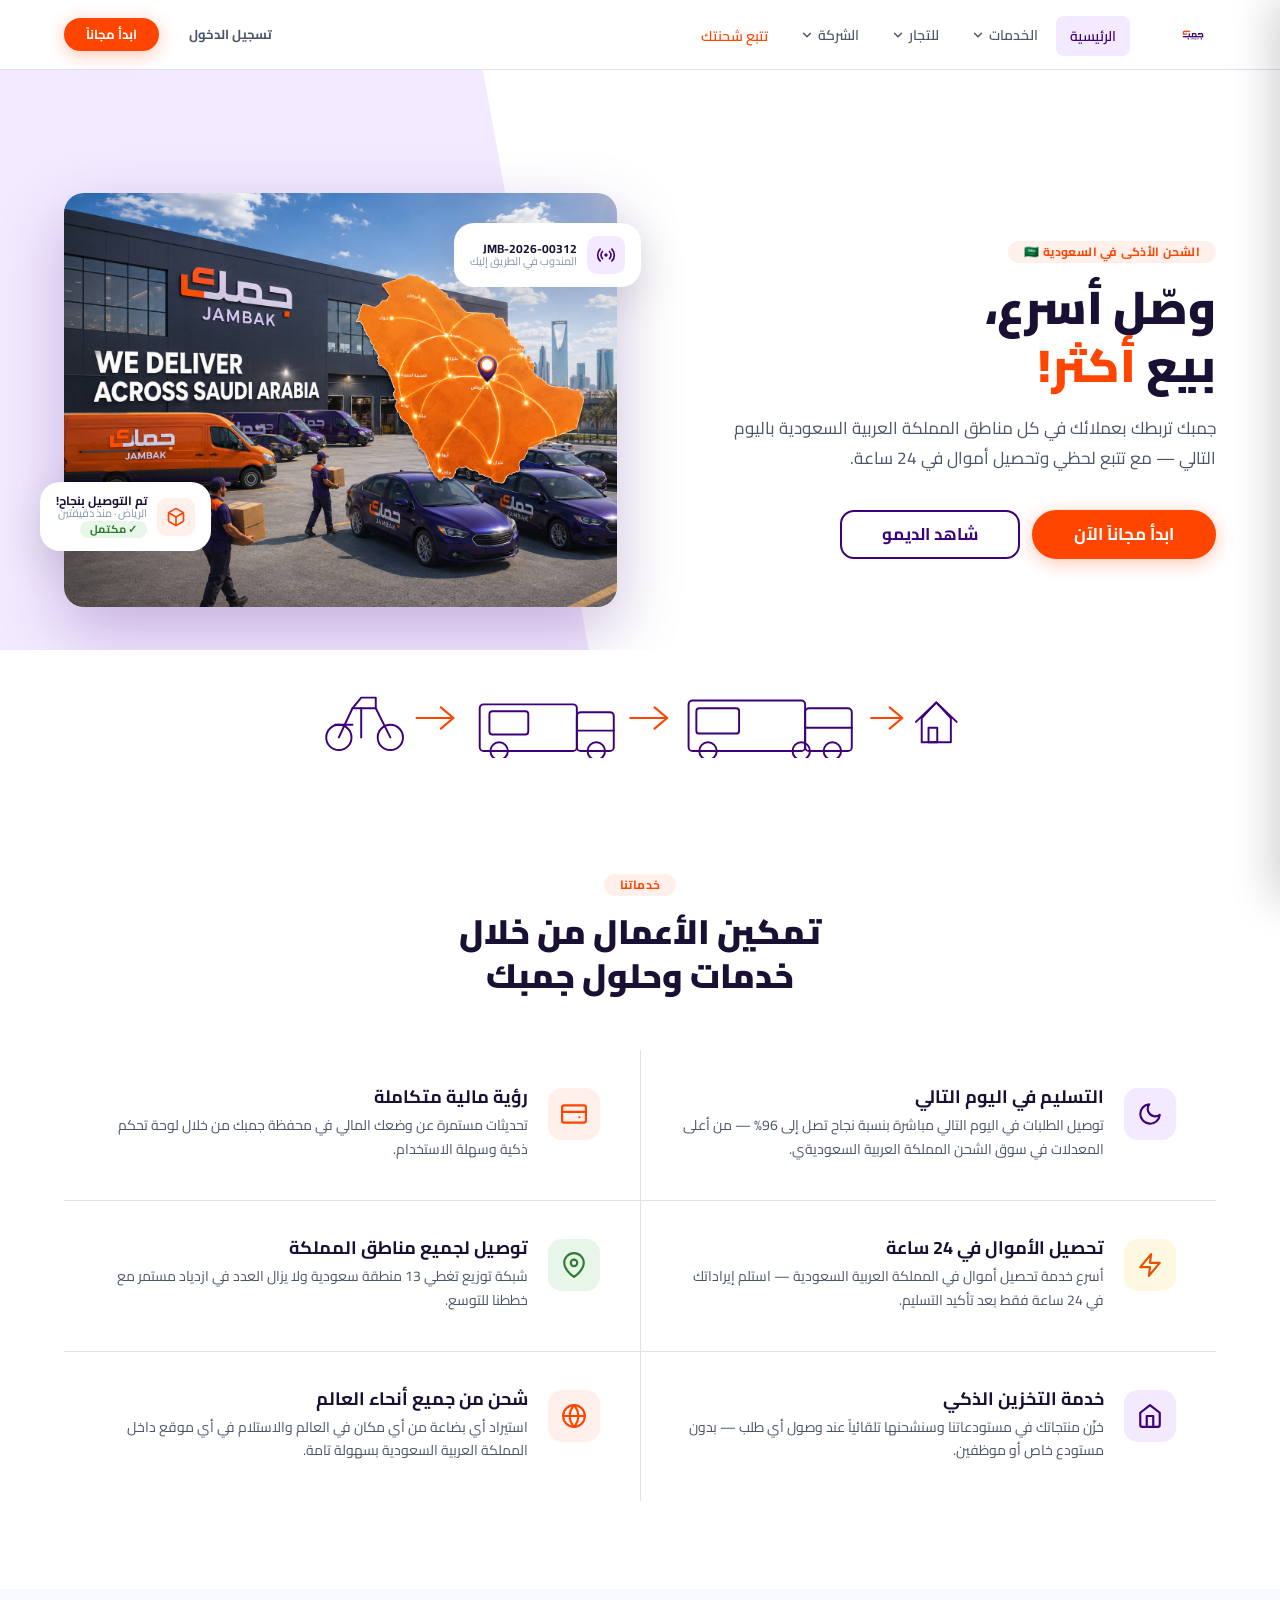
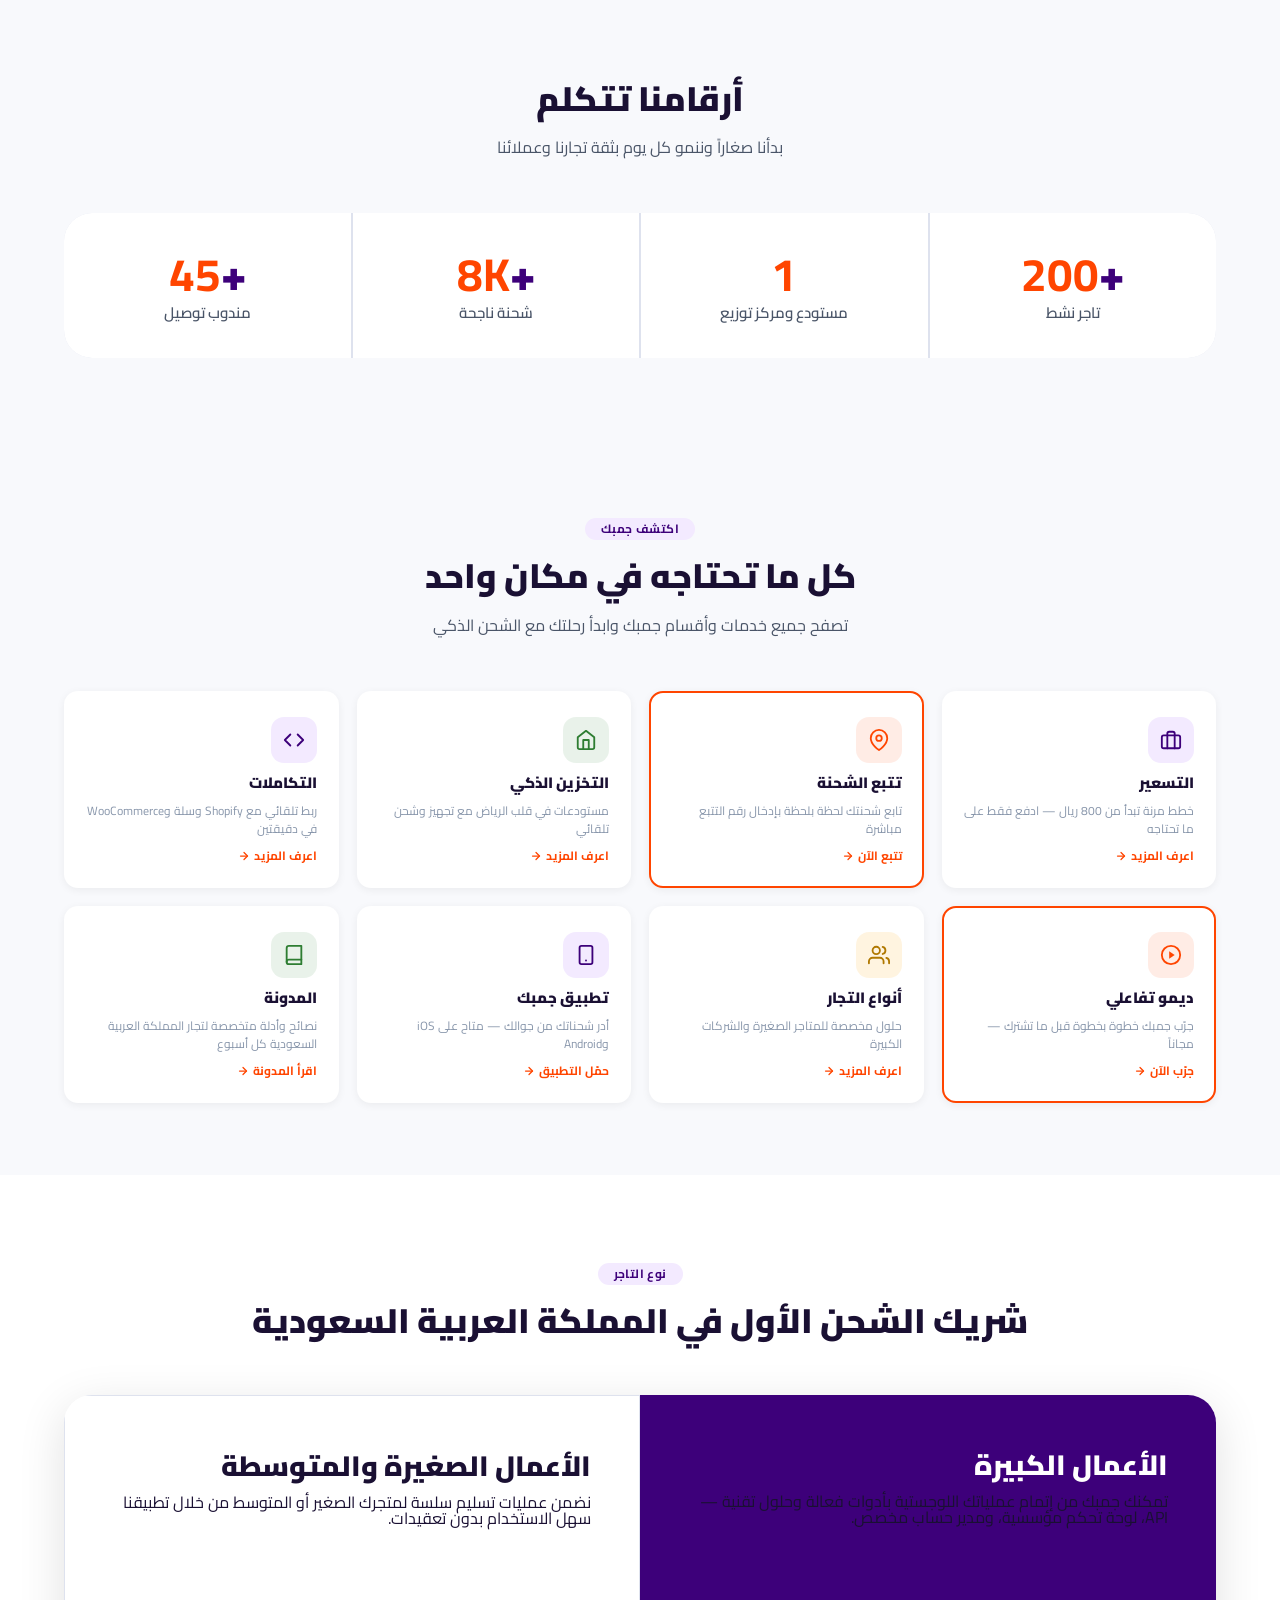
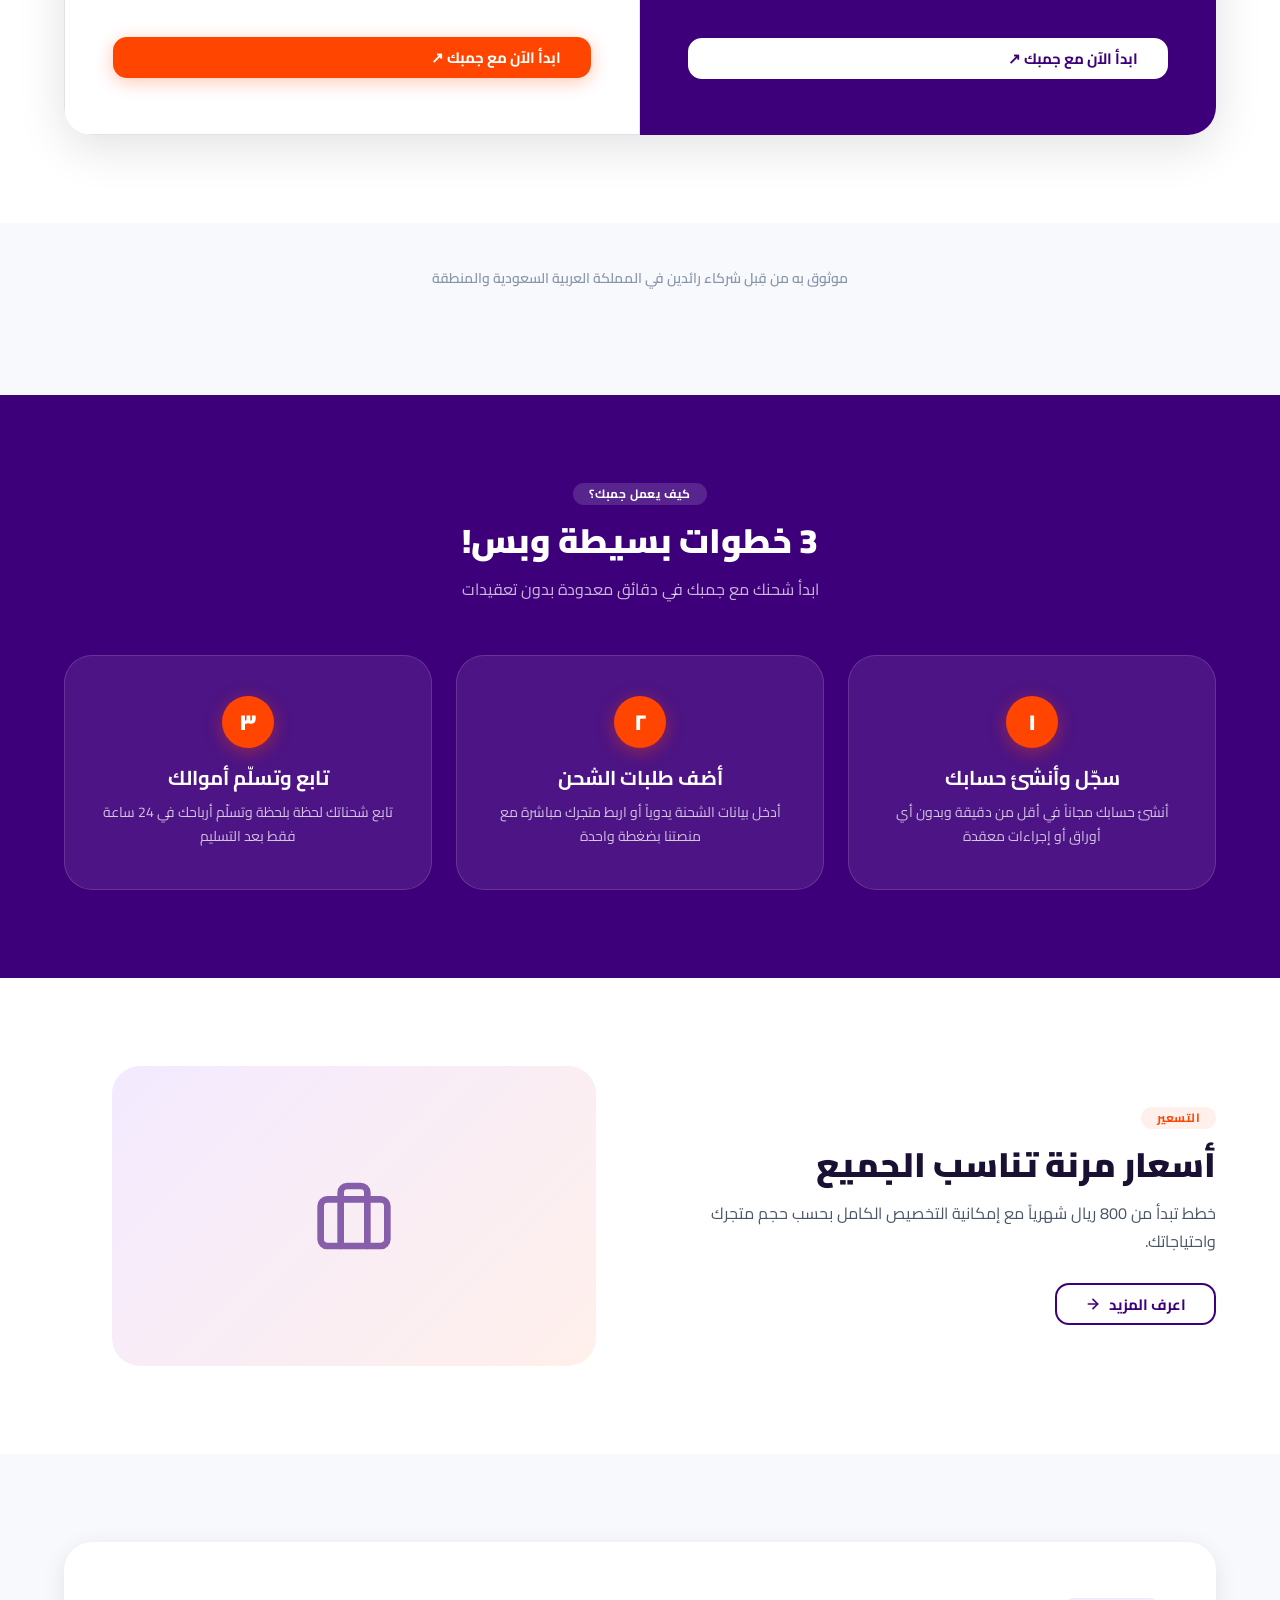
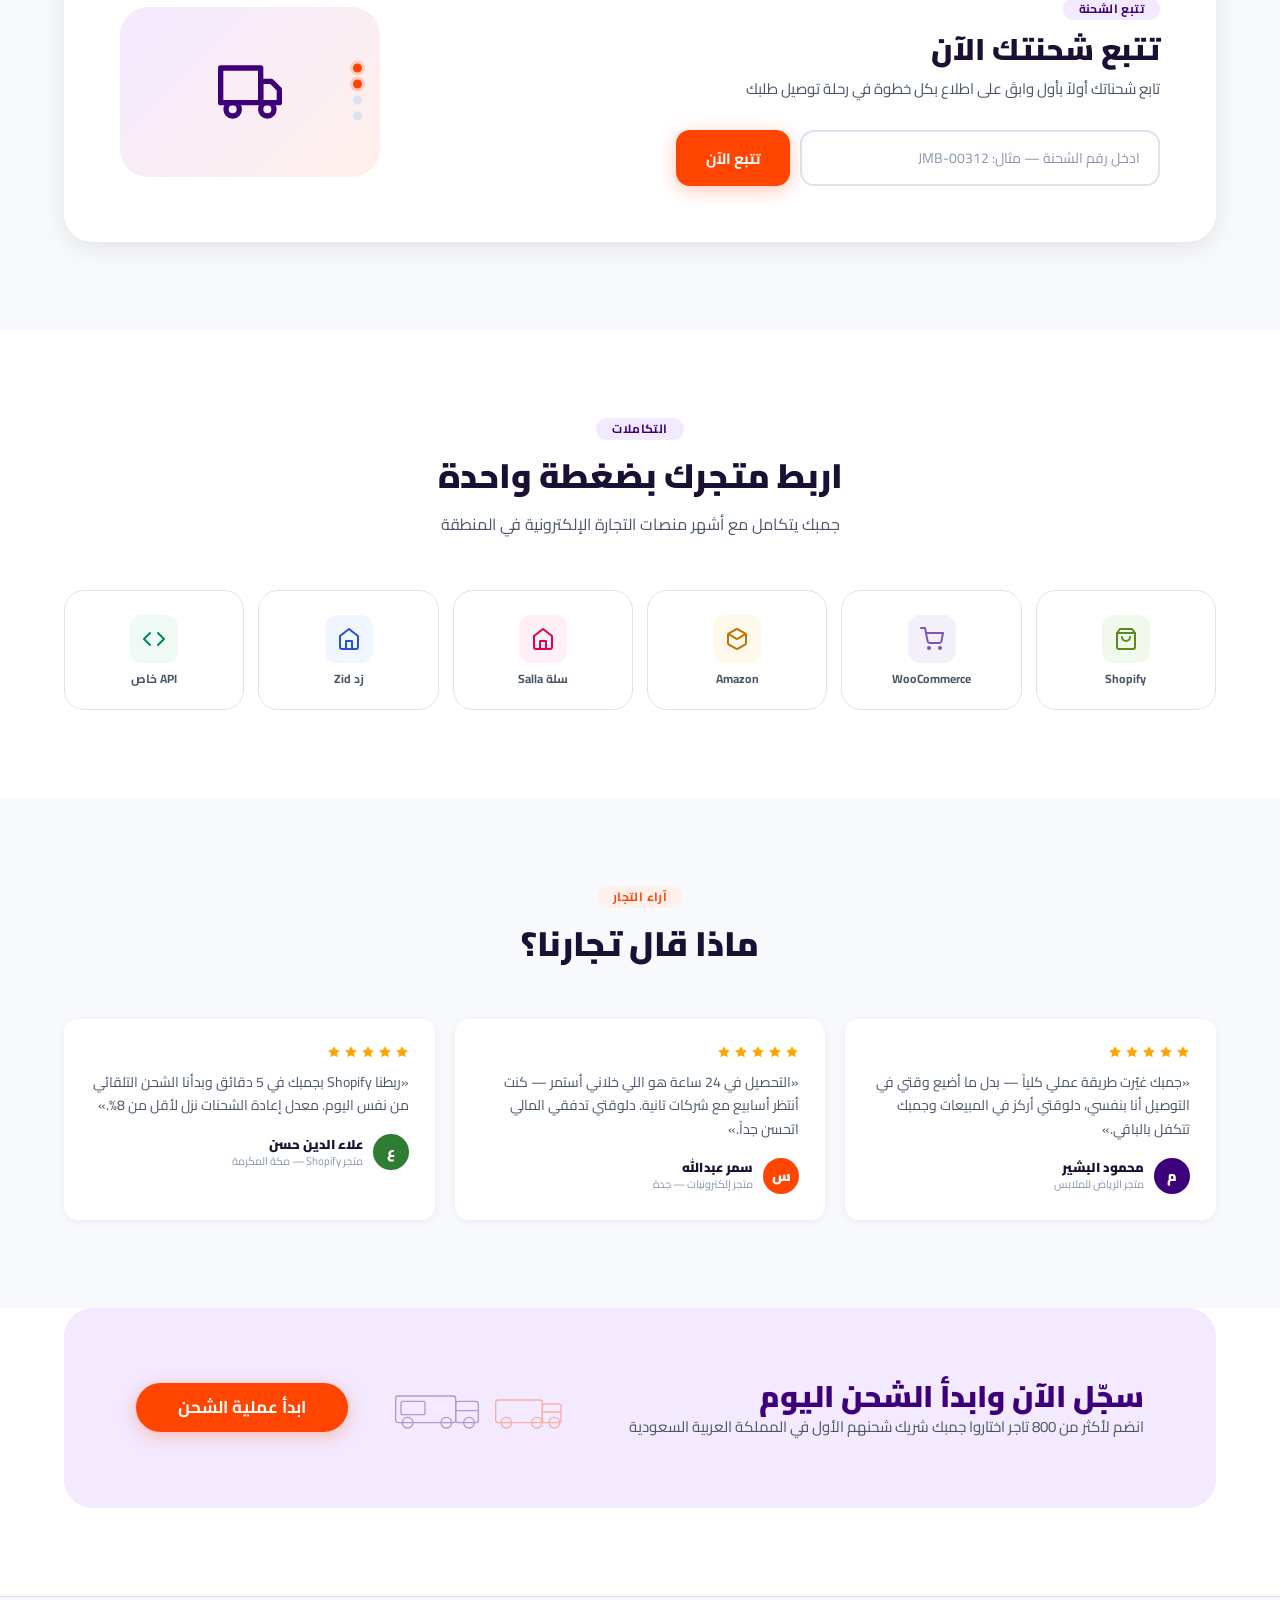
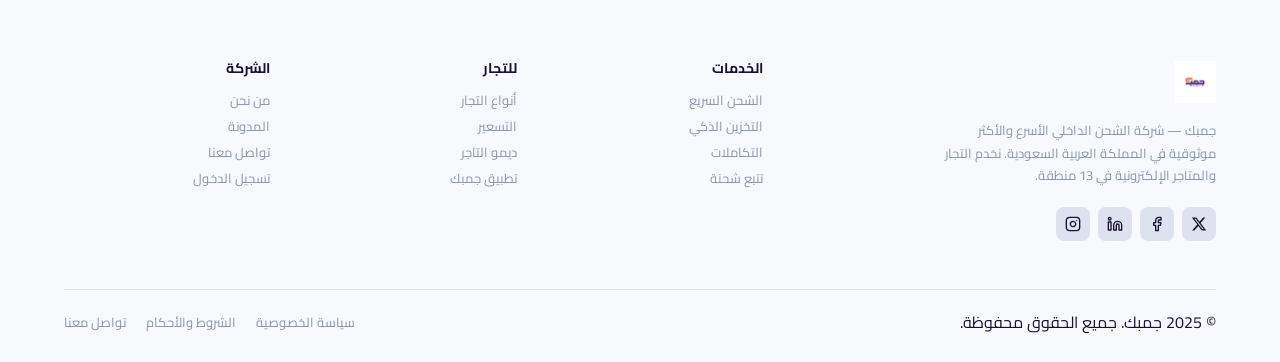
<file: index.html>
<!DOCTYPE html>
<html lang="ar" dir="rtl">
<head>
  <meta charset="UTF-8" />
  <meta name="viewport" content="width=device-width, initial-scale=1.0" />
  <title>جمبك | شركة الشحن الأولى في المملكة العربية السعودية</title>
  <link rel="preconnect" href="https://fonts.googleapis.com" />
  <link rel="preconnect" href="https://fonts.gstatic.com" crossorigin />
  <link href="https://fonts.googleapis.com/css2?family=Cairo:wght@400;500;600;700;900&display=swap" rel="stylesheet" />
  <link rel="stylesheet" href="base.css" />

  <svg style="display:none" aria-hidden="true" xmlns="http://www.w3.org/2000/svg">
    <defs>
      <symbol id="ic-moon"      viewBox="0 0 24 24" fill="none" stroke="currentColor" stroke-width="2" stroke-linecap="round" stroke-linejoin="round"><path d="M21 12.79A9 9 0 1 1 11.21 3 7 7 0 0 0 21 12.79z"/></symbol>
      <symbol id="ic-wallet"    viewBox="0 0 24 24" fill="none" stroke="currentColor" stroke-width="2" stroke-linecap="round" stroke-linejoin="round"><rect x="1" y="4" width="22" height="16" rx="2" ry="2"/><line x1="1" y1="10" x2="23" y2="10"/><circle cx="17" cy="15" r="1" fill="currentColor" stroke="none"/></symbol>
      <symbol id="ic-zap"       viewBox="0 0 24 24" fill="none" stroke="currentColor" stroke-width="2" stroke-linecap="round" stroke-linejoin="round"><polygon points="13 2 3 14 12 14 11 22 21 10 12 10 13 2"/></symbol>
      <symbol id="ic-map-pin"   viewBox="0 0 24 24" fill="none" stroke="currentColor" stroke-width="2" stroke-linecap="round" stroke-linejoin="round"><path d="M21 10c0 7-9 13-9 13s-9-6-9-13a9 9 0 0 1 18 0z"/><circle cx="12" cy="10" r="3"/></symbol>
      <symbol id="ic-warehouse" viewBox="0 0 24 24" fill="none" stroke="currentColor" stroke-width="2" stroke-linecap="round" stroke-linejoin="round"><path d="M3 9l9-7 9 7v11a2 2 0 0 1-2 2H5a2 2 0 0 1-2-2z"/><polyline points="9 22 9 12 15 12 15 22"/></symbol>
      <symbol id="ic-globe"     viewBox="0 0 24 24" fill="none" stroke="currentColor" stroke-width="2" stroke-linecap="round" stroke-linejoin="round"><circle cx="12" cy="12" r="10"/><line x1="2" y1="12" x2="22" y2="12"/><path d="M12 2a15.3 15.3 0 0 1 4 10 15.3 15.3 0 0 1-4 10 15.3 15.3 0 0 1-4-10 15.3 15.3 0 0 1 4-10z"/></symbol>
      <symbol id="ic-package"   viewBox="0 0 24 24" fill="none" stroke="currentColor" stroke-width="2" stroke-linecap="round" stroke-linejoin="round"><path d="M21 16V8a2 2 0 0 0-1-1.73l-7-4a2 2 0 0 0-2 0l-7 4A2 2 0 0 0 3 8v8a2 2 0 0 0 1 1.73l7 4a2 2 0 0 0 2 0l7-4A2 2 0 0 0 21 16z"/><polyline points="3.27 6.96 12 12.01 20.73 6.96"/><line x1="12" y1="22.08" x2="12" y2="12"/></symbol>
      <symbol id="ic-signal"    viewBox="0 0 24 24" fill="none" stroke="currentColor" stroke-width="2" stroke-linecap="round" stroke-linejoin="round"><circle cx="12" cy="12" r="2" fill="currentColor" stroke="none"/><path d="M16.24 7.76a6 6 0 0 1 0 8.49"/><path d="M7.76 7.76a6 6 0 0 0 0 8.49"/><path d="M19.07 4.93a10 10 0 0 1 0 14.14"/><path d="M4.93 4.93a10 10 0 0 0 0 14.14"/></symbol>
      <symbol id="ic-truck"     viewBox="0 0 24 24" fill="none" stroke="currentColor" stroke-width="2" stroke-linecap="round" stroke-linejoin="round"><rect x="1" y="3" width="15" height="13"/><polygon points="16 8 20 8 23 11 23 16 16 16 16 8"/><circle cx="5.5" cy="18.5" r="2.5"/><circle cx="18.5" cy="18.5" r="2.5"/></symbol>
      <symbol id="ic-briefcase" viewBox="0 0 24 24" fill="none" stroke="currentColor" stroke-width="2" stroke-linecap="round" stroke-linejoin="round"><rect x="2" y="7" width="20" height="14" rx="2" ry="2"/><path d="M16 21V5a2 2 0 0 0-2-2h-4a2 2 0 0 0-2 2v16"/></symbol>
      <symbol id="ic-check"     viewBox="0 0 24 24" fill="none" stroke="currentColor" stroke-width="3" stroke-linecap="round" stroke-linejoin="round"><polyline points="20 6 9 17 4 12"/></symbol>
      <symbol id="ic-arrow"     viewBox="0 0 24 24" fill="none" stroke="currentColor" stroke-width="2.5" stroke-linecap="round" stroke-linejoin="round"><line x1="5" y1="12" x2="19" y2="12"/><polyline points="12 5 19 12 12 19"/></symbol>
      <symbol id="ic-bag"       viewBox="0 0 24 24" fill="none" stroke="currentColor" stroke-width="2" stroke-linecap="round" stroke-linejoin="round"><path d="M6 2L3 6v14a2 2 0 0 0 2 2h14a2 2 0 0 0 2-2V6l-3-4z"/><line x1="3" y1="6" x2="21" y2="6"/><path d="M16 10a4 4 0 0 1-8 0"/></symbol>
      <symbol id="ic-cart"      viewBox="0 0 24 24" fill="none" stroke="currentColor" stroke-width="2" stroke-linecap="round" stroke-linejoin="round"><circle cx="9" cy="21" r="1"/><circle cx="20" cy="21" r="1"/><path d="M1 1h4l2.68 13.39a2 2 0 0 0 2 1.61h9.72a2 2 0 0 0 2-1.61L23 6H6"/></symbol>
      <symbol id="ic-box"       viewBox="0 0 24 24" fill="none" stroke="currentColor" stroke-width="2" stroke-linecap="round" stroke-linejoin="round"><path d="M21 16V8a2 2 0 0 0-1-1.73l-7-4a2 2 0 0 0-2 0l-7 4A2 2 0 0 0 3 8v8a2 2 0 0 0 1 1.73l7 4a2 2 0 0 0 2 0l7-4A2 2 0 0 0 21 16z"/><polyline points="3.27 6.96 12 12.01 20.73 6.96"/></symbol>
      <symbol id="ic-store"     viewBox="0 0 24 24" fill="none" stroke="currentColor" stroke-width="2" stroke-linecap="round" stroke-linejoin="round"><path d="M3 9l9-7 9 7v11a2 2 0 0 1-2 2H5a2 2 0 0 1-2-2z"/><rect x="9" y="14" width="6" height="8"/></symbol>
      <symbol id="ic-code"      viewBox="0 0 24 24" fill="none" stroke="currentColor" stroke-width="2" stroke-linecap="round" stroke-linejoin="round"><polyline points="16 18 22 12 16 6"/><polyline points="8 6 2 12 8 18"/></symbol>
      <symbol id="ic-x"         viewBox="0 0 24 24" fill="currentColor"><path d="M18.244 2.25h3.308l-7.227 8.26 8.502 11.24H16.17l-5.214-6.817L4.99 21.75H1.68l7.73-8.835L1.254 2.25H8.08l4.713 6.231zm-1.161 17.52h1.833L7.084 4.126H5.117z"/></symbol>
      <symbol id="ic-fb"        viewBox="0 0 24 24" fill="none" stroke="currentColor" stroke-width="2" stroke-linecap="round" stroke-linejoin="round"><path d="M18 2h-3a5 5 0 0 0-5 5v3H7v4h3v8h4v-8h3l1-4h-4V7a1 1 0 0 1 1-1h3z"/></symbol>
      <symbol id="ic-li"        viewBox="0 0 24 24" fill="none" stroke="currentColor" stroke-width="2" stroke-linecap="round" stroke-linejoin="round"><path d="M16 8a6 6 0 0 1 6 6v7h-4v-7a2 2 0 0 0-2-2 2 2 0 0 0-2 2v7h-4v-7a6 6 0 0 1 6-6z"/><rect x="2" y="9" width="4" height="12"/><circle cx="4" cy="4" r="2"/></symbol>
      <symbol id="ic-ig"        viewBox="0 0 24 24" fill="none" stroke="currentColor" stroke-width="2" stroke-linecap="round" stroke-linejoin="round"><rect x="2" y="2" width="20" height="20" rx="5" ry="5"/><path d="M16 11.37A4 4 0 1 1 12.63 8 4 4 0 0 1 16 11.37z"/><line x1="17.5" y1="6.5" x2="17.51" y2="6.5"/></symbol>
      <symbol id="ic-phone"     viewBox="0 0 24 24" fill="none" stroke="currentColor" stroke-width="2" stroke-linecap="round" stroke-linejoin="round"><rect x="5" y="2" width="14" height="20" rx="2" ry="2"/><line x1="12" y1="18" x2="12.01" y2="18"/></symbol>
      <symbol id="ic-book"      viewBox="0 0 24 24" fill="none" stroke="currentColor" stroke-width="2" stroke-linecap="round" stroke-linejoin="round"><path d="M4 19.5A2.5 2.5 0 0 1 6.5 17H20"/><path d="M6.5 2H20v20H6.5A2.5 2.5 0 0 1 4 19.5v-15A2.5 2.5 0 0 1 6.5 2z"/></symbol>
      <symbol id="ic-play"      viewBox="0 0 24 24" fill="currentColor"><circle cx="12" cy="12" r="10" fill="none" stroke="currentColor" stroke-width="2"/><polygon points="10,8 16,12 10,16"/></symbol>
      <symbol id="ic-users"     viewBox="0 0 24 24" fill="none" stroke="currentColor" stroke-width="2" stroke-linecap="round" stroke-linejoin="round"><path d="M17 21v-2a4 4 0 0 0-4-4H5a4 4 0 0 0-4 4v2"/><circle cx="9" cy="7" r="4"/><path d="M23 21v-2a4 4 0 0 0-3-3.87"/><path d="M16 3.13a4 4 0 0 1 0 7.75"/></symbol>
      <symbol id="ic-star"      viewBox="0 0 24 24" fill="currentColor"><polygon points="12 2 15.09 8.26 22 9.27 17 14.14 18.18 21.02 12 17.77 5.82 21.02 7 14.14 2 9.27 8.91 8.26 12 2"/></symbol>
      <symbol id="ic-chevron"   viewBox="0 0 24 24" fill="none" stroke="currentColor" stroke-width="2.5" stroke-linecap="round" stroke-linejoin="round"><polyline points="6 9 12 15 18 9"/></symbol>
    </defs>
  </svg>

  <style>
    /* ── NAV DROPDOWN ── */
    .nav-item-dd { position: relative; }
    .nav-item-dd > a { display: flex; align-items: center; gap: 4px; }
    .nav-item-dd > a svg { width: 14px; height: 14px; transition: transform .2s; }
    .nav-item-dd:hover > a svg { transform: rotate(180deg); }
    .dropdown {
      position: absolute; top: calc(100% + 10px); right: 0;
      background: var(--white); border-radius: var(--radius-md);
      box-shadow: 0 12px 40px rgba(61,0,122,.14);
      border: 1.5px solid var(--gray-mid);
      min-width: 220px; padding: 8px;
      opacity: 0; pointer-events: none; transform: translateY(-8px);
      transition: opacity .2s, transform .2s;
      z-index: 200;
    }
    .nav-item-dd:hover .dropdown { opacity: 1; pointer-events: auto; transform: translateY(0); }
    .dropdown a {
      display: flex; align-items: center; gap: 10px;
      padding: 10px 12px; border-radius: 8px;
      font-size: 13px; font-weight: 700; color: var(--text-mid);
      transition: var(--transition);
    }
    .dropdown a:hover { background: var(--purple-light); color: var(--purple); }
    .dropdown a svg { width: 16px; height: 16px; flex-shrink: 0; }
    .dropdown-sep { height: 1px; background: var(--gray-mid); margin: 6px 0; }

    /* ── HERO ── */
    .hero {
      display: flex; align-items: center; justify-content: space-between;
      padding: 80px 64px 0; min-height: 580px;
      position: relative; overflow: hidden; background: var(--white);
    }
    .hero::after {
      content: ''; position: absolute;
      left: 0; top: 0; bottom: 0; width: 46%;
      background: var(--purple-light);
      clip-path: polygon(0 0, 82% 0, 100% 100%, 0 100%);
      z-index: 0;
    }
    .hero-text { flex: 1; max-width: 520px; position: relative; z-index: 1; }
    .hero-text h1 { font-size: 46px; font-weight: 900; line-height: 1.25; color: var(--text); margin-bottom: 20px; }
    .hero-text h1 em { font-style: normal; color: var(--orange); }
    .hero-text p { font-size: 17px; color: var(--text-mid); line-height: 1.75; margin-bottom: 36px; }
    .hero-btns { display: flex; gap: 12px; flex-wrap: wrap; }

    .hero-visual { flex: 0 0 48%; position: relative; z-index: 1; display: flex; align-items: center; justify-content: center; }
    .hero-photo-wrap {
      width: 100%; border-radius: 20px; overflow: hidden;
      box-shadow: 0 24px 64px rgba(61,0,122,.25);
    }
    .hero-photo-wrap img { width: 100%; height: auto; display: block; }

    .hero-tag { position: absolute; background: var(--white); border-radius: var(--radius-lg); padding: 13px 16px; box-shadow: var(--shadow-lg); display: flex; align-items: center; gap: 10px; animation: float 3s ease-in-out infinite; }
    .hero-tag.t1 { bottom: 56px; left: -24px; }
    .hero-tag.t2 { top: 30px; right: -24px; animation-delay: 1.5s; }
    .htag-icon { width: 38px; height: 38px; border-radius: 10px; display: flex; align-items: center; justify-content: center; flex-shrink: 0; }
    .htag-icon svg { width: 20px; height: 20px; }
    .htag-icon.orange { background: var(--orange-light); color: var(--orange); }
    .htag-icon.purple { background: var(--purple-light); color: var(--purple); }
    .htag-info h5 { font-size: 12px; font-weight: 700; color: var(--text); margin-bottom: 1px; }
    .htag-info p  { font-size: 11px; color: var(--text-light); }
    @keyframes float { 0%,100%{transform:translateY(0)} 50%{transform:translateY(-9px)} }

    /* ── DELIVERY BAR ── */
    .delivery-bar { display: flex; align-items: center; justify-content: center; padding: 28px 64px; background: var(--white); }
    .delivery-bar svg { width: min(680px,90vw); height: 80px; }

    /* ── SERVICES GRID ── */
    .services-grid { display: grid; grid-template-columns: 1fr 1fr; column-gap: 0; row-gap: 0; }
    .svc-item { display: flex; gap: 20px; align-items: flex-start; padding: 38px 40px; border-bottom: 1px solid var(--gray-mid); }
    .svc-item:nth-child(odd)  { border-left: 1px solid var(--gray-mid); }
    .svc-item:nth-last-child(-n+2) { border-bottom: 0; }
    .svc-icon { width: 52px; height: 52px; min-width: 52px; border-radius: 14px; display: flex; align-items: center; justify-content: center; }
    .svc-icon svg { width: 26px; height: 26px; }
    .svc-text h3 { font-size: 18px; font-weight: 700; color: var(--text); margin-bottom: 8px; }
    .svc-text p  { font-size: 14px; color: var(--text-mid); line-height: 1.7; }

    /* ── STATS ── */
    .stats-wrap { display: grid; grid-template-columns: repeat(4,1fr); gap: 2px; background: var(--gray-mid); border-radius: var(--radius-xl); overflow: hidden; }

    /* ── PAGES SHOWCASE ── */
    .pages-showcase { padding: 72px 64px; background: var(--bg); }
    .pages-grid { display: grid; grid-template-columns: repeat(4,1fr); gap: 18px; }
    .page-card {
      background: var(--white); border-radius: var(--radius-md);
      padding: 24px 20px; box-shadow: var(--shadow-sm);
      text-decoration: none; color: inherit;
      transition: transform var(--transition), box-shadow var(--transition), border-color var(--transition);
      border: 2px solid transparent;
      display: flex; flex-direction: column; gap: 12px;
    }
    .page-card:hover { transform: translateY(-4px); box-shadow: var(--shadow-md); border-color: var(--purple-light); }
    .page-card.featured-page { border-color: var(--orange); }
    .page-card.featured-page:hover { border-color: var(--orange-dim); }
    .pc-icon { width: 46px; height: 46px; border-radius: 13px; display: flex; align-items: center; justify-content: center; }
    .pc-icon svg { width: 22px; height: 22px; }
    .pc-icon.purple { background: var(--purple-light); color: var(--purple); }
    .pc-icon.orange { background: rgba(255,69,0,.1); color: var(--orange); }
    .pc-icon.green  { background: rgba(46,125,50,.1); color: #2E7D32; }
    .pc-icon.yellow { background: rgba(255,165,0,.12); color: #b07800; }
    .page-card h3 { font-size: 15px; font-weight: 900; color: var(--text); }
    .page-card p  { font-size: 12px; color: var(--text-light); line-height: 1.5; flex: 1; }
    .page-card .pc-link { font-size: 12px; font-weight: 700; color: var(--orange); display: flex; align-items: center; gap: 4px; }
    .page-card .pc-link svg { width: 12px; height: 12px; }

    /* ── PRICING CARDS ── */
    .pricing-cards { display: grid; grid-template-columns: 1fr 1fr; border-radius: var(--radius-xl); overflow: hidden; box-shadow: var(--shadow-lg); }
    .p-card { padding: 56px 48px; display: flex; flex-direction: column; justify-content: space-between; min-height: 340px; }
    .p-card.dark  { background: var(--purple); }
    .p-card.light { background: var(--white); border: 1.5px solid var(--gray-mid); }
    .p-card h2 { font-size: 28px; font-weight: 900; margin-bottom: 14px; }
    .p-card.dark h2  { color: var(--white); }
    .p-card.light h2 { color: var(--text); }
    .p-card > p { font-size: 15px; line-height: 1.75; margin-bottom: 28px; }
    .p-card.dark  > p { color: rgba(255,255,255,.72); }
    .p-card.light > p { color: var(--text-mid); }

    /* ── PRICING FLEX ── */
    .pricing-flex { display: flex; align-items: center; gap: 60px; }
    .pricing-visual { flex: 0 0 42%; height: 300px; background: linear-gradient(135deg, var(--purple-light), var(--orange-light)); border-radius: var(--radius-xl); display: flex; align-items: center; justify-content: center; }
    .pricing-visual svg { width: 80px; height: 80px; color: var(--purple); opacity: .6; }

    /* ── TRACK BOX ── */
    .track-box { background: var(--white); border-radius: var(--radius-xl); box-shadow: var(--shadow-md); padding: 56px; display: flex; align-items: center; gap: 56px; }
    .track-content { flex: 1; }
    .track-content h2 { font-size: 30px; font-weight: 900; margin-bottom: 12px; }
    .track-content p  { font-size: 15px; color: var(--text-mid); line-height: 1.75; margin-bottom: 28px; }
    .track-form { display: flex; gap: 10px; }
    .track-visual { flex: 0 0 260px; }
    .track-svg-box { width: 260px; height: 170px; background: linear-gradient(135deg, var(--purple-light), var(--orange-light)); border-radius: var(--radius-xl); display: flex; align-items: center; justify-content: center; position: relative; }
    .track-svg-box svg.truck-icon { width: 64px; height: 64px; color: var(--purple); }
    .track-dots { position: absolute; right: 18px; top: 50%; transform: translateY(-50%); display: flex; flex-direction: column; gap: 7px; }
    .dot { width: 9px; height: 9px; border-radius: 50%; background: var(--gray-mid); }
    .dot.on { background: var(--orange); box-shadow: 0 0 0 3px rgba(255,69,0,.2); }

    /* ── INTEGRATIONS ── */
    .integ-grid { display: grid; grid-template-columns: repeat(6,1fr); gap: 14px; margin-top: 48px; }
    .integ-card { background: var(--white); border: 1.5px solid var(--gray-mid); border-radius: var(--radius-lg); padding: 24px 14px; text-align: center; transition: var(--transition); cursor: pointer; text-decoration: none; display: block; }
    .integ-card:hover { border-color: var(--orange); box-shadow: 0 6px 22px rgba(255,69,0,.12); transform: translateY(-4px); }
    .integ-card .ic-wrap { width: 48px; height: 48px; border-radius: 12px; margin: 0 auto 10px; display: flex; align-items: center; justify-content: center; }
    .integ-card .ic-wrap svg { width: 24px; height: 24px; }
    .integ-card p { font-size: 12px; font-weight: 700; color: var(--text-mid); }

    /* ── HOW IT WORKS ── */
    .steps-grid { display: grid; grid-template-columns: repeat(3,1fr); gap: 24px; }
    .step-card { background: rgba(255,255,255,.08); border: 1px solid rgba(255,255,255,.14); border-radius: var(--radius-xl); padding: 40px 30px; text-align: center; transition: var(--transition); }
    .step-card:hover { background: rgba(255,255,255,.14); transform: translateY(-6px); }
    .step-num { width: 52px; height: 52px; border-radius: 50%; background: var(--orange); display: flex; align-items: center; justify-content: center; font-size: 22px; font-weight: 900; color: var(--white); margin: 0 auto 20px; box-shadow: 0 4px 18px rgba(255,69,0,.4); }
    .step-card h3 { font-size: 20px; font-weight: 700; color: var(--white); margin-bottom: 12px; }
    .step-card p  { font-size: 14px; color: rgba(255,255,255,.75); line-height: 1.75; }

    /* ── TESTIMONIALS ── */
    .testi-row { display: grid; grid-template-columns: repeat(3,1fr); gap: 20px; }
    .testi-card { background: var(--white); padding: 26px; border-radius: var(--radius-md); box-shadow: var(--shadow-sm); }
    .testi-stars { display: flex; gap: 3px; margin-bottom: 12px; }
    .testi-stars svg { width: 14px; height: 14px; fill: var(--yellow); color: var(--yellow); }
    .testi-card p { font-size: 14px; color: var(--text-mid); line-height: 1.7; margin-bottom: 16px; }
    .testi-author { display: flex; align-items: center; gap: 10px; }
    .testi-av { width: 36px; height: 36px; border-radius: 50%; display: flex; align-items: center; justify-content: center; font-weight: 900; font-size: 14px; color: var(--white); flex-shrink: 0; }
    .testi-author strong { font-size: 13px; display: block; font-weight: 900; }
    .testi-author span   { font-size: 11px; color: var(--text-light); }

    /* ── RESPONSIVE ── */
    @media (max-width: 1024px) {
      .hero { flex-direction: column; gap: 40px; padding: 60px 28px 40px; }
      .hero::after { display: none; }
      .hero-text { text-align: center; }
      .hero-text h1 { font-size: 34px; }
      .hero-tag.t1 { bottom: 10px; left: 0; }
      .hero-tag.t2 { top: 10px; right: 0; }
      .services-grid { grid-template-columns: 1fr; }
      .svc-item:nth-child(odd) { border-left: none; }
      .svc-item { padding: 28px 20px; }
      .stats-wrap { grid-template-columns: repeat(2,1fr); }
      .pricing-cards { grid-template-columns: 1fr; }
      .pricing-flex { flex-direction: column; }
      .pricing-visual { display: none; }
      .track-box { flex-direction: column; padding: 32px; }
      .track-visual { display: none; }
      .integ-grid { grid-template-columns: repeat(3,1fr); }
      .steps-grid { grid-template-columns: 1fr; }
      .pages-grid { grid-template-columns: repeat(2,1fr); }
      .testi-row  { grid-template-columns: 1fr; }
      .nav-item-dd .dropdown { right: auto; left: 0; }
    }
    @media (max-width: 640px) {
      .pages-grid { grid-template-columns: 1fr 1fr; }
      .pages-showcase { padding: 48px 20px; }
    }
  </style>
</head>
<body>

<!-- ══ NAVBAR ══ -->
<nav class="nav">
  <div class="nav-logo"><img src="جمبك.jpg" alt="جمبك"/></div>
  <ul class="nav-links">
    <li><a href="index.html" class="active">الرئيسية</a></li>

    <li class="nav-item-dd">
      <a href="#">الخدمات <svg><use href="#ic-chevron"/></svg></a>
      <div class="dropdown">
        <a href="index.html#services"><svg><use href="#ic-truck"/></svg> الشحن السريع</a>
        <a href="storage.html"><svg><use href="#ic-warehouse"/></svg> التخزين الذكي</a>
        <a href="integrations.html"><svg><use href="#ic-code"/></svg> التكاملات</a>
        <a href="tracking.html"><svg><use href="#ic-map-pin"/></svg> تتبع الشحنة</a>
      </div>
    </li>

    <li class="nav-item-dd">
      <a href="#">للتجار <svg><use href="#ic-chevron"/></svg></a>
      <div class="dropdown">
        <a href="merchant.html"><svg><use href="#ic-users"/></svg> أنواع التجار</a>
        <a href="demo.html"><svg><use href="#ic-play"/></svg> ديمو تفاعلي</a>
        <a href="pricing.html"><svg><use href="#ic-briefcase"/></svg> التسعير</a>
        <a href="app.html"><svg><use href="#ic-phone"/></svg> تطبيق جمبك</a>
      </div>
    </li>

    <li class="nav-item-dd">
      <a href="#">الشركة <svg><use href="#ic-chevron"/></svg></a>
      <div class="dropdown">
        <a href="about.html"><svg><use href="#ic-users"/></svg> من نحن</a>
        <a href="blog.html"><svg><use href="#ic-book"/></svg> المدونة</a>
        <a href="contact.html"><svg><use href="#ic-phone"/></svg> تواصل معنا</a>
      </div>
    </li>

    <li><a href="tracking.html" class="highlight">تتبع شحنتك</a></li>
  </ul>
  <div class="nav-actions">
    <a href="login.html"    class="btn btn-ghost btn-sm">تسجيل الدخول</a>
    <a href="register.html" class="btn btn-primary btn-sm btn-pill">ابدأ مجاناً</a>
  </div>
</nav>

<!-- ══ HERO ══ -->
<section class="hero" id="hero">
  <div class="hero-text">
    <span class="sec-tag orange" style="margin-bottom:16px">الشحن الأذكى في السعودية 🇸🇦</span>
    <h1>وصّل أسرع،<br/>بيع <em>أكثر!</em></h1>
    <p>جمبك تربطك بعملائك في كل مناطق المملكة العربية السعودية باليوم التالي — مع تتبع لحظي وتحصيل أموال في 24 ساعة.</p>
    <div class="hero-btns">
      <a href="register.html" class="btn btn-primary btn-lg btn-pill">ابدأ مجاناً الآن</a>
      <a href="demo.html"     class="btn btn-outline btn-lg">شاهد الديمو</a>
    </div>
  </div>

  <div class="hero-visual">
    <div class="hero-photo-wrap">
      <img src="ksa-hero.png" alt="جمبك - نوصّل لكل مناطق المملكة"/>
    </div>
    <div class="hero-tag t1">
      <div class="htag-icon orange"><svg><use href="#ic-package"/></svg></div>
      <div class="htag-info">
        <h5>تم التوصيل بنجاح!</h5>
        <p>الرياض · منذ دقيقتين</p>
        <span class="badge green">✓ مكتمل</span>
      </div>
    </div>
    <div class="hero-tag t2">
      <div class="htag-icon purple"><svg><use href="#ic-signal"/></svg></div>
      <div class="htag-info">
        <h5>JMB-2026-00312</h5>
        <p>المندوب في الطريق إليك</p>
      </div>
    </div>
  </div>
</section>

<!-- ══ DELIVERY BAR ══ -->
<div class="delivery-bar">
  <svg viewBox="0 0 700 80" fill="none" xmlns="http://www.w3.org/2000/svg" aria-hidden="true">
    <g stroke="#3D007A" stroke-width="2" stroke-linecap="round" stroke-linejoin="round">
      <circle cx="40" cy="60" r="13"/><circle cx="93" cy="60" r="13"/>
      <path d="M40 60 L54 30 L78 30 L93 60"/><path d="M54 30 L63 19 L78 19 L78 30"/><path d="M63 30 L63 60"/><path d="M36 47 L54 47"/>
    </g>
    <path d="M120 40 L158 40 M145 29 L158 40 L145 51" stroke="#FF4500" stroke-width="2.2" stroke-linecap="round" stroke-linejoin="round"/>
    <g stroke="#3D007A" stroke-width="2" stroke-linecap="round" stroke-linejoin="round">
      <rect x="185" y="26" width="100" height="48" rx="4"/><rect x="285" y="34" width="38" height="40" rx="4"/>
      <circle cx="205" cy="74" r="9"/><circle cx="305" cy="74" r="9"/>
      <line x1="285" y1="53" x2="323" y2="53"/><rect x="195" y="33" width="40" height="24" rx="3"/>
    </g>
    <path d="M340 40 L378 40 M365 29 L378 40 L365 51" stroke="#FF4500" stroke-width="2.2" stroke-linecap="round" stroke-linejoin="round"/>
    <g stroke="#3D007A" stroke-width="2" stroke-linecap="round" stroke-linejoin="round">
      <rect x="400" y="22" width="120" height="52" rx="4"/><rect x="520" y="30" width="48" height="44" rx="4"/>
      <circle cx="420" cy="74" r="9"/><circle cx="516" cy="74" r="9"/><circle cx="548" cy="74" r="9"/>
      <line x1="520" y1="50" x2="568" y2="50"/><rect x="408" y="30" width="44" height="26" rx="3"/>
    </g>
    <path d="M588 40 L620 40 M607 29 L620 40 L607 51" stroke="#FF4500" stroke-width="2.2" stroke-linecap="round" stroke-linejoin="round"/>
    <g stroke="#3D007A" stroke-width="2" stroke-linecap="round" stroke-linejoin="round">
      <path d="M640 65 L640 40 L655 24 L670 40 L670 65 Z"/><rect x="647" y="50" width="9" height="15"/><path d="M634 44 L655 24 L676 44"/>
    </g>
  </svg>
</div>

<!-- ══ SERVICES ══ -->
<section class="section" id="services">
  <div class="sec-header center">
    <span class="sec-tag orange">خدماتنا</span>
    <h2 class="sec-title">تمكين الأعمال من خلال<br/>خدمات وحلول جمبك</h2>
  </div>
  <div class="services-grid">
    <div class="svc-item">
      <div class="svc-icon icon-box purple"><svg><use href="#ic-moon"/></svg></div>
      <div class="svc-text">
        <h3>التسليم في اليوم التالي</h3>
        <p>توصيل الطلبات في اليوم التالي مباشرة بنسبة نجاح تصل إلى 96% — من أعلى المعدلات في سوق الشحن المملكة العربية السعوديةي.</p>
      </div>
    </div>
    <div class="svc-item">
      <div class="svc-icon icon-box orange"><svg><use href="#ic-wallet"/></svg></div>
      <div class="svc-text">
        <h3>رؤية مالية متكاملة</h3>
        <p>تحديثات مستمرة عن وضعك المالي في محفظة جمبك من خلال لوحة تحكم ذكية وسهلة الاستخدام.</p>
      </div>
    </div>
    <div class="svc-item">
      <div class="svc-icon icon-box yellow"><svg><use href="#ic-zap"/></svg></div>
      <div class="svc-text">
        <h3>تحصيل الأموال في 24 ساعة</h3>
        <p>أسرع خدمة تحصيل أموال في المملكة العربية السعودية — استلم إيراداتك في 24 ساعة فقط بعد تأكيد التسليم.</p>
      </div>
    </div>
    <div class="svc-item">
      <div class="svc-icon icon-box green"><svg><use href="#ic-map-pin"/></svg></div>
      <div class="svc-text">
        <h3>توصيل لجميع مناطق المملكة</h3>
        <p>شبكة توزيع تغطي 13 منطقة سعودية ولا يزال العدد في ازدياد مستمر مع خططنا للتوسع.</p>
      </div>
    </div>
    <div class="svc-item">
      <div class="svc-icon icon-box purple"><svg><use href="#ic-warehouse"/></svg></div>
      <div class="svc-text">
        <h3>خدمة التخزين الذكي</h3>
        <p>خزّن منتجاتك في مستودعاتنا وسنشحنها تلقائياً عند وصول أي طلب — بدون مستودع خاص أو موظفين.</p>
      </div>
    </div>
    <div class="svc-item">
      <div class="svc-icon icon-box orange"><svg><use href="#ic-globe"/></svg></div>
      <div class="svc-text">
        <h3>شحن من جميع أنحاء العالم</h3>
        <p>استيراد أي بضاعة من أي مكان في العالم والاستلام في أي موقع داخل المملكة العربية السعودية بسهولة تامة.</p>
      </div>
    </div>
  </div>
</section>

<!-- ══ STATS ══ -->
<section class="section bg-gray" style="padding-top:0">
  <div class="sec-header center" style="padding-top:88px">
    <h2 class="sec-title">أرقامنا تتكلم</h2>
    <p class="sec-sub">بدأنا صغاراً وننمو كل يوم بثقة تجارنا وعملائنا</p>
  </div>
  <div class="stats-wrap">
    <div class="stat-box">
      <div class="stat-num">+<b>200</b></div>
      <div class="stat-lbl">تاجر نشط</div>
    </div>
    <div class="stat-box">
      <div class="stat-num"><b>1</b></div>
      <div class="stat-lbl">مستودع ومركز توزيع</div>
    </div>
    <div class="stat-box">
      <div class="stat-num">+<b>8K</b></div>
      <div class="stat-lbl">شحنة ناجحة</div>
    </div>
    <div class="stat-box">
      <div class="stat-num">+<b>45</b></div>
      <div class="stat-lbl">مندوب توصيل</div>
    </div>
  </div>
</section>

<!-- ══ PAGES SHOWCASE ══ -->
<div class="pages-showcase">
  <div class="sec-header center">
    <span class="sec-tag purple">اكتشف جمبك</span>
    <h2 class="sec-title">كل ما تحتاجه في مكان واحد</h2>
    <p class="sec-sub">تصفح جميع خدمات وأقسام جمبك وابدأ رحلتك مع الشحن الذكي</p>
  </div>
  <div class="pages-grid">
    <a href="pricing.html" class="page-card">
      <div class="pc-icon purple"><svg><use href="#ic-briefcase"/></svg></div>
      <h3>التسعير</h3>
      <p>خطط مرنة تبدأ من 800 ريال — ادفع فقط على ما تحتاجه</p>
      <span class="pc-link">اعرف المزيد <svg><use href="#ic-arrow"/></svg></span>
    </a>
    <a href="tracking.html" class="page-card featured-page">
      <div class="pc-icon orange"><svg><use href="#ic-map-pin"/></svg></div>
      <h3>تتبع الشحنة</h3>
      <p>تابع شحنتك لحظة بلحظة بإدخال رقم التتبع مباشرة</p>
      <span class="pc-link">تتبع الآن <svg><use href="#ic-arrow"/></svg></span>
    </a>
    <a href="storage.html" class="page-card">
      <div class="pc-icon green"><svg><use href="#ic-warehouse"/></svg></div>
      <h3>التخزين الذكي</h3>
      <p>مستودعات في قلب الرياض مع تجهيز وشحن تلقائي</p>
      <span class="pc-link">اعرف المزيد <svg><use href="#ic-arrow"/></svg></span>
    </a>
    <a href="integrations.html" class="page-card">
      <div class="pc-icon purple"><svg><use href="#ic-code"/></svg></div>
      <h3>التكاملات</h3>
      <p>ربط تلقائي مع Shopify وسلة وWooCommerce في دقيقتين</p>
      <span class="pc-link">اعرف المزيد <svg><use href="#ic-arrow"/></svg></span>
    </a>
    <a href="demo.html" class="page-card featured-page">
      <div class="pc-icon orange"><svg><use href="#ic-play"/></svg></div>
      <h3>ديمو تفاعلي</h3>
      <p>جرّب جمبك خطوة بخطوة قبل ما تشترك — مجاناً</p>
      <span class="pc-link">جرّب الآن <svg><use href="#ic-arrow"/></svg></span>
    </a>
    <a href="merchant.html" class="page-card">
      <div class="pc-icon yellow"><svg><use href="#ic-users"/></svg></div>
      <h3>أنواع التجار</h3>
      <p>حلول مخصصة للمتاجر الصغيرة والشركات الكبيرة</p>
      <span class="pc-link">اعرف المزيد <svg><use href="#ic-arrow"/></svg></span>
    </a>
    <a href="app.html" class="page-card">
      <div class="pc-icon purple"><svg><use href="#ic-phone"/></svg></div>
      <h3>تطبيق جمبك</h3>
      <p>أدر شحناتك من جوالك — متاح على iOS وAndroid</p>
      <span class="pc-link">حمّل التطبيق <svg><use href="#ic-arrow"/></svg></span>
    </a>
    <a href="blog.html" class="page-card">
      <div class="pc-icon green"><svg><use href="#ic-book"/></svg></div>
      <h3>المدونة</h3>
      <p>نصائح وأدلة متخصصة لتجار المملكة العربية السعودية كل أسبوع</p>
      <span class="pc-link">اقرأ المدونة <svg><use href="#ic-arrow"/></svg></span>
    </a>
  </div>
</div>

<!-- ══ MERCHANT TYPE ══ -->
<section class="section">
  <div class="sec-header center">
    <span class="sec-tag purple">نوع التاجر</span>
    <h2 class="sec-title">شريك الشحن الأول في المملكة العربية السعودية</h2>
  </div>
  <div class="pricing-cards">
    <div class="p-card dark">
      <div>
        <h2>الأعمال الكبيرة</h2>
        <p>تمكنك جمبك من إتمام عملياتك اللوجستية بأدوات فعالة وحلول تقنية — API، لوحة تحكم مؤسسية، ومدير حساب مخصص.</p>
      </div>
      <a href="merchant.html" class="btn btn-white">ابدأ الآن مع جمبك ↗</a>
    </div>
    <div class="p-card light">
      <div>
        <h2>الأعمال الصغيرة والمتوسطة</h2>
        <p>نضمن عمليات تسليم سلسة لمتجرك الصغير أو المتوسط من خلال تطبيقنا سهل الاستخدام بدون تعقيدات.</p>
      </div>
      <a href="merchant.html" class="btn btn-primary">ابدأ الآن مع جمبك ↗</a>
    </div>
  </div>
</section>

<!-- ══ PARTNERS ══ -->
<section class="section bg-gray" style="padding-top:48px;padding-bottom:48px">
  <p class="partners-label">موثوق به من قِبل شركاء رائدين في المملكة العربية السعودية والمنطقة</p>
  <div class="partners-logos">
    <div class="partner-item"><svg height="28" viewBox="0 0 120 32" fill="none"><text x="0" y="26" font-family="Cairo,sans-serif" font-size="26" font-weight="900" fill="#f0522a">JUMIA</text></svg></div>
    <div class="partner-item"><svg height="28" viewBox="0 0 100 32" fill="none"><text x="0" y="26" font-family="Cairo,sans-serif" font-size="26" font-weight="900" fill="#00a8e0">noon</text></svg></div>
    <div class="partner-item"><svg height="28" viewBox="0 0 130 32" fill="none"><text x="0" y="26" font-family="Arial,sans-serif" font-size="22" font-weight="900" fill="#232F3E">amazon</text></svg></div>
    <div class="partner-item"><svg height="28" viewBox="0 0 120 32" fill="none"><text x="0" y="26" font-family="Cairo,sans-serif" font-size="20" font-weight="700" fill="#1a1a1a">Taager.com</text></svg></div>
    <div class="partner-item"><svg height="28" viewBox="0 0 130 32" fill="none"><text x="0" y="26" font-family="Arial,sans-serif" font-size="22" font-weight="700" fill="#96bf48">Shopify</text></svg></div>
  </div>
</section>

<!-- ══ HOW IT WORKS ══ -->
<section class="section bg-purple">
  <div class="sec-header center">
    <span class="sec-tag white">كيف يعمل جمبك؟</span>
    <h2 class="sec-title light">3 خطوات بسيطة وبس!</h2>
    <p class="sec-sub" style="color:rgba(255,255,255,.72)">ابدأ شحنك مع جمبك في دقائق معدودة بدون تعقيدات</p>
  </div>
  <div class="steps-grid">
    <div class="step-card">
      <div class="step-num">١</div>
      <h3>سجّل وأنشئ حسابك</h3>
      <p>أنشئ حسابك مجاناً في أقل من دقيقة وبدون أي أوراق أو إجراءات معقدة</p>
    </div>
    <div class="step-card">
      <div class="step-num">٢</div>
      <h3>أضف طلبات الشحن</h3>
      <p>أدخل بيانات الشحنة يدوياً أو اربط متجرك مباشرة مع منصتنا بضغطة واحدة</p>
    </div>
    <div class="step-card">
      <div class="step-num">٣</div>
      <h3>تابع وتسلّم أموالك</h3>
      <p>تابع شحناتك لحظة بلحظة وتسلّم أرباحك في 24 ساعة فقط بعد التسليم</p>
    </div>
  </div>
</section>

<!-- ══ PRICING ══ -->
<section class="section">
  <div class="pricing-flex">
    <div>
      <span class="sec-tag orange">التسعير</span>
      <h2 class="sec-title">أسعار مرنة تناسب الجميع</h2>
      <p class="sec-sub">خطط تبدأ من 800 ريال شهرياً مع إمكانية التخصيص الكامل بحسب حجم متجرك واحتياجاتك.</p>
      <a href="pricing.html" class="btn btn-outline" style="margin-top:28px">
        اعرف المزيد <svg style="width:16px;height:16px"><use href="#ic-arrow"/></svg>
      </a>
    </div>
    <div class="pricing-visual">
      <svg viewBox="0 0 24 24"><use href="#ic-briefcase"/></svg>
    </div>
  </div>
</section>

<!-- ══ TRACK BOX ══ -->
<section class="section bg-gray">
  <div class="track-box">
    <div class="track-content">
      <span class="sec-tag purple">تتبع الشحنة</span>
      <h2>تتبع شحنتك الآن</h2>
      <p>تابع شحناتك أولاً بأول وابقَ على اطلاع بكل خطوة في رحلة توصيل طلبك</p>
      <div class="track-form">
        <input class="input-field" type="text" id="trackNum" placeholder="ادخل رقم الشحنة — مثال: JMB-00312" style="max-width:360px" onkeydown="if(event.key==='Enter')goTrack()"/>
        <button class="btn btn-primary" onclick="goTrack()">تتبع الآن</button>
      </div>
    </div>
    <div class="track-visual">
      <div class="track-svg-box">
        <svg class="truck-icon" viewBox="0 0 24 24"><use href="#ic-truck"/></svg>
        <div class="track-dots">
          <div class="dot on"></div><div class="dot on"></div>
          <div class="dot"></div><div class="dot"></div>
        </div>
      </div>
    </div>
  </div>
</section>

<!-- ══ INTEGRATIONS ══ -->
<section class="section">
  <div class="sec-header center">
    <span class="sec-tag purple">التكاملات</span>
    <h2 class="sec-title">اربط متجرك بضغطة واحدة</h2>
    <p class="sec-sub">جمبك يتكامل مع أشهر منصات التجارة الإلكترونية في المنطقة</p>
  </div>
  <div class="integ-grid">
    <a href="integrations.html" class="integ-card"><div class="ic-wrap" style="background:#f0f9eb;color:#5a8a1e"><svg><use href="#ic-bag"/></svg></div><p>Shopify</p></a>
    <a href="integrations.html" class="integ-card"><div class="ic-wrap" style="background:#f4f0f9;color:#7f54b3"><svg><use href="#ic-cart"/></svg></div><p>WooCommerce</p></a>
    <a href="integrations.html" class="integ-card"><div class="ic-wrap" style="background:#fff8ed;color:#c07200"><svg><use href="#ic-box"/></svg></div><p>Amazon</p></a>
    <a href="integrations.html" class="integ-card"><div class="ic-wrap" style="background:#fff0f5;color:#e0005a"><svg><use href="#ic-store"/></svg></div><p>سلة Salla</p></a>
    <a href="integrations.html" class="integ-card"><div class="ic-wrap" style="background:#f0f5ff;color:#2255cc"><svg><use href="#ic-store"/></svg></div><p>زد Zid</p></a>
    <a href="integrations.html" class="integ-card"><div class="ic-wrap" style="background:#f0faf5;color:#00875a"><svg><use href="#ic-code"/></svg></div><p>API خاص</p></a>
  </div>
</section>

<!-- ══ TESTIMONIALS ══ -->
<section class="section bg-gray">
  <div class="sec-header center">
    <span class="sec-tag orange">آراء التجار</span>
    <h2 class="sec-title">ماذا قال تجارنا؟</h2>
  </div>
  <div class="testi-row">
    <div class="testi-card">
      <div class="testi-stars"><svg><use href="#ic-star"/></svg><svg><use href="#ic-star"/></svg><svg><use href="#ic-star"/></svg><svg><use href="#ic-star"/></svg><svg><use href="#ic-star"/></svg></div>
      <p>«جمبك غيّرت طريقة عملي كلياً — بدل ما أضيع وقتي في التوصيل أنا بنفسي، دلوقتي أركز في المبيعات وجمبك تتكفل بالباقي.»</p>
      <div class="testi-author"><div class="testi-av" style="background:var(--purple)">م</div><div><strong>محمود البشير</strong><span>متجر الرياض للملابس</span></div></div>
    </div>
    <div class="testi-card">
      <div class="testi-stars"><svg><use href="#ic-star"/></svg><svg><use href="#ic-star"/></svg><svg><use href="#ic-star"/></svg><svg><use href="#ic-star"/></svg><svg><use href="#ic-star"/></svg></div>
      <p>«التحصيل في 24 ساعة هو اللي خلاني أستمر — كنت أنتظر أسابيع مع شركات تانية. دلوقتي تدفقي المالي اتحسن جداً.»</p>
      <div class="testi-author"><div class="testi-av" style="background:var(--orange)">س</div><div><strong>سمر عبدالله</strong><span>متجر إلكترونيات — جدة</span></div></div>
    </div>
    <div class="testi-card">
      <div class="testi-stars"><svg><use href="#ic-star"/></svg><svg><use href="#ic-star"/></svg><svg><use href="#ic-star"/></svg><svg><use href="#ic-star"/></svg><svg><use href="#ic-star"/></svg></div>
      <p>«ربطنا Shopify بجمبك في 5 دقائق وبدأنا الشحن التلقائي من نفس اليوم. معدل إعادة الشحنات نزل لأقل من 8%.»</p>
      <div class="testi-author"><div class="testi-av" style="background:#2E7D32">ع</div><div><strong>علاء الدين حسن</strong><span>متجر Shopify — مكة المكرمة</span></div></div>
    </div>
  </div>
</section>

<!-- ══ CTA BAND ══ -->
<div class="cta-band">
  <div>
    <h2>سجّل الآن وابدأ الشحن اليوم</h2>
    <p>انضم لأكثر من 800 تاجر اختاروا جمبك شريك شحنهم الأول في المملكة العربية السعودية</p>
  </div>
  <svg class="trucks-svg" width="200" height="80" viewBox="0 0 300 80" fill="none">
    <g stroke="#3D007A" stroke-width="2" stroke-linecap="round" stroke-linejoin="round">
      <rect x="10" y="22" width="90" height="40" rx="4"/><rect x="100" y="30" width="34" height="32" rx="4"/>
      <circle cx="28" cy="62" r="8"/><circle cx="86" cy="62" r="8"/><circle cx="120" cy="62" r="8"/>
      <line x1="100" y1="44" x2="134" y2="44"/><rect x="18" y="30" width="36" height="20" rx="3"/>
    </g>
    <g stroke="#FF4500" stroke-width="2" stroke-linecap="round" stroke-linejoin="round">
      <rect x="160" y="28" width="70" height="34" rx="4"/><rect x="230" y="34" width="28" height="28" rx="4"/>
      <circle cx="176" cy="62" r="8"/><circle cx="222" cy="62" r="8"/><circle cx="248" cy="62" r="8"/>
      <line x1="230" y1="46" x2="258" y2="46"/>
    </g>
  </svg>
  <a href="register.html" class="btn btn-primary btn-lg btn-pill" style="flex-shrink:0">ابدأ عملية الشحن</a>
</div>

<!-- ══ FOOTER ══ -->
<footer class="site-footer">
  <div class="footer-grid">
    <div class="footer-brand">
      <img src="جمبك.jpg" alt="جمبك" class="footer-logo"/>
      <p>جمبك — شركة الشحن الداخلي الأسرع والأكثر موثوقية في المملكة العربية السعودية. نخدم التجار والمتاجر الإلكترونية في 13 منطقة.</p>
      <div class="social-row">
        <a href="#" class="social-btn"><svg><use href="#ic-x"/></svg></a>
        <a href="#" class="social-btn"><svg><use href="#ic-fb"/></svg></a>
        <a href="#" class="social-btn"><svg><use href="#ic-li"/></svg></a>
        <a href="#" class="social-btn"><svg><use href="#ic-ig"/></svg></a>
      </div>
    </div>
    <div class="footer-col">
      <h4>الخدمات</h4>
      <ul>
        <li><a href="index.html#services">الشحن السريع</a></li>
        <li><a href="storage.html">التخزين الذكي</a></li>
        <li><a href="integrations.html">التكاملات</a></li>
        <li><a href="tracking.html">تتبع شحنة</a></li>
      </ul>
    </div>
    <div class="footer-col">
      <h4>للتجار</h4>
      <ul>
        <li><a href="merchant.html">أنواع التجار</a></li>
        <li><a href="pricing.html">التسعير</a></li>
        <li><a href="demo.html">ديمو التاجر</a></li>
        <li><a href="app.html">تطبيق جمبك</a></li>
      </ul>
    </div>
    <div class="footer-col">
      <h4>الشركة</h4>
      <ul>
        <li><a href="about.html">من نحن</a></li>
        <li><a href="blog.html">المدونة</a></li>
        <li><a href="contact.html">تواصل معنا</a></li>
        <li><a href="login.html">تسجيل الدخول</a></li>
      </ul>
    </div>
  </div>
  <div class="footer-bottom">
    <span>© 2025 جمبك. جميع الحقوق محفوظة.</span>
    <div class="footer-btm-links">
      <a href="#">سياسة الخصوصية</a>
      <a href="#">الشروط والأحكام</a>
      <a href="contact.html">تواصل معنا</a>
    </div>
  </div>
</footer>

<script>
  function goTrack() {
    const num = document.getElementById('trackNum').value.trim();
    window.location.href = 'tracking.html' + (num ? '#result' : '');
  }
</script>

<script src="nav.js"></script>
</body>
</html>
</file>
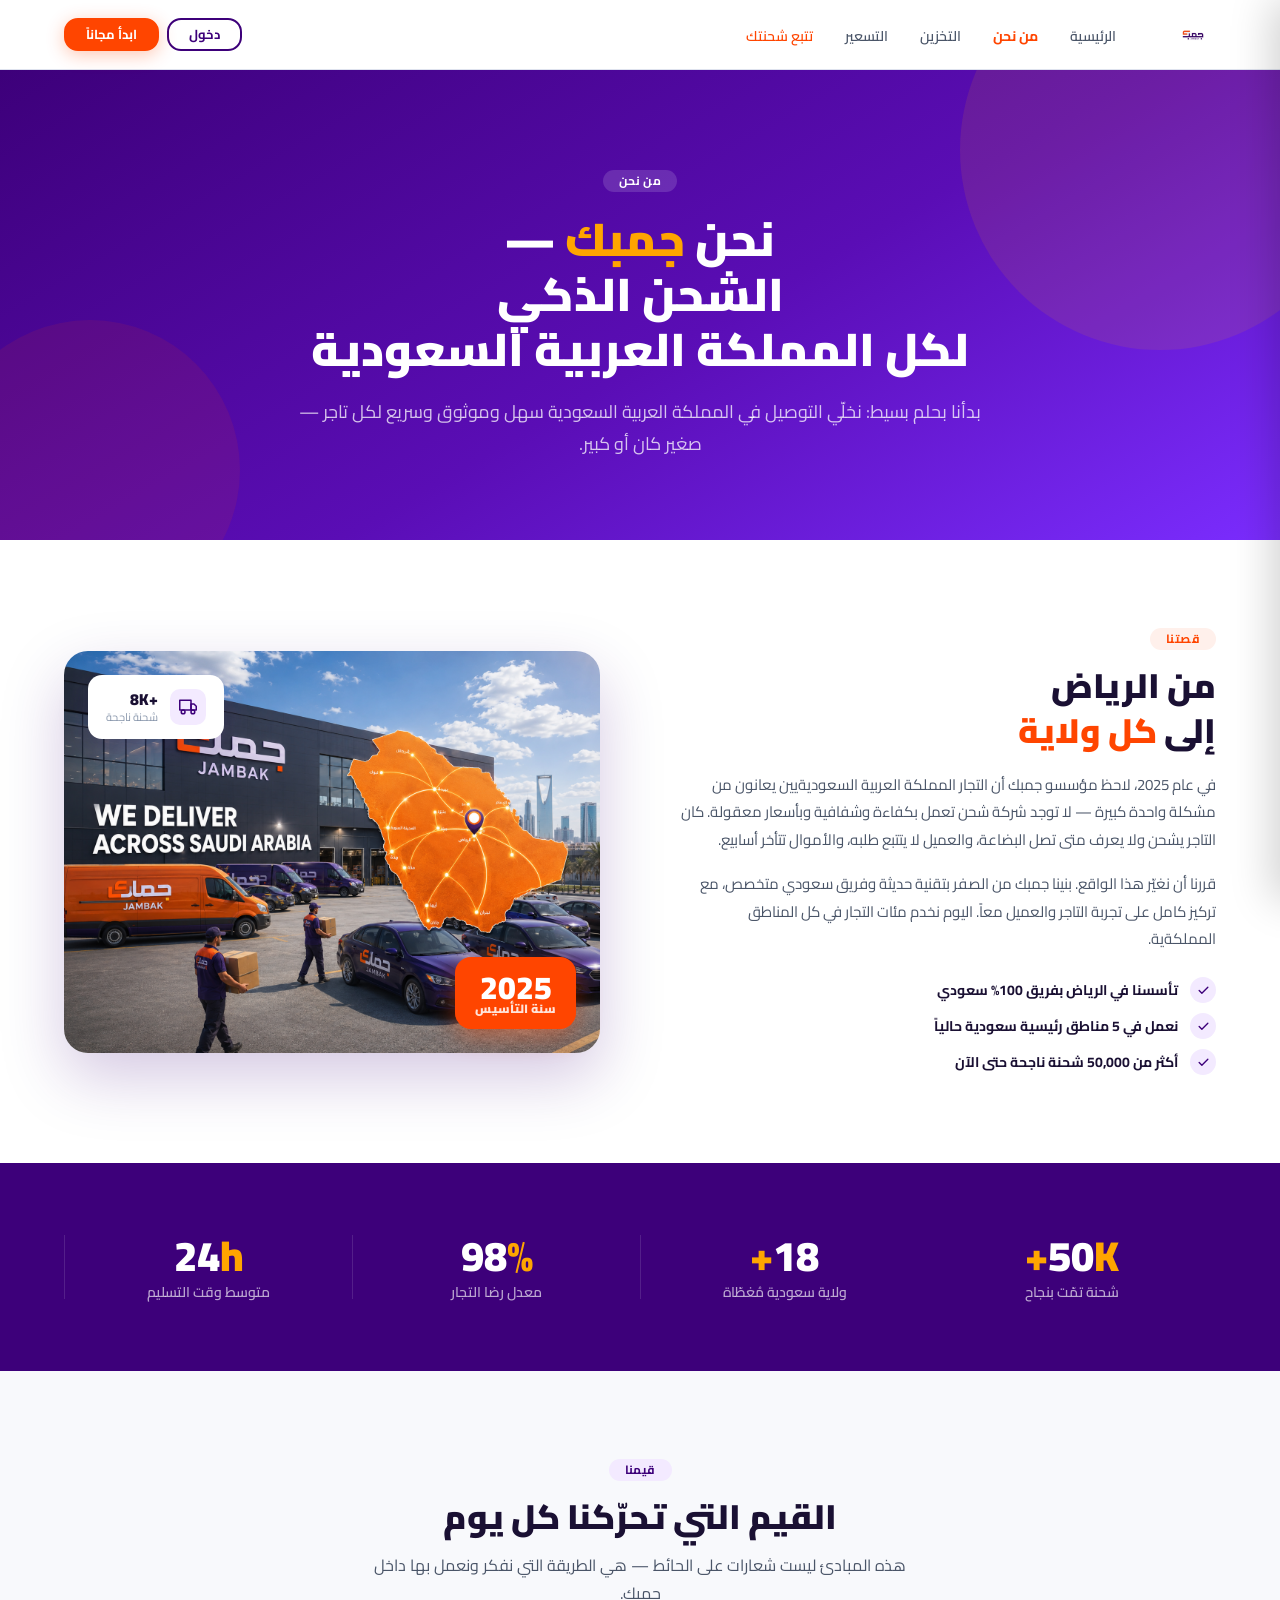
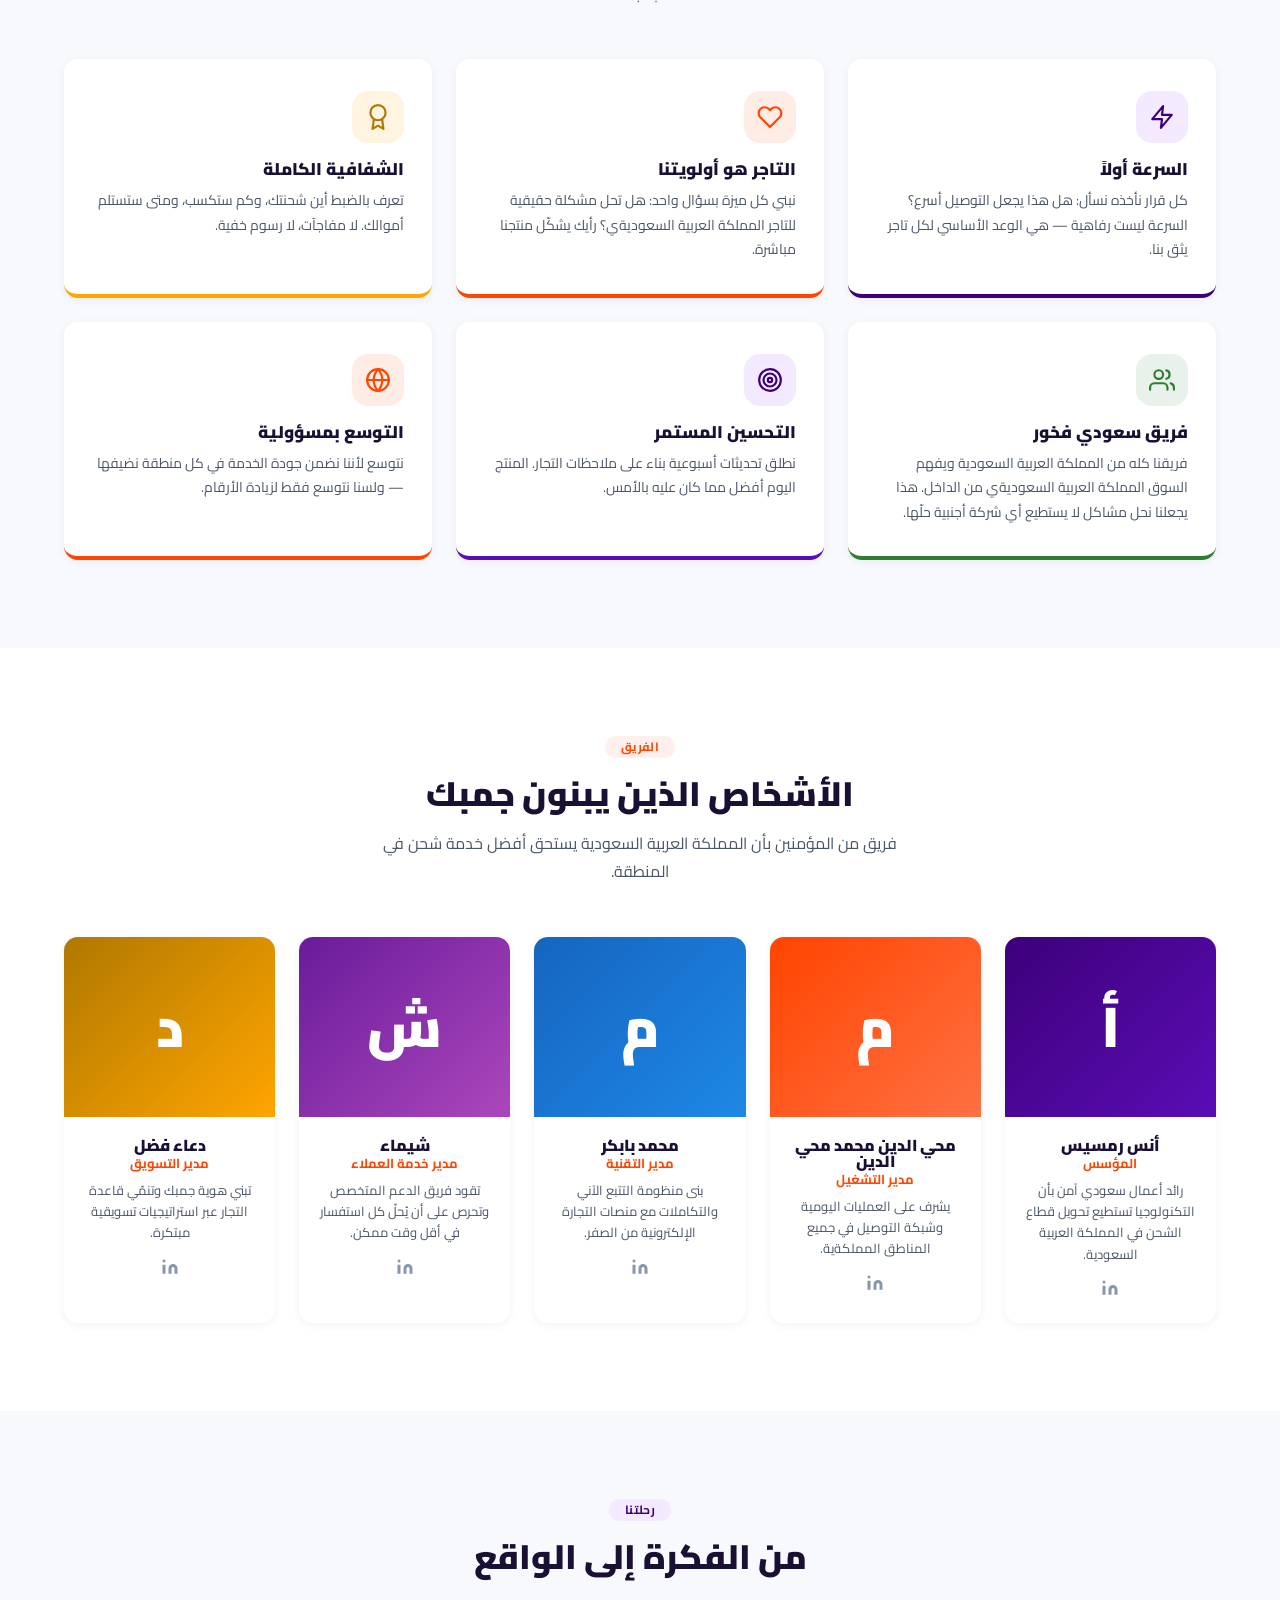
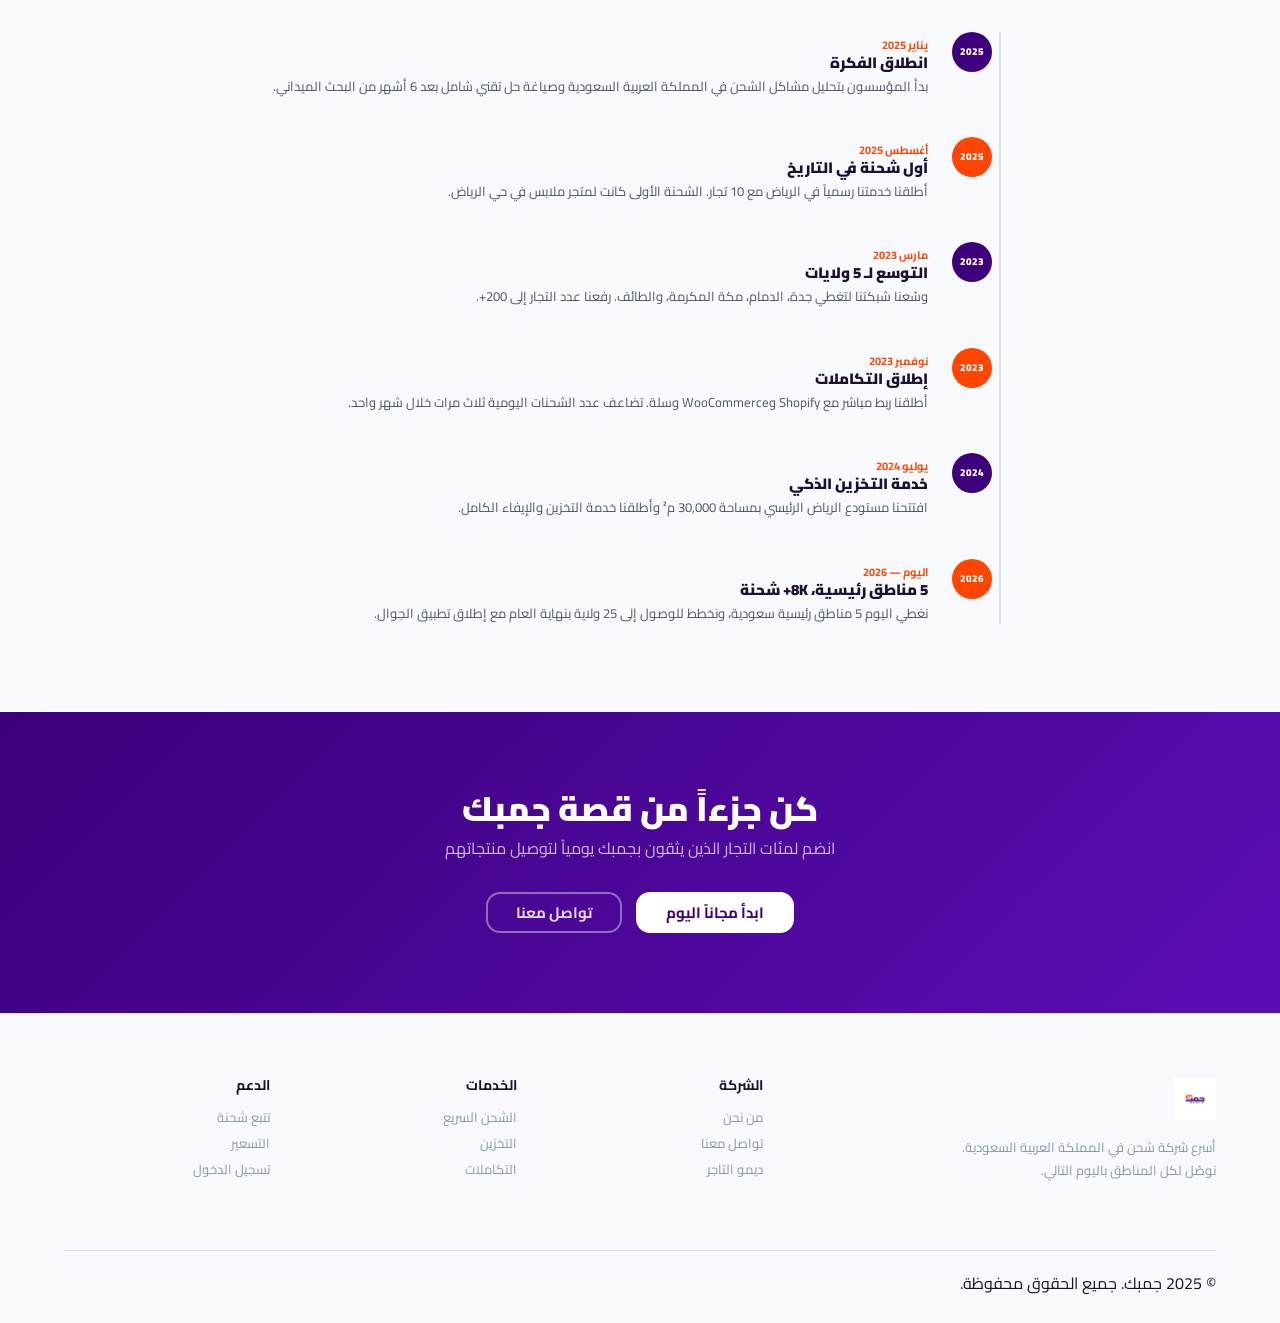
<file: about.html>
<!DOCTYPE html>
<html lang="ar" dir="rtl">
<head>
  <meta charset="UTF-8"/>
  <meta name="viewport" content="width=device-width, initial-scale=1.0"/>
  <title>من نحن | جمبك</title>
  <link rel="preconnect" href="https://fonts.googleapis.com"/>
  <link rel="preconnect" href="https://fonts.gstatic.com" crossorigin/>
  <link href="https://fonts.googleapis.com/css2?family=Cairo:wght@400;500;600;700;900&display=swap" rel="stylesheet"/>
  <link rel="stylesheet" href="base.css"/>

  <svg style="display:none" aria-hidden="true" xmlns="http://www.w3.org/2000/svg">
    <defs>
      <symbol id="ic-check"   viewBox="0 0 24 24" fill="none" stroke="currentColor" stroke-width="2.5" stroke-linecap="round" stroke-linejoin="round"><polyline points="20 6 9 17 4 12"/></symbol>
      <symbol id="ic-users"   viewBox="0 0 24 24" fill="none" stroke="currentColor" stroke-width="2" stroke-linecap="round" stroke-linejoin="round"><path d="M17 21v-2a4 4 0 0 0-4-4H5a4 4 0 0 0-4 4v2"/><circle cx="9" cy="7" r="4"/><path d="M23 21v-2a4 4 0 0 0-3-3.87"/><path d="M16 3.13a4 4 0 0 1 0 7.75"/></symbol>
      <symbol id="ic-heart"   viewBox="0 0 24 24" fill="none" stroke="currentColor" stroke-width="2" stroke-linecap="round" stroke-linejoin="round"><path d="M20.84 4.61a5.5 5.5 0 0 0-7.78 0L12 5.67l-1.06-1.06a5.5 5.5 0 0 0-7.78 7.78l1.06 1.06L12 21.23l7.78-7.78 1.06-1.06a5.5 5.5 0 0 0 0-7.78z"/></symbol>
      <symbol id="ic-globe"   viewBox="0 0 24 24" fill="none" stroke="currentColor" stroke-width="2" stroke-linecap="round" stroke-linejoin="round"><circle cx="12" cy="12" r="10"/><line x1="2" y1="12" x2="22" y2="12"/><path d="M12 2a15.3 15.3 0 0 1 4 10 15.3 15.3 0 0 1-4 10 15.3 15.3 0 0 1-4-10 15.3 15.3 0 0 1 4-10z"/></symbol>
      <symbol id="ic-truck"   viewBox="0 0 24 24" fill="none" stroke="currentColor" stroke-width="2" stroke-linecap="round" stroke-linejoin="round"><rect x="1" y="3" width="15" height="13"/><polygon points="16 8 20 8 23 11 23 16 16 16 16 8"/><circle cx="5.5" cy="18.5" r="2.5"/><circle cx="18.5" cy="18.5" r="2.5"/></symbol>
      <symbol id="ic-zap"     viewBox="0 0 24 24" fill="none" stroke="currentColor" stroke-width="2" stroke-linecap="round" stroke-linejoin="round"><polygon points="13 2 3 14 12 14 11 22 21 10 12 10 13 2"/></symbol>
      <symbol id="ic-star"    viewBox="0 0 24 24" fill="currentColor" stroke="currentColor" stroke-width="1"><polygon points="12 2 15.09 8.26 22 9.27 17 14.14 18.18 21.02 12 17.77 5.82 21.02 7 14.14 2 9.27 8.91 8.26 12 2"/></symbol>
      <symbol id="ic-target"  viewBox="0 0 24 24" fill="none" stroke="currentColor" stroke-width="2" stroke-linecap="round" stroke-linejoin="round"><circle cx="12" cy="12" r="10"/><circle cx="12" cy="12" r="6"/><circle cx="12" cy="12" r="2"/></symbol>
      <symbol id="ic-award"   viewBox="0 0 24 24" fill="none" stroke="currentColor" stroke-width="2" stroke-linecap="round" stroke-linejoin="round"><circle cx="12" cy="8" r="7"/><polyline points="8.21 13.89 7 23 12 20 17 23 15.79 13.88"/></symbol>
      <symbol id="ic-linkedin" viewBox="0 0 24 24" fill="currentColor"><path d="M16 8a6 6 0 0 1 6 6v7h-4v-7a2 2 0 0 0-2-2 2 2 0 0 0-2 2v7h-4v-7a6 6 0 0 1 6-6z"/><rect x="2" y="9" width="4" height="12"/><circle cx="4" cy="4" r="2"/></symbol>
    </defs>
  </svg>

  <style>
    /* ── HERO ── */
    .about-hero {
      background: linear-gradient(150deg, var(--purple) 0%, #5a0db5 55%, #7b2dff 100%);
      padding: 100px 64px 80px;
      text-align: center; position: relative; overflow: hidden;
    }
    .about-hero::before {
      content:''; position:absolute; top:-120px; right:-80px;
      width:400px; height:400px; background:rgba(255,165,0,.1); border-radius:50%;
    }
    .about-hero::after {
      content:''; position:absolute; bottom:-80px; left:-60px;
      width:300px; height:300px; background:rgba(255,69,0,.09); border-radius:50%;
    }
    .about-hero-inner { position:relative; z-index:1; max-width:720px; margin:0 auto; }
    .about-hero h1 { font-size:46px; font-weight:900; color:var(--white); line-height:1.2; margin-bottom:18px; }
    .about-hero h1 span { color:var(--yellow); }
    .about-hero p  { font-size:18px; color:rgba(255,255,255,.75); line-height:1.8; }

    /* ── STORY ── */
    .story-section {
      display:grid; grid-template-columns:1fr 1fr; gap:80px;
      align-items:center; padding:88px 64px;
    }
    .story-text .sec-tag { margin-bottom:14px; }
    .story-text h2 { font-size:34px; font-weight:900; line-height:1.3; margin-bottom:18px; }
    .story-text h2 span { color:var(--orange); }
    .story-text p  { font-size:15px; color:var(--text-mid); line-height:1.85; margin-bottom:16px; }
    .story-checks { display:flex; flex-direction:column; gap:10px; margin-top:24px; }
    .story-check  { display:flex; align-items:center; gap:12px; font-size:14px; font-weight:700; color:var(--text); }
    .story-check .dot { width:26px; height:26px; border-radius:50%; background:var(--purple-light); display:flex; align-items:center; justify-content:center; flex-shrink:0; }
    .story-check .dot svg { width:13px; height:13px; color:var(--purple); }

    /* Story visual */
    .story-visual { position:relative; }
    .story-img-frame {
      width:100%; border-radius:24px; overflow:hidden;
      box-shadow:0 24px 64px rgba(61,0,122,.22);
      position:relative;
    }
    .story-img-frame img { width:100%; height:auto; display:block; }
    /* year badge */
    .year-badge {
      position:absolute; bottom:24px; right:24px;
      background:var(--orange); color:var(--white);
      padding:14px 20px; border-radius:16px;
      font-weight:900; text-align:center;
      box-shadow:0 8px 24px rgba(255,69,0,.4);
    }
    .year-badge .yb-big   { font-size:32px; line-height:1; }
    .year-badge .yb-small { font-size:12px; opacity:.85; }
    /* float card */
    .float-card {
      position:absolute; top:24px; left:24px;
      background:var(--white); border-radius:14px;
      padding:14px 18px; box-shadow:0 8px 32px rgba(61,0,122,.15);
      display:flex; align-items:center; gap:12px;
    }
    .float-card .fc-icon { width:36px; height:36px; border-radius:10px; display:flex; align-items:center; justify-content:center; }
    .float-card .fc-icon svg { width:18px; height:18px; }
    .float-card strong { display:block; font-size:16px; font-weight:900; color:var(--text); }
    .float-card span   { font-size:11px; color:var(--text-light); }

    /* ── STATS ── */
    .stats-section {
      background:var(--purple); padding:72px 64px;
      display:grid; grid-template-columns:repeat(4,1fr); gap:0;
    }
    .about-stat { text-align:center; padding:0 24px; border-left:1px solid rgba(255,255,255,.12); }
    .about-stat:first-child { border-left:none; }
    .about-stat .as-val { font-size:42px; font-weight:900; color:var(--white); line-height:1; margin-bottom:8px; }
    .about-stat .as-val span { color:var(--yellow); }
    .about-stat .as-lbl { font-size:14px; color:rgba(255,255,255,.65); font-weight:600; }

    /* ── VALUES ── */
    .values-grid { display:grid; grid-template-columns:repeat(3,1fr); gap:24px; }
    .value-card {
      padding:32px 28px; border-radius:var(--radius-md);
      background:var(--white); box-shadow:var(--shadow-sm);
      border-bottom:4px solid transparent;
      transition:transform var(--transition),box-shadow var(--transition);
    }
    .value-card:hover { transform:translateY(-4px); box-shadow:var(--shadow-md); }
    .value-card.v1 { border-bottom-color:var(--purple); }
    .value-card.v2 { border-bottom-color:var(--orange); }
    .value-card.v3 { border-bottom-color:var(--yellow); }
    .value-card.v4 { border-bottom-color:#2E7D32; }
    .value-card.v5 { border-bottom-color:var(--purple-mid); }
    .value-card.v6 { border-bottom-color:var(--orange); }
    .val-icon { width:52px; height:52px; border-radius:16px; display:flex; align-items:center; justify-content:center; margin-bottom:18px; }
    .val-icon svg { width:26px; height:26px; }
    .val-icon.purple { background:var(--purple-light); color:var(--purple); }
    .val-icon.orange { background:rgba(255,69,0,.1); color:var(--orange); }
    .val-icon.yellow { background:rgba(255,165,0,.12); color:#b07800; }
    .val-icon.green  { background:rgba(46,125,50,.1); color:#2E7D32; }
    .value-card h3 { font-size:17px; font-weight:900; margin-bottom:10px; }
    .value-card p  { font-size:14px; color:var(--text-mid); line-height:1.75; }

    /* ── TEAM ── */
    .team-grid { display:grid; grid-template-columns:repeat(5,1fr); gap:24px; }
    .team-card {
      border-radius:var(--radius-md); overflow:hidden;
      background:var(--white); box-shadow:var(--shadow-sm);
      text-align:center;
      transition:transform var(--transition),box-shadow var(--transition);
    }
    .team-card:hover { transform:translateY(-4px); box-shadow:var(--shadow-md); }
    .team-avatar {
      height:180px; display:flex; align-items:center; justify-content:center;
      font-size:56px; font-weight:900; color:var(--white);
    }
    .team-body { padding:20px 16px 24px; }
    .team-body h4 { font-size:16px; font-weight:900; margin-bottom:4px; }
    .team-body .role { font-size:13px; color:var(--orange); font-weight:700; margin-bottom:10px; }
    .team-body p { font-size:13px; color:var(--text-mid); line-height:1.65; }
    .team-social { margin-top:14px; }
    .team-social a { color:var(--text-light); transition:color var(--transition); }
    .team-social a:hover { color:var(--purple); }
    .team-social svg { width:18px; height:18px; }

    /* ── TIMELINE ── */
    .timeline { max-width:760px; margin:0 auto; position:relative; }
    .timeline::before {
      content:''; position:absolute;
      right:19px; top:0; bottom:0;
      width:2px; background:var(--gray-mid);
    }
    .tl-event { display:flex; gap:24px; margin-bottom:0; padding-bottom:40px; position:relative; }
    .tl-event:last-child { padding-bottom:0; }
    .tl-year {
      width:40px; height:40px; border-radius:50%; flex-shrink:0;
      background:var(--purple); color:var(--white);
      display:flex; align-items:center; justify-content:center;
      font-size:11px; font-weight:900; position:relative; z-index:1;
    }
    .tl-event:nth-child(even) .tl-year { background:var(--orange); }
    .tl-info { padding-top:8px; }
    .tl-info .tl-date { font-size:11px; font-weight:700; color:var(--orange); margin-bottom:4px; }
    .tl-info h4 { font-size:15px; font-weight:900; margin-bottom:6px; }
    .tl-info p  { font-size:13px; color:var(--text-mid); line-height:1.65; }

    /* ── CTA ── */
    .about-cta {
      background:linear-gradient(135deg,var(--purple) 0%,var(--purple-mid) 100%);
      padding:80px 64px; text-align:center;
    }
    .about-cta h2 { font-size:34px; font-weight:900; color:var(--white); margin-bottom:14px; }
    .about-cta p  { font-size:16px; color:rgba(255,255,255,.72); margin-bottom:36px; }
    .about-cta-btns { display:flex; gap:14px; justify-content:center; flex-wrap:wrap; }

    @media(max-width:1024px){
      .story-section { grid-template-columns:1fr; gap:48px; }
      .story-visual  { max-width:480px; margin:0 auto; }
      .stats-section { grid-template-columns:1fr 1fr; gap:32px; padding:56px 32px; }
      .about-stat    { border-left:none; border-top:1px solid rgba(255,255,255,.12); padding-top:24px; }
      .about-stat:nth-child(-n+2) { border-top:none; }
      .values-grid   { grid-template-columns:1fr 1fr; }
      .team-grid     { grid-template-columns:1fr 1fr 1fr; }
    }
    @media(max-width:640px){
      .about-hero { padding:64px 24px 56px; }
      .about-hero h1 { font-size:30px; }
      .story-section { padding:56px 24px; }
      .stats-section { grid-template-columns:1fr 1fr; }
      .values-grid   { grid-template-columns:1fr; }
      .team-grid     { grid-template-columns:1fr 1fr; }
      .section       { padding:56px 24px; }
      .about-cta     { padding:56px 24px; }
    }
  </style>
</head>
<body>

<!-- NAVBAR -->
<nav class="nav">
  <div class="nav-logo"><img src="جمبك.jpg" alt="جمبك"/></div>
  <ul class="nav-links">
    <li><a href="index.html">الرئيسية</a></li>
    <li><a href="about.html" style="color:var(--orange);font-weight:700">من نحن</a></li>
    <li><a href="storage.html">التخزين</a></li>
    <li><a href="pricing.html">التسعير</a></li>
    <li><a href="tracking.html" class="highlight">تتبع شحنتك</a></li>
  </ul>
  <div class="nav-actions">
    <a href="login.html"    class="btn btn-outline btn-sm">دخول</a>
    <a href="register.html" class="btn btn-primary btn-sm">ابدأ مجاناً</a>
  </div>
</nav>

<!-- HERO -->
<div class="about-hero">
  <div class="about-hero-inner">
    <div class="sec-tag white" style="margin-bottom:20px">من نحن</div>
    <h1>نحن <span>جمبك</span> —<br/>الشحن الذكي<br/>لكل المملكة العربية السعودية</h1>
    <p>بدأنا بحلم بسيط: نخلّي التوصيل في المملكة العربية السعودية سهل وموثوق وسريع لكل تاجر — صغير كان أو كبير.</p>
  </div>
</div>

<!-- STORY -->
<div class="story-section">
  <div class="story-text">
    <div class="sec-tag orange">قصتنا</div>
    <h2>من الرياض<br/>إلى <span>كل ولاية</span></h2>
    <p>في عام 2025، لاحظ مؤسسو جمبك أن التجار المملكة العربية السعوديةيين يعانون من مشكلة واحدة كبيرة — لا توجد شركة شحن تعمل بكفاءة وشفافية وبأسعار معقولة. كان التاجر يشحن ولا يعرف متى تصل البضاعة، والعميل لا يتتبع طلبه، والأموال تتأخر أسابيع.</p>
    <p>قررنا أن نغيّر هذا الواقع. بنينا جمبك من الصفر بتقنية حديثة وفريق سعودي متخصص، مع تركيز كامل على تجربة التاجر والعميل معاً. اليوم نخدم مئات التجار في كل المناطق المملكةية.</p>
    <div class="story-checks">
      <div class="story-check">
        <div class="dot"><svg><use href="#ic-check"/></svg></div>
        تأسسنا في الرياض بفريق 100% سعودي
      </div>
      <div class="story-check">
        <div class="dot"><svg><use href="#ic-check"/></svg></div>
        نعمل في 5 مناطق رئيسية سعودية حالياً
      </div>
      <div class="story-check">
        <div class="dot"><svg><use href="#ic-check"/></svg></div>
        أكثر من 50,000 شحنة ناجحة حتى الآن
      </div>
    </div>
  </div>
  <div class="story-visual">
    <div class="story-img-frame">
      <img src="ksa-hero.png" alt="جمبك - نوصّل لكل مناطق المملكة"/>
    </div>
    <div class="year-badge">
      <div class="yb-big">2025</div>
      <div class="yb-small">سنة التأسيس</div>
    </div>
    <div class="float-card">
      <div class="fc-icon" style="background:var(--purple-light)">
        <svg style="width:18px;height:18px;color:var(--purple)"><use href="#ic-truck"/></svg>
      </div>
      <div>
        <strong>+8K</strong>
        <span>شحنة ناجحة</span>
      </div>
    </div>
  </div>
</div>

<!-- STATS -->
<div class="stats-section">
  <div class="about-stat">
    <div class="as-val">50<span>K+</span></div>
    <div class="as-lbl">شحنة تمّت بنجاح</div>
  </div>
  <div class="about-stat">
    <div class="as-val">18<span>+</span></div>
    <div class="as-lbl">ولاية سعودية مُغطّاة</div>
  </div>
  <div class="about-stat">
    <div class="as-val">98<span>%</span></div>
    <div class="as-lbl">معدل رضا التجار</div>
  </div>
  <div class="about-stat">
    <div class="as-val">24<span>h</span></div>
    <div class="as-lbl">متوسط وقت التسليم</div>
  </div>
</div>

<!-- VALUES -->
<section class="section bg-gray">
  <div class="sec-header center">
    <div class="sec-tag purple">قيمنا</div>
    <h2 class="sec-title">القيم التي تحرّكنا كل يوم</h2>
    <p class="sec-sub">هذه المبادئ ليست شعارات على الحائط — هي الطريقة التي نفكر ونعمل بها داخل جمبك.</p>
  </div>
  <div class="values-grid">
    <div class="value-card v1">
      <div class="val-icon purple"><svg><use href="#ic-zap"/></svg></div>
      <h3>السرعة أولاً</h3>
      <p>كل قرار نأخذه نسأل: هل هذا يجعل التوصيل أسرع؟ السرعة ليست رفاهية — هي الوعد الأساسي لكل تاجر يثق بنا.</p>
    </div>
    <div class="value-card v2">
      <div class="val-icon orange"><svg><use href="#ic-heart"/></svg></div>
      <h3>التاجر هو أولويتنا</h3>
      <p>نبني كل ميزة بسؤال واحد: هل تحل مشكلة حقيقية للتاجر المملكة العربية السعوديةي؟ رأيك يشكّل منتجنا مباشرة.</p>
    </div>
    <div class="value-card v3">
      <div class="val-icon yellow"><svg><use href="#ic-award"/></svg></div>
      <h3>الشفافية الكاملة</h3>
      <p>تعرف بالضبط أين شحنتك، وكم ستكسب، ومتى ستستلم أموالك. لا مفاجآت، لا رسوم خفية.</p>
    </div>
    <div class="value-card v4">
      <div class="val-icon green"><svg><use href="#ic-users"/></svg></div>
      <h3>فريق سعودي فخور</h3>
      <p>فريقنا كله من المملكة العربية السعودية ويفهم السوق المملكة العربية السعوديةي من الداخل. هذا يجعلنا نحل مشاكل لا يستطيع أي شركة أجنبية حلّها.</p>
    </div>
    <div class="value-card v5">
      <div class="val-icon purple"><svg><use href="#ic-target"/></svg></div>
      <h3>التحسين المستمر</h3>
      <p>نطلق تحديثات أسبوعية بناء على ملاحظات التجار. المنتج اليوم أفضل مما كان عليه بالأمس.</p>
    </div>
    <div class="value-card v6">
      <div class="val-icon orange"><svg><use href="#ic-globe"/></svg></div>
      <h3>التوسع بمسؤولية</h3>
      <p>نتوسع لأننا نضمن جودة الخدمة في كل منطقة نضيفها — ولسنا نتوسع فقط لزيادة الأرقام.</p>
    </div>
  </div>
</section>

<!-- TEAM -->
<section class="section">
  <div class="sec-header center">
    <div class="sec-tag orange">الفريق</div>
    <h2 class="sec-title">الأشخاص الذين يبنون جمبك</h2>
    <p class="sec-sub">فريق من المؤمنين بأن المملكة العربية السعودية يستحق أفضل خدمة شحن في المنطقة.</p>
  </div>
  <div class="team-grid">
    <div class="team-card">
      <div class="team-avatar" style="background:linear-gradient(135deg,var(--purple),var(--purple-mid))">أ</div>
      <div class="team-body">
        <h4>أنس رمسيس</h4>
        <div class="role">المؤسس</div>
        <p>رائد أعمال سعودي آمن بأن التكنولوجيا تستطيع تحويل قطاع الشحن في المملكة العربية السعودية.</p>
        <div class="team-social">
          <a href="#"><svg><use href="#ic-linkedin"/></svg></a>
        </div>
      </div>
    </div>
    <div class="team-card">
      <div class="team-avatar" style="background:linear-gradient(135deg,var(--orange),#ff7043)">م</div>
      <div class="team-body">
        <h4>محي الدين محمد محي الدين</h4>
        <div class="role">مدير التشغيل</div>
        <p>يشرف على العمليات اليومية وشبكة التوصيل في جميع المناطق المملكةية.</p>
        <div class="team-social">
          <a href="#"><svg><use href="#ic-linkedin"/></svg></a>
        </div>
      </div>
    </div>
    <div class="team-card">
      <div class="team-avatar" style="background:linear-gradient(135deg,#1565C0,#1e88e5)">م</div>
      <div class="team-body">
        <h4>محمد بابكر</h4>
        <div class="role">مدير التقنية</div>
        <p>بنى منظومة التتبع الآني والتكاملات مع منصات التجارة الإلكترونية من الصفر.</p>
        <div class="team-social">
          <a href="#"><svg><use href="#ic-linkedin"/></svg></a>
        </div>
      </div>
    </div>
    <div class="team-card">
      <div class="team-avatar" style="background:linear-gradient(135deg,#6A1B9A,#ab47bc)">ش</div>
      <div class="team-body">
        <h4>شيماء</h4>
        <div class="role">مدير خدمة العملاء</div>
        <p>تقود فريق الدعم المتخصص وتحرص على أن يُحلّ كل استفسار في أقل وقت ممكن.</p>
        <div class="team-social">
          <a href="#"><svg><use href="#ic-linkedin"/></svg></a>
        </div>
      </div>
    </div>
    <div class="team-card">
      <div class="team-avatar" style="background:linear-gradient(135deg,#b07800,var(--yellow))">د</div>
      <div class="team-body">
        <h4>دعاء فضل</h4>
        <div class="role">مدير التسويق</div>
        <p>تبني هوية جمبك وتنمّي قاعدة التجار عبر استراتيجيات تسويقية مبتكرة.</p>
        <div class="team-social">
          <a href="#"><svg><use href="#ic-linkedin"/></svg></a>
        </div>
      </div>
    </div>
  </div>
</section>

<!-- JOURNEY TIMELINE -->
<section class="section bg-gray">
  <div class="sec-header center">
    <div class="sec-tag purple">رحلتنا</div>
    <h2 class="sec-title">من الفكرة إلى الواقع</h2>
  </div>
  <div class="timeline">
    <div class="tl-event">
      <div class="tl-year" style="font-size:10px">2025</div>
      <div class="tl-info">
        <div class="tl-date">يناير 2025</div>
        <h4>انطلاق الفكرة</h4>
        <p>بدأ المؤسسون بتحليل مشاكل الشحن في المملكة العربية السعودية وصياغة حل تقني شامل بعد 6 أشهر من البحث الميداني.</p>
      </div>
    </div>
    <div class="tl-event">
      <div class="tl-year" style="font-size:10px">2025</div>
      <div class="tl-info">
        <div class="tl-date">أغسطس 2025</div>
        <h4>أول شحنة في التاريخ</h4>
        <p>أطلقنا خدمتنا رسمياً في الرياض مع 10 تجار. الشحنة الأولى كانت لمتجر ملابس في حي الرياض.</p>
      </div>
    </div>
    <div class="tl-event">
      <div class="tl-year" style="font-size:10px">2023</div>
      <div class="tl-info">
        <div class="tl-date">مارس 2023</div>
        <h4>التوسع لـ 5 ولايات</h4>
        <p>وسّعنا شبكتنا لتغطي جدة، الدمام، مكة المكرمة، والطائف. رفعنا عدد التجار إلى 200+.</p>
      </div>
    </div>
    <div class="tl-event">
      <div class="tl-year" style="font-size:10px">2023</div>
      <div class="tl-info">
        <div class="tl-date">نوفمبر 2023</div>
        <h4>إطلاق التكاملات</h4>
        <p>أطلقنا ربط مباشر مع Shopify وWooCommerce وسلة. تضاعف عدد الشحنات اليومية ثلاث مرات خلال شهر واحد.</p>
      </div>
    </div>
    <div class="tl-event">
      <div class="tl-year" style="font-size:10px">2024</div>
      <div class="tl-info">
        <div class="tl-date">يوليو 2024</div>
        <h4>خدمة التخزين الذكي</h4>
        <p>افتتحنا مستودع الرياض الرئيسي بمساحة 30,000 م² وأطلقنا خدمة التخزين والإيفاء الكامل.</p>
      </div>
    </div>
    <div class="tl-event">
      <div class="tl-year" style="font-size:10px">2026</div>
      <div class="tl-info">
        <div class="tl-date">اليوم — 2026</div>
        <h4>5 مناطق رئيسية، 8K+ شحنة</h4>
        <p>نغطي اليوم 5 مناطق رئيسية سعودية، ونخطط للوصول إلى 25 ولاية بنهاية العام مع إطلاق تطبيق الجوال.</p>
      </div>
    </div>
  </div>
</section>

<!-- CTA -->
<div class="about-cta">
  <h2>كن جزءاً من قصة جمبك</h2>
  <p>انضم لمئات التجار الذين يثقون بجمبك يومياً لتوصيل منتجاتهم</p>
  <div class="about-cta-btns">
    <a href="register.html" class="btn btn-white">ابدأ مجاناً اليوم</a>
    <a href="contact.html"  class="btn btn-outline" style="color:rgba(255,255,255,.85);border-color:rgba(255,255,255,.4)">تواصل معنا</a>
  </div>
</div>

<!-- FOOTER -->
<footer class="site-footer">
  <div class="footer-grid">
    <div class="footer-brand">
      <img src="جمبك.jpg" alt="جمبك" class="footer-logo"/>
      <p>أسرع شركة شحن في المملكة العربية السعودية. نوصّل لكل المناطق باليوم التالي.</p>
    </div>
    <div class="footer-col">
      <h4>الشركة</h4>
      <ul>
        <li><a href="about.html">من نحن</a></li>
        <li><a href="contact.html">تواصل معنا</a></li>
        <li><a href="demo.html">ديمو التاجر</a></li>
      </ul>
    </div>
    <div class="footer-col">
      <h4>الخدمات</h4>
      <ul>
        <li><a href="index.html">الشحن السريع</a></li>
        <li><a href="storage.html">التخزين</a></li>
        <li><a href="integrations.html">التكاملات</a></li>
      </ul>
    </div>
    <div class="footer-col">
      <h4>الدعم</h4>
      <ul>
        <li><a href="tracking.html">تتبع شحنة</a></li>
        <li><a href="pricing.html">التسعير</a></li>
        <li><a href="login.html">تسجيل الدخول</a></li>
      </ul>
    </div>
  </div>
  <div class="footer-bottom">
    <span>© 2025 جمبك. جميع الحقوق محفوظة.</span>
  </div>
</footer>

<script src="nav.js"></script>
</body>
</html>
</file>
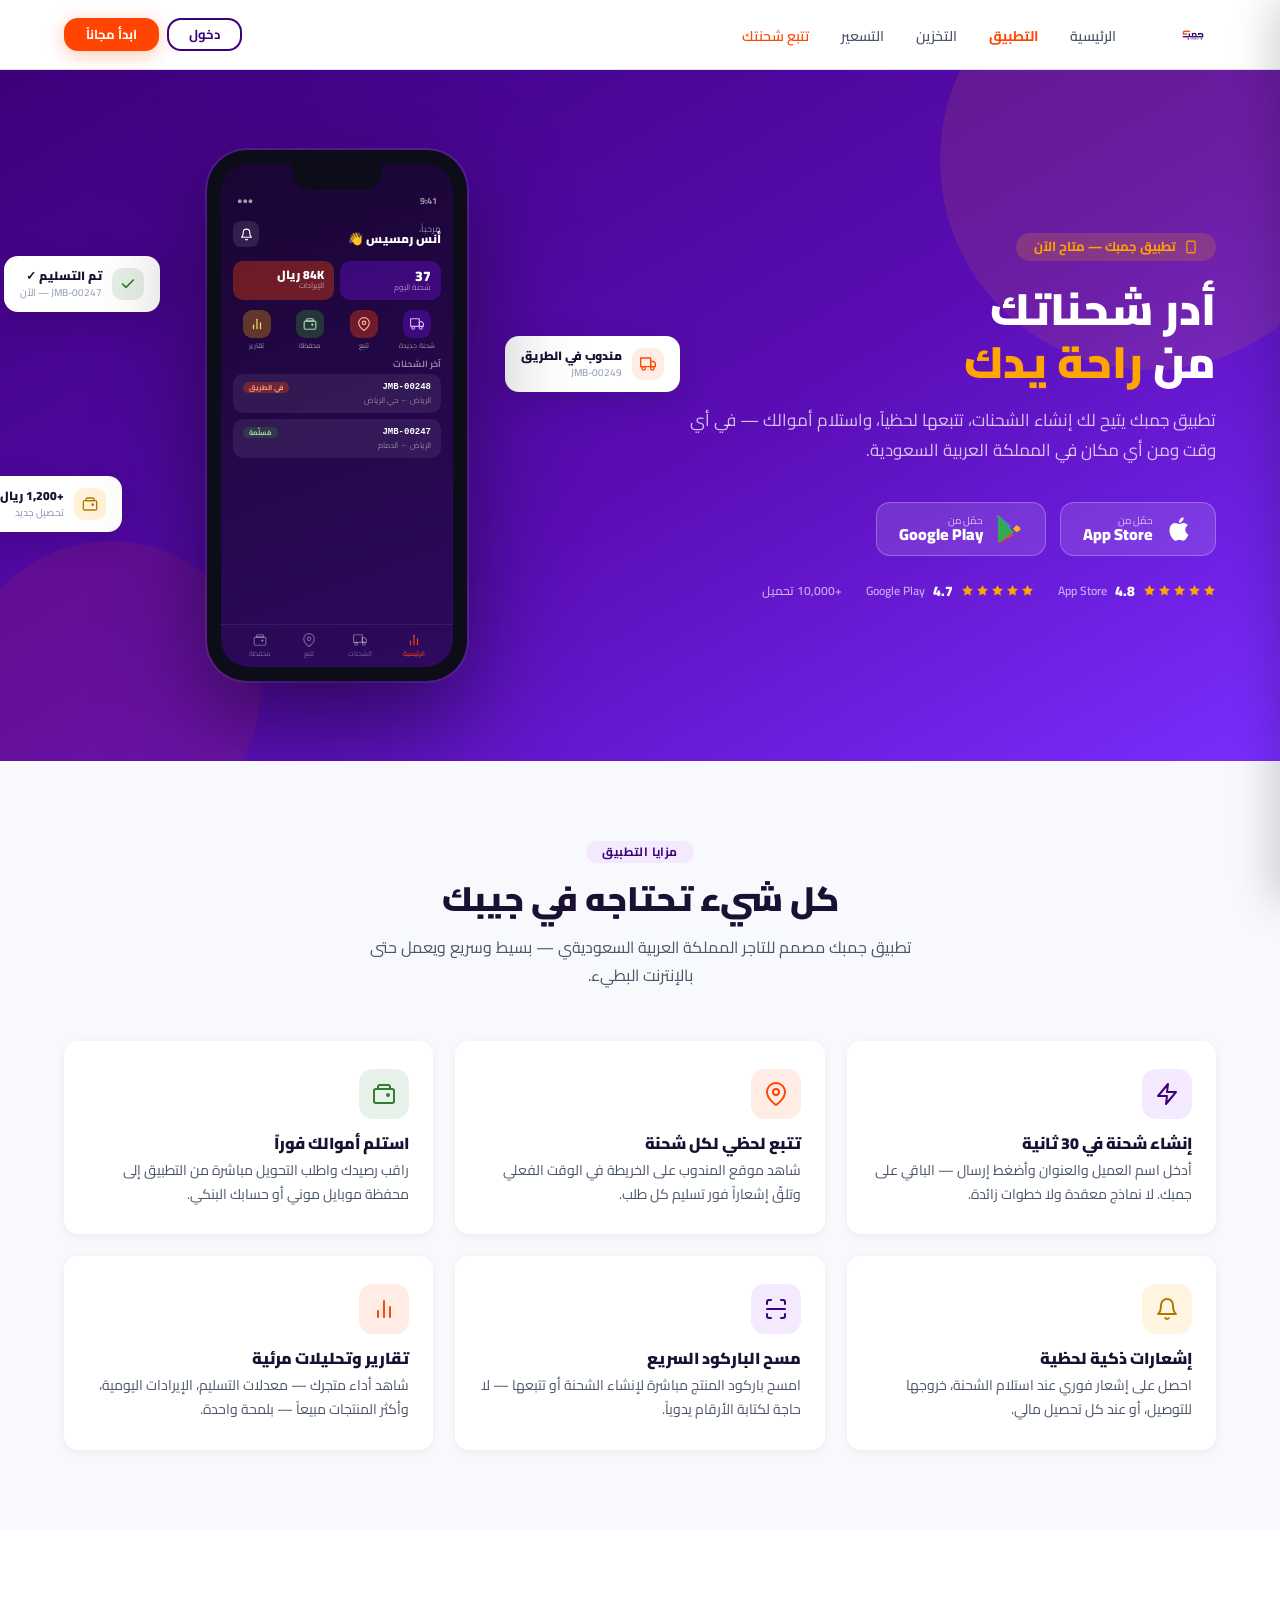
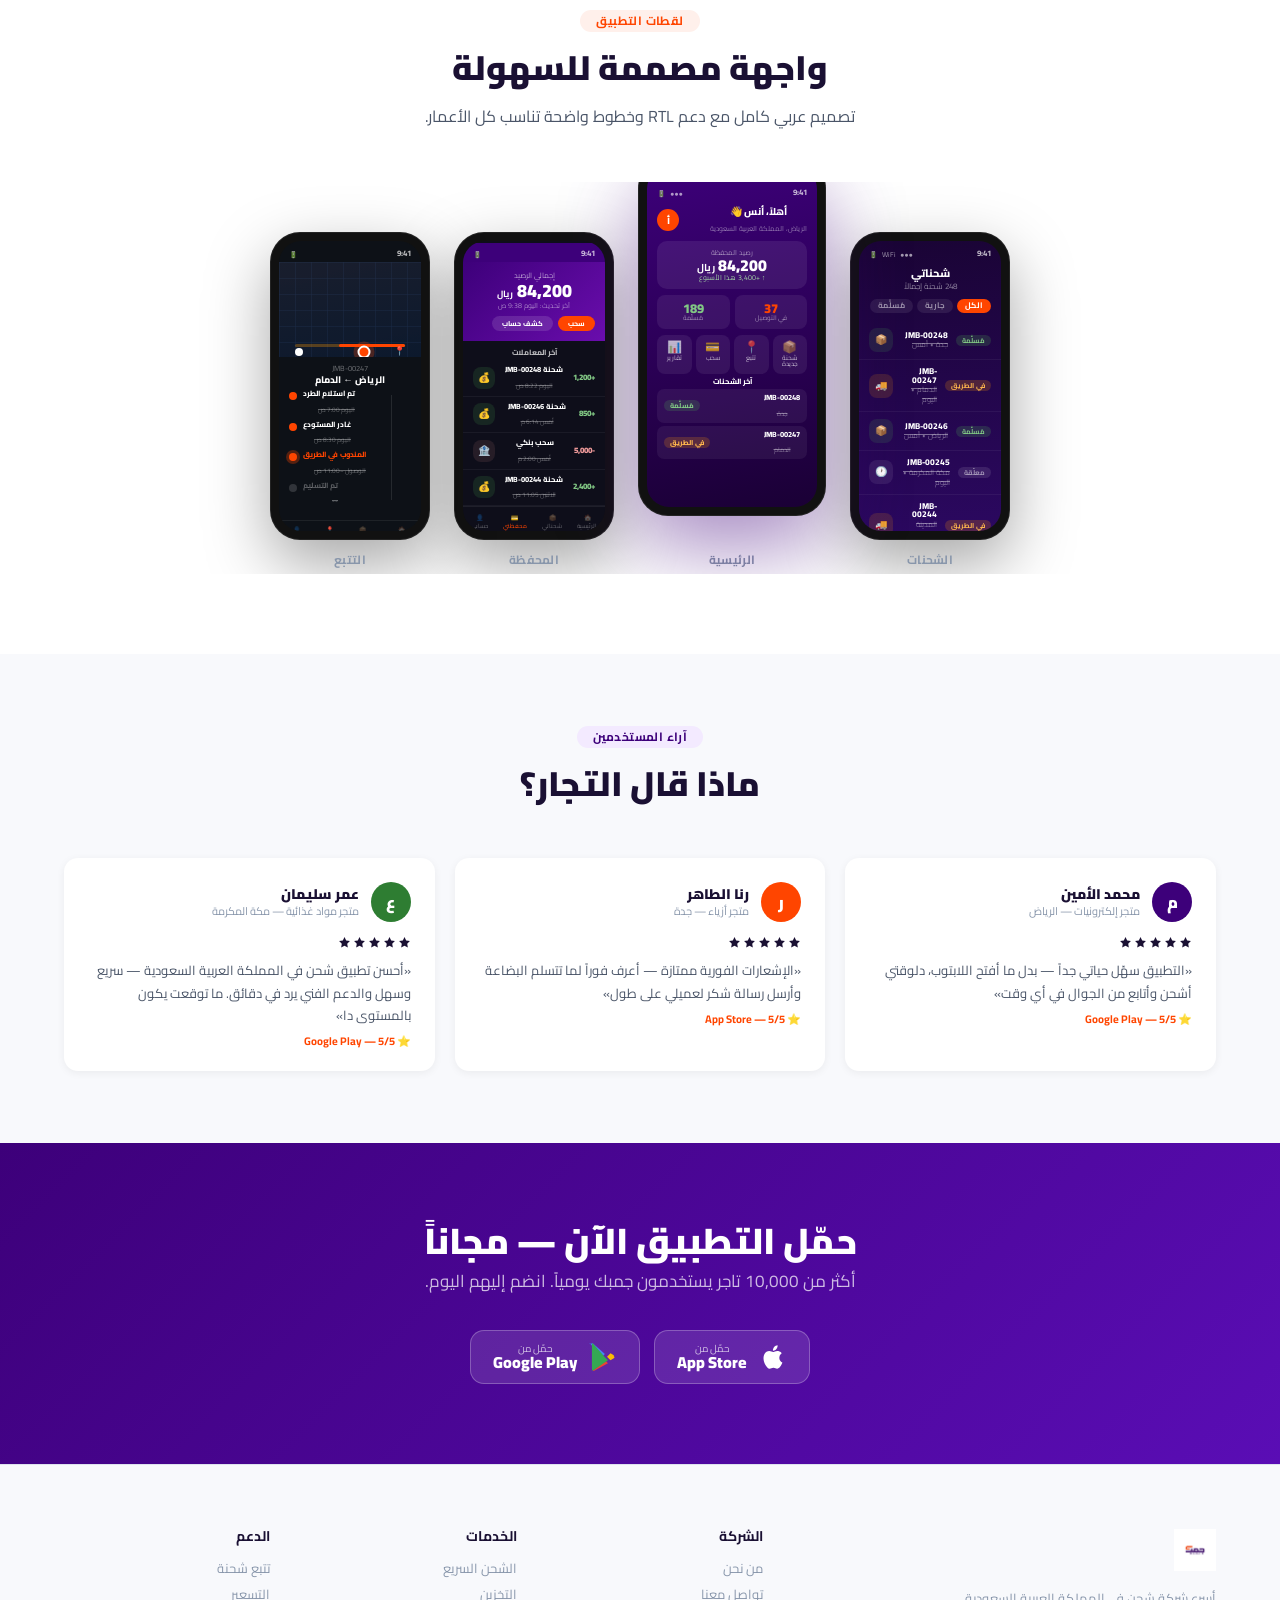
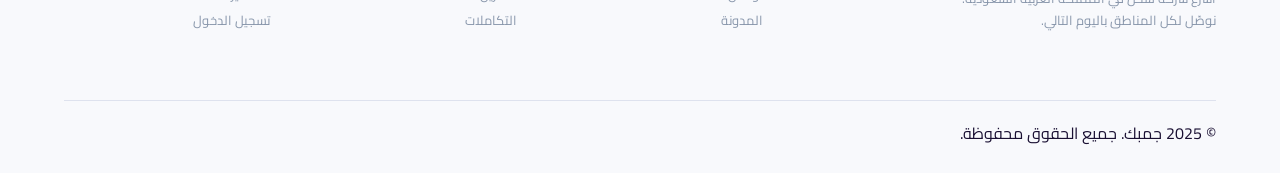
<file: app.html>
<!DOCTYPE html>
<html lang="ar" dir="rtl">
<head>
  <meta charset="UTF-8"/>
  <meta name="viewport" content="width=device-width, initial-scale=1.0"/>
  <title>تطبيق جمبك | حمّله الآن</title>
  <link rel="preconnect" href="https://fonts.googleapis.com"/>
  <link rel="preconnect" href="https://fonts.gstatic.com" crossorigin/>
  <link href="https://fonts.googleapis.com/css2?family=Cairo:wght@400;500;600;700;900&display=swap" rel="stylesheet"/>
  <link rel="stylesheet" href="base.css"/>

  <svg style="display:none" aria-hidden="true" xmlns="http://www.w3.org/2000/svg">
    <defs>
      <symbol id="ic-check"   viewBox="0 0 24 24" fill="none" stroke="currentColor" stroke-width="2.5" stroke-linecap="round" stroke-linejoin="round"><polyline points="20 6 9 17 4 12"/></symbol>
      <symbol id="ic-star"    viewBox="0 0 24 24" fill="currentColor"><polygon points="12 2 15.09 8.26 22 9.27 17 14.14 18.18 21.02 12 17.77 5.82 21.02 7 14.14 2 9.27 8.91 8.26 12 2"/></symbol>
      <symbol id="ic-truck"   viewBox="0 0 24 24" fill="none" stroke="currentColor" stroke-width="2" stroke-linecap="round" stroke-linejoin="round"><rect x="1" y="3" width="15" height="13"/><polygon points="16 8 20 8 23 11 23 16 16 16 16 8"/><circle cx="5.5" cy="18.5" r="2.5"/><circle cx="18.5" cy="18.5" r="2.5"/></symbol>
      <symbol id="ic-bell"    viewBox="0 0 24 24" fill="none" stroke="currentColor" stroke-width="2" stroke-linecap="round" stroke-linejoin="round"><path d="M18 8A6 6 0 0 0 6 8c0 7-3 9-3 9h18s-3-2-3-9"/><path d="M13.73 21a2 2 0 0 1-3.46 0"/></symbol>
      <symbol id="ic-wallet"  viewBox="0 0 24 24" fill="none" stroke="currentColor" stroke-width="2" stroke-linecap="round" stroke-linejoin="round"><path d="M20 7H4a2 2 0 0 0-2 2v10a2 2 0 0 0 2 2h16a2 2 0 0 0 2-2V9a2 2 0 0 0-2-2z"/><path d="M16 3H8a2 2 0 0 0-2 2v2h12V5a2 2 0 0 0-2-2z"/><circle cx="16" cy="13" r="1" fill="currentColor"/></symbol>
      <symbol id="ic-map-pin" viewBox="0 0 24 24" fill="none" stroke="currentColor" stroke-width="2" stroke-linecap="round" stroke-linejoin="round"><path d="M21 10c0 7-9 13-9 13s-9-6-9-13a9 9 0 0 1 18 0z"/><circle cx="12" cy="10" r="3"/></symbol>
      <symbol id="ic-scan"    viewBox="0 0 24 24" fill="none" stroke="currentColor" stroke-width="2" stroke-linecap="round" stroke-linejoin="round"><path d="M3 7V5a2 2 0 0 1 2-2h2"/><path d="M17 3h2a2 2 0 0 1 2 2v2"/><path d="M21 17v2a2 2 0 0 1-2 2h-2"/><path d="M7 21H5a2 2 0 0 1-2-2v-2"/><line x1="3" y1="12" x2="21" y2="12"/></symbol>
      <symbol id="ic-chart"   viewBox="0 0 24 24" fill="none" stroke="currentColor" stroke-width="2" stroke-linecap="round" stroke-linejoin="round"><line x1="18" y1="20" x2="18" y2="10"/><line x1="12" y1="20" x2="12" y2="4"/><line x1="6" y1="20" x2="6" y2="14"/></symbol>
      <symbol id="ic-shield"  viewBox="0 0 24 24" fill="none" stroke="currentColor" stroke-width="2" stroke-linecap="round" stroke-linejoin="round"><path d="M12 22s8-4 8-10V5l-8-3-8 3v7c0 6 8 10 8 10z"/></symbol>
      <symbol id="ic-zap"     viewBox="0 0 24 24" fill="none" stroke="currentColor" stroke-width="2" stroke-linecap="round" stroke-linejoin="round"><polygon points="13 2 3 14 12 14 11 22 21 10 12 10 13 2"/></symbol>
      <symbol id="ic-phone"   viewBox="0 0 24 24" fill="none" stroke="currentColor" stroke-width="2" stroke-linecap="round" stroke-linejoin="round"><rect x="5" y="2" width="14" height="20" rx="2" ry="2"/><line x1="12" y1="18" x2="12.01" y2="18"/></symbol>
    </defs>
  </svg>

  <style>
    /* ── HERO ── */
    .app-hero {
      background: linear-gradient(150deg, var(--purple) 0%, #5a0db5 55%, #7b2dff 100%);
      padding: 80px 64px;
      display: grid; grid-template-columns: 1fr 1fr;
      align-items: center; gap: 60px;
      position: relative; overflow: hidden; min-height: 600px;
    }
    .app-hero::before {
      content:''; position:absolute; top:-120px; right:-80px;
      width:420px; height:420px; background:rgba(255,165,0,.1); border-radius:50%;
    }
    .app-hero::after {
      content:''; position:absolute; bottom:-80px; left:-40px;
      width:300px; height:300px; background:rgba(255,69,0,.09); border-radius:50%;
    }
    .app-hero-text { position:relative; z-index:1; }
    .app-badge {
      display:inline-flex; align-items:center; gap:8px;
      background:rgba(255,165,0,.18); color:var(--yellow);
      padding:7px 18px; border-radius:99px;
      font-size:13px; font-weight:700; margin-bottom:22px;
    }
    .app-badge svg { width:14px; height:14px; }
    .app-hero h1  { font-size:44px; font-weight:900; color:var(--white); line-height:1.2; margin-bottom:16px; }
    .app-hero h1 span { color:var(--yellow); }
    .app-hero p   { font-size:17px; color:rgba(255,255,255,.75); line-height:1.8; margin-bottom:36px; }

    /* store badges */
    .store-badges { display:flex; gap:14px; flex-wrap:wrap; }
    .store-badge {
      display:flex; align-items:center; gap:12px;
      padding:12px 22px; border-radius:14px;
      background:rgba(255,255,255,.12); border:1.5px solid rgba(255,255,255,.25);
      color:var(--white); cursor:pointer; transition:var(--transition);
      text-decoration:none;
    }
    .store-badge:hover { background:rgba(255,255,255,.22); border-color:rgba(255,255,255,.5); transform:translateY(-2px); }
    .store-badge svg  { width:28px; height:28px; flex-shrink:0; }
    .store-badge div  { }
    .store-badge .sb-sub  { font-size:10px; opacity:.7; display:block; }
    .store-badge .sb-name { font-size:16px; font-weight:900; display:block; }

    /* ratings row */
    .app-ratings { display:flex; gap:24px; margin-top:28px; flex-wrap:wrap; }
    .app-rating  { display:flex; align-items:center; gap:8px; }
    .stars { display:flex; gap:2px; }
    .stars svg { width:13px; height:13px; fill:var(--yellow); color:var(--yellow); }
    .app-rating span { font-size:12px; color:rgba(255,255,255,.65); font-weight:600; }
    .app-rating strong { font-size:14px; color:var(--white); font-weight:900; }

    /* phone mockup */
    .phone-wrap { position:relative; z-index:1; display:flex; justify-content:center; }
    .phone-mockup {
      width: 260px;
      background: #0d0d1a;
      border-radius: 40px;
      padding: 14px;
      box-shadow: 0 40px 100px rgba(0,0,0,.5), 0 0 0 2px rgba(255,255,255,.1);
      position: relative;
    }
    .phone-screen {
      background: linear-gradient(160deg, #1a0533 0%, #2d0a5e 100%);
      border-radius: 28px; overflow: hidden;
      aspect-ratio: 9/19.5;
      display: flex; flex-direction: column;
    }
    .phone-notch {
      width: 90px; height: 26px; background: #0d0d1a;
      border-radius: 0 0 18px 18px; margin: 0 auto;
    }
    .phone-statusbar {
      display:flex; justify-content:space-between;
      padding:6px 16px; font-size:9px; color:rgba(255,255,255,.6); font-weight:700;
    }
    .phone-content { flex:1; padding:10px 12px; }

    /* app UI inside phone */
    .app-topbar { display:flex; align-items:center; justify-content:space-between; margin-bottom:14px; }
    .app-topbar .at-greeting { font-size:9px; color:rgba(255,255,255,.55); }
    .app-topbar .at-name     { font-size:12px; font-weight:900; color:#fff; }
    .app-notif-btn { width:26px; height:26px; border-radius:8px; background:rgba(255,255,255,.1); display:flex; align-items:center; justify-content:center; }
    .app-notif-btn svg { width:13px; height:13px; color:#fff; }

    /* mini stat cards in phone */
    .mini-stats { display:grid; grid-template-columns:1fr 1fr; gap:6px; margin-bottom:10px; }
    .mini-stat { padding:8px 10px; border-radius:10px; }
    .mini-stat.purple { background:rgba(90,13,181,.5); }
    .mini-stat.orange { background:rgba(255,69,0,.35); }
    .mini-stat .ms-val { font-size:14px; font-weight:900; color:#fff; }
    .mini-stat .ms-lbl { font-size:8px; color:rgba(255,255,255,.55); margin-top:1px; }

    /* quick actions in phone */
    .mini-actions { display:grid; grid-template-columns:repeat(4,1fr); gap:6px; margin-bottom:10px; }
    .mini-action { display:flex; flex-direction:column; align-items:center; gap:4px; }
    .ma-icon { width:28px; height:28px; border-radius:9px; display:flex; align-items:center; justify-content:center; }
    .ma-icon svg { width:14px; height:14px; }
    .ma-icon.p { background:rgba(90,13,181,.5); color:#d4adff; }
    .ma-icon.o { background:rgba(255,69,0,.35); color:#ffb39a; }
    .ma-icon.g { background:rgba(46,125,50,.4); color:#a5d6a7; }
    .ma-icon.y { background:rgba(255,165,0,.3); color:#ffe082; }
    .mini-action span { font-size:7px; color:rgba(255,255,255,.55); text-align:center; }

    /* shipment card in phone */
    .mini-ship { background:rgba(255,255,255,.07); border-radius:10px; padding:8px 10px; margin-bottom:6px; }
    .ms-top { display:flex; justify-content:space-between; align-items:center; margin-bottom:4px; }
    .ms-top .ms-num { font-size:9px; font-weight:900; color:#fff; font-family:monospace; }
    .ms-top .ms-badge { font-size:7px; font-weight:700; padding:2px 6px; border-radius:99px; }
    .ms-top .ms-badge.transit  { background:rgba(255,69,0,.3); color:#ff9a7a; }
    .ms-top .ms-badge.done     { background:rgba(46,125,50,.3); color:#a5d6a7; }
    .ms-dest { font-size:8px; color:rgba(255,255,255,.45); }

    /* bottom nav in phone */
    .phone-nav { display:flex; padding:8px 12px 10px; border-top:1px solid rgba(255,255,255,.07); justify-content:space-around; }
    .pn-item { display:flex; flex-direction:column; align-items:center; gap:3px; }
    .pn-item svg { width:14px; height:14px; }
    .pn-item span { font-size:7px; }
    .pn-item.active svg, .pn-item.active span { color:var(--orange); }
    .pn-item:not(.active) svg, .pn-item:not(.active) span { color:rgba(255,255,255,.35); }

    /* float bubbles around phone */
    .phone-bubble {
      position:absolute; background:var(--white); border-radius:14px;
      padding:12px 16px; box-shadow:0 8px 32px rgba(0,0,0,.15);
      display:flex; align-items:center; gap:10px;
      animation: float 3s ease-in-out infinite;
    }
    @keyframes float { 0%,100%{transform:translateY(0)} 50%{transform:translateY(-8px)} }
    .pb-icon { width:32px; height:32px; border-radius:10px; display:flex; align-items:center; justify-content:center; flex-shrink:0; }
    .pb-icon svg { width:16px; height:16px; }
    .pb-text strong { display:block; font-size:12px; font-weight:900; color:var(--text); }
    .pb-text span   { font-size:10px; color:var(--text-light); }
    .bubble-1 { top:20%; left:-60px; animation-delay:.5s; }
    .bubble-2 { bottom:28%; left:-80px; animation-delay:1.2s; }
    .bubble-3 { top:35%; right:-70px; animation-delay:.8s; }

    /* ── FEATURES ── */
    .app-features { padding:80px 64px; background:var(--bg); }
    .app-features-grid { display:grid; grid-template-columns:repeat(3,1fr); gap:22px; }
    .app-feat {
      background:var(--white); border-radius:var(--radius-md); padding:28px 24px;
      box-shadow:var(--shadow-sm); transition:transform var(--transition),box-shadow var(--transition);
    }
    .app-feat:hover { transform:translateY(-4px); box-shadow:var(--shadow-md); }
    .af-icon { width:50px; height:50px; border-radius:14px; display:flex; align-items:center; justify-content:center; margin-bottom:16px; }
    .af-icon svg { width:24px; height:24px; }
    .af-icon.purple { background:var(--purple-light); color:var(--purple); }
    .af-icon.orange { background:rgba(255,69,0,.1); color:var(--orange); }
    .af-icon.green  { background:rgba(46,125,50,.1); color:#2E7D32; }
    .af-icon.yellow { background:rgba(255,165,0,.12); color:#b07800; }
    .app-feat h3 { font-size:16px; font-weight:900; margin-bottom:8px; }
    .app-feat p  { font-size:14px; color:var(--text-mid); line-height:1.7; }

    /* ── SCREENSHOTS ── */
    .screenshots { padding:80px 64px; background:var(--bg-gray); }
    .screens-row { display:flex; gap:24px; justify-content:center; align-items:flex-end; overflow-x:auto; padding-bottom:8px; }
    .screen-item { flex-shrink:0; text-align:center; }
    .screen-phone {
      width:160px; background:#111; border-radius:30px; padding:8px;
      box-shadow:0 24px 64px rgba(0,0,0,.35);
      border:1px solid rgba(255,255,255,.08);
    }
    .screen-phone .sp-inner {
      border-radius:22px; overflow:hidden;
      height:290px; position:relative; display:flex; flex-direction:column;
    }
    .screen-item p { font-size:12px; color:var(--text-light); font-weight:700; margin-top:14px; letter-spacing:.3px; }
    .screen-item.main .screen-phone { width:188px; transform:translateY(-24px); box-shadow:0 32px 80px rgba(61,0,122,.45); }
    .screen-item.main .screen-phone .sp-inner { height:340px; }

    /* shared mini UI */
    .spi-bar { display:flex; justify-content:space-between; align-items:center; padding:7px 10px 4px; }
    .spi-bar .spi-time { font-size:8px; font-weight:800; color:rgba(255,255,255,.7); }
    .spi-bar .spi-icons { display:flex; gap:4px; }
    .spi-bar .spi-icons span { font-size:7px; color:rgba(255,255,255,.6); }
    .spi-notch { width:54px; height:13px; background:#111; border-radius:0 0 10px 10px; margin:0 auto 2px; }

    /* Screen 1 – Shipments */
    .sc1 { background:linear-gradient(175deg,#1a0435 0%,#2b0860 100%); color:#fff; font-size:10px; }
    .sc1-head { padding:6px 10px 8px; }
    .sc1-head h5 { font-size:11px; font-weight:800; margin:0 0 2px; }
    .sc1-head span { font-size:8px; color:rgba(255,255,255,.5); }
    .sc1-tabs { display:flex; gap:4px; padding:0 10px 8px; }
    .sc1-tab { font-size:8px; padding:3px 8px; border-radius:20px; background:rgba(255,255,255,.08); color:rgba(255,255,255,.5); font-weight:700; }
    .sc1-tab.act { background:var(--orange); color:#fff; }
    .sc1-row { display:flex; align-items:center; gap:8px; padding:7px 10px; border-bottom:1px solid rgba(255,255,255,.05); }
    .sc1-ic { width:24px; height:24px; border-radius:8px; display:flex; align-items:center; justify-content:center; font-size:10px; flex-shrink:0; }
    .sc1-info { flex:1; text-align:right; }
    .sc1-info b { display:block; font-size:8.5px; font-weight:800; }
    .sc1-info s { font-size:7.5px; color:rgba(255,255,255,.4); font-style:normal; }
    .sc1-badge { font-size:7px; padding:2px 6px; border-radius:20px; font-weight:700; }
    .badge-del  { background:rgba(76,175,80,.2); color:#81c784; }
    .badge-ship { background:rgba(255,152,0,.2); color:#ffb74d; }
    .badge-pend { background:rgba(255,255,255,.1); color:rgba(255,255,255,.5); }
    .sc1-nav { display:flex; justify-content:space-around; padding:8px 0 6px; border-top:1px solid rgba(255,255,255,.07); margin-top:auto; }
    .sc1-ni { display:flex; flex-direction:column; align-items:center; gap:2px; font-size:6px; color:rgba(255,255,255,.35); }
    .sc1-ni.act { color:var(--orange); }
    .sc1-ni .dot { width:14px; height:2px; border-radius:2px; background:var(--orange); }

    /* Screen 2 – Home/Dashboard (main) */
    .sc2 { background:linear-gradient(170deg,#3D007A 0%,#1a0035 100%); color:#fff; }
    .sc2-hi { padding:6px 10px 4px; display:flex; justify-content:space-between; align-items:center; }
    .sc2-hi h5 { font-size:10px; font-weight:800; margin:0; }
    .sc2-hi span { font-size:7px; color:rgba(255,255,255,.5); }
    .sc2-avt { width:22px; height:22px; border-radius:50%; background:var(--orange); font-size:9px; font-weight:900; display:flex; align-items:center; justify-content:center; }
    .sc2-card { margin:4px 10px 6px; background:rgba(255,255,255,.08); border-radius:10px; padding:8px; }
    .sc2-card-lbl { font-size:7px; color:rgba(255,255,255,.5); }
    .sc2-card-val { font-size:16px; font-weight:900; color:#fff; margin:1px 0; }
    .sc2-card-sub { font-size:7px; color:#a5d6a7; }
    .sc2-grid { display:grid; grid-template-columns:1fr 1fr; gap:5px; padding:0 10px 6px; }
    .sc2-box { background:rgba(255,255,255,.07); border-radius:8px; padding:7px; text-align:center; }
    .sc2-box-n { font-size:13px; font-weight:900; }
    .sc2-box-l { font-size:6.5px; color:rgba(255,255,255,.5); }
    .sc2-acts { display:grid; grid-template-columns:repeat(4,1fr); gap:4px; padding:0 10px 4px; }
    .sc2-act { background:rgba(255,255,255,.07); border-radius:8px; padding:6px 2px; text-align:center; font-size:6.5px; color:rgba(255,255,255,.7); }
    .sc2-act-ic { font-size:12px; display:block; margin-bottom:2px; }
    .sc2-ship { padding:0 10px; }
    .sc2-ship-lbl { font-size:7.5px; font-weight:800; margin-bottom:4px; }
    .sc2-ship-row { display:flex; justify-content:space-between; align-items:center; background:rgba(255,255,255,.06); border-radius:7px; padding:5px 7px; margin-bottom:3px; }
    .sc2-ship-row b { font-size:7.5px; font-weight:800; display:block; }
    .sc2-ship-row s { font-size:6.5px; color:rgba(255,255,255,.4); font-style:normal; }

    /* Screen 3 – Wallet */
    .sc3 { background:#0e0e1a; color:#fff; }
    .sc3-head { background:linear-gradient(135deg,#3D007A,#6a0dad); padding:10px; margin-bottom:0; }
    .sc3-head-lbl { font-size:7.5px; color:rgba(255,255,255,.6); }
    .sc3-head-bal { font-size:18px; font-weight:900; margin:2px 0; }
    .sc3-head-sub { font-size:7px; color:rgba(255,255,255,.5); }
    .sc3-btns { display:flex; gap:5px; margin-top:7px; }
    .sc3-btn { font-size:7px; padding:4px 10px; border-radius:20px; font-weight:800; }
    .sc3-btn.primary { background:var(--orange); color:#fff; }
    .sc3-btn.sec { background:rgba(255,255,255,.12); color:#fff; }
    .sc3-txn-lbl { font-size:7.5px; font-weight:800; padding:8px 10px 4px; color:rgba(255,255,255,.7); }
    .sc3-txn { display:flex; align-items:center; gap:7px; padding:6px 10px; border-bottom:1px solid rgba(255,255,255,.05); }
    .sc3-txn-ic { width:22px; height:22px; border-radius:8px; display:flex; align-items:center; justify-content:center; font-size:10px; flex-shrink:0; }
    .sc3-txn-info { flex:1; }
    .sc3-txn-info b { display:block; font-size:7.5px; font-weight:800; }
    .sc3-txn-info s { font-size:6.5px; color:rgba(255,255,255,.35); font-style:normal; }
    .sc3-txn-amt { font-size:8px; font-weight:900; }
    .sc3-txn-amt.plus { color:#81c784; }
    .sc3-txn-amt.minus { color:#ef9a9a; }

    /* Screen 4 – Tracking */
    .sc4 { background:#0d1117; color:#fff; }
    .sc4-map { height:95px; background:linear-gradient(170deg,#1a1f2e,#0d1a2e); position:relative; overflow:hidden; flex-shrink:0; }
    .sc4-map-grid { position:absolute; inset:0; opacity:.12;
      background-image: linear-gradient(rgba(100,160,255,.5) 1px,transparent 1px), linear-gradient(90deg,rgba(100,160,255,.5) 1px,transparent 1px);
      background-size:16px 16px; }
    .sc4-route { position:absolute; bottom:10px; left:16px; right:16px; height:3px; background:rgba(255,152,0,.3); border-radius:2px; }
    .sc4-route-fill { height:100%; width:60%; background:var(--orange); border-radius:2px; }
    .sc4-dot { position:absolute; bottom:5px; left:60%; width:13px; height:13px; background:var(--orange); border-radius:50%; border:2px solid #fff; transform:translate(-50%,50%); box-shadow:0 0 0 4px rgba(255,69,0,.25); }
    .sc4-origin { position:absolute; bottom:5px; left:16px; width:8px; height:8px; background:#fff; border-radius:50%; transform:translateY(50%); }
    .sc4-dest { position:absolute; bottom:2px; right:16px; font-size:9px; }
    .sc4-info { padding:8px 10px; }
    .sc4-id { font-size:7.5px; color:rgba(255,255,255,.4); }
    .sc4-name { font-size:9.5px; font-weight:800; margin:2px 0 6px; }
    .sc4-tl { position:relative; padding-right:16px; }
    .sc4-tl::before { content:''; position:absolute; right:19px; top:5px; bottom:5px; width:1px; background:rgba(255,255,255,.1); }
    .sc4-step { display:flex; align-items:flex-start; gap:6px; margin-bottom:7px; position:relative; flex-direction:row-reverse; }
    .sc4-step-dot { width:8px; height:8px; border-radius:50%; margin-top:2px; flex-shrink:0; }
    .sc4-step-dot.done { background:var(--orange); }
    .sc4-step-dot.active { background:var(--orange); box-shadow:0 0 0 3px rgba(255,69,0,.3); }
    .sc4-step-dot.pend { background:rgba(255,255,255,.15); }
    .sc4-step-info { text-align:right; }
    .sc4-step-info b { display:block; font-size:7.5px; font-weight:800; }
    .sc4-step-info s { font-size:6.5px; color:rgba(255,255,255,.35); font-style:normal; }
    .sc4-nav { display:flex; justify-content:space-around; padding:6px 0 4px; border-top:1px solid rgba(255,255,255,.07); margin-top:auto; }
    .sc4-ni { font-size:6px; color:rgba(255,255,255,.3); display:flex; flex-direction:column; align-items:center; gap:2px; }

    /* ── REVIEWS ── */
    .app-reviews { background:var(--bg); padding:72px 64px; }
    .reviews-grid { display:grid; grid-template-columns:repeat(3,1fr); gap:20px; }
    .review-card { background:var(--white); border-radius:var(--radius-md); padding:24px; box-shadow:var(--shadow-sm); }
    .review-top { display:flex; align-items:center; gap:12px; margin-bottom:14px; }
    .review-av { width:40px; height:40px; border-radius:50%; display:flex; align-items:center; justify-content:center; font-weight:900; font-size:16px; color:#fff; flex-shrink:0; }
    .review-top strong { display:block; font-size:14px; font-weight:900; }
    .review-top span   { font-size:11px; color:var(--text-light); }
    .review-stars { display:flex; gap:2px; margin-bottom:10px; }
    .review-stars svg { width:13px; height:13px; fill:var(--yellow); }
    .review-card p { font-size:13px; color:var(--text-mid); line-height:1.7; }
    .review-store { font-size:11px; color:var(--orange); font-weight:700; margin-top:10px; }

    /* ── CTA ── */
    .app-cta {
      background:linear-gradient(135deg,var(--purple) 0%,var(--purple-mid) 100%);
      padding:80px 64px; text-align:center;
    }
    .app-cta h2 { font-size:36px; font-weight:900; color:var(--white); margin-bottom:14px; }
    .app-cta p  { font-size:17px; color:rgba(255,255,255,.72); margin-bottom:40px; }
    .app-cta .store-badges { justify-content:center; }

    @media(max-width:1024px){
      .app-hero { grid-template-columns:1fr; padding:56px 24px; gap:40px; }
      .phone-wrap { order:-1; }
      .bubble-1,.bubble-2,.bubble-3 { display:none; }
      .app-features-grid { grid-template-columns:1fr 1fr; }
      .reviews-grid { grid-template-columns:1fr 1fr; }
    }
    @media(max-width:640px){
      .app-hero h1 { font-size:28px; }
      .app-features { padding:48px 24px; }
      .screenshots  { padding:48px 24px; }
      .app-features-grid { grid-template-columns:1fr; }
      .reviews-grid { grid-template-columns:1fr; }
      .app-reviews, .app-cta { padding:48px 24px; }
    }
  </style>
</head>
<body>

<!-- NAVBAR -->
<nav class="nav">
  <div class="nav-logo"><img src="جمبك.jpg" alt="جمبك"/></div>
  <ul class="nav-links">
    <li><a href="index.html">الرئيسية</a></li>
    <li><a href="app.html" style="color:var(--orange);font-weight:700">التطبيق</a></li>
    <li><a href="storage.html">التخزين</a></li>
    <li><a href="pricing.html">التسعير</a></li>
    <li><a href="tracking.html" class="highlight">تتبع شحنتك</a></li>
  </ul>
  <div class="nav-actions">
    <a href="login.html"    class="btn btn-outline btn-sm">دخول</a>
    <a href="register.html" class="btn btn-primary btn-sm">ابدأ مجاناً</a>
  </div>
</nav>

<!-- HERO -->
<div class="app-hero">
  <div class="app-hero-text">
    <div class="app-badge">
      <svg><use href="#ic-phone"/></svg>
      تطبيق جمبك — متاح الآن
    </div>
    <h1>أدر شحناتك<br/>من <span>راحة يدك</span></h1>
    <p>تطبيق جمبك يتيح لك إنشاء الشحنات، تتبعها لحظياً، واستلام أموالك — في أي وقت ومن أي مكان في المملكة العربية السعودية.</p>
    <div class="store-badges">
      <a href="#" class="store-badge">
        <!-- Apple icon -->
        <svg viewBox="0 0 24 24" fill="white"><path d="M18.71 19.5c-.83 1.24-1.71 2.45-3.05 2.47-1.34.03-1.77-.79-3.29-.79-1.53 0-2 .77-3.27.82-1.31.05-2.3-1.32-3.14-2.53C4.25 17 2.94 12.45 4.7 9.39c.87-1.52 2.43-2.48 4.12-2.51 1.28-.02 2.5.87 3.29.87.78 0 2.26-1.07 3.8-.91.65.03 2.47.26 3.64 1.98-.09.06-2.17 1.28-2.15 3.81.03 3.02 2.65 4.03 2.68 4.04-.03.07-.42 1.44-1.38 2.83M13 3.5c.73-.83 1.94-1.46 2.94-1.5.13 1.17-.34 2.35-1.04 3.19-.69.85-1.83 1.51-2.95 1.42-.15-1.15.41-2.35 1.05-3.11z"/></svg>
        <div><span class="sb-sub">حمّل من</span><span class="sb-name">App Store</span></div>
      </a>
      <a href="#" class="store-badge">
        <!-- Google Play icon -->
        <svg viewBox="0 0 24 24" fill="none"><path d="M3.18 23.76c.42.23.9.24 1.34.04l11.76-6.52-2.62-2.62-10.48 9.1z" fill="#EA4335"/><path d="M21.26 10.44L18.44 8.8l-2.96 2.96 2.96 2.96 2.84-1.66c.8-.47.8-1.15-.02-1.62z" fill="#FBBC05"/><path d="M3.18.24L13.66 9.34l-2.62 2.62L1.28.88C.84.67.36.68.18.92L3.18.24z" fill="#4285F4"/><path d="M3.18 23.76L16.28 14.8l-2.62-2.62L3.18.24c-.42.23-.68.67-.68 1.22v21.08c0 .55.26 1 .68 1.22z" fill="#34A853"/></svg>
        <div><span class="sb-sub">حمّل من</span><span class="sb-name">Google Play</span></div>
      </a>
    </div>

    <div class="app-ratings">
      <div class="app-rating">
        <div class="stars">
          <svg><use href="#ic-star"/></svg><svg><use href="#ic-star"/></svg>
          <svg><use href="#ic-star"/></svg><svg><use href="#ic-star"/></svg><svg><use href="#ic-star"/></svg>
        </div>
        <strong>4.8</strong>
        <span>App Store</span>
      </div>
      <div class="app-rating">
        <div class="stars">
          <svg><use href="#ic-star"/></svg><svg><use href="#ic-star"/></svg>
          <svg><use href="#ic-star"/></svg><svg><use href="#ic-star"/></svg><svg><use href="#ic-star"/></svg>
        </div>
        <strong>4.7</strong>
        <span>Google Play</span>
      </div>
      <div class="app-rating">
        <span>+10,000 تحميل</span>
      </div>
    </div>
  </div>

  <!-- PHONE MOCKUP -->
  <div class="phone-wrap">
    <!-- Bubble notifications -->
    <div class="phone-bubble bubble-1">
      <div class="pb-icon" style="background:rgba(46,125,50,.12)"><svg style="color:#2E7D32;width:16px;height:16px"><use href="#ic-check"/></svg></div>
      <div class="pb-text"><strong>تم التسليم ✓</strong><span>JMB-00247 — الآن</span></div>
    </div>
    <div class="phone-bubble bubble-2">
      <div class="pb-icon" style="background:rgba(255,165,0,.15)"><svg style="color:#b07800;width:16px;height:16px"><use href="#ic-wallet"/></svg></div>
      <div class="pb-text"><strong>+1,200 ريال</strong><span>تحصيل جديد</span></div>
    </div>
    <div class="phone-bubble bubble-3">
      <div class="pb-icon" style="background:rgba(255,69,0,.1)"><svg style="color:var(--orange);width:16px;height:16px"><use href="#ic-truck"/></svg></div>
      <div class="pb-text"><strong>مندوب في الطريق</strong><span>JMB-00249</span></div>
    </div>

    <div class="phone-mockup">
      <div class="phone-screen">
        <div class="phone-notch"></div>
        <div class="phone-statusbar">
          <span>9:41</span><span>●●●</span>
        </div>
        <div class="phone-content">
          <div class="app-topbar">
            <div>
              <div class="at-greeting">مرحباً،</div>
              <div class="at-name">أنس رمسيس 👋</div>
            </div>
            <div class="app-notif-btn"><svg><use href="#ic-bell"/></svg></div>
          </div>

          <div class="mini-stats">
            <div class="mini-stat purple">
              <div class="ms-val">37</div>
              <div class="ms-lbl">شحنة اليوم</div>
            </div>
            <div class="mini-stat orange">
              <div class="ms-val" style="font-size:12px">84K ريال</div>
              <div class="ms-lbl">الإيرادات</div>
            </div>
          </div>

          <div class="mini-actions">
            <div class="mini-action">
              <div class="ma-icon p"><svg><use href="#ic-truck"/></svg></div>
              <span>شحنة جديدة</span>
            </div>
            <div class="mini-action">
              <div class="ma-icon o"><svg><use href="#ic-map-pin"/></svg></div>
              <span>تتبع</span>
            </div>
            <div class="mini-action">
              <div class="ma-icon g"><svg><use href="#ic-wallet"/></svg></div>
              <span>محفظة</span>
            </div>
            <div class="mini-action">
              <div class="ma-icon y"><svg><use href="#ic-chart"/></svg></div>
              <span>تقارير</span>
            </div>
          </div>

          <div style="font-size:9px;color:rgba(255,255,255,.5);font-weight:700;margin-bottom:6px">آخر الشحنات</div>
          <div class="mini-ship">
            <div class="ms-top">
              <span class="ms-num">JMB-00248</span>
              <span class="ms-badge transit">في الطريق</span>
            </div>
            <div class="ms-dest">الرياض ← حي الرياض</div>
          </div>
          <div class="mini-ship">
            <div class="ms-top">
              <span class="ms-num">JMB-00247</span>
              <span class="ms-badge done">مُسلَّمة</span>
            </div>
            <div class="ms-dest">الرياض ← الدمام</div>
          </div>
        </div>
        <div class="phone-nav">
          <div class="pn-item active"><svg><use href="#ic-chart"/></svg><span>الرئيسية</span></div>
          <div class="pn-item"><svg><use href="#ic-truck"/></svg><span>الشحنات</span></div>
          <div class="pn-item"><svg><use href="#ic-map-pin"/></svg><span>تتبع</span></div>
          <div class="pn-item"><svg><use href="#ic-wallet"/></svg><span>محفظة</span></div>
        </div>
      </div>
    </div>
  </div>
</div>

<!-- FEATURES -->
<div class="app-features">
  <div class="sec-header center">
    <div class="sec-tag purple">مزايا التطبيق</div>
    <h2 class="sec-title">كل شيء تحتاجه في جيبك</h2>
    <p class="sec-sub">تطبيق جمبك مصمم للتاجر المملكة العربية السعوديةي — بسيط وسريع ويعمل حتى بالإنترنت البطيء.</p>
  </div>
  <div class="app-features-grid">
    <div class="app-feat">
      <div class="af-icon purple"><svg><use href="#ic-zap"/></svg></div>
      <h3>إنشاء شحنة في 30 ثانية</h3>
      <p>أدخل اسم العميل والعنوان وأضغط إرسال — الباقي على جمبك. لا نماذج معقدة ولا خطوات زائدة.</p>
    </div>
    <div class="app-feat">
      <div class="af-icon orange"><svg><use href="#ic-map-pin"/></svg></div>
      <h3>تتبع لحظي لكل شحنة</h3>
      <p>شاهد موقع المندوب على الخريطة في الوقت الفعلي وتلقّ إشعاراً فور تسليم كل طلب.</p>
    </div>
    <div class="app-feat">
      <div class="af-icon green"><svg><use href="#ic-wallet"/></svg></div>
      <h3>استلم أموالك فوراً</h3>
      <p>راقب رصيدك واطلب التحويل مباشرة من التطبيق إلى محفظة موبايل موني أو حسابك البنكي.</p>
    </div>
    <div class="app-feat">
      <div class="af-icon yellow"><svg><use href="#ic-bell"/></svg></div>
      <h3>إشعارات ذكية لحظية</h3>
      <p>احصل على إشعار فوري عند استلام الشحنة، خروجها للتوصيل، أو عند كل تحصيل مالي.</p>
    </div>
    <div class="app-feat">
      <div class="af-icon purple"><svg><use href="#ic-scan"/></svg></div>
      <h3>مسح الباركود السريع</h3>
      <p>امسح باركود المنتج مباشرة لإنشاء الشحنة أو تتبعها — لا حاجة لكتابة الأرقام يدوياً.</p>
    </div>
    <div class="app-feat">
      <div class="af-icon orange"><svg><use href="#ic-chart"/></svg></div>
      <h3>تقارير وتحليلات مرئية</h3>
      <p>شاهد أداء متجرك — معدلات التسليم، الإيرادات اليومية، وأكثر المنتجات مبيعاً — بلمحة واحدة.</p>
    </div>
  </div>
</div>

<!-- SCREENSHOTS -->
<section class="screenshots">
  <div class="sec-header center">
    <div class="sec-tag orange">لقطات التطبيق</div>
    <h2 class="sec-title">واجهة مصممة للسهولة</h2>
    <p class="sec-sub">تصميم عربي كامل مع دعم RTL وخطوط واضحة تناسب كل الأعمار.</p>
  </div>
  <div class="screens-row">

    <!-- Screen 1: Shipments -->
    <div class="screen-item">
      <div class="screen-phone">
        <div class="sp-inner sc1">
          <div class="spi-notch"></div>
          <div class="spi-bar"><span class="spi-time">9:41</span><div class="spi-icons"><span>●●●</span><span>WiFi</span><span>🔋</span></div></div>
          <div class="sc1-head">
            <h5>شحناتي</h5>
            <span>248 شحنة إجمالاً</span>
          </div>
          <div class="sc1-tabs">
            <span class="sc1-tab act">الكل</span>
            <span class="sc1-tab">جارية</span>
            <span class="sc1-tab">مُسلَّمة</span>
          </div>
          <div class="sc1-row">
            <span class="sc1-badge badge-del">مُسلَّمة</span>
            <div class="sc1-info"><b>JMB-00248</b><s>جدة • أمس</s></div>
            <div class="sc1-ic" style="background:rgba(76,175,80,.15)">📦</div>
          </div>
          <div class="sc1-row">
            <span class="sc1-badge badge-ship">في الطريق</span>
            <div class="sc1-info"><b>JMB-00247</b><s>الدمام • اليوم</s></div>
            <div class="sc1-ic" style="background:rgba(255,152,0,.15)">🚚</div>
          </div>
          <div class="sc1-row">
            <span class="sc1-badge badge-del">مُسلَّمة</span>
            <div class="sc1-info"><b>JMB-00246</b><s>الرياض • أمس</s></div>
            <div class="sc1-ic" style="background:rgba(76,175,80,.15)">📦</div>
          </div>
          <div class="sc1-row">
            <span class="sc1-badge badge-pend">معلّقة</span>
            <div class="sc1-info"><b>JMB-00245</b><s>مكة المكرمة • اليوم</s></div>
            <div class="sc1-ic" style="background:rgba(255,255,255,.08)">🕐</div>
          </div>
          <div class="sc1-row">
            <span class="sc1-badge badge-ship">في الطريق</span>
            <div class="sc1-info"><b>JMB-00244</b><s>المدينة المنورة • اليوم</s></div>
            <div class="sc1-ic" style="background:rgba(255,152,0,.15)">🚚</div>
          </div>
          <div class="sc1-nav">
            <div class="sc1-ni">🏠<span>الرئيسية</span></div>
            <div class="sc1-ni act">📦<span>شحناتي</span><div class="dot"></div></div>
            <div class="sc1-ni">➕<span>إضافة</span></div>
            <div class="sc1-ni">👤<span>حسابي</span></div>
          </div>
        </div>
      </div>
      <p>الشحنات</p>
    </div>

    <!-- Screen 2: Home Dashboard (main/featured) -->
    <div class="screen-item main">
      <div class="screen-phone">
        <div class="sp-inner sc2">
          <div class="spi-notch"></div>
          <div class="spi-bar"><span class="spi-time">9:41</span><div class="spi-icons"><span>●●●</span><span>🔋</span></div></div>
          <div class="sc2-hi">
            <div><h5>أهلاً، أنس 👋</h5><span style="font-size:7px;color:rgba(255,255,255,.45)">الرياض، المملكة العربية السعودية</span></div>
            <div class="sc2-avt">أ</div>
          </div>
          <div class="sc2-card">
            <div class="sc2-card-lbl">رصيد المحفظة</div>
            <div class="sc2-card-val">84,200 <span style="font-size:10px;font-weight:700">ريال</span></div>
            <div class="sc2-card-sub">↑ +3,400 هذا الأسبوع</div>
          </div>
          <div class="sc2-grid">
            <div class="sc2-box"><div class="sc2-box-n" style="color:var(--orange)">37</div><div class="sc2-box-l">في التوصيل</div></div>
            <div class="sc2-box"><div class="sc2-box-n" style="color:#81c784">189</div><div class="sc2-box-l">مُسلَّمة</div></div>
          </div>
          <div class="sc2-acts">
            <div class="sc2-act"><span class="sc2-act-ic">📦</span>شحنة جديدة</div>
            <div class="sc2-act"><span class="sc2-act-ic">📍</span>تتبع</div>
            <div class="sc2-act"><span class="sc2-act-ic">💳</span>سحب</div>
            <div class="sc2-act"><span class="sc2-act-ic">📊</span>تقارير</div>
          </div>
          <div class="sc2-ship">
            <div class="sc2-ship-lbl">آخر الشحنات</div>
            <div class="sc2-ship-row">
              <div><b>JMB-00248</b><s>جدة</s></div>
              <span style="font-size:7px;padding:2px 6px;border-radius:20px;background:rgba(76,175,80,.2);color:#81c784;font-weight:800">مُسلَّمة</span>
            </div>
            <div class="sc2-ship-row">
              <div><b>JMB-00247</b><s>الدمام</s></div>
              <span style="font-size:7px;padding:2px 6px;border-radius:20px;background:rgba(255,152,0,.2);color:#ffb74d;font-weight:800">في الطريق</span>
            </div>
          </div>
        </div>
      </div>
      <p>الرئيسية</p>
    </div>

    <!-- Screen 3: Wallet -->
    <div class="screen-item">
      <div class="screen-phone">
        <div class="sp-inner sc3">
          <div class="spi-notch"></div>
          <div class="spi-bar" style="background:#3D007A"><span class="spi-time">9:41</span><div class="spi-icons"><span>🔋</span></div></div>
          <div class="sc3-head">
            <div class="sc3-head-lbl">إجمالي الرصيد</div>
            <div class="sc3-head-bal">84,200 <span style="font-size:9px;font-weight:700">ريال</span></div>
            <div class="sc3-head-sub">آخر تحديث: اليوم 9:38 ص</div>
            <div class="sc3-btns">
              <span class="sc3-btn primary">سحب</span>
              <span class="sc3-btn sec">كشف حساب</span>
            </div>
          </div>
          <div class="sc3-txn-lbl">آخر المعاملات</div>
          <div class="sc3-txn">
            <span class="sc3-txn-amt plus">+1,200</span>
            <div class="sc3-txn-info"><b>شحنة JMB-00248</b><s>اليوم 8:22 ص</s></div>
            <div class="sc3-txn-ic" style="background:rgba(76,175,80,.15)">💰</div>
          </div>
          <div class="sc3-txn">
            <span class="sc3-txn-amt plus">+850</span>
            <div class="sc3-txn-info"><b>شحنة JMB-00246</b><s>أمس 6:14 م</s></div>
            <div class="sc3-txn-ic" style="background:rgba(76,175,80,.15)">💰</div>
          </div>
          <div class="sc3-txn">
            <span class="sc3-txn-amt minus">-5,000</span>
            <div class="sc3-txn-info"><b>سحب بنكي</b><s>أمس 2:00 م</s></div>
            <div class="sc3-txn-ic" style="background:rgba(239,154,154,.1)">🏦</div>
          </div>
          <div class="sc3-txn">
            <span class="sc3-txn-amt plus">+2,400</span>
            <div class="sc3-txn-info"><b>شحنة JMB-00244</b><s>الاثنين 11:05 ص</s></div>
            <div class="sc3-txn-ic" style="background:rgba(76,175,80,.15)">💰</div>
          </div>
          <div class="sc1-nav" style="margin-top:auto;border-top:1px solid rgba(255,255,255,.07)">
            <div class="sc1-ni">🏠<span>الرئيسية</span></div>
            <div class="sc1-ni">📦<span>شحناتي</span></div>
            <div class="sc1-ni act">💳<span>محفظتي</span><div class="dot"></div></div>
            <div class="sc1-ni">👤<span>حسابي</span></div>
          </div>
        </div>
      </div>
      <p>المحفظة</p>
    </div>

    <!-- Screen 4: Tracking -->
    <div class="screen-item">
      <div class="screen-phone">
        <div class="sp-inner sc4">
          <div class="spi-notch"></div>
          <div class="spi-bar"><span class="spi-time">9:41</span><div class="spi-icons"><span>🔋</span></div></div>
          <div class="sc4-map">
            <div class="sc4-map-grid"></div>
            <div class="sc4-route"><div class="sc4-route-fill"></div></div>
            <div class="sc4-dot"></div>
            <div class="sc4-origin"></div>
            <div class="sc4-dest">📍</div>
          </div>
          <div class="sc4-info">
            <div class="sc4-id">JMB-00247</div>
            <div class="sc4-name">الرياض ← الدمام</div>
            <div class="sc4-tl">
              <div class="sc4-step">
                <div class="sc4-step-dot done"></div>
                <div class="sc4-step-info"><b>تم استلام الطرد</b><s>اليوم 7:00 ص</s></div>
              </div>
              <div class="sc4-step">
                <div class="sc4-step-dot done"></div>
                <div class="sc4-step-info"><b>غادر المستودع</b><s>اليوم 8:30 ص</s></div>
              </div>
              <div class="sc4-step">
                <div class="sc4-step-dot active"></div>
                <div class="sc4-step-info" style="color:var(--orange)"><b>المندوب في الطريق</b><s>الوصول ~11:00 ص</s></div>
              </div>
              <div class="sc4-step">
                <div class="sc4-step-dot pend"></div>
                <div class="sc4-step-info" style="color:rgba(255,255,255,.3)"><b>تم التسليم</b><s>--</s></div>
              </div>
            </div>
          </div>
          <div class="sc4-nav">
            <div class="sc4-ni">🏠<span>الرئيسية</span></div>
            <div class="sc4-ni">📦<span>شحناتي</span></div>
            <div class="sc4-ni" style="color:var(--orange)">📍<span style="color:var(--orange)">تتبع</span></div>
            <div class="sc4-ni">👤<span>حسابي</span></div>
          </div>
        </div>
      </div>
      <p>التتبع</p>
    </div>

  </div>
</section>

<!-- REVIEWS -->
<div class="app-reviews">
  <div class="sec-header center">
    <div class="sec-tag purple">آراء المستخدمين</div>
    <h2 class="sec-title">ماذا قال التجار؟</h2>
  </div>
  <div class="reviews-grid">
    <div class="review-card">
      <div class="review-top">
        <div class="review-av" style="background:var(--purple)">م</div>
        <div><strong>محمد الأمين</strong><span>متجر إلكترونيات — الرياض</span></div>
      </div>
      <div class="review-stars"><svg><use href="#ic-star"/></svg><svg><use href="#ic-star"/></svg><svg><use href="#ic-star"/></svg><svg><use href="#ic-star"/></svg><svg><use href="#ic-star"/></svg></div>
      <p>«التطبيق سهّل حياتي جداً — بدل ما أفتح اللابتوب، دلوقتي أشحن وأتابع من الجوال في أي وقت»</p>
      <div class="review-store">⭐ 5/5 — Google Play</div>
    </div>
    <div class="review-card">
      <div class="review-top">
        <div class="review-av" style="background:var(--orange)">ر</div>
        <div><strong>رنا الطاهر</strong><span>متجر أزياء — جدة</span></div>
      </div>
      <div class="review-stars"><svg><use href="#ic-star"/></svg><svg><use href="#ic-star"/></svg><svg><use href="#ic-star"/></svg><svg><use href="#ic-star"/></svg><svg><use href="#ic-star"/></svg></div>
      <p>«الإشعارات الفورية ممتازة — أعرف فوراً لما تتسلم البضاعة وأرسل رسالة شكر لعميلي على طول»</p>
      <div class="review-store">⭐ 5/5 — App Store</div>
    </div>
    <div class="review-card">
      <div class="review-top">
        <div class="review-av" style="background:#2E7D32">ع</div>
        <div><strong>عمر سليمان</strong><span>متجر مواد غذائية — مكة المكرمة</span></div>
      </div>
      <div class="review-stars"><svg><use href="#ic-star"/></svg><svg><use href="#ic-star"/></svg><svg><use href="#ic-star"/></svg><svg><use href="#ic-star"/></svg><svg><use href="#ic-star"/></svg></div>
      <p>«أحسن تطبيق شحن في المملكة العربية السعودية — سريع وسهل والدعم الفني يرد في دقائق. ما توقعت يكون بالمستوى دا»</p>
      <div class="review-store">⭐ 5/5 — Google Play</div>
    </div>
  </div>
</div>

<!-- CTA -->
<div class="app-cta">
  <h2>حمّل التطبيق الآن — مجاناً</h2>
  <p>أكثر من 10,000 تاجر يستخدمون جمبك يومياً. انضم إليهم اليوم.</p>
  <div class="store-badges">
    <a href="#" class="store-badge">
      <svg viewBox="0 0 24 24" fill="white" width="28" height="28"><path d="M18.71 19.5c-.83 1.24-1.71 2.45-3.05 2.47-1.34.03-1.77-.79-3.29-.79-1.53 0-2 .77-3.27.82-1.31.05-2.3-1.32-3.14-2.53C4.25 17 2.94 12.45 4.7 9.39c.87-1.52 2.43-2.48 4.12-2.51 1.28-.02 2.5.87 3.29.87.78 0 2.26-1.07 3.8-.91.65.03 2.47.26 3.64 1.98-.09.06-2.17 1.28-2.15 3.81.03 3.02 2.65 4.03 2.68 4.04-.03.07-.42 1.44-1.38 2.83M13 3.5c.73-.83 1.94-1.46 2.94-1.5.13 1.17-.34 2.35-1.04 3.19-.69.85-1.83 1.51-2.95 1.42-.15-1.15.41-2.35 1.05-3.11z"/></svg>
      <div><span class="sb-sub">حمّل من</span><span class="sb-name">App Store</span></div>
    </a>
    <a href="#" class="store-badge">
      <svg viewBox="0 0 24 24" fill="none" width="28" height="28"><path d="M3.18 23.76c.42.23.9.24 1.34.04l11.76-6.52-2.62-2.62-10.48 9.1z" fill="#EA4335"/><path d="M21.26 10.44L18.44 8.8l-2.96 2.96 2.96 2.96 2.84-1.66c.8-.47.8-1.15-.02-1.62z" fill="#FBBC05"/><path d="M3.18.24L13.66 9.34l-2.62 2.62L1.28.88C.84.67.36.68.18.92L3.18.24z" fill="#4285F4"/><path d="M3.18 23.76L16.28 14.8l-2.62-2.62L3.18.24c-.42.23-.68.67-.68 1.22v21.08c0 .55.26 1 .68 1.22z" fill="#34A853"/></svg>
      <div><span class="sb-sub">حمّل من</span><span class="sb-name">Google Play</span></div>
    </a>
  </div>
</div>

<!-- FOOTER -->
<footer class="site-footer">
  <div class="footer-grid">
    <div class="footer-brand">
      <img src="جمبك.jpg" alt="جمبك" class="footer-logo"/>
      <p>أسرع شركة شحن في المملكة العربية السعودية. نوصّل لكل المناطق باليوم التالي.</p>
    </div>
    <div class="footer-col"><h4>الشركة</h4><ul><li><a href="about.html">من نحن</a></li><li><a href="contact.html">تواصل معنا</a></li><li><a href="blog.html">المدونة</a></li></ul></div>
    <div class="footer-col"><h4>الخدمات</h4><ul><li><a href="index.html">الشحن السريع</a></li><li><a href="storage.html">التخزين</a></li><li><a href="integrations.html">التكاملات</a></li></ul></div>
    <div class="footer-col"><h4>الدعم</h4><ul><li><a href="tracking.html">تتبع شحنة</a></li><li><a href="pricing.html">التسعير</a></li><li><a href="login.html">تسجيل الدخول</a></li></ul></div>
  </div>
  <div class="footer-bottom"><span>© 2025 جمبك. جميع الحقوق محفوظة.</span></div>
</footer>

<script src="nav.js"></script>
</body>
</html>
</file>
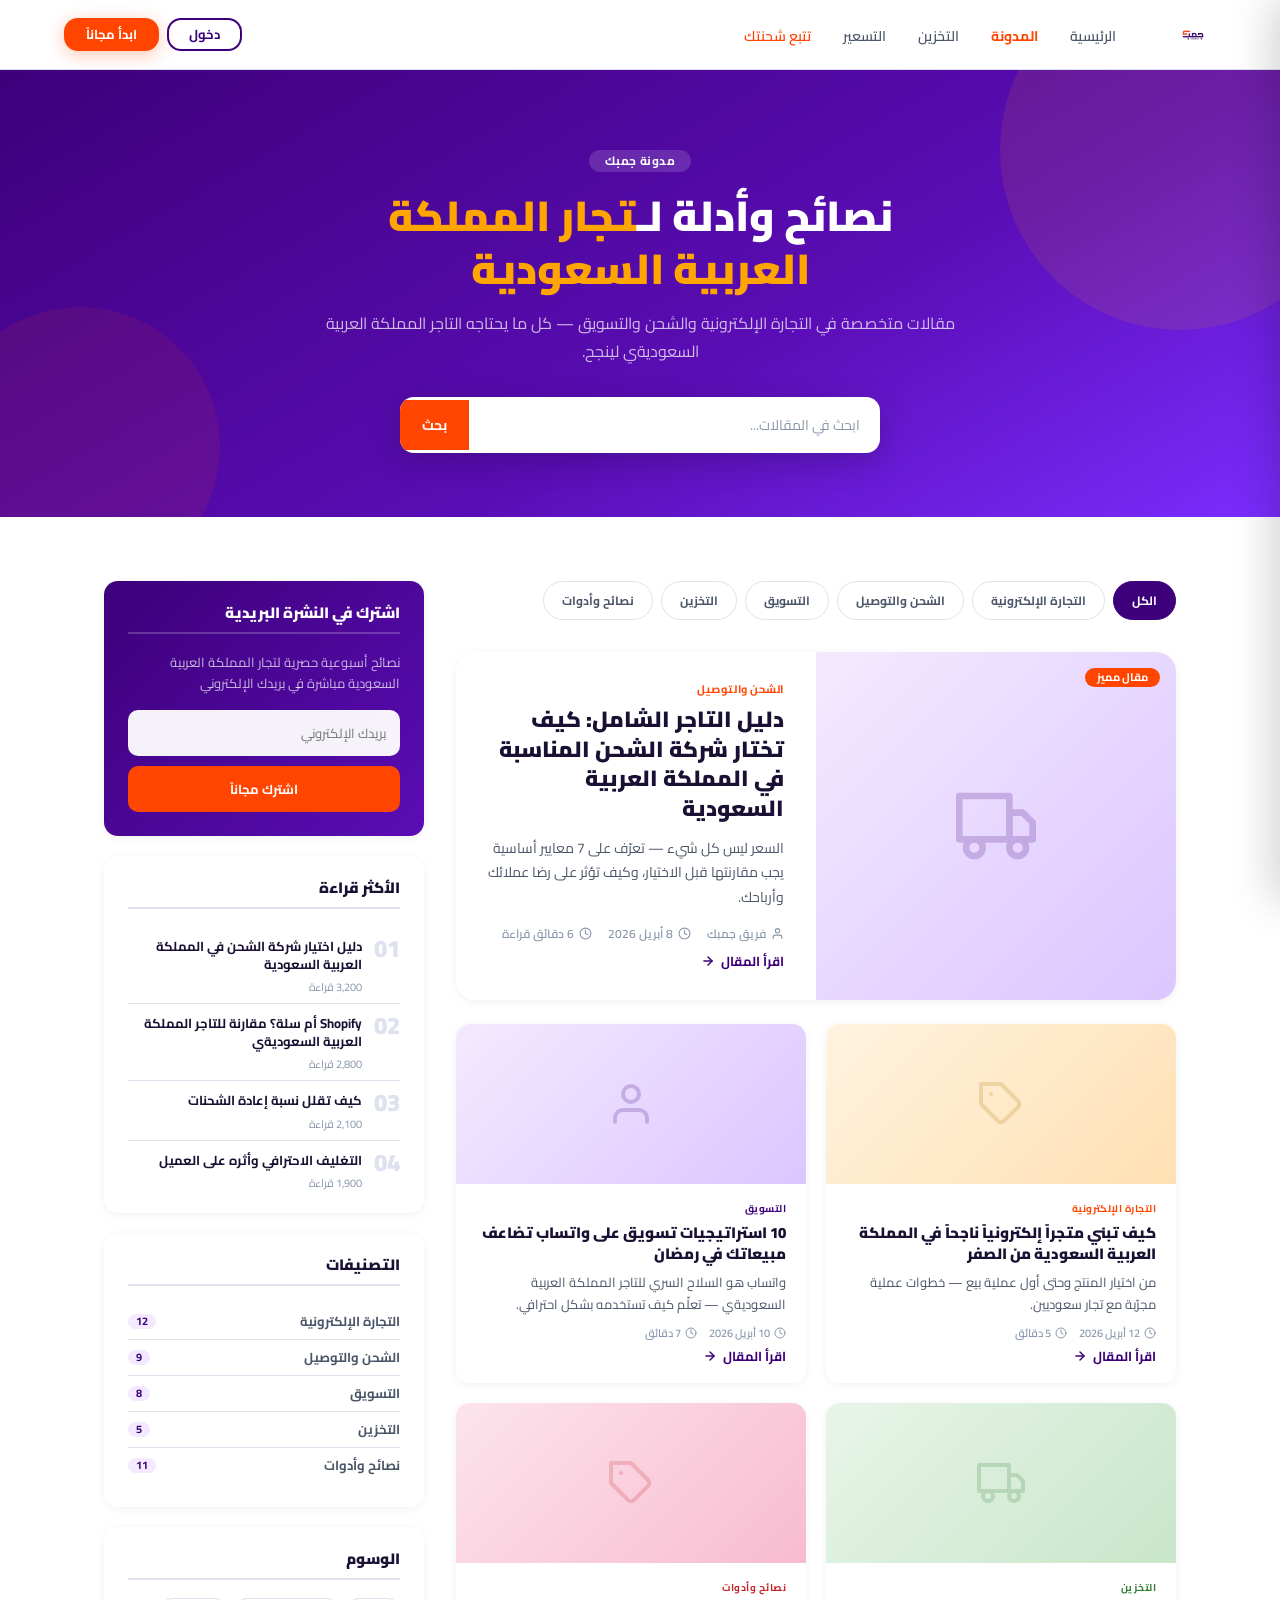
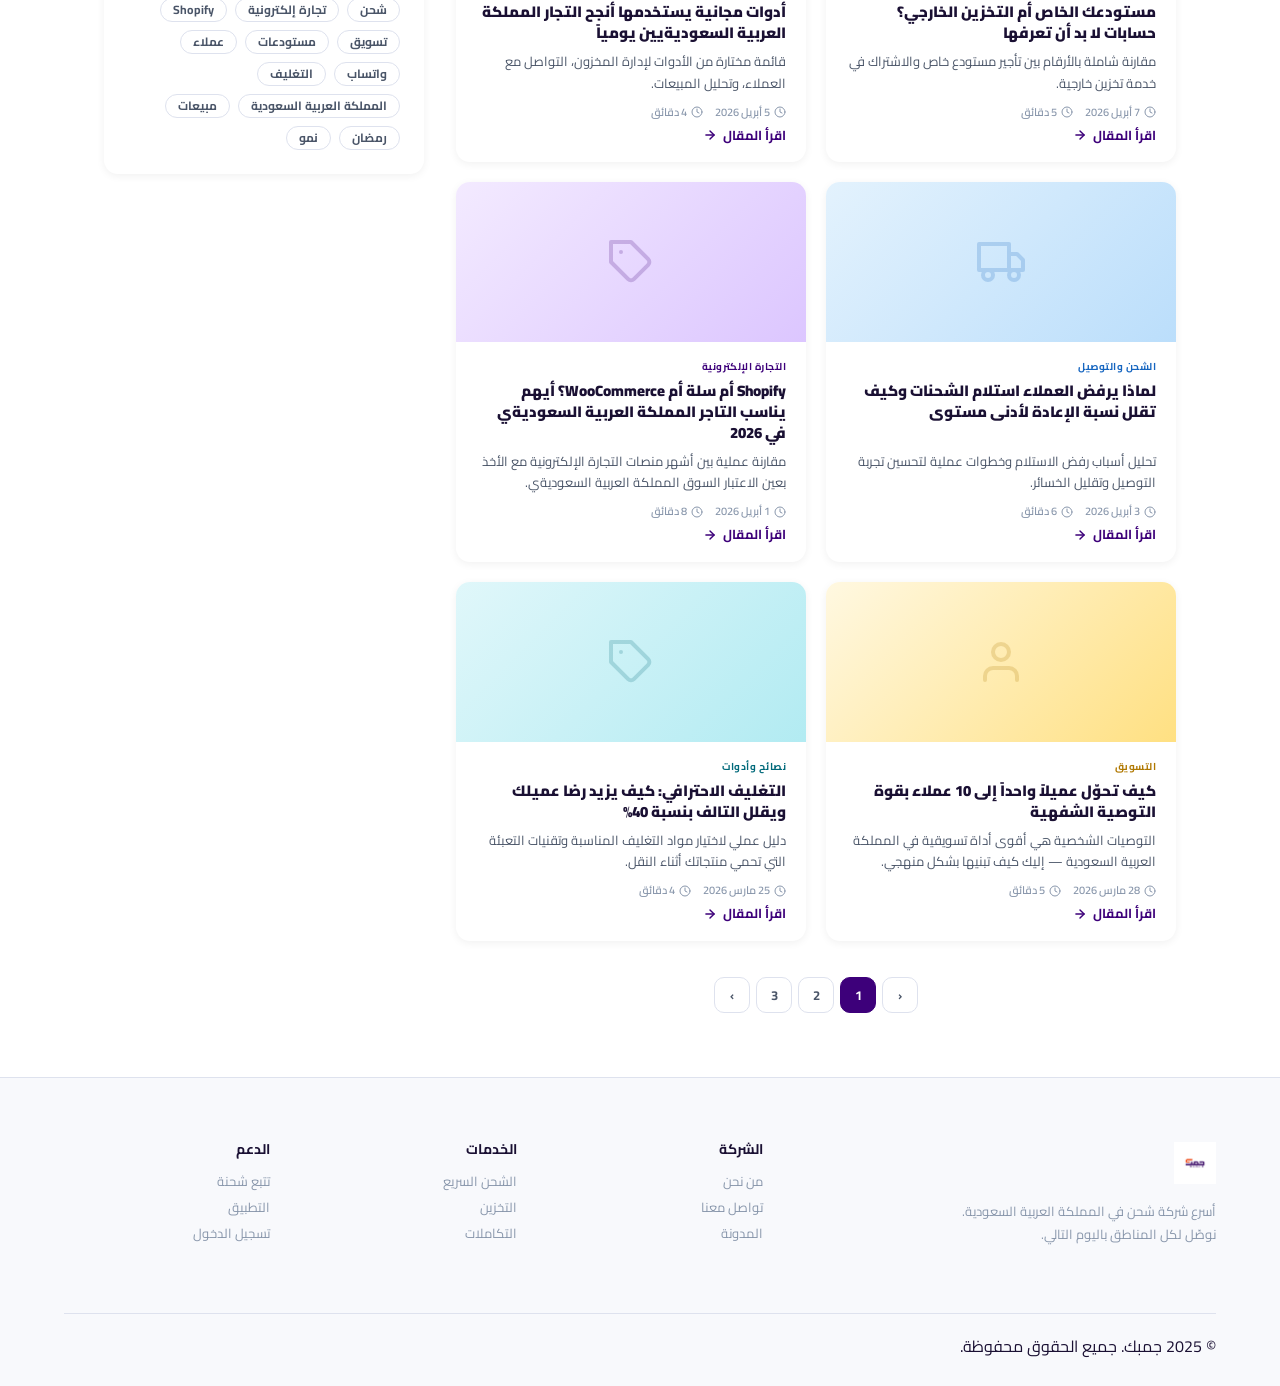
<file: blog.html>
<!DOCTYPE html>
<html lang="ar" dir="rtl">
<head>
  <meta charset="UTF-8"/>
  <meta name="viewport" content="width=device-width, initial-scale=1.0"/>
  <title>المدونة | جمبك</title>
  <link rel="preconnect" href="https://fonts.googleapis.com"/>
  <link rel="preconnect" href="https://fonts.gstatic.com" crossorigin/>
  <link href="https://fonts.googleapis.com/css2?family=Cairo:wght@400;500;600;700;900&display=swap" rel="stylesheet"/>
  <link rel="stylesheet" href="base.css"/>

  <svg style="display:none" aria-hidden="true" xmlns="http://www.w3.org/2000/svg">
    <defs>
      <symbol id="ic-clock"   viewBox="0 0 24 24" fill="none" stroke="currentColor" stroke-width="2" stroke-linecap="round" stroke-linejoin="round"><circle cx="12" cy="12" r="10"/><polyline points="12 6 12 12 16 14"/></symbol>
      <symbol id="ic-user"    viewBox="0 0 24 24" fill="none" stroke="currentColor" stroke-width="2" stroke-linecap="round" stroke-linejoin="round"><path d="M20 21v-2a4 4 0 0 0-4-4H8a4 4 0 0 0-4 4v2"/><circle cx="12" cy="7" r="4"/></symbol>
      <symbol id="ic-arrow-l" viewBox="0 0 24 24" fill="none" stroke="currentColor" stroke-width="2.5" stroke-linecap="round" stroke-linejoin="round"><line x1="5" y1="12" x2="19" y2="12"/><polyline points="12 5 19 12 12 19"/></symbol>
      <symbol id="ic-search"  viewBox="0 0 24 24" fill="none" stroke="currentColor" stroke-width="2" stroke-linecap="round" stroke-linejoin="round"><circle cx="11" cy="11" r="8"/><line x1="21" y1="21" x2="16.65" y2="16.65"/></symbol>
      <symbol id="ic-mail"    viewBox="0 0 24 24" fill="none" stroke="currentColor" stroke-width="2" stroke-linecap="round" stroke-linejoin="round"><path d="M4 4h16c1.1 0 2 .9 2 2v12c0 1.1-.9 2-2 2H4c-1.1 0-2-.9-2-2V6c0-1.1.9-2 2-2z"/><polyline points="22,6 12,13 2,6"/></symbol>
      <symbol id="ic-tag"     viewBox="0 0 24 24" fill="none" stroke="currentColor" stroke-width="2" stroke-linecap="round" stroke-linejoin="round"><path d="M20.59 13.41l-7.17 7.17a2 2 0 0 1-2.83 0L2 12V2h10l8.59 8.59a2 2 0 0 1 0 2.82z"/><line x1="7" y1="7" x2="7.01" y2="7"/></symbol>
      <symbol id="ic-truck"   viewBox="0 0 24 24" fill="none" stroke="currentColor" stroke-width="2" stroke-linecap="round" stroke-linejoin="round"><rect x="1" y="3" width="15" height="13"/><polygon points="16 8 20 8 23 11 23 16 16 16 16 8"/><circle cx="5.5" cy="18.5" r="2.5"/><circle cx="18.5" cy="18.5" r="2.5"/></symbol>
    </defs>
  </svg>

  <style>
    /* ── HERO ── */
    .blog-hero {
      background: linear-gradient(150deg, var(--purple) 0%, #5a0db5 60%, #7b2dff 100%);
      padding: 80px 64px 64px; text-align: center;
      position: relative; overflow: hidden;
    }
    .blog-hero::before { content:''; position:absolute; top:-100px; right:-80px; width:360px; height:360px; background:rgba(255,165,0,.1); border-radius:50%; }
    .blog-hero::after  { content:''; position:absolute; bottom:-70px; left:-60px; width:280px; height:280px; background:rgba(255,69,0,.09); border-radius:50%; }
    .blog-hero-inner { position:relative; z-index:1; max-width:640px; margin:0 auto; }
    .blog-hero h1 { font-size:42px; font-weight:900; color:var(--white); line-height:1.25; margin-bottom:14px; }
    .blog-hero h1 span { color:var(--yellow); }
    .blog-hero p  { font-size:16px; color:rgba(255,255,255,.72); line-height:1.75; margin-bottom:32px; }

    /* search bar */
    .blog-search {
      display:flex; align-items:center; gap:0;
      background:var(--white); border-radius:14px; overflow:hidden;
      max-width:480px; margin:0 auto;
      box-shadow:0 8px 32px rgba(0,0,0,.2);
    }
    .blog-search svg { width:18px; height:18px; color:var(--text-light); margin-right:14px; flex-shrink:0; }
    .blog-search input {
      flex:1; padding:15px 20px; border:none; outline:none;
      font-family:'Cairo',sans-serif; font-size:14px; color:var(--text);
      background:transparent;
    }
    .blog-search input::placeholder { color:var(--text-light); }
    .blog-search button {
      padding:12px 22px; background:var(--orange); border:none;
      font-family:'Cairo',sans-serif; font-size:14px; font-weight:700; color:#fff;
      cursor:pointer; transition:background var(--transition);
    }
    .blog-search button:hover { background:var(--orange-dim); }

    /* ── LAYOUT ── */
    .blog-layout {
      display:grid; grid-template-columns:1fr 320px;
      gap:32px; padding:64px;
      max-width:1200px; margin:0 auto;
    }

    /* ── CATEGORY TABS ── */
    .cat-tabs { display:flex; flex-wrap:wrap; gap:8px; margin-bottom:32px; }
    .cat-tab {
      padding:7px 18px; border-radius:99px;
      border:1.5px solid var(--gray-mid); background:var(--white);
      font-family:'Cairo',sans-serif; font-size:12px; font-weight:700;
      color:var(--text-mid); cursor:pointer; transition:var(--transition);
    }
    .cat-tab.active { background:var(--purple); border-color:var(--purple); color:var(--white); }
    .cat-tab:hover:not(.active) { border-color:var(--purple); color:var(--purple); }

    /* ── FEATURED POST ── */
    .featured-post {
      border-radius:var(--radius-lg); overflow:hidden;
      background:var(--white); box-shadow:var(--shadow-sm);
      margin-bottom:24px;
      display:grid; grid-template-columns:1fr 1fr;
      transition:transform var(--transition),box-shadow var(--transition);
    }
    .featured-post:hover { transform:translateY(-3px); box-shadow:var(--shadow-md); }
    .fp-image {
      min-height:280px; display:flex; align-items:center; justify-content:center;
      position:relative; overflow:hidden;
    }
    .fp-image svg { width:80px; height:80px; opacity:.2; }
    .fp-badge {
      position:absolute; top:16px; right:16px;
      background:var(--orange); color:#fff;
      padding:4px 12px; border-radius:99px; font-size:11px; font-weight:700;
    }
    .fp-body { padding:32px; display:flex; flex-direction:column; justify-content:center; }
    .fp-cat  { font-size:11px; font-weight:700; color:var(--orange); text-transform:uppercase; letter-spacing:.05em; margin-bottom:10px; }
    .fp-body h2 { font-size:22px; font-weight:900; line-height:1.35; margin-bottom:12px; color:var(--text); }
    .fp-body p  { font-size:14px; color:var(--text-mid); line-height:1.75; margin-bottom:18px; }
    .fp-meta { display:flex; align-items:center; gap:16px; }
    .fp-meta .meta-item { display:flex; align-items:center; gap:5px; font-size:12px; color:var(--text-light); font-weight:600; }
    .fp-meta svg { width:13px; height:13px; }
    .read-more {
      display:inline-flex; align-items:center; gap:6px;
      color:var(--purple); font-size:13px; font-weight:700;
      margin-top:14px; transition:gap var(--transition);
    }
    .read-more:hover { gap:10px; }
    .read-more svg { width:14px; height:14px; }

    /* ── POSTS GRID ── */
    .posts-grid { display:grid; grid-template-columns:1fr 1fr; gap:20px; }
    .post-card {
      background:var(--white); border-radius:var(--radius-md);
      overflow:hidden; box-shadow:var(--shadow-sm);
      transition:transform var(--transition),box-shadow var(--transition);
      display:flex; flex-direction:column;
    }
    .post-card:hover { transform:translateY(-3px); box-shadow:var(--shadow-md); }
    .post-image {
      height:160px; display:flex; align-items:center; justify-content:center;
      position:relative;
    }
    .post-image svg { width:48px; height:48px; opacity:.2; }
    .post-body { padding:20px; flex:1; display:flex; flex-direction:column; }
    .post-cat  { font-size:10px; font-weight:700; text-transform:uppercase; letter-spacing:.05em; margin-bottom:8px; }
    .post-body h3 { font-size:15px; font-weight:900; line-height:1.4; margin-bottom:8px; color:var(--text); flex:1; }
    .post-body p  { font-size:13px; color:var(--text-mid); line-height:1.65; margin-bottom:12px; }
    .post-meta { display:flex; align-items:center; gap:12px; }
    .post-meta .pm { display:flex; align-items:center; gap:4px; font-size:11px; color:var(--text-light); font-weight:600; }
    .post-meta svg { width:12px; height:12px; }
    .post-tag {
      display:inline-flex; align-items:center; gap:4px;
      padding:2px 8px; border-radius:99px; font-size:10px; font-weight:700;
    }

    /* ── SIDEBAR ── */
    .blog-sidebar { display:flex; flex-direction:column; gap:20px; }
    .sidebar-widget { background:var(--white); border-radius:var(--radius-md); padding:24px; box-shadow:var(--shadow-sm); }
    .sidebar-widget h3 { font-size:15px; font-weight:900; margin-bottom:18px; padding-bottom:12px; border-bottom:2px solid var(--gray-mid); }

    /* newsletter */
    .newsletter-widget { background:linear-gradient(135deg,var(--purple),var(--purple-mid)); }
    .newsletter-widget h3 { color:var(--white); border-bottom-color:rgba(255,255,255,.2); }
    .newsletter-widget p  { font-size:13px; color:rgba(255,255,255,.72); line-height:1.6; margin-bottom:16px; }
    .nl-input {
      width:100%; padding:11px 14px; border-radius:10px;
      border:none; outline:none;
      font-family:'Cairo',sans-serif; font-size:13px; color:var(--text);
      margin-bottom:10px; background:rgba(255,255,255,.95);
    }
    .nl-btn {
      width:100%; padding:11px; background:var(--orange); border:none;
      border-radius:10px; font-family:'Cairo',sans-serif; font-size:13px; font-weight:700;
      color:#fff; cursor:pointer; transition:var(--transition);
    }
    .nl-btn:hover { background:var(--orange-dim); }

    /* popular posts */
    .pop-post { display:flex; gap:12px; padding:10px 0; border-bottom:1px solid var(--gray-mid); }
    .pop-post:last-child { border-bottom:none; padding-bottom:0; }
    .pop-num { font-size:24px; font-weight:900; color:var(--gray-mid); flex-shrink:0; line-height:1; }
    .pop-post h4 { font-size:13px; font-weight:700; color:var(--text); margin-bottom:4px; line-height:1.4; }
    .pop-post span { font-size:11px; color:var(--text-light); }

    /* tags cloud */
    .tags-cloud { display:flex; flex-wrap:wrap; gap:8px; }
    .tag-chip {
      padding:5px 12px; border-radius:99px;
      border:1.5px solid var(--gray-mid); font-size:12px; font-weight:700;
      color:var(--text-mid); cursor:pointer; transition:var(--transition);
    }
    .tag-chip:hover { border-color:var(--purple); color:var(--purple); background:var(--purple-light); }

    /* categories list */
    .cat-list { display:flex; flex-direction:column; gap:0; }
    .cat-item { display:flex; align-items:center; justify-content:space-between; padding:10px 0; border-bottom:1px solid var(--gray-mid); font-size:13px; font-weight:700; color:var(--text-mid); cursor:pointer; transition:color var(--transition); }
    .cat-item:last-child { border-bottom:none; }
    .cat-item:hover { color:var(--purple); }
    .cat-count { background:var(--purple-light); color:var(--purple); padding:2px 8px; border-radius:99px; font-size:11px; }

    /* ── PAGINATION ── */
    .pagination { display:flex; align-items:center; justify-content:center; gap:6px; margin-top:36px; }
    .pg-btn { width:36px; height:36px; border-radius:10px; border:1.5px solid var(--gray-mid); background:var(--white); font-family:'Cairo',sans-serif; font-size:13px; font-weight:700; color:var(--text-mid); cursor:pointer; transition:var(--transition); }
    .pg-btn.active { background:var(--purple); border-color:var(--purple); color:#fff; }
    .pg-btn:hover:not(.active) { border-color:var(--purple); color:var(--purple); }

    @media(max-width:1024px){
      .blog-layout { grid-template-columns:1fr; padding:40px 24px; }
      .blog-sidebar { order:-1; }
      .featured-post { grid-template-columns:1fr; }
      .fp-image { min-height:200px; }
    }
    @media(max-width:640px){
      .blog-hero { padding:56px 24px 48px; }
      .blog-hero h1 { font-size:28px; }
      .posts-grid { grid-template-columns:1fr; }
    }
  </style>
</head>
<body>

<!-- NAVBAR -->
<nav class="nav">
  <div class="nav-logo"><img src="جمبك.jpg" alt="جمبك"/></div>
  <ul class="nav-links">
    <li><a href="index.html">الرئيسية</a></li>
    <li><a href="blog.html" style="color:var(--orange);font-weight:700">المدونة</a></li>
    <li><a href="storage.html">التخزين</a></li>
    <li><a href="pricing.html">التسعير</a></li>
    <li><a href="tracking.html" class="highlight">تتبع شحنتك</a></li>
  </ul>
  <div class="nav-actions">
    <a href="login.html"    class="btn btn-outline btn-sm">دخول</a>
    <a href="register.html" class="btn btn-primary btn-sm">ابدأ مجاناً</a>
  </div>
</nav>

<!-- HERO -->
<div class="blog-hero">
  <div class="blog-hero-inner">
    <div class="sec-tag white" style="margin-bottom:18px">مدونة جمبك</div>
    <h1>نصائح وأدلة لـ<span>تجار المملكة العربية السعودية</span></h1>
    <p>مقالات متخصصة في التجارة الإلكترونية والشحن والتسويق — كل ما يحتاجه التاجر المملكة العربية السعوديةي لينجح.</p>
    <div class="blog-search">
      <input type="text" placeholder="ابحث في المقالات..." id="searchInput" onkeydown="if(event.key==='Enter')filterSearch()"/>
      <button onclick="filterSearch()">بحث</button>
    </div>
  </div>
</div>

<!-- MAIN LAYOUT -->
<div class="blog-layout">

  <!-- POSTS COLUMN -->
  <div>
    <!-- Category Tabs -->
    <div class="cat-tabs">
      <button class="cat-tab active" onclick="filterCat(this,'all')">الكل</button>
      <button class="cat-tab" onclick="filterCat(this,'ecommerce')">التجارة الإلكترونية</button>
      <button class="cat-tab" onclick="filterCat(this,'shipping')">الشحن والتوصيل</button>
      <button class="cat-tab" onclick="filterCat(this,'marketing')">التسويق</button>
      <button class="cat-tab" onclick="filterCat(this,'storage')">التخزين</button>
      <button class="cat-tab" onclick="filterCat(this,'tips')">نصائح وأدوات</button>
    </div>

    <!-- Featured Post -->
    <div class="featured-post">
      <div class="fp-image" style="background:linear-gradient(135deg,var(--purple-light),#dcc6ff)">
        <svg style="color:var(--purple)"><use href="#ic-truck"/></svg>
        <div class="fp-badge">مقال مميز</div>
      </div>
      <div class="fp-body">
        <div class="fp-cat">الشحن والتوصيل</div>
        <h2>دليل التاجر الشامل: كيف تختار شركة الشحن المناسبة في المملكة العربية السعودية</h2>
        <p>السعر ليس كل شيء — تعرّف على 7 معايير أساسية يجب مقارنتها قبل الاختيار، وكيف تؤثر على رضا عملائك وأرباحك.</p>
        <div class="fp-meta">
          <div class="meta-item"><svg><use href="#ic-user"/></svg> فريق جمبك</div>
          <div class="meta-item"><svg><use href="#ic-clock"/></svg> 8 أبريل 2026</div>
          <div class="meta-item"><svg><use href="#ic-clock"/></svg> 6 دقائق قراءة</div>
        </div>
        <a href="#" class="read-more">اقرأ المقال <svg><use href="#ic-arrow-l"/></svg></a>
      </div>
    </div>

    <!-- Posts Grid -->
    <div class="posts-grid" id="postsGrid">

      <div class="post-card" data-cat="ecommerce">
        <div class="post-image" style="background:linear-gradient(135deg,#fff3e0,#ffe0b2)">
          <svg style="color:#b07800"><use href="#ic-tag"/></svg>
        </div>
        <div class="post-body">
          <div class="post-cat" style="color:var(--orange)">التجارة الإلكترونية</div>
          <h3>كيف تبني متجراً إلكترونياً ناجحاً في المملكة العربية السعودية من الصفر</h3>
          <p>من اختيار المنتج وحتى أول عملية بيع — خطوات عملية مجرّبة مع تجار سعوديين.</p>
          <div class="post-meta">
            <div class="pm"><svg><use href="#ic-clock"/></svg> 12 أبريل 2026</div>
            <div class="pm"><svg><use href="#ic-clock"/></svg> 5 دقائق</div>
          </div>
          <a href="#" class="read-more" style="margin-top:10px">اقرأ المقال <svg><use href="#ic-arrow-l"/></svg></a>
        </div>
      </div>

      <div class="post-card" data-cat="marketing">
        <div class="post-image" style="background:linear-gradient(135deg,var(--purple-light),#dcc6ff)">
          <svg style="color:var(--purple)"><use href="#ic-user"/></svg>
        </div>
        <div class="post-body">
          <div class="post-cat" style="color:var(--purple)">التسويق</div>
          <h3>10 استراتيجيات تسويق على واتساب تضاعف مبيعاتك في رمضان</h3>
          <p>واتساب هو السلاح السري للتاجر المملكة العربية السعوديةي — تعلّم كيف تستخدمه بشكل احترافي.</p>
          <div class="post-meta">
            <div class="pm"><svg><use href="#ic-clock"/></svg> 10 أبريل 2026</div>
            <div class="pm"><svg><use href="#ic-clock"/></svg> 7 دقائق</div>
          </div>
          <a href="#" class="read-more" style="margin-top:10px">اقرأ المقال <svg><use href="#ic-arrow-l"/></svg></a>
        </div>
      </div>

      <div class="post-card" data-cat="storage">
        <div class="post-image" style="background:linear-gradient(135deg,#e8f5e9,#c8e6c9)">
          <svg style="color:#2E7D32"><use href="#ic-truck"/></svg>
        </div>
        <div class="post-body">
          <div class="post-cat" style="color:#2E7D32">التخزين</div>
          <h3>مستودعك الخاص أم التخزين الخارجي؟ حسابات لا بد أن تعرفها</h3>
          <p>مقارنة شاملة بالأرقام بين تأجير مستودع خاص والاشتراك في خدمة تخزين خارجية.</p>
          <div class="post-meta">
            <div class="pm"><svg><use href="#ic-clock"/></svg> 7 أبريل 2026</div>
            <div class="pm"><svg><use href="#ic-clock"/></svg> 5 دقائق</div>
          </div>
          <a href="#" class="read-more" style="margin-top:10px">اقرأ المقال <svg><use href="#ic-arrow-l"/></svg></a>
        </div>
      </div>

      <div class="post-card" data-cat="tips">
        <div class="post-image" style="background:linear-gradient(135deg,#fce4ec,#f8bbd0)">
          <svg style="color:#c62828"><use href="#ic-tag"/></svg>
        </div>
        <div class="post-body">
          <div class="post-cat" style="color:#c62828">نصائح وأدوات</div>
          <h3>أدوات مجانية يستخدمها أنجح التجار المملكة العربية السعوديةيين يومياً</h3>
          <p>قائمة مختارة من الأدوات لإدارة المخزون، التواصل مع العملاء، وتحليل المبيعات.</p>
          <div class="post-meta">
            <div class="pm"><svg><use href="#ic-clock"/></svg> 5 أبريل 2026</div>
            <div class="pm"><svg><use href="#ic-clock"/></svg> 4 دقائق</div>
          </div>
          <a href="#" class="read-more" style="margin-top:10px">اقرأ المقال <svg><use href="#ic-arrow-l"/></svg></a>
        </div>
      </div>

      <div class="post-card" data-cat="shipping">
        <div class="post-image" style="background:linear-gradient(135deg,#e3f2fd,#bbdefb)">
          <svg style="color:#1565c0"><use href="#ic-truck"/></svg>
        </div>
        <div class="post-body">
          <div class="post-cat" style="color:#1565c0">الشحن والتوصيل</div>
          <h3>لماذا يرفض العملاء استلام الشحنات وكيف تقلل نسبة الإعادة لأدنى مستوى</h3>
          <p>تحليل أسباب رفض الاستلام وخطوات عملية لتحسين تجربة التوصيل وتقليل الخسائر.</p>
          <div class="post-meta">
            <div class="pm"><svg><use href="#ic-clock"/></svg> 3 أبريل 2026</div>
            <div class="pm"><svg><use href="#ic-clock"/></svg> 6 دقائق</div>
          </div>
          <a href="#" class="read-more" style="margin-top:10px">اقرأ المقال <svg><use href="#ic-arrow-l"/></svg></a>
        </div>
      </div>

      <div class="post-card" data-cat="ecommerce">
        <div class="post-image" style="background:linear-gradient(135deg,#f3eaff,#dcc6ff)">
          <svg style="color:var(--purple)"><use href="#ic-tag"/></svg>
        </div>
        <div class="post-body">
          <div class="post-cat" style="color:var(--purple)">التجارة الإلكترونية</div>
          <h3>Shopify أم سلة أم WooCommerce؟ أيهم يناسب التاجر المملكة العربية السعوديةي في 2026</h3>
          <p>مقارنة عملية بين أشهر منصات التجارة الإلكترونية مع الأخذ بعين الاعتبار السوق المملكة العربية السعوديةي.</p>
          <div class="post-meta">
            <div class="pm"><svg><use href="#ic-clock"/></svg> 1 أبريل 2026</div>
            <div class="pm"><svg><use href="#ic-clock"/></svg> 8 دقائق</div>
          </div>
          <a href="#" class="read-more" style="margin-top:10px">اقرأ المقال <svg><use href="#ic-arrow-l"/></svg></a>
        </div>
      </div>

      <div class="post-card" data-cat="marketing">
        <div class="post-image" style="background:linear-gradient(135deg,#fff8e1,#ffe082)">
          <svg style="color:#b07800"><use href="#ic-user"/></svg>
        </div>
        <div class="post-body">
          <div class="post-cat" style="color:#b07800">التسويق</div>
          <h3>كيف تحوّل عميلاً واحداً إلى 10 عملاء بقوة التوصية الشفهية</h3>
          <p>التوصيات الشخصية هي أقوى أداة تسويقية في المملكة العربية السعودية — إليك كيف تبنيها بشكل منهجي.</p>
          <div class="post-meta">
            <div class="pm"><svg><use href="#ic-clock"/></svg> 28 مارس 2026</div>
            <div class="pm"><svg><use href="#ic-clock"/></svg> 5 دقائق</div>
          </div>
          <a href="#" class="read-more" style="margin-top:10px">اقرأ المقال <svg><use href="#ic-arrow-l"/></svg></a>
        </div>
      </div>

      <div class="post-card" data-cat="tips">
        <div class="post-image" style="background:linear-gradient(135deg,#e0f7fa,#b2ebf2)">
          <svg style="color:#00697a"><use href="#ic-tag"/></svg>
        </div>
        <div class="post-body">
          <div class="post-cat" style="color:#00697a">نصائح وأدوات</div>
          <h3>التغليف الاحترافي: كيف يزيد رضا عميلك ويقلل التالف بنسبة 40%</h3>
          <p>دليل عملي لاختيار مواد التغليف المناسبة وتقنيات التعبئة التي تحمي منتجاتك أثناء النقل.</p>
          <div class="post-meta">
            <div class="pm"><svg><use href="#ic-clock"/></svg> 25 مارس 2026</div>
            <div class="pm"><svg><use href="#ic-clock"/></svg> 4 دقائق</div>
          </div>
          <a href="#" class="read-more" style="margin-top:10px">اقرأ المقال <svg><use href="#ic-arrow-l"/></svg></a>
        </div>
      </div>

    </div><!-- /posts-grid -->

    <!-- Empty state (hidden by default) -->
    <div id="emptyState" style="display:none;text-align:center;padding:60px 20px;color:var(--text-light)">
      <svg width="48" height="48" style="margin:0 auto 16px;opacity:.3"><use href="#ic-search"/></svg>
      <p style="font-weight:700;font-size:15px">لا توجد مقالات في هذه الفئة</p>
    </div>

    <!-- Pagination -->
    <div class="pagination">
      <button class="pg-btn">‹</button>
      <button class="pg-btn active">1</button>
      <button class="pg-btn">2</button>
      <button class="pg-btn">3</button>
      <button class="pg-btn">›</button>
    </div>
  </div>

  <!-- SIDEBAR -->
  <div class="blog-sidebar">

    <!-- Newsletter -->
    <div class="sidebar-widget newsletter-widget">
      <h3>اشترك في النشرة البريدية</h3>
      <p>نصائح أسبوعية حصرية لتجار المملكة العربية السعودية مباشرة في بريدك الإلكتروني</p>
      <input class="nl-input" type="email" placeholder="بريدك الإلكتروني" id="nlEmail"/>
      <button class="nl-btn" onclick="subscribeNl()">اشترك مجاناً</button>
    </div>

    <!-- Popular -->
    <div class="sidebar-widget">
      <h3>الأكثر قراءة</h3>
      <div class="pop-post">
        <div class="pop-num">01</div>
        <div>
          <h4>دليل اختيار شركة الشحن في المملكة العربية السعودية</h4>
          <span>3,200 قراءة</span>
        </div>
      </div>
      <div class="pop-post">
        <div class="pop-num">02</div>
        <div>
          <h4>Shopify أم سلة؟ مقارنة للتاجر المملكة العربية السعوديةي</h4>
          <span>2,800 قراءة</span>
        </div>
      </div>
      <div class="pop-post">
        <div class="pop-num">03</div>
        <div>
          <h4>كيف تقلل نسبة إعادة الشحنات</h4>
          <span>2,100 قراءة</span>
        </div>
      </div>
      <div class="pop-post">
        <div class="pop-num">04</div>
        <div>
          <h4>التغليف الاحترافي وأثره على العميل</h4>
          <span>1,900 قراءة</span>
        </div>
      </div>
    </div>

    <!-- Categories -->
    <div class="sidebar-widget">
      <h3>التصنيفات</h3>
      <div class="cat-list">
        <div class="cat-item" onclick="filterCat(null,'ecommerce')">التجارة الإلكترونية <span class="cat-count">12</span></div>
        <div class="cat-item" onclick="filterCat(null,'shipping')">الشحن والتوصيل <span class="cat-count">9</span></div>
        <div class="cat-item" onclick="filterCat(null,'marketing')">التسويق <span class="cat-count">8</span></div>
        <div class="cat-item" onclick="filterCat(null,'storage')">التخزين <span class="cat-count">5</span></div>
        <div class="cat-item" onclick="filterCat(null,'tips')">نصائح وأدوات <span class="cat-count">11</span></div>
      </div>
    </div>

    <!-- Tags -->
    <div class="sidebar-widget">
      <h3>الوسوم</h3>
      <div class="tags-cloud">
        <span class="tag-chip">شحن</span>
        <span class="tag-chip">تجارة إلكترونية</span>
        <span class="tag-chip">Shopify</span>
        <span class="tag-chip">تسويق</span>
        <span class="tag-chip">مستودعات</span>
        <span class="tag-chip">عملاء</span>
        <span class="tag-chip">واتساب</span>
        <span class="tag-chip">التغليف</span>
        <span class="tag-chip">المملكة العربية السعودية</span>
        <span class="tag-chip">مبيعات</span>
        <span class="tag-chip">رمضان</span>
        <span class="tag-chip">نمو</span>
      </div>
    </div>

  </div>
</div><!-- /blog-layout -->

<!-- FOOTER -->
<footer class="site-footer">
  <div class="footer-grid">
    <div class="footer-brand">
      <img src="جمبك.jpg" alt="جمبك" class="footer-logo"/>
      <p>أسرع شركة شحن في المملكة العربية السعودية. نوصّل لكل المناطق باليوم التالي.</p>
    </div>
    <div class="footer-col"><h4>الشركة</h4><ul><li><a href="about.html">من نحن</a></li><li><a href="contact.html">تواصل معنا</a></li><li><a href="blog.html">المدونة</a></li></ul></div>
    <div class="footer-col"><h4>الخدمات</h4><ul><li><a href="index.html">الشحن السريع</a></li><li><a href="storage.html">التخزين</a></li><li><a href="integrations.html">التكاملات</a></li></ul></div>
    <div class="footer-col"><h4>الدعم</h4><ul><li><a href="tracking.html">تتبع شحنة</a></li><li><a href="app.html">التطبيق</a></li><li><a href="login.html">تسجيل الدخول</a></li></ul></div>
  </div>
  <div class="footer-bottom"><span>© 2025 جمبك. جميع الحقوق محفوظة.</span></div>
</footer>

<script>
  function filterCat(btn, cat) {
    // update tab UI
    document.querySelectorAll('.cat-tab').forEach(t => t.classList.remove('active'));
    if (btn) btn.classList.add('active');
    else {
      document.querySelectorAll('.cat-tab').forEach(t => {
        if (t.getAttribute('onclick') && t.getAttribute('onclick').includes(`'${cat}'`)) t.classList.add('active');
      });
    }

    const cards = document.querySelectorAll('.post-card');
    let visible = 0;
    cards.forEach(c => {
      const show = cat === 'all' || c.dataset.cat === cat;
      c.style.display = show ? 'flex' : 'none';
      if (show) visible++;
    });
    document.getElementById('emptyState').style.display = visible === 0 ? 'block' : 'none';
  }

  function filterSearch() {
    const q = document.getElementById('searchInput').value.toLowerCase().trim();
    const cards = document.querySelectorAll('.post-card');
    let visible = 0;
    cards.forEach(c => {
      const text = c.querySelector('h3').textContent.toLowerCase() + c.querySelector('p').textContent.toLowerCase();
      const show = !q || text.includes(q);
      c.style.display = show ? 'flex' : 'none';
      if (show) visible++;
    });
    document.getElementById('emptyState').style.display = visible === 0 ? 'block' : 'none';
    // reset cat tabs
    document.querySelectorAll('.cat-tab').forEach(t => t.classList.remove('active'));
    document.querySelector('.cat-tab').classList.add('active');
  }

  function subscribeNl() {
    const input = document.getElementById('nlEmail');
    const emailRe = /^[^\s@]+@[^\s@]+\.[^\s@]+$/;
    if (!emailRe.test(input.value.trim())) {
      input.style.border = '2px solid rgba(229,57,53,.7)';
      return;
    }
    input.style.border = 'none';
    const btn = document.querySelector('.nl-btn');
    btn.textContent = '✓ تم الاشتراك بنجاح!';
    btn.style.background = '#2E7D32';
    input.value = '';
    setTimeout(() => { btn.textContent = 'اشترك مجاناً'; btn.style.background = ''; }, 3000);
  }
</script>

<script src="nav.js"></script>
</body>
</html>
</file>
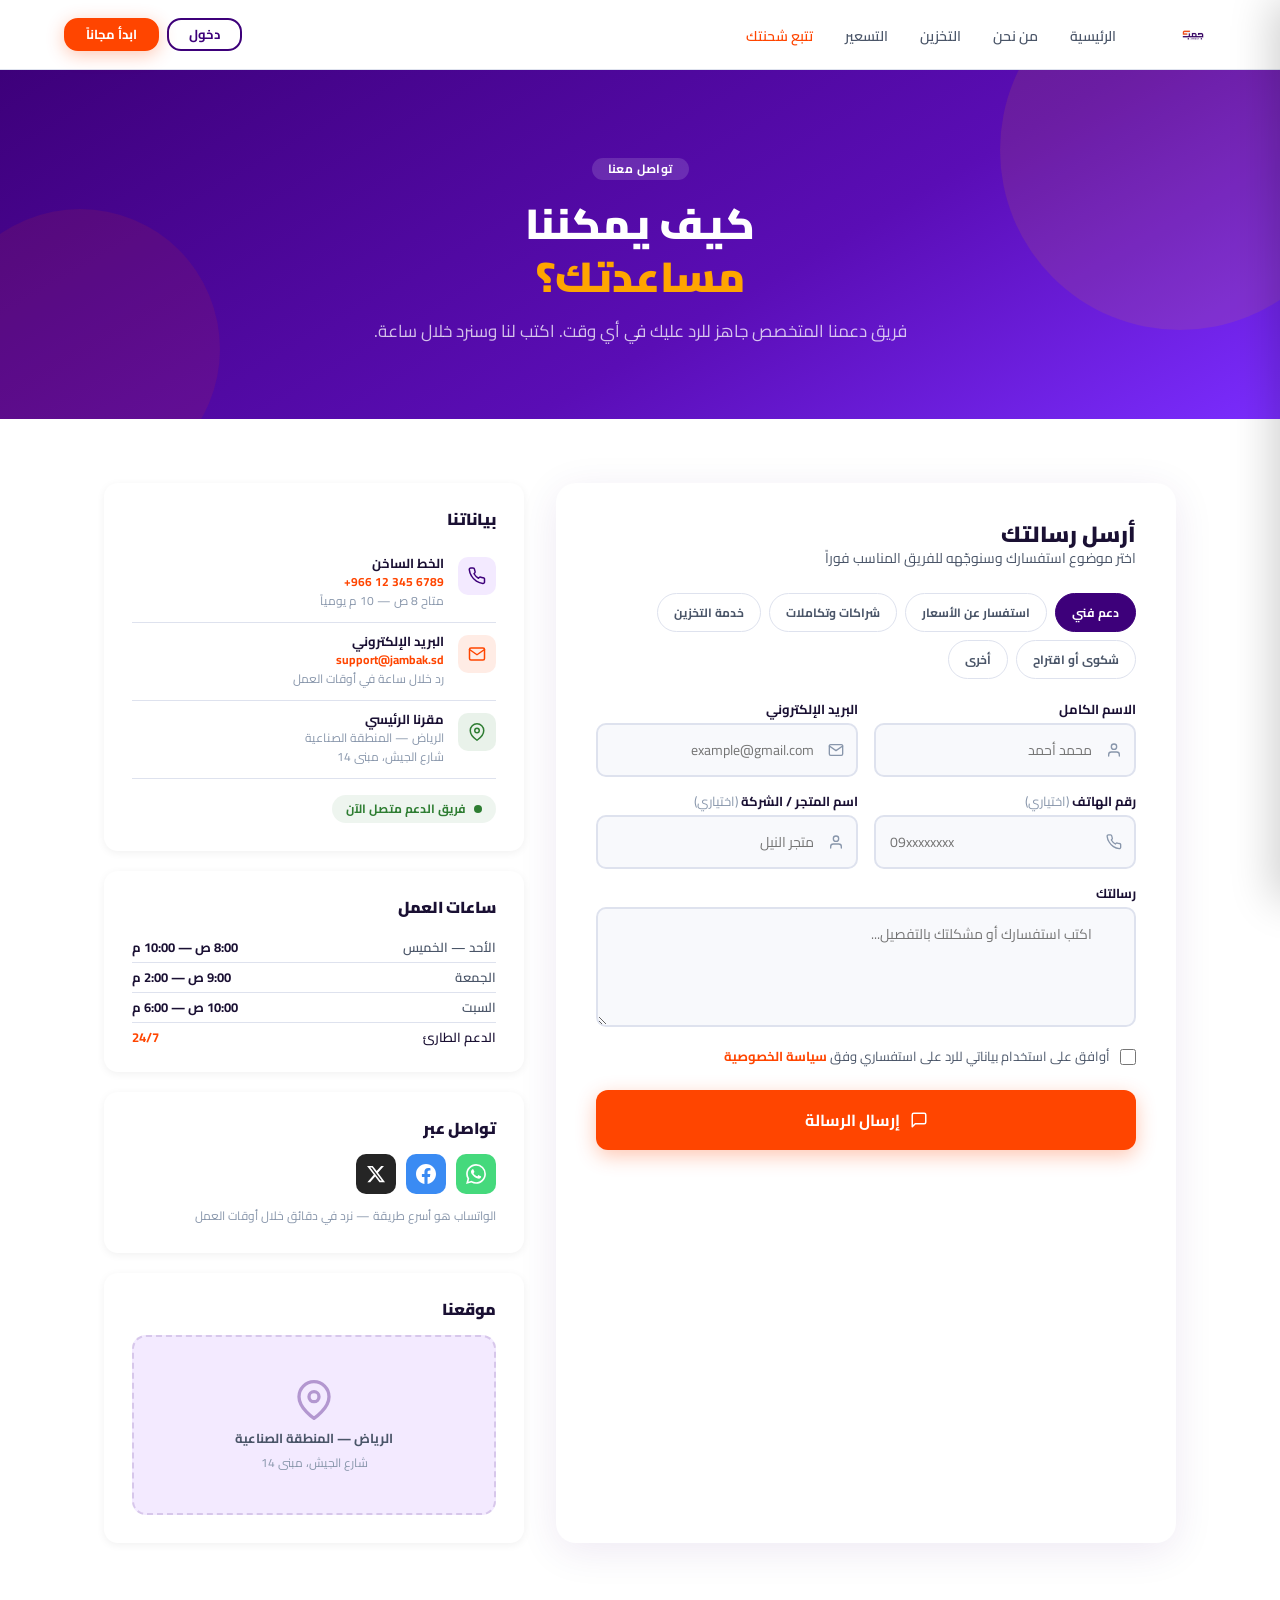
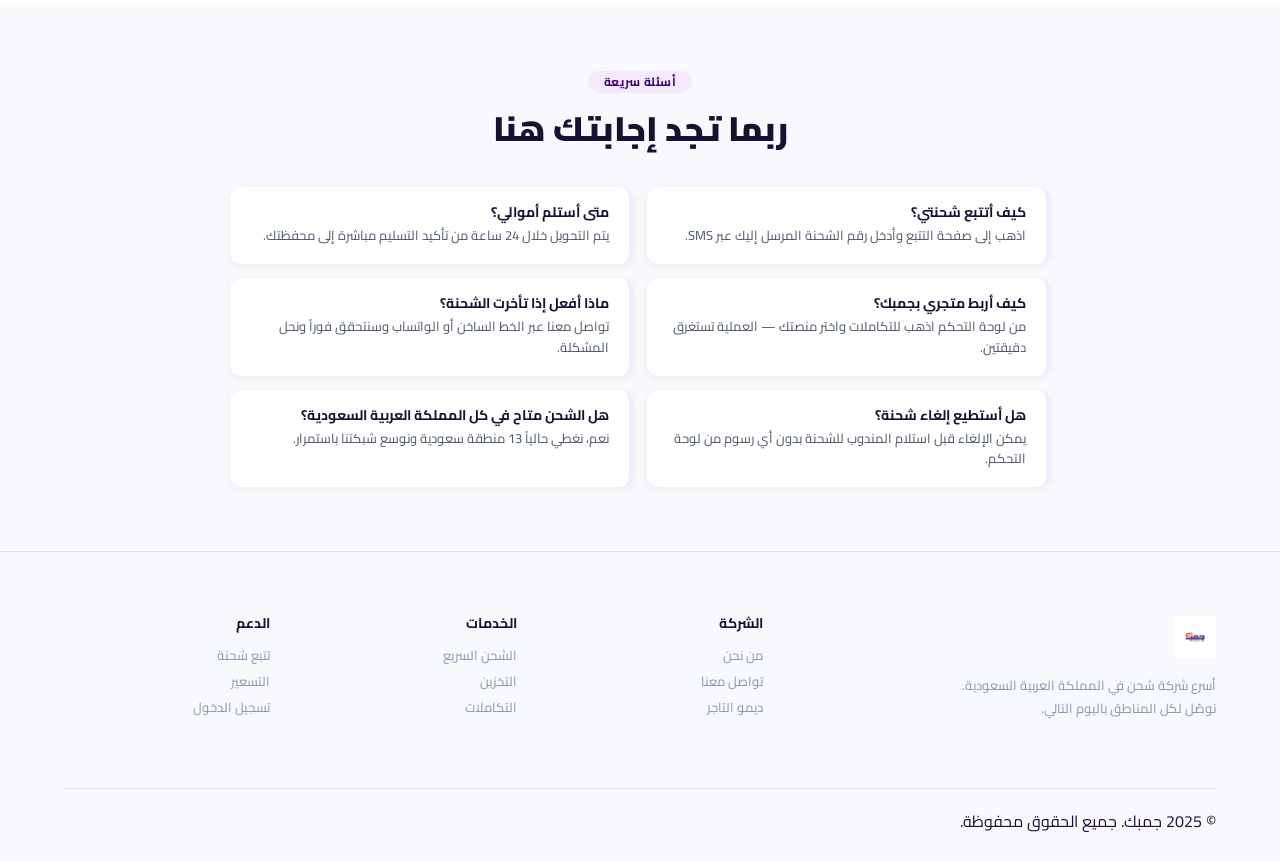
<file: contact.html>
<!DOCTYPE html>
<html lang="ar" dir="rtl">
<head>
  <meta charset="UTF-8"/>
  <meta name="viewport" content="width=device-width, initial-scale=1.0"/>
  <title>تواصل معنا | جمبك</title>
  <link rel="preconnect" href="https://fonts.googleapis.com"/>
  <link rel="preconnect" href="https://fonts.gstatic.com" crossorigin/>
  <link href="https://fonts.googleapis.com/css2?family=Cairo:wght@400;500;600;700;900&display=swap" rel="stylesheet"/>
  <link rel="stylesheet" href="base.css"/>

  <svg style="display:none" aria-hidden="true" xmlns="http://www.w3.org/2000/svg">
    <defs>
      <symbol id="ic-mail"    viewBox="0 0 24 24" fill="none" stroke="currentColor" stroke-width="2" stroke-linecap="round" stroke-linejoin="round"><path d="M4 4h16c1.1 0 2 .9 2 2v12c0 1.1-.9 2-2 2H4c-1.1 0-2-.9-2-2V6c0-1.1.9-2 2-2z"/><polyline points="22,6 12,13 2,6"/></symbol>
      <symbol id="ic-phone"   viewBox="0 0 24 24" fill="none" stroke="currentColor" stroke-width="2" stroke-linecap="round" stroke-linejoin="round"><path d="M22 16.92v3a2 2 0 0 1-2.18 2 19.79 19.79 0 0 1-8.63-3.07A19.5 19.5 0 0 1 4.69 12 19.79 19.79 0 0 1 1.71 3.46 2 2 0 0 1 3.68 1.27h3a2 2 0 0 1 2 1.72 12.84 12.84 0 0 0 .7 2.81 2 2 0 0 1-.45 2.11L8 9a16 16 0 0 0 6 6l.92-.92a2 2 0 0 1 2.11-.45 12.84 12.84 0 0 0 2.81.7A2 2 0 0 1 22 16.92z"/></symbol>
      <symbol id="ic-map-pin" viewBox="0 0 24 24" fill="none" stroke="currentColor" stroke-width="2" stroke-linecap="round" stroke-linejoin="round"><path d="M21 10c0 7-9 13-9 13s-9-6-9-13a9 9 0 0 1 18 0z"/><circle cx="12" cy="10" r="3"/></symbol>
      <symbol id="ic-clock"   viewBox="0 0 24 24" fill="none" stroke="currentColor" stroke-width="2" stroke-linecap="round" stroke-linejoin="round"><circle cx="12" cy="12" r="10"/><polyline points="12 6 12 12 16 14"/></symbol>
      <symbol id="ic-check"   viewBox="0 0 24 24" fill="none" stroke="currentColor" stroke-width="2.5" stroke-linecap="round" stroke-linejoin="round"><polyline points="20 6 9 17 4 12"/></symbol>
      <symbol id="ic-user"    viewBox="0 0 24 24" fill="none" stroke="currentColor" stroke-width="2" stroke-linecap="round" stroke-linejoin="round"><path d="M20 21v-2a4 4 0 0 0-4-4H8a4 4 0 0 0-4 4v2"/><circle cx="12" cy="7" r="4"/></symbol>
      <symbol id="ic-msg"     viewBox="0 0 24 24" fill="none" stroke="currentColor" stroke-width="2" stroke-linecap="round" stroke-linejoin="round"><path d="M21 15a2 2 0 0 1-2 2H7l-4 4V5a2 2 0 0 1 2-2h14a2 2 0 0 1 2 2z"/></symbol>
      <symbol id="ic-whatsapp" viewBox="0 0 24 24" fill="currentColor"><path d="M17.472 14.382c-.297-.149-1.758-.867-2.03-.967-.273-.099-.471-.148-.67.15-.197.297-.767.966-.94 1.164-.173.199-.347.223-.644.075-.297-.15-1.255-.463-2.39-1.475-.883-.788-1.48-1.761-1.653-2.059-.173-.297-.018-.458.13-.606.134-.133.298-.347.446-.52.149-.174.198-.298.298-.497.099-.198.05-.371-.025-.52-.075-.149-.669-1.612-.916-2.207-.242-.579-.487-.5-.669-.51-.173-.008-.371-.01-.57-.01-.198 0-.52.074-.792.372-.272.297-1.04 1.016-1.04 2.479 0 1.462 1.065 2.875 1.213 3.074.149.198 2.096 3.2 5.077 4.487.709.306 1.262.489 1.694.625.712.227 1.36.195 1.871.118.571-.085 1.758-.719 2.006-1.413.248-.694.248-1.289.173-1.413-.074-.124-.272-.198-.57-.347m-5.421 7.403h-.004a9.87 9.87 0 0 1-5.031-1.378l-.361-.214-3.741.982.998-3.648-.235-.374a9.86 9.86 0 0 1-1.51-5.26c.001-5.45 4.436-9.884 9.888-9.884 2.64 0 5.122 1.03 6.988 2.898a9.825 9.825 0 0 1 2.893 6.994c-.003 5.45-4.437 9.884-9.885 9.884m8.413-18.297A11.815 11.815 0 0 0 12.05 0C5.495 0 .16 5.335.157 11.892c0 2.096.547 4.142 1.588 5.945L.057 24l6.305-1.654a11.882 11.882 0 0 0 5.683 1.448h.005c6.554 0 11.89-5.335 11.893-11.893a11.821 11.821 0 0 0-3.48-8.413z"/></symbol>
      <symbol id="ic-fb"      viewBox="0 0 24 24" fill="currentColor"><path d="M24 12.073c0-6.627-5.373-12-12-12s-12 5.373-12 12c0 5.99 4.388 10.954 10.125 11.854v-8.385H7.078v-3.47h3.047V9.43c0-3.007 1.792-4.669 4.533-4.669 1.312 0 2.686.235 2.686.235v2.953H15.83c-1.491 0-1.956.925-1.956 1.874v2.25h3.328l-.532 3.47h-2.796v8.385C19.612 23.027 24 18.062 24 12.073z"/></symbol>
      <symbol id="ic-twitter" viewBox="0 0 24 24" fill="currentColor"><path d="M18.244 2.25h3.308l-7.227 8.26 8.502 11.24H16.17l-5.214-6.817L4.99 21.75H1.68l7.73-8.835L1.254 2.25H8.08l4.713 6.231zm-1.161 17.52h1.833L7.084 4.126H5.117z"/></symbol>
    </defs>
  </svg>

  <style>
    /* ── HERO ── */
    .contact-hero {
      background: linear-gradient(150deg, var(--purple) 0%, #5a0db5 60%, #7b2dff 100%);
      padding: 88px 64px 72px;
      text-align: center; position: relative; overflow: hidden;
    }
    .contact-hero::before {
      content:''; position:absolute; top:-100px; right:-80px;
      width:360px; height:360px; background:rgba(255,165,0,.1); border-radius:50%;
    }
    .contact-hero::after {
      content:''; position:absolute; bottom:-70px; left:-60px;
      width:280px; height:280px; background:rgba(255,69,0,.09); border-radius:50%;
    }
    .contact-hero-inner { position:relative; z-index:1; max-width:640px; margin:0 auto; }
    .contact-hero h1 { font-size:42px; font-weight:900; color:var(--white); line-height:1.25; margin-bottom:14px; }
    .contact-hero h1 span { color:var(--yellow); }
    .contact-hero p  { font-size:17px; color:rgba(255,255,255,.75); line-height:1.75; }

    /* ── MAIN GRID ── */
    .contact-main {
      display: grid; grid-template-columns: 1fr 420px;
      gap: 32px; padding: 64px;
      max-width: 1200px; margin: 0 auto;
    }

    /* ── FORM CARD ── */
    .form-card {
      background: var(--white); border-radius: var(--radius-lg);
      padding: 40px; box-shadow: 0 8px 40px rgba(61,0,122,.09);
    }
    .form-card h2 { font-size: 22px; font-weight: 900; margin-bottom: 6px; }
    .form-card .sub { font-size: 14px; color: var(--text-mid); margin-bottom: 28px; }

    /* topic tabs */
    .topic-tabs { display: flex; flex-wrap: wrap; gap: 8px; margin-bottom: 24px; }
    .topic-tab {
      padding: 7px 16px; border-radius: 99px;
      border: 1.5px solid var(--gray-mid); background: var(--white);
      font-family: 'Cairo', sans-serif; font-size: 12px; font-weight: 700;
      color: var(--text-mid); cursor: pointer; transition: var(--transition);
    }
    .topic-tab.active { background: var(--purple); border-color: var(--purple); color: var(--white); }
    .topic-tab:hover:not(.active) { border-color: var(--purple); color: var(--purple); }

    .form-row-2 { display: grid; grid-template-columns: 1fr 1fr; gap: 16px; }
    .form-group { margin-bottom: 18px; }
    .form-group label { display: block; font-size: 13px; font-weight: 700; color: var(--text); margin-bottom: 7px; }

    .input-wrap { position: relative; }
    .input-wrap svg.pfx {
      position: absolute; right: 14px; top: 50%; transform: translateY(-50%);
      width: 16px; height: 16px; color: var(--text-light); pointer-events: none;
    }
    .input-wrap input, .input-wrap select, .input-wrap textarea {
      width: 100%; padding: 12px 42px 12px 14px;
      border: 2px solid var(--gray-mid); border-radius: 10px;
      font-family: 'Cairo', sans-serif; font-size: 14px; color: var(--text);
      outline: none; transition: border-color var(--transition); background: var(--bg);
      resize: vertical;
    }
    .input-wrap textarea { padding-top: 12px; min-height: 120px; }
    .input-wrap input:focus, .input-wrap select:focus, .input-wrap textarea:focus {
      border-color: var(--purple); background: var(--white);
    }
    .input-wrap input.err, .input-wrap select.err, .input-wrap textarea.err {
      border-color: #e53935;
    }
    .err-msg { font-size: 12px; color: #e53935; margin-top: 5px; display: none; }
    .err-msg.show { display: block; }

    .btn-send {
      width: 100%; padding: 15px; background: var(--orange);
      color: var(--white); border: none; border-radius: 12px;
      font-family: 'Cairo', sans-serif; font-size: 16px; font-weight: 700;
      cursor: pointer; transition: var(--transition);
      box-shadow: 0 6px 20px rgba(255,69,0,.3);
      display: flex; align-items: center; justify-content: center; gap: 10px;
    }
    .btn-send:hover { background: var(--orange-dim); transform: translateY(-2px); }
    .btn-send svg { width: 18px; height: 18px; }
    .btn-send.loading { opacity: .7; pointer-events: none; }
    .spinner { width: 18px; height: 18px; border: 2px solid rgba(255,255,255,.4); border-top-color: #fff; border-radius: 50%; animation: spin .7s linear infinite; }
    @keyframes spin { to { transform: rotate(360deg); } }

    /* success state */
    .success-box {
      display: none; text-align: center; padding: 40px 20px;
    }
    .success-box.show { display: block; }
    .success-icon {
      width: 72px; height: 72px; border-radius: 50%;
      background: rgba(46,125,50,.1); margin: 0 auto 20px;
      display: flex; align-items: center; justify-content: center;
    }
    .success-icon svg { width: 36px; height: 36px; color: #2E7D32; }
    .success-box h3 { font-size: 20px; font-weight: 900; margin-bottom: 10px; }
    .success-box p  { font-size: 14px; color: var(--text-mid); line-height: 1.7; }

    /* ── SIDEBAR ── */
    .contact-sidebar { display: flex; flex-direction: column; gap: 20px; }

    .info-card {
      background: var(--white); border-radius: var(--radius-md);
      padding: 28px; box-shadow: var(--shadow-sm);
    }
    .info-card h3 { font-size: 16px; font-weight: 900; margin-bottom: 18px; }

    .info-item {
      display: flex; align-items: flex-start; gap: 14px;
      padding: 12px 0; border-bottom: 1px solid var(--gray-mid);
    }
    .info-item:last-child { border-bottom: none; padding-bottom: 0; }
    .info-icon {
      width: 38px; height: 38px; border-radius: 10px; flex-shrink: 0;
      display: flex; align-items: center; justify-content: center;
    }
    .info-icon svg { width: 18px; height: 18px; }
    .info-icon.purple { background: var(--purple-light); color: var(--purple); }
    .info-icon.orange { background: rgba(255,69,0,.1); color: var(--orange); }
    .info-icon.green  { background: rgba(46,125,50,.1); color: #2E7D32; }
    .info-icon.yellow { background: rgba(255,165,0,.12); color: #b07800; }
    .info-text strong { display: block; font-size: 13px; font-weight: 700; color: var(--text); margin-bottom: 2px; }
    .info-text span   { font-size: 12px; color: var(--text-light); line-height: 1.5; }
    .info-text a      { color: var(--orange); font-weight: 700; }

    /* hours table */
    .hours-row {
      display: flex; justify-content: space-between;
      padding: 8px 0; border-bottom: 1px solid var(--gray-mid);
      font-size: 13px;
    }
    .hours-row:last-child { border-bottom: none; }
    .hours-row .day  { color: var(--text-mid); font-weight: 600; }
    .hours-row .time { font-weight: 700; color: var(--text); }
    .hours-row .time.closed { color: var(--text-light); font-weight: 600; }

    /* social links */
    .social-links { display: flex; gap: 10px; margin-top: 4px; }
    .social-link {
      width: 40px; height: 40px; border-radius: 10px;
      display: flex; align-items: center; justify-content: center;
      transition: transform var(--transition), opacity var(--transition);
      opacity: .85;
    }
    .social-link:hover { transform: translateY(-2px); opacity: 1; }
    .social-link svg { width: 20px; height: 20px; }
    .social-link.wa { background: #25D366; color: #fff; }
    .social-link.fb { background: #1877F2; color: #fff; }
    .social-link.tw { background: #000; color: #fff; }

    /* response time badge */
    .resp-badge {
      display: inline-flex; align-items: center; gap: 8px;
      background: rgba(46,125,50,.08); color: #2E7D32;
      padding: 8px 14px; border-radius: 99px;
      font-size: 12px; font-weight: 700; margin-top: 16px;
    }
    .resp-dot { width: 8px; height: 8px; border-radius: 50%; background: #2E7D32; animation: blink 1.5s ease-in-out infinite; }
    @keyframes blink { 0%,100%{ opacity:1; } 50%{ opacity:.3; } }

    /* map placeholder */
    .map-placeholder {
      background: var(--purple-light); border-radius: var(--radius-md);
      height: 180px; display: flex; flex-direction: column;
      align-items: center; justify-content: center; gap: 12px;
      border: 2px dashed rgba(61,0,122,.15);
    }
    .map-placeholder svg { width: 40px; height: 40px; color: var(--purple); opacity: .35; }
    .map-placeholder p { font-size: 13px; color: var(--text-mid); font-weight: 700; }
    .map-placeholder span { font-size: 12px; color: var(--text-light); }

    /* ── FAQ STRIP ── */
    .faq-strip { background: var(--bg); padding: 64px; }
    .faq-strip-inner { max-width: 820px; margin: 0 auto; }
    .faq-grid { display: grid; grid-template-columns: 1fr 1fr; gap: 14px; margin-top: 36px; }
    .faq-pill {
      background: var(--white); border-radius: 12px; padding: 18px 20px;
      box-shadow: var(--shadow-sm); cursor: pointer;
      transition: transform var(--transition), box-shadow var(--transition);
      border-right: 4px solid var(--purple-light);
    }
    .faq-pill:hover { transform: translateY(-2px); box-shadow: var(--shadow-md); border-right-color: var(--orange); }
    .faq-pill h4 { font-size: 14px; font-weight: 700; margin-bottom: 6px; }
    .faq-pill p  { font-size: 13px; color: var(--text-mid); line-height: 1.6; }

    @media(max-width:1024px){
      .contact-main { grid-template-columns: 1fr; padding: 40px 24px; }
      .contact-sidebar { order: -1; }
    }
    @media(max-width:640px){
      .contact-hero { padding: 60px 24px 52px; }
      .contact-hero h1 { font-size: 28px; }
      .form-row-2 { grid-template-columns: 1fr; }
      .form-card { padding: 24px; }
      .faq-strip { padding: 48px 24px; }
      .faq-grid  { grid-template-columns: 1fr; }
    }
  </style>
</head>
<body>

<!-- NAVBAR -->
<nav class="nav">
  <div class="nav-logo"><img src="جمبك.jpg" alt="جمبك"/></div>
  <ul class="nav-links">
    <li><a href="index.html">الرئيسية</a></li>
    <li><a href="about.html">من نحن</a></li>
    <li><a href="storage.html">التخزين</a></li>
    <li><a href="pricing.html">التسعير</a></li>
    <li><a href="tracking.html" class="highlight">تتبع شحنتك</a></li>
  </ul>
  <div class="nav-actions">
    <a href="login.html"    class="btn btn-outline btn-sm">دخول</a>
    <a href="register.html" class="btn btn-primary btn-sm">ابدأ مجاناً</a>
  </div>
</nav>

<!-- HERO -->
<div class="contact-hero">
  <div class="contact-hero-inner">
    <div class="sec-tag white" style="margin-bottom:18px">تواصل معنا</div>
    <h1>كيف يمكننا<br/><span>مساعدتك؟</span></h1>
    <p>فريق دعمنا المتخصص جاهز للرد عليك في أي وقت. اكتب لنا وسنرد خلال ساعة.</p>
  </div>
</div>

<!-- MAIN -->
<div class="contact-main">

  <!-- FORM -->
  <div class="form-card">
    <h2>أرسل رسالتك</h2>
    <p class="sub">اختر موضوع استفسارك وسنوجّهه للفريق المناسب فوراً</p>

    <!-- Topic Tabs -->
    <div class="topic-tabs">
      <button class="topic-tab active" onclick="setTopic(this)">دعم فني</button>
      <button class="topic-tab" onclick="setTopic(this)">استفسار عن الأسعار</button>
      <button class="topic-tab" onclick="setTopic(this)">شراكات وتكاملات</button>
      <button class="topic-tab" onclick="setTopic(this)">خدمة التخزين</button>
      <button class="topic-tab" onclick="setTopic(this)">شكوى أو اقتراح</button>
      <button class="topic-tab" onclick="setTopic(this)">أخرى</button>
    </div>

    <!-- Form -->
    <div id="contactForm">
      <div class="form-row-2">
        <div class="form-group">
          <label>الاسم الكامل</label>
          <div class="input-wrap">
            <svg class="pfx"><use href="#ic-user"/></svg>
            <input type="text" id="c-name" placeholder="محمد أحمد"/>
          </div>
          <p class="err-msg" id="nameErr">الاسم مطلوب</p>
        </div>
        <div class="form-group">
          <label>البريد الإلكتروني</label>
          <div class="input-wrap">
            <svg class="pfx"><use href="#ic-mail"/></svg>
            <input type="email" id="c-email" placeholder="example@gmail.com"/>
          </div>
          <p class="err-msg" id="emailErr">يرجى إدخال بريد صحيح</p>
        </div>
      </div>

      <div class="form-row-2">
        <div class="form-group">
          <label>رقم الهاتف <span style="color:var(--text-light);font-weight:400">(اختياري)</span></label>
          <div class="input-wrap">
            <svg class="pfx"><use href="#ic-phone"/></svg>
            <input type="tel" id="c-phone" placeholder="09xxxxxxxx"/>
          </div>
        </div>
        <div class="form-group">
          <label>اسم المتجر / الشركة <span style="color:var(--text-light);font-weight:400">(اختياري)</span></label>
          <div class="input-wrap">
            <svg class="pfx"><use href="#ic-user"/></svg>
            <input type="text" id="c-store" placeholder="متجر النيل"/>
          </div>
        </div>
      </div>

      <div class="form-group">
        <label>رسالتك</label>
        <div class="input-wrap">
          <textarea id="c-msg" placeholder="اكتب استفسارك أو مشكلتك بالتفصيل..."></textarea>
        </div>
        <p class="err-msg" id="msgErr">الرسالة مطلوبة (10 أحرف على الأقل)</p>
      </div>

      <div class="form-group" style="margin-bottom:0">
        <label style="display:flex;align-items:flex-start;gap:10px;cursor:pointer;font-weight:400">
          <input type="checkbox" id="c-consent" style="width:16px;height:16px;accent-color:var(--purple);margin-top:2px;flex-shrink:0"/>
          <span style="font-size:13px;color:var(--text-mid);line-height:1.5">أوافق على استخدام بياناتي للرد على استفساري وفق <a href="#" style="color:var(--orange);font-weight:700">سياسة الخصوصية</a></span>
        </label>
        <p class="err-msg" id="consentErr">يجب الموافقة للمتابعة</p>
      </div>

      <button class="btn-send" id="sendBtn" onclick="sendMessage()" style="margin-top:24px">
        <svg><use href="#ic-msg"/></svg>
        إرسال الرسالة
      </button>
    </div>

    <!-- Success -->
    <div class="success-box" id="successBox">
      <div class="success-icon">
        <svg><use href="#ic-check"/></svg>
      </div>
      <h3>تم إرسال رسالتك بنجاح!</h3>
      <p>شكراً لتواصلك معنا. سيرد عليك فريق جمبك خلال ساعة في أوقات العمل.<br/>تفقّد بريدك الإلكتروني للتأكيد.</p>
      <div class="resp-badge" style="margin:20px auto 0;width:fit-content">
        <span class="resp-dot"></span>
        فريق الدعم متصل الآن
      </div>
    </div>

  </div>

  <!-- SIDEBAR -->
  <div class="contact-sidebar">

    <!-- Contact Info -->
    <div class="info-card">
      <h3>بياناتنا</h3>
      <div class="info-item">
        <div class="info-icon purple"><svg><use href="#ic-phone"/></svg></div>
        <div class="info-text">
          <strong>الخط الساخن</strong>
          <span><a href="tel:+966123456789">‪+966 12 345 6789‬</a><br/>متاح 8 ص — 10 م يومياً</span>
        </div>
      </div>
      <div class="info-item">
        <div class="info-icon orange"><svg><use href="#ic-mail"/></svg></div>
        <div class="info-text">
          <strong>البريد الإلكتروني</strong>
          <span><a href="mailto:support@jambak.sd">support@jambak.sd</a><br/>رد خلال ساعة في أوقات العمل</span>
        </div>
      </div>
      <div class="info-item">
        <div class="info-icon green"><svg><use href="#ic-map-pin"/></svg></div>
        <div class="info-text">
          <strong>مقرنا الرئيسي</strong>
          <span>الرياض — المنطقة الصناعية<br/>شارع الجيش، مبنى 14</span>
        </div>
      </div>

      <div class="resp-badge">
        <span class="resp-dot"></span>
        فريق الدعم متصل الآن
      </div>
    </div>

    <!-- Hours -->
    <div class="info-card">
      <h3>ساعات العمل</h3>
      <div class="hours-row"><span class="day">الأحد — الخميس</span><span class="time">8:00 ص — 10:00 م</span></div>
      <div class="hours-row"><span class="day">الجمعة</span><span class="time">9:00 ص — 2:00 م</span></div>
      <div class="hours-row"><span class="day">السبت</span><span class="time">10:00 ص — 6:00 م</span></div>
      <div class="hours-row" style="border:none;padding-bottom:0">
        <span class="day" style="color:var(--text)">الدعم الطارئ</span>
        <span class="time" style="color:var(--orange)">24/7</span>
      </div>
    </div>

    <!-- Social -->
    <div class="info-card">
      <h3>تواصل عبر</h3>
      <div class="social-links">
        <a href="#" class="social-link wa"><svg><use href="#ic-whatsapp"/></svg></a>
        <a href="#" class="social-link fb"><svg><use href="#ic-fb"/></svg></a>
        <a href="#" class="social-link tw"><svg><use href="#ic-twitter"/></svg></a>
      </div>
      <p style="font-size:12px;color:var(--text-light);margin-top:12px;line-height:1.6">الواتساب هو أسرع طريقة — نرد في دقائق خلال أوقات العمل</p>
    </div>

    <!-- Map -->
    <div class="info-card">
      <h3>موقعنا</h3>
      <div class="map-placeholder">
        <svg><use href="#ic-map-pin"/></svg>
        <p>الرياض — المنطقة الصناعية</p>
        <span>شارع الجيش، مبنى 14</span>
      </div>
    </div>

  </div>
</div><!-- /contact-main -->

<!-- FAQ STRIP -->
<div class="faq-strip">
  <div class="faq-strip-inner">
    <div class="sec-header center" style="margin-bottom:0">
      <div class="sec-tag purple">أسئلة سريعة</div>
      <h2 class="sec-title">ربما تجد إجابتك هنا</h2>
    </div>
    <div class="faq-grid">
      <div class="faq-pill">
        <h4>كيف أتتبع شحنتي؟</h4>
        <p>اذهب إلى صفحة التتبع وأدخل رقم الشحنة المرسل إليك عبر SMS.</p>
      </div>
      <div class="faq-pill">
        <h4>متى أستلم أموالي؟</h4>
        <p>يتم التحويل خلال 24 ساعة من تأكيد التسليم مباشرة إلى محفظتك.</p>
      </div>
      <div class="faq-pill">
        <h4>كيف أربط متجري بجمبك؟</h4>
        <p>من لوحة التحكم اذهب للتكاملات واختر منصتك — العملية تستغرق دقيقتين.</p>
      </div>
      <div class="faq-pill">
        <h4>ماذا أفعل إذا تأخرت الشحنة؟</h4>
        <p>تواصل معنا عبر الخط الساخن أو الواتساب وسنتحقق فوراً ونحل المشكلة.</p>
      </div>
      <div class="faq-pill">
        <h4>هل أستطيع إلغاء شحنة؟</h4>
        <p>يمكن الإلغاء قبل استلام المندوب للشحنة بدون أي رسوم من لوحة التحكم.</p>
      </div>
      <div class="faq-pill">
        <h4>هل الشحن متاح في كل المملكة العربية السعودية؟</h4>
        <p>نعم، نغطي حالياً 13 منطقة سعودية ونوسع شبكتنا باستمرار.</p>
      </div>
    </div>
  </div>
</div>

<!-- FOOTER -->
<footer class="site-footer">
  <div class="footer-grid">
    <div class="footer-brand">
      <img src="جمبك.jpg" alt="جمبك" class="footer-logo"/>
      <p>أسرع شركة شحن في المملكة العربية السعودية. نوصّل لكل المناطق باليوم التالي.</p>
    </div>
    <div class="footer-col">
      <h4>الشركة</h4>
      <ul>
        <li><a href="about.html">من نحن</a></li>
        <li><a href="contact.html">تواصل معنا</a></li>
        <li><a href="demo.html">ديمو التاجر</a></li>
      </ul>
    </div>
    <div class="footer-col">
      <h4>الخدمات</h4>
      <ul>
        <li><a href="index.html">الشحن السريع</a></li>
        <li><a href="storage.html">التخزين</a></li>
        <li><a href="integrations.html">التكاملات</a></li>
      </ul>
    </div>
    <div class="footer-col">
      <h4>الدعم</h4>
      <ul>
        <li><a href="tracking.html">تتبع شحنة</a></li>
        <li><a href="pricing.html">التسعير</a></li>
        <li><a href="login.html">تسجيل الدخول</a></li>
      </ul>
    </div>
  </div>
  <div class="footer-bottom">
    <span>© 2025 جمبك. جميع الحقوق محفوظة.</span>
  </div>
</footer>

<script>
  let activeTopic = 'دعم فني';

  function setTopic(btn) {
    document.querySelectorAll('.topic-tab').forEach(t => t.classList.remove('active'));
    btn.classList.add('active');
    activeTopic = btn.textContent.trim();
  }

  function showErr(id, show) {
    document.getElementById(id).classList.toggle('show', show);
  }
  function setErr(id, has) {
    const el = document.getElementById(id);
    if (el) el.classList.toggle('err', has);
  }

  function sendMessage() {
    let valid = true;
    const name    = document.getElementById('c-name').value.trim();
    const email   = document.getElementById('c-email').value.trim();
    const msg     = document.getElementById('c-msg').value.trim();
    const consent = document.getElementById('c-consent').checked;
    const emailRe = /^[^\s@]+@[^\s@]+\.[^\s@]+$/;

    if (!name)             { showErr('nameErr', true);    setErr('c-name', true);  valid = false; }
    else                   { showErr('nameErr', false);   setErr('c-name', false); }

    if (!emailRe.test(email)) { showErr('emailErr', true); setErr('c-email', true); valid = false; }
    else                       { showErr('emailErr', false); setErr('c-email', false); }

    if (msg.length < 10)   { showErr('msgErr', true);    setErr('c-msg', true);   valid = false; }
    else                   { showErr('msgErr', false);   setErr('c-msg', false); }

    if (!consent)          { showErr('consentErr', true);  valid = false; }
    else                   { showErr('consentErr', false); }

    if (!valid) return;

    const btn = document.getElementById('sendBtn');
    btn.classList.add('loading');
    btn.innerHTML = '<span class="spinner"></span> جارٍ الإرسال...';

    setTimeout(() => {
      document.getElementById('contactForm').style.display = 'none';
      document.getElementById('successBox').classList.add('show');
    }, 1400);
  }
</script>

<script src="nav.js"></script>
</body>
</html>
</file>
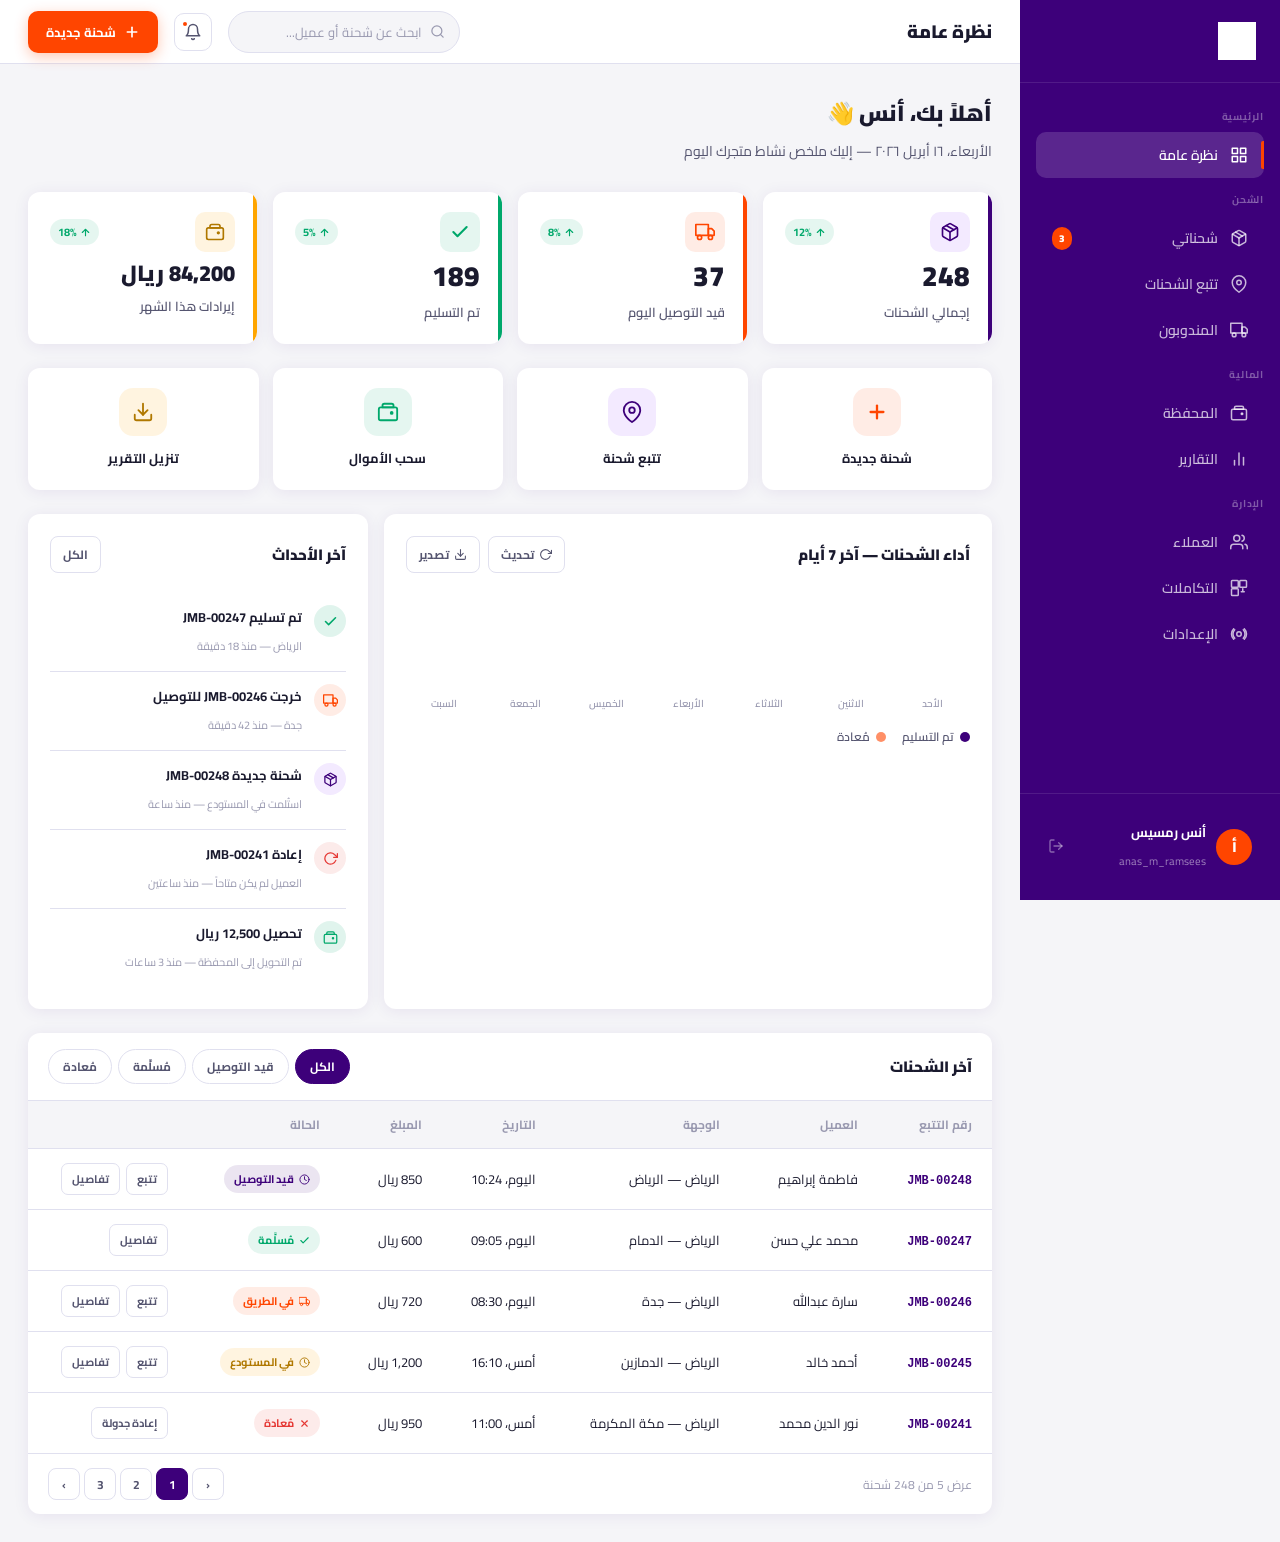
<file: dashboard.html>
<!DOCTYPE html>
<html lang="ar" dir="rtl">
<head>
  <meta charset="UTF-8"/>
  <meta name="viewport" content="width=device-width, initial-scale=1.0"/>
  <title>لوحة التحكم | جمبك</title>
  <link rel="preconnect" href="https://fonts.googleapis.com"/>
  <link rel="preconnect" href="https://fonts.gstatic.com" crossorigin/>
  <link href="https://fonts.googleapis.com/css2?family=Cairo:wght@400;500;600;700;900&display=swap" rel="stylesheet"/>

  <!-- hidden SVG icons -->
  <svg style="display:none" aria-hidden="true" xmlns="http://www.w3.org/2000/svg">
    <defs>
      <symbol id="ic-grid"      viewBox="0 0 24 24" fill="none" stroke="currentColor" stroke-width="2" stroke-linecap="round" stroke-linejoin="round"><rect x="3" y="3" width="7" height="7"/><rect x="14" y="3" width="7" height="7"/><rect x="14" y="14" width="7" height="7"/><rect x="3" y="14" width="7" height="7"/></symbol>
      <symbol id="ic-truck"     viewBox="0 0 24 24" fill="none" stroke="currentColor" stroke-width="2" stroke-linecap="round" stroke-linejoin="round"><rect x="1" y="3" width="15" height="13"/><polygon points="16 8 20 8 23 11 23 16 16 16 16 8"/><circle cx="5.5" cy="18.5" r="2.5"/><circle cx="18.5" cy="18.5" r="2.5"/></symbol>
      <symbol id="ic-package"   viewBox="0 0 24 24" fill="none" stroke="currentColor" stroke-width="2" stroke-linecap="round" stroke-linejoin="round"><path d="M16.5 9.4l-9-5.19"/><path d="M21 16V8a2 2 0 0 0-1-1.73l-7-4a2 2 0 0 0-2 0l-7 4A2 2 0 0 0 3 8v8a2 2 0 0 0 1 1.73l7 4a2 2 0 0 0 2 0l7-4A2 2 0 0 0 21 16z"/><polyline points="3.27 6.96 12 12.01 20.73 6.96"/><line x1="12" y1="22.08" x2="12" y2="12"/></symbol>
      <symbol id="ic-wallet"    viewBox="0 0 24 24" fill="none" stroke="currentColor" stroke-width="2" stroke-linecap="round" stroke-linejoin="round"><path d="M20 7H4a2 2 0 0 0-2 2v10a2 2 0 0 0 2 2h16a2 2 0 0 0 2-2V9a2 2 0 0 0-2-2z"/><path d="M16 3H8a2 2 0 0 0-2 2v2h12V5a2 2 0 0 0-2-2z"/><circle cx="16" cy="13" r="1" fill="currentColor"/></symbol>
      <symbol id="ic-users"     viewBox="0 0 24 24" fill="none" stroke="currentColor" stroke-width="2" stroke-linecap="round" stroke-linejoin="round"><path d="M17 21v-2a4 4 0 0 0-4-4H5a4 4 0 0 0-4 4v2"/><circle cx="9" cy="7" r="4"/><path d="M23 21v-2a4 4 0 0 0-3-3.87"/><path d="M16 3.13a4 4 0 0 1 0 7.75"/></symbol>
      <symbol id="ic-map-pin"   viewBox="0 0 24 24" fill="none" stroke="currentColor" stroke-width="2" stroke-linecap="round" stroke-linejoin="round"><path d="M21 10c0 7-9 13-9 13s-9-6-9-13a9 9 0 0 1 18 0z"/><circle cx="12" cy="10" r="3"/></symbol>
      <symbol id="ic-settings"  viewBox="0 0 24 24" fill="none" stroke="currentColor" stroke-width="2" stroke-linecap="round" stroke-linejoin="round"><circle cx="12" cy="12" r="3"/><path d="M19.07 4.93a9.95 9.95 0 0 1 0 14.14M4.93 4.93a9.95 9.95 0 0 0 0 14.14"/><path d="M17.66 6.34a8 8 0 0 1 0 11.32M6.34 6.34a8 8 0 0 0 0 11.32"/></symbol>
      <symbol id="ic-bell"      viewBox="0 0 24 24" fill="none" stroke="currentColor" stroke-width="2" stroke-linecap="round" stroke-linejoin="round"><path d="M18 8A6 6 0 0 0 6 8c0 7-3 9-3 9h18s-3-2-3-9"/><path d="M13.73 21a2 2 0 0 1-3.46 0"/></symbol>
      <symbol id="ic-plus"      viewBox="0 0 24 24" fill="none" stroke="currentColor" stroke-width="2.5" stroke-linecap="round" stroke-linejoin="round"><line x1="12" y1="5" x2="12" y2="19"/><line x1="5" y1="12" x2="19" y2="12"/></symbol>
      <symbol id="ic-check"     viewBox="0 0 24 24" fill="none" stroke="currentColor" stroke-width="2.5" stroke-linecap="round" stroke-linejoin="round"><polyline points="20 6 9 17 4 12"/></symbol>
      <symbol id="ic-x"         viewBox="0 0 24 24" fill="none" stroke="currentColor" stroke-width="2.5" stroke-linecap="round" stroke-linejoin="round"><line x1="18" y1="6" x2="6" y2="18"/><line x1="6" y1="6" x2="18" y2="18"/></symbol>
      <symbol id="ic-clock"     viewBox="0 0 24 24" fill="none" stroke="currentColor" stroke-width="2" stroke-linecap="round" stroke-linejoin="round"><circle cx="12" cy="12" r="10"/><polyline points="12 6 12 12 16 14"/></symbol>
      <symbol id="ic-arrow-up"  viewBox="0 0 24 24" fill="none" stroke="currentColor" stroke-width="2.5" stroke-linecap="round" stroke-linejoin="round"><line x1="12" y1="19" x2="12" y2="5"/><polyline points="5 12 12 5 19 12"/></symbol>
      <symbol id="ic-arrow-down" viewBox="0 0 24 24" fill="none" stroke="currentColor" stroke-width="2.5" stroke-linecap="round" stroke-linejoin="round"><line x1="12" y1="5" x2="12" y2="19"/><polyline points="19 12 12 19 5 12"/></symbol>
      <symbol id="ic-logout"    viewBox="0 0 24 24" fill="none" stroke="currentColor" stroke-width="2" stroke-linecap="round" stroke-linejoin="round"><path d="M9 21H5a2 2 0 0 1-2-2V5a2 2 0 0 1 2-2h4"/><polyline points="16 17 21 12 16 7"/><line x1="21" y1="12" x2="9" y2="12"/></symbol>
      <symbol id="ic-menu"      viewBox="0 0 24 24" fill="none" stroke="currentColor" stroke-width="2" stroke-linecap="round" stroke-linejoin="round"><line x1="3" y1="12" x2="21" y2="12"/><line x1="3" y1="6" x2="21" y2="6"/><line x1="3" y1="18" x2="21" y2="18"/></symbol>
      <symbol id="ic-refresh"   viewBox="0 0 24 24" fill="none" stroke="currentColor" stroke-width="2" stroke-linecap="round" stroke-linejoin="round"><polyline points="23 4 23 10 17 10"/><path d="M20.49 15a9 9 0 1 1-2.12-9.36L23 10"/></symbol>
      <symbol id="ic-download"  viewBox="0 0 24 24" fill="none" stroke="currentColor" stroke-width="2" stroke-linecap="round" stroke-linejoin="round"><path d="M21 15v4a2 2 0 0 1-2 2H5a2 2 0 0 1-2-2v-4"/><polyline points="7 10 12 15 17 10"/><line x1="12" y1="15" x2="12" y2="3"/></symbol>
      <symbol id="ic-search"    viewBox="0 0 24 24" fill="none" stroke="currentColor" stroke-width="2" stroke-linecap="round" stroke-linejoin="round"><circle cx="11" cy="11" r="8"/><line x1="21" y1="21" x2="16.65" y2="16.65"/></symbol>
      <symbol id="ic-chart"     viewBox="0 0 24 24" fill="none" stroke="currentColor" stroke-width="2" stroke-linecap="round" stroke-linejoin="round"><line x1="18" y1="20" x2="18" y2="10"/><line x1="12" y1="20" x2="12" y2="4"/><line x1="6" y1="20" x2="6" y2="14"/></symbol>
      <symbol id="ic-integration" viewBox="0 0 24 24" fill="none" stroke="currentColor" stroke-width="2" stroke-linecap="round" stroke-linejoin="round"><rect x="2" y="2" width="9" height="9" rx="1"/><rect x="13" y="2" width="9" height="9" rx="1"/><rect x="2" y="13" width="9" height="9" rx="1"/><path d="M17 13v4M15 17h4"/></symbol>
    </defs>
  </svg>

  <style>
    *, *::before, *::after { box-sizing: border-box; margin: 0; padding: 0; }

    :root {
      --purple:       #3D007A;
      --purple-mid:   #5a0fbf;
      --purple-light: #f3eaff;
      --orange:       #FF4500;
      --orange-dim:   #e03d00;
      --yellow:       #FFA500;
      --green:        #00a86b;
      --red:          #e53935;
      --white:        #ffffff;
      --bg:           #f5f5f8;
      --text:         #1a1a2e;
      --text-mid:     #555570;
      --text-light:   #9999b0;
      --gray-mid:     #e0e0ef;
      --sidebar-w:    260px;
      --topbar-h:     64px;
      --radius:       12px;
      --shadow:       0 2px 16px rgba(61,0,122,.08);
      --transition:   .18s ease;
    }

    body {
      font-family: 'Cairo', sans-serif;
      background: var(--bg);
      color: var(--text);
      min-height: 100vh;
      display: flex;
    }

    a { text-decoration: none; color: inherit; }

    /* ─── SIDEBAR ─── */
    .sidebar {
      width: var(--sidebar-w);
      min-height: 100vh;
      background: var(--purple);
      display: flex; flex-direction: column;
      position: fixed; top: 0; right: 0; bottom: 0;
      z-index: 100;
      transition: transform var(--transition);
    }
    .sidebar-logo {
      padding: 22px 24px;
      border-bottom: 1px solid rgba(255,255,255,.1);
      display: flex; align-items: center; gap: 12px;
    }
    .sidebar-logo img {
      height: 38px; object-fit: contain; filter: brightness(10);
    }

    .sidebar-nav { flex: 1; padding: 16px 0; overflow-y: auto; }
    .nav-section { padding: 8px 16px 4px; }
    .nav-section-label {
      font-size: 10px; font-weight: 700; letter-spacing: .08em;
      color: rgba(255,255,255,.35); text-transform: uppercase; margin-bottom: 6px;
    }
    .nav-item {
      display: flex; align-items: center; gap: 12px;
      padding: 10px 16px; border-radius: 10px;
      color: rgba(255,255,255,.72); font-size: 14px; font-weight: 600;
      cursor: pointer; transition: var(--transition);
      position: relative;
    }
    .nav-item:hover { background: rgba(255,255,255,.1); color: var(--white); }
    .nav-item.active {
      background: rgba(255,255,255,.15); color: var(--white);
    }
    .nav-item.active::before {
      content: '';
      position: absolute; right: 0; top: 20%; bottom: 20%;
      width: 3px; background: var(--orange); border-radius: 2px 0 0 2px;
    }
    .nav-item svg { width: 18px; height: 18px; flex-shrink: 0; }
    .nav-badge {
      margin-right: auto; background: var(--orange);
      color: var(--white); font-size: 10px; font-weight: 900;
      padding: 2px 7px; border-radius: 99px; min-width: 20px; text-align: center;
    }

    .sidebar-footer {
      padding: 16px;
      border-top: 1px solid rgba(255,255,255,.1);
    }
    .sidebar-user {
      display: flex; align-items: center; gap: 10px;
      padding: 10px 12px; border-radius: 10px;
      transition: var(--transition); cursor: pointer;
    }
    .sidebar-user:hover { background: rgba(255,255,255,.08); }
    .user-avatar {
      width: 36px; height: 36px; border-radius: 50%;
      background: var(--orange); color: var(--white);
      font-size: 14px; font-weight: 900;
      display: flex; align-items: center; justify-content: center;
      flex-shrink: 0;
    }
    .user-info { overflow: hidden; }
    .user-info strong { display: block; font-size: 13px; color: var(--white); white-space: nowrap; overflow: hidden; text-overflow: ellipsis; }
    .user-info span   { font-size: 11px; color: rgba(255,255,255,.5); }
    .logout-btn {
      margin-right: auto; background: none; border: none; cursor: pointer;
      color: rgba(255,255,255,.4); transition: color var(--transition);
    }
    .logout-btn:hover { color: var(--white); }
    .logout-btn svg { width: 16px; height: 16px; }

    /* ─── MAIN ─── */
    .main {
      margin-right: var(--sidebar-w);
      flex: 1; display: flex; flex-direction: column;
      min-height: 100vh;
    }

    /* ─── TOPBAR ─── */
    .topbar {
      height: var(--topbar-h);
      background: var(--white);
      border-bottom: 1px solid var(--gray-mid);
      display: flex; align-items: center;
      padding: 0 28px; gap: 16px;
      position: sticky; top: 0; z-index: 50;
    }
    .topbar-title { font-size: 18px; font-weight: 900; color: var(--text); flex: 1; }
    .topbar-search {
      display: flex; align-items: center; gap: 8px;
      padding: 8px 14px;
      background: var(--bg); border: 1.5px solid var(--gray-mid);
      border-radius: 99px; transition: var(--transition);
      min-width: 220px;
    }
    .topbar-search:focus-within { border-color: var(--purple); background: var(--white); }
    .topbar-search svg { width: 15px; height: 15px; color: var(--text-light); flex-shrink: 0; }
    .topbar-search input {
      border: none; background: none; outline: none;
      font-family: 'Cairo', sans-serif; font-size: 13px; color: var(--text);
      width: 100%;
    }
    .topbar-search input::placeholder { color: var(--text-light); }

    .notif-btn {
      position: relative; width: 38px; height: 38px;
      border-radius: 10px; border: 1.5px solid var(--gray-mid);
      background: var(--white); cursor: pointer;
      display: flex; align-items: center; justify-content: center;
      color: var(--text-mid); transition: var(--transition);
    }
    .notif-btn:hover { border-color: var(--purple); color: var(--purple); }
    .notif-btn svg { width: 18px; height: 18px; }
    .notif-dot {
      position: absolute; top: 6px; left: 6px;
      width: 8px; height: 8px; border-radius: 50%;
      background: var(--orange); border: 2px solid var(--white);
    }

    .new-shipment-btn {
      display: flex; align-items: center; gap: 8px;
      padding: 9px 18px; background: var(--orange);
      color: var(--white); border: none; border-radius: 10px;
      font-family: 'Cairo', sans-serif; font-size: 13px; font-weight: 700;
      cursor: pointer; transition: var(--transition);
      box-shadow: 0 4px 14px rgba(255,69,0,.3);
    }
    .new-shipment-btn:hover { background: var(--orange-dim); transform: translateY(-1px); }
    .new-shipment-btn svg { width: 16px; height: 16px; }

    /* ─── PAGE CONTENT ─── */
    .page-content { padding: 28px; flex: 1; }
    .page-section { display: none; }
    .page-section.active { display: block; }

    /* ─── GREETING ─── */
    .greeting { margin-bottom: 28px; }
    .greeting h1 { font-size: 22px; font-weight: 900; color: var(--text); margin-bottom: 4px; }
    .greeting p  { font-size: 14px; color: var(--text-mid); }

    /* ─── STAT CARDS ─── */
    .stats-grid {
      display: grid;
      grid-template-columns: repeat(4, 1fr);
      gap: 16px; margin-bottom: 24px;
    }
    .stat-card {
      background: var(--white); border-radius: var(--radius);
      padding: 20px 22px; box-shadow: var(--shadow);
      display: flex; flex-direction: column; gap: 10px;
      position: relative; overflow: hidden;
      transition: transform var(--transition);
    }
    .stat-card:hover { transform: translateY(-2px); }
    .stat-card::before {
      content: ''; position: absolute; top: 0; right: 0;
      width: 4px; height: 100%;
    }
    .stat-card.purple::before { background: var(--purple); }
    .stat-card.orange::before { background: var(--orange); }
    .stat-card.green::before  { background: var(--green); }
    .stat-card.yellow::before { background: var(--yellow); }

    .stat-top { display: flex; align-items: center; justify-content: space-between; }
    .stat-icon {
      width: 40px; height: 40px; border-radius: 10px;
      display: flex; align-items: center; justify-content: center;
    }
    .stat-icon.purple { background: var(--purple-light); color: var(--purple); }
    .stat-icon.orange { background: rgba(255,69,0,.1);    color: var(--orange); }
    .stat-icon.green  { background: rgba(0,168,107,.1);   color: var(--green); }
    .stat-icon.yellow { background: rgba(255,165,0,.12);  color: #b07800; }
    .stat-icon svg { width: 20px; height: 20px; }

    .stat-trend {
      display: flex; align-items: center; gap: 3px;
      font-size: 11px; font-weight: 700; padding: 3px 8px;
      border-radius: 99px;
    }
    .stat-trend.up   { background: rgba(0,168,107,.1); color: var(--green); }
    .stat-trend.down { background: rgba(229,57,53,.1);  color: var(--red); }
    .stat-trend svg  { width: 11px; height: 11px; }

    .stat-value { font-size: 28px; font-weight: 900; color: var(--text); line-height: 1; }
    .stat-label { font-size: 13px; color: var(--text-mid); font-weight: 600; }

    /* ─── ROW: chart + activity ─── */
    .dashboard-row { display: grid; grid-template-columns: 1fr 340px; gap: 16px; margin-bottom: 24px; }
    .card {
      background: var(--white); border-radius: var(--radius);
      padding: 22px; box-shadow: var(--shadow);
    }
    .card-header { display: flex; align-items: center; justify-content: space-between; margin-bottom: 20px; }
    .card-header h3 { font-size: 15px; font-weight: 900; color: var(--text); }
    .card-actions { display: flex; align-items: center; gap: 8px; }
    .btn-ghost {
      background: none; border: 1.5px solid var(--gray-mid);
      border-radius: 8px; padding: 6px 12px;
      font-family: 'Cairo', sans-serif; font-size: 12px; font-weight: 700;
      color: var(--text-mid); cursor: pointer; transition: var(--transition);
      display: flex; align-items: center; gap: 5px;
    }
    .btn-ghost:hover { border-color: var(--purple); color: var(--purple); }
    .btn-ghost svg { width: 13px; height: 13px; }

    /* mini chart bars */
    .mini-chart { display: flex; align-items: flex-end; gap: 6px; height: 120px; margin-bottom: 12px; }
    .chart-col  { flex: 1; display: flex; flex-direction: column; align-items: center; gap: 4px; }
    .chart-bar  {
      width: 100%; border-radius: 4px 4px 0 0;
      transition: opacity var(--transition);
    }
    .chart-bar:hover { opacity: .8; }
    .chart-bar.delivered { background: var(--purple); }
    .chart-bar.returned  { background: var(--orange); opacity: .6; }
    .chart-lbl  { font-size: 10px; color: var(--text-light); font-weight: 600; }

    .chart-legend { display: flex; gap: 16px; }
    .legend-item  { display: flex; align-items: center; gap: 6px; font-size: 12px; color: var(--text-mid); font-weight: 600; }
    .legend-dot   { width: 10px; height: 10px; border-radius: 50%; }

    /* activity feed */
    .activity-list { display: flex; flex-direction: column; gap: 0; }
    .activity-item {
      display: flex; align-items: flex-start; gap: 12px;
      padding: 12px 0; border-bottom: 1px solid var(--gray-mid);
    }
    .activity-item:last-child { border-bottom: none; }
    .activity-dot {
      width: 32px; height: 32px; border-radius: 50%; flex-shrink: 0;
      display: flex; align-items: center; justify-content: center;
    }
    .activity-dot svg { width: 15px; height: 15px; }
    .activity-dot.green  { background: rgba(0,168,107,.12); color: var(--green); }
    .activity-dot.orange { background: rgba(255,69,0,.1);   color: var(--orange); }
    .activity-dot.purple { background: var(--purple-light); color: var(--purple); }
    .activity-dot.red    { background: rgba(229,57,53,.1);  color: var(--red); }
    .activity-body  { flex: 1; min-width: 0; }
    .activity-body strong { display: block; font-size: 13px; font-weight: 700; color: var(--text); }
    .activity-body span   { font-size: 11px; color: var(--text-light); }

    /* ─── SHIPMENTS TABLE ─── */
    .table-wrap { background: var(--white); border-radius: var(--radius); box-shadow: var(--shadow); overflow: hidden; }
    .table-topbar {
      display: flex; align-items: center; gap: 12px;
      padding: 16px 20px; border-bottom: 1px solid var(--gray-mid);
    }
    .table-topbar h3 { font-size: 15px; font-weight: 900; flex: 1; }
    .filter-tabs-sm { display: flex; gap: 6px; }
    .ftab {
      padding: 5px 14px; border-radius: 99px;
      font-family: 'Cairo', sans-serif; font-size: 12px; font-weight: 700;
      background: none; border: 1.5px solid var(--gray-mid); color: var(--text-mid);
      cursor: pointer; transition: var(--transition);
    }
    .ftab.active { background: var(--purple); border-color: var(--purple); color: var(--white); }
    .ftab:hover:not(.active) { border-color: var(--purple); color: var(--purple); }

    table { width: 100%; border-collapse: collapse; }
    thead th {
      padding: 12px 20px; text-align: right;
      font-size: 12px; font-weight: 700; color: var(--text-light);
      background: var(--bg); border-bottom: 1px solid var(--gray-mid);
    }
    tbody tr { border-bottom: 1px solid var(--gray-mid); transition: background var(--transition); }
    tbody tr:last-child { border-bottom: none; }
    tbody tr:hover { background: rgba(61,0,122,.025); }
    tbody td { padding: 14px 20px; font-size: 13px; color: var(--text); vertical-align: middle; }

    .tracking-num { font-weight: 700; color: var(--purple); font-size: 12px; font-family: monospace; direction: ltr; text-align: right; }
    .status-badge {
      display: inline-flex; align-items: center; gap: 5px;
      padding: 4px 10px; border-radius: 99px; font-size: 11px; font-weight: 700;
    }
    .status-badge svg { width: 11px; height: 11px; }
    .status-badge.delivered { background: rgba(0,168,107,.1);  color: var(--green); }
    .status-badge.in-transit { background: rgba(61,0,122,.1);  color: var(--purple); }
    .status-badge.pending    { background: rgba(255,165,0,.12); color: #b07800; }
    .status-badge.returned   { background: rgba(229,57,53,.1);  color: var(--red); }
    .status-badge.out-for-delivery { background: rgba(255,69,0,.1); color: var(--orange); }

    .row-actions { display: flex; align-items: center; gap: 6px; }
    .row-btn {
      padding: 5px 10px; border-radius: 7px; font-size: 11px; font-weight: 700;
      font-family: 'Cairo', sans-serif; cursor: pointer; transition: var(--transition);
      border: 1.5px solid var(--gray-mid); background: var(--white); color: var(--text-mid);
    }
    .row-btn:hover { border-color: var(--purple); color: var(--purple); }

    /* pagination */
    .pagination {
      display: flex; align-items: center; justify-content: space-between;
      padding: 14px 20px; border-top: 1px solid var(--gray-mid);
    }
    .pagination span { font-size: 12px; color: var(--text-light); }
    .page-btns { display: flex; gap: 4px; }
    .page-btn {
      width: 32px; height: 32px; border-radius: 8px;
      border: 1.5px solid var(--gray-mid); background: var(--white);
      font-family: 'Cairo', sans-serif; font-size: 12px; font-weight: 700;
      cursor: pointer; color: var(--text-mid); transition: var(--transition);
    }
    .page-btn.active { background: var(--purple); border-color: var(--purple); color: var(--white); }
    .page-btn:hover:not(.active) { border-color: var(--purple); color: var(--purple); }

    /* ─── QUICK ACTIONS ─── */
    .quick-actions { display: grid; grid-template-columns: repeat(4, 1fr); gap: 14px; margin-bottom: 24px; }
    .quick-action {
      background: var(--white); border-radius: var(--radius); padding: 18px;
      box-shadow: var(--shadow); cursor: pointer; transition: var(--transition);
      display: flex; flex-direction: column; align-items: center; gap: 10px; text-align: center;
      border: 2px solid transparent;
    }
    .quick-action:hover { transform: translateY(-3px); border-color: var(--purple-light); }
    .quick-action .qa-icon {
      width: 48px; height: 48px; border-radius: 14px;
      display: flex; align-items: center; justify-content: center;
    }
    .quick-action .qa-icon svg { width: 22px; height: 22px; }
    .quick-action .qa-icon.purple { background: var(--purple-light); color: var(--purple); }
    .quick-action .qa-icon.orange { background: rgba(255,69,0,.1); color: var(--orange); }
    .quick-action .qa-icon.green  { background: rgba(0,168,107,.1); color: var(--green); }
    .quick-action .qa-icon.yellow { background: rgba(255,165,0,.12); color: #b07800; }
    .quick-action span { font-size: 13px; font-weight: 700; color: var(--text); }

    /* ─── EMPTY STATE ─── */
    .empty-section {
      display: flex; flex-direction: column; align-items: center; justify-content: center;
      padding: 80px 24px; text-align: center;
      background: var(--white); border-radius: var(--radius); box-shadow: var(--shadow);
    }
    .empty-section svg { width: 64px; height: 64px; color: var(--gray-mid); margin-bottom: 20px; }
    .empty-section h3 { font-size: 18px; font-weight: 900; color: var(--text); margin-bottom: 8px; }
    .empty-section p  { font-size: 14px; color: var(--text-mid); margin-bottom: 24px; }

    /* ─── NOTIFICATION PANEL ─── */
    .notif-panel {
      position: fixed; top: var(--topbar-h); left: 28px;
      width: 340px; background: var(--white); border-radius: var(--radius);
      box-shadow: 0 8px 40px rgba(61,0,122,.15); z-index: 200;
      display: none; overflow: hidden;
    }
    .notif-panel.open { display: block; }
    .notif-panel-header {
      padding: 16px 18px; border-bottom: 1px solid var(--gray-mid);
      display: flex; align-items: center; justify-content: space-between;
    }
    .notif-panel-header h4 { font-size: 14px; font-weight: 900; }
    .notif-panel-header button { background: none; border: none; cursor: pointer; color: var(--text-light); font-family: 'Cairo', sans-serif; font-size: 12px; }
    .notif-item {
      display: flex; gap: 12px; padding: 14px 18px;
      border-bottom: 1px solid var(--gray-mid); transition: background var(--transition);
    }
    .notif-item:last-child { border-bottom: none; }
    .notif-item:hover { background: var(--bg); }
    .notif-item.unread { background: rgba(61,0,122,.03); }
    .notif-icon { width: 34px; height: 34px; border-radius: 50%; flex-shrink: 0; display: flex; align-items: center; justify-content: center; }
    .notif-icon svg { width: 15px; height: 15px; }
    .notif-body strong { display: block; font-size: 13px; font-weight: 700; color: var(--text); margin-bottom: 2px; }
    .notif-body span  { font-size: 11px; color: var(--text-light); }

    /* ─── NEW SHIPMENT MODAL ─── */
    .modal-overlay {
      position: fixed; inset: 0; background: rgba(0,0,0,.5);
      z-index: 300; display: none; align-items: center; justify-content: center;
    }
    .modal-overlay.open { display: flex; }
    .modal {
      background: var(--white); border-radius: 16px;
      width: 100%; max-width: 580px; max-height: 90vh; overflow-y: auto;
      padding: 32px; position: relative;
    }
    .modal-close {
      position: absolute; top: 16px; left: 16px;
      width: 32px; height: 32px; border-radius: 50%;
      background: var(--bg); border: none; cursor: pointer;
      display: flex; align-items: center; justify-content: center;
      color: var(--text-mid); transition: var(--transition);
    }
    .modal-close:hover { background: var(--gray-mid); }
    .modal-close svg { width: 16px; height: 16px; }
    .modal h2 { font-size: 20px; font-weight: 900; margin-bottom: 24px; }
    .modal .form-group { margin-bottom: 16px; }
    .modal .form-group label { display: block; font-size: 13px; font-weight: 700; margin-bottom: 6px; }
    .modal .form-group input, .modal .form-group select, .modal .form-group textarea {
      width: 100%; padding: 11px 14px;
      border: 2px solid var(--gray-mid); border-radius: 10px;
      font-family: 'Cairo', sans-serif; font-size: 14px; color: var(--text);
      outline: none; transition: border-color var(--transition);
      background: var(--bg);
    }
    .modal .form-group input:focus, .modal .form-group select:focus, .modal .form-group textarea:focus {
      border-color: var(--purple); background: var(--white);
    }
    .modal .form-row-2 { display: grid; grid-template-columns: 1fr 1fr; gap: 14px; }
    .modal-footer { display: flex; gap: 10px; margin-top: 24px; }
    .btn-cancel {
      flex: 1; padding: 13px; border: 2px solid var(--gray-mid); border-radius: 10px;
      font-family: 'Cairo', sans-serif; font-size: 14px; font-weight: 700;
      color: var(--text-mid); background: var(--white); cursor: pointer;
      transition: var(--transition);
    }
    .btn-cancel:hover { border-color: var(--purple); color: var(--purple); }
    .btn-submit {
      flex: 2; padding: 13px; background: var(--orange); border: none; border-radius: 10px;
      font-family: 'Cairo', sans-serif; font-size: 14px; font-weight: 700;
      color: var(--white); cursor: pointer; transition: var(--transition);
      box-shadow: 0 4px 14px rgba(255,69,0,.3);
    }
    .btn-submit:hover { background: var(--orange-dim); }

    /* ─── RESPONSIVE ─── */
    @media(max-width:1100px) {
      .stats-grid { grid-template-columns: repeat(2,1fr); }
      .quick-actions { grid-template-columns: repeat(2,1fr); }
      .dashboard-row { grid-template-columns: 1fr; }
    }
    @media(max-width:768px) {
      .sidebar { transform: translateX(100%); }
      .sidebar.open { transform: translateX(0); }
      .main { margin-right: 0; }
      .page-content { padding: 16px; }
      .topbar { padding: 0 16px; }
      .topbar-search { display: none; }
      .stats-grid { grid-template-columns: 1fr 1fr; }
    }
  </style>
</head>
<body>

<!-- ═══ SIDEBAR ═══ -->
<aside class="sidebar" id="sidebar">
  <div class="sidebar-logo">
    <img src="جمبك.jpg" alt="جمبك"/>
  </div>

  <nav class="sidebar-nav">
    <div class="nav-section">
      <div class="nav-section-label">الرئيسية</div>
      <div class="nav-item active" onclick="showSection('overview')">
        <svg><use href="#ic-grid"/></svg>
        نظرة عامة
      </div>
    </div>

    <div class="nav-section">
      <div class="nav-section-label">الشحن</div>
      <div class="nav-item" onclick="showSection('shipments')">
        <svg><use href="#ic-package"/></svg>
        شحناتي
        <span class="nav-badge">3</span>
      </div>
      <div class="nav-item" onclick="showSection('tracking')">
        <svg><use href="#ic-map-pin"/></svg>
        تتبع الشحنات
      </div>
      <div class="nav-item" onclick="showSection('fleet')">
        <svg><use href="#ic-truck"/></svg>
        المندوبون
      </div>
    </div>

    <div class="nav-section">
      <div class="nav-section-label">المالية</div>
      <div class="nav-item" onclick="showSection('wallet')">
        <svg><use href="#ic-wallet"/></svg>
        المحفظة
      </div>
      <div class="nav-item" onclick="showSection('reports')">
        <svg><use href="#ic-chart"/></svg>
        التقارير
      </div>
    </div>

    <div class="nav-section">
      <div class="nav-section-label">الإدارة</div>
      <div class="nav-item" onclick="showSection('customers')">
        <svg><use href="#ic-users"/></svg>
        العملاء
      </div>
      <div class="nav-item" onclick="showSection('integrations')">
        <svg><use href="#ic-integration"/></svg>
        التكاملات
      </div>
      <div class="nav-item" onclick="showSection('settings')">
        <svg><use href="#ic-settings"/></svg>
        الإعدادات
      </div>
    </div>
  </nav>

  <div class="sidebar-footer">
    <div class="sidebar-user">
      <div class="user-avatar">أ</div>
      <div class="user-info">
        <strong>أنس رمسيس</strong>
        <span>anas_m_ramsees</span>
      </div>
      <button class="logout-btn" onclick="window.location.href='login.html'" title="تسجيل الخروج">
        <svg><use href="#ic-logout"/></svg>
      </button>
    </div>
  </div>
</aside>

<!-- ═══ MAIN ═══ -->
<div class="main">

  <!-- TOPBAR -->
  <div class="topbar">
    <button class="btn-ghost" id="menuBtn" onclick="toggleSidebar()" style="display:none; border:none; padding:8px;">
      <svg width="20" height="20"><use href="#ic-menu"/></svg>
    </button>
    <span class="topbar-title" id="pageTitle">نظرة عامة</span>

    <div class="topbar-search">
      <svg><use href="#ic-search"/></svg>
      <input type="text" placeholder="ابحث عن شحنة أو عميل..."/>
    </div>

    <button class="notif-btn" onclick="toggleNotif()" id="notifBtn">
      <svg><use href="#ic-bell"/></svg>
      <span class="notif-dot" id="notifDot"></span>
    </button>

    <button class="new-shipment-btn" onclick="openModal()">
      <svg><use href="#ic-plus"/></svg>
      شحنة جديدة
    </button>
  </div>

  <!-- PAGE CONTENT -->
  <div class="page-content">

    <!-- ══ OVERVIEW SECTION ══ -->
    <section class="page-section active" id="sec-overview">

      <div class="greeting">
        <h1>أهلاً بك، أنس 👋</h1>
        <p>الأربعاء، ١٦ أبريل ٢٠٢٦ — إليك ملخص نشاط متجرك اليوم</p>
      </div>

      <!-- STATS -->
      <div class="stats-grid">
        <div class="stat-card purple">
          <div class="stat-top">
            <div class="stat-icon purple"><svg><use href="#ic-package"/></svg></div>
            <div class="stat-trend up"><svg><use href="#ic-arrow-up"/></svg> 12%</div>
          </div>
          <div class="stat-value">248</div>
          <div class="stat-label">إجمالي الشحنات</div>
        </div>
        <div class="stat-card orange">
          <div class="stat-top">
            <div class="stat-icon orange"><svg><use href="#ic-truck"/></svg></div>
            <div class="stat-trend up"><svg><use href="#ic-arrow-up"/></svg> 8%</div>
          </div>
          <div class="stat-value">37</div>
          <div class="stat-label">قيد التوصيل اليوم</div>
        </div>
        <div class="stat-card green">
          <div class="stat-top">
            <div class="stat-icon green"><svg><use href="#ic-check"/></svg></div>
            <div class="stat-trend up"><svg><use href="#ic-arrow-up"/></svg> 5%</div>
          </div>
          <div class="stat-value">189</div>
          <div class="stat-label">تم التسليم</div>
        </div>
        <div class="stat-card yellow">
          <div class="stat-top">
            <div class="stat-icon yellow"><svg><use href="#ic-wallet"/></svg></div>
            <div class="stat-trend up"><svg><use href="#ic-arrow-up"/></svg> 18%</div>
          </div>
          <div class="stat-value" style="font-size:22px">84,200 ريال</div>
          <div class="stat-label">إيرادات هذا الشهر</div>
        </div>
      </div>

      <!-- QUICK ACTIONS -->
      <div class="quick-actions">
        <div class="quick-action" onclick="openModal()">
          <div class="qa-icon orange"><svg><use href="#ic-plus"/></svg></div>
          <span>شحنة جديدة</span>
        </div>
        <div class="quick-action" onclick="showSection('tracking')">
          <div class="qa-icon purple"><svg><use href="#ic-map-pin"/></svg></div>
          <span>تتبع شحنة</span>
        </div>
        <div class="quick-action" onclick="showSection('wallet')">
          <div class="qa-icon green"><svg><use href="#ic-wallet"/></svg></div>
          <span>سحب الأموال</span>
        </div>
        <div class="quick-action" onclick="showSection('reports')">
          <div class="qa-icon yellow"><svg><use href="#ic-download"/></svg></div>
          <span>تنزيل التقرير</span>
        </div>
      </div>

      <!-- CHART + ACTIVITY -->
      <div class="dashboard-row">

        <!-- Mini Chart -->
        <div class="card">
          <div class="card-header">
            <h3>أداء الشحنات — آخر 7 أيام</h3>
            <div class="card-actions">
              <button class="btn-ghost"><svg><use href="#ic-refresh"/></svg> تحديث</button>
              <button class="btn-ghost"><svg><use href="#ic-download"/></svg> تصدير</button>
            </div>
          </div>

          <div class="mini-chart">
            <div class="chart-col">
              <div class="chart-bar delivered" style="height:70%"></div>
              <div class="chart-bar returned"  style="height:15%"></div>
              <div class="chart-lbl">الأحد</div>
            </div>
            <div class="chart-col">
              <div class="chart-bar delivered" style="height:85%"></div>
              <div class="chart-bar returned"  style="height:10%"></div>
              <div class="chart-lbl">الاثنين</div>
            </div>
            <div class="chart-col">
              <div class="chart-bar delivered" style="height:60%"></div>
              <div class="chart-bar returned"  style="height:20%"></div>
              <div class="chart-lbl">الثلاثاء</div>
            </div>
            <div class="chart-col">
              <div class="chart-bar delivered" style="height:90%"></div>
              <div class="chart-bar returned"  style="height:8%"></div>
              <div class="chart-lbl">الأربعاء</div>
            </div>
            <div class="chart-col">
              <div class="chart-bar delivered" style="height:75%"></div>
              <div class="chart-bar returned"  style="height:12%"></div>
              <div class="chart-lbl">الخميس</div>
            </div>
            <div class="chart-col">
              <div class="chart-bar delivered" style="height:50%"></div>
              <div class="chart-bar returned"  style="height:18%"></div>
              <div class="chart-lbl">الجمعة</div>
            </div>
            <div class="chart-col">
              <div class="chart-bar delivered" style="height:80%"></div>
              <div class="chart-bar returned"  style="height:9%"></div>
              <div class="chart-lbl">السبت</div>
            </div>
          </div>

          <div class="chart-legend">
            <div class="legend-item"><div class="legend-dot" style="background:var(--purple)"></div> تم التسليم</div>
            <div class="legend-item"><div class="legend-dot" style="background:var(--orange);opacity:.6"></div> مُعادة</div>
          </div>
        </div>

        <!-- Recent Activity -->
        <div class="card">
          <div class="card-header">
            <h3>آخر الأحداث</h3>
            <button class="btn-ghost">الكل</button>
          </div>
          <div class="activity-list">
            <div class="activity-item">
              <div class="activity-dot green"><svg><use href="#ic-check"/></svg></div>
              <div class="activity-body">
                <strong>تم تسليم JMB-00247</strong>
                <span>الرياض — منذ 18 دقيقة</span>
              </div>
            </div>
            <div class="activity-item">
              <div class="activity-dot orange"><svg><use href="#ic-truck"/></svg></div>
              <div class="activity-body">
                <strong>خرجت JMB-00246 للتوصيل</strong>
                <span>جدة — منذ 42 دقيقة</span>
              </div>
            </div>
            <div class="activity-item">
              <div class="activity-dot purple"><svg><use href="#ic-package"/></svg></div>
              <div class="activity-body">
                <strong>شحنة جديدة JMB-00248</strong>
                <span>استُلمت في المستودع — منذ ساعة</span>
              </div>
            </div>
            <div class="activity-item">
              <div class="activity-dot red"><svg><use href="#ic-refresh"/></svg></div>
              <div class="activity-body">
                <strong>إعادة JMB-00241</strong>
                <span>العميل لم يكن متاحاً — منذ ساعتين</span>
              </div>
            </div>
            <div class="activity-item">
              <div class="activity-dot green"><svg><use href="#ic-wallet"/></svg></div>
              <div class="activity-body">
                <strong>تحصيل 12,500 ريال</strong>
                <span>تم التحويل إلى المحفظة — منذ 3 ساعات</span>
              </div>
            </div>
          </div>
        </div>

      </div>

      <!-- RECENT SHIPMENTS TABLE -->
      <div class="table-wrap">
        <div class="table-topbar">
          <h3>آخر الشحنات</h3>
          <div class="filter-tabs-sm">
            <button class="ftab active" onclick="filterTab(this,'all')">الكل</button>
            <button class="ftab" onclick="filterTab(this,'transit')">قيد التوصيل</button>
            <button class="ftab" onclick="filterTab(this,'done')">مُسلَّمة</button>
            <button class="ftab" onclick="filterTab(this,'returned')">مُعادة</button>
          </div>
        </div>

        <table>
          <thead>
            <tr>
              <th>رقم التتبع</th>
              <th>العميل</th>
              <th>الوجهة</th>
              <th>التاريخ</th>
              <th>المبلغ</th>
              <th>الحالة</th>
              <th></th>
            </tr>
          </thead>
          <tbody>
            <tr>
              <td><span class="tracking-num">JMB-00248</span></td>
              <td>فاطمة إبراهيم</td>
              <td>الرياض — الرياض</td>
              <td>اليوم، 10:24</td>
              <td>850 ريال</td>
              <td><span class="status-badge in-transit"><svg><use href="#ic-clock"/></svg> قيد التوصيل</span></td>
              <td><div class="row-actions"><button class="row-btn">تتبع</button><button class="row-btn">تفاصيل</button></div></td>
            </tr>
            <tr>
              <td><span class="tracking-num">JMB-00247</span></td>
              <td>محمد علي حسن</td>
              <td>الرياض — الدمام</td>
              <td>اليوم، 09:05</td>
              <td>600 ريال</td>
              <td><span class="status-badge delivered"><svg><use href="#ic-check"/></svg> مُسلَّمة</span></td>
              <td><div class="row-actions"><button class="row-btn">تفاصيل</button></div></td>
            </tr>
            <tr>
              <td><span class="tracking-num">JMB-00246</span></td>
              <td>سارة عبدالله</td>
              <td>الرياض — جدة</td>
              <td>اليوم، 08:30</td>
              <td>720 ريال</td>
              <td><span class="status-badge out-for-delivery"><svg><use href="#ic-truck"/></svg> في الطريق</span></td>
              <td><div class="row-actions"><button class="row-btn">تتبع</button><button class="row-btn">تفاصيل</button></div></td>
            </tr>
            <tr>
              <td><span class="tracking-num">JMB-00245</span></td>
              <td>أحمد خالد</td>
              <td>الرياض — الدمازين</td>
              <td>أمس، 16:10</td>
              <td>1,200 ريال</td>
              <td><span class="status-badge pending"><svg><use href="#ic-clock"/></svg> في المستودع</span></td>
              <td><div class="row-actions"><button class="row-btn">تتبع</button><button class="row-btn">تفاصيل</button></div></td>
            </tr>
            <tr>
              <td><span class="tracking-num">JMB-00241</span></td>
              <td>نور الدين محمد</td>
              <td>الرياض — مكة المكرمة</td>
              <td>أمس، 11:00</td>
              <td>950 ريال</td>
              <td><span class="status-badge returned"><svg><use href="#ic-x"/></svg> مُعادة</span></td>
              <td><div class="row-actions"><button class="row-btn">إعادة جدولة</button></div></td>
            </tr>
          </tbody>
        </table>

        <div class="pagination">
          <span>عرض 5 من 248 شحنة</span>
          <div class="page-btns">
            <button class="page-btn">‹</button>
            <button class="page-btn active">1</button>
            <button class="page-btn">2</button>
            <button class="page-btn">3</button>
            <button class="page-btn">›</button>
          </div>
        </div>
      </div>

    </section>

    <!-- ══ SHIPMENTS SECTION ══ -->
    <section class="page-section" id="sec-shipments">
      <div class="greeting"><h1>شحناتي</h1><p>إدارة وتتبع جميع شحناتك</p></div>
      <div class="table-wrap">
        <div class="table-topbar">
          <h3>جميع الشحنات</h3>
          <button class="new-shipment-btn" onclick="openModal()">
            <svg width="14" height="14"><use href="#ic-plus"/></svg>
            شحنة جديدة
          </button>
        </div>
        <table>
          <thead>
            <tr><th>رقم التتبع</th><th>العميل</th><th>الوجهة</th><th>التاريخ</th><th>المبلغ</th><th>الحالة</th><th></th></tr>
          </thead>
          <tbody>
            <tr><td><span class="tracking-num">JMB-00248</span></td><td>فاطمة إبراهيم</td><td>الرياض — الرياض</td><td>اليوم</td><td>850 ريال</td><td><span class="status-badge in-transit"><svg><use href="#ic-clock"/></svg> قيد التوصيل</span></td><td><button class="row-btn">تفاصيل</button></td></tr>
            <tr><td><span class="tracking-num">JMB-00247</span></td><td>محمد علي</td><td>الرياض — الدمام</td><td>اليوم</td><td>600 ريال</td><td><span class="status-badge delivered"><svg><use href="#ic-check"/></svg> مُسلَّمة</span></td><td><button class="row-btn">تفاصيل</button></td></tr>
            <tr><td><span class="tracking-num">JMB-00246</span></td><td>سارة عبدالله</td><td>الرياض — جدة</td><td>اليوم</td><td>720 ريال</td><td><span class="status-badge out-for-delivery"><svg><use href="#ic-truck"/></svg> في الطريق</span></td><td><button class="row-btn">تفاصيل</button></td></tr>
          </tbody>
        </table>
      </div>
    </section>

    <!-- ══ WALLET SECTION ══ -->
    <section class="page-section" id="sec-wallet">
      <div class="greeting"><h1>المحفظة</h1><p>رصيدك وتحويلاتك المالية</p></div>
      <div class="stats-grid">
        <div class="stat-card green">
          <div class="stat-top"><div class="stat-icon green"><svg><use href="#ic-wallet"/></svg></div></div>
          <div class="stat-value" style="font-size:24px">84,200 ريال</div>
          <div class="stat-label">الرصيد المتاح</div>
        </div>
        <div class="stat-card purple">
          <div class="stat-top"><div class="stat-icon purple"><svg><use href="#ic-clock"/></svg></div></div>
          <div class="stat-value" style="font-size:24px">12,500 ريال</div>
          <div class="stat-label">قيد التحصيل</div>
        </div>
      </div>
      <div class="empty-section" style="margin-top:0">
        <svg><use href="#ic-wallet"/></svg>
        <h3>سحب الأموال</h3>
        <p>يمكنك سحب رصيدك إلى حسابك البنكي أو محفظة موبايل موني</p>
        <button class="new-shipment-btn" style="margin:0 auto">سحب الرصيد</button>
      </div>
    </section>

    <!-- ══ TRACKING SECTION ══ -->
    <section class="page-section" id="sec-tracking">
      <div class="greeting"><h1>تتبع الشحنات</h1><p>ابحث عن أي شحنة بالوقت الفعلي</p></div>
      <div class="card" style="max-width:600px">
        <div class="card-header"><h3>إدخال رقم التتبع</h3></div>
        <div style="display:flex;gap:10px">
          <div class="topbar-search" style="flex:1">
            <svg><use href="#ic-search"/></svg>
            <input type="text" placeholder="مثال: JMB-00248" id="trackInput"/>
          </div>
          <button class="new-shipment-btn" onclick="window.open('tracking.html','_blank')">تتبع</button>
        </div>
      </div>
    </section>

    <!-- ══ OTHER SECTIONS (empty state) ══ -->
    <section class="page-section" id="sec-fleet">
      <div class="greeting"><h1>المندوبون</h1><p>إدارة فريق التوصيل</p></div>
      <div class="empty-section">
        <svg><use href="#ic-truck"/></svg>
        <h3>لا يوجد مندوبون بعد</h3>
        <p>أضف مندوبي التوصيل لإدارة شحناتك بشكل أسرع</p>
        <button class="new-shipment-btn" style="margin:0 auto">إضافة مندوب</button>
      </div>
    </section>

    <section class="page-section" id="sec-customers">
      <div class="greeting"><h1>العملاء</h1><p>قاعدة بيانات عملائك</p></div>
      <div class="empty-section">
        <svg><use href="#ic-users"/></svg>
        <h3>لا يوجد عملاء مسجلون</h3>
        <p>سيتم إضافة العملاء تلقائياً عند إنشاء الشحنات</p>
      </div>
    </section>

    <section class="page-section" id="sec-integrations">
      <div class="greeting"><h1>التكاملات</h1><p>اربط متجرك بجمبك</p></div>
      <div class="empty-section">
        <svg><use href="#ic-integration"/></svg>
        <h3>ربط متجرك الآن</h3>
        <p>تكامل مع Shopify، WooCommerce، سلة، وغيرها</p>
        <a href="integrations.html" class="new-shipment-btn" style="display:inline-flex;margin:0 auto">استعرض التكاملات</a>
      </div>
    </section>

    <section class="page-section" id="sec-reports">
      <div class="greeting"><h1>التقارير</h1><p>تحليل أداء متجرك</p></div>
      <div class="stats-grid">
        <div class="stat-card purple">
          <div class="stat-top"><div class="stat-icon purple"><svg><use href="#ic-chart"/></svg></div><div class="stat-trend up"><svg><use href="#ic-arrow-up"/></svg> 12%</div></div>
          <div class="stat-value">76%</div>
          <div class="stat-label">معدل التسليم</div>
        </div>
        <div class="stat-card orange">
          <div class="stat-top"><div class="stat-icon orange"><svg><use href="#ic-refresh"/></svg></div><div class="stat-trend down"><svg><use href="#ic-arrow-down"/></svg> 3%</div></div>
          <div class="stat-value">9%</div>
          <div class="stat-label">معدل الإعادة</div>
        </div>
        <div class="stat-card green">
          <div class="stat-top"><div class="stat-icon green"><svg><use href="#ic-clock"/></svg></div></div>
          <div class="stat-value">1.4 يوم</div>
          <div class="stat-label">متوسط وقت التسليم</div>
        </div>
        <div class="stat-card yellow">
          <div class="stat-top"><div class="stat-icon yellow"><svg><use href="#ic-users"/></svg></div></div>
          <div class="stat-value">142</div>
          <div class="stat-label">عملاء فريدون</div>
        </div>
      </div>
      <div class="empty-section" style="margin-top:0">
        <svg><use href="#ic-download"/></svg>
        <h3>تنزيل التقرير التفصيلي</h3>
        <p>احصل على تقرير شامل بصيغة Excel أو PDF</p>
        <button class="new-shipment-btn" style="margin:0 auto">تنزيل التقرير</button>
      </div>
    </section>

    <section class="page-section" id="sec-settings">
      <div class="greeting"><h1>الإعدادات</h1><p>إعدادات حسابك ومتجرك</p></div>
      <div class="card" style="max-width:580px">
        <div class="card-header"><h3>معلومات الحساب</h3></div>
        <div class="form-group" style="margin-bottom:16px">
          <label style="font-size:13px;font-weight:700;display:block;margin-bottom:6px">الاسم الكامل</label>
          <input type="text" value="أنس رمسيس" style="width:100%;padding:11px 14px;border:2px solid var(--gray-mid);border-radius:10px;font-family:'Cairo',sans-serif;font-size:14px;color:var(--text);outline:none;background:var(--bg)"/>
        </div>
        <div class="form-group" style="margin-bottom:16px">
          <label style="font-size:13px;font-weight:700;display:block;margin-bottom:6px">البريد الإلكتروني</label>
          <input type="email" value="anas_m_ramsees@hotmail.co.uk" dir="ltr" style="width:100%;padding:11px 14px;border:2px solid var(--gray-mid);border-radius:10px;font-family:'Cairo',sans-serif;font-size:14px;color:var(--text);outline:none;background:var(--bg);text-align:right"/>
        </div>
        <div class="form-group" style="margin-bottom:0">
          <label style="font-size:13px;font-weight:700;display:block;margin-bottom:6px">رقم الهاتف</label>
          <input type="tel" placeholder="09xxxxxxxx" style="width:100%;padding:11px 14px;border:2px solid var(--gray-mid);border-radius:10px;font-family:'Cairo',sans-serif;font-size:14px;color:var(--text);outline:none;background:var(--bg)"/>
        </div>
        <div style="margin-top:20px">
          <button class="new-shipment-btn" style="width:auto;padding:10px 28px">حفظ التغييرات</button>
        </div>
      </div>
    </section>

  </div><!-- /page-content -->
</div><!-- /main -->

<!-- NOTIFICATION PANEL -->
<div class="notif-panel" id="notifPanel">
  <div class="notif-panel-header">
    <h4>الإشعارات</h4>
    <button onclick="markAllRead()">تحديد الكل كمقروء</button>
  </div>
  <div class="notif-item unread">
    <div class="notif-icon" style="background:rgba(0,168,107,.12);color:var(--green)"><svg width="15" height="15"><use href="#ic-check"/></svg></div>
    <div class="notif-body"><strong>تم تسليم JMB-00247 بنجاح</strong><span>منذ 18 دقيقة</span></div>
  </div>
  <div class="notif-item unread">
    <div class="notif-icon" style="background:rgba(255,69,0,.1);color:var(--orange)"><svg width="15" height="15"><use href="#ic-truck"/></svg></div>
    <div class="notif-body"><strong>الشحنة JMB-00246 خرجت للتوصيل</strong><span>منذ 42 دقيقة</span></div>
  </div>
  <div class="notif-item unread">
    <div class="notif-icon" style="background:rgba(229,57,53,.1);color:var(--red)"><svg width="15" height="15"><use href="#ic-x"/></svg></div>
    <div class="notif-body"><strong>إعادة الشحنة JMB-00241</strong><span>منذ ساعتين</span></div>
  </div>
  <div class="notif-item">
    <div class="notif-icon" style="background:var(--purple-light);color:var(--purple)"><svg width="15" height="15"><use href="#ic-wallet"/></svg></div>
    <div class="notif-body"><strong>تم تحويل 12,500 ريال إلى محفظتك</strong><span>منذ 3 ساعات</span></div>
  </div>
</div>

<!-- NEW SHIPMENT MODAL -->
<div class="modal-overlay" id="modalOverlay" onclick="closeModalIfOutside(event)">
  <div class="modal">
    <button class="modal-close" onclick="closeModal()"><svg><use href="#ic-x"/></svg></button>
    <h2>إنشاء شحنة جديدة</h2>

    <div class="form-row-2">
      <div class="form-group">
        <label>اسم العميل</label>
        <input type="text" placeholder="محمد أحمد"/>
      </div>
      <div class="form-group">
        <label>رقم الهاتف</label>
        <input type="tel" placeholder="09xxxxxxxx"/>
      </div>
    </div>

    <div class="form-group">
      <label>عنوان التسليم</label>
      <input type="text" placeholder="الحي، الشارع، رقم المبنى"/>
    </div>

    <div class="form-row-2">
      <div class="form-group">
        <label>المدينة</label>
        <select>
          <option>الرياض</option>
          <option>جدة</option>
          <option>الدمام</option>
          <option>مكة المكرمة</option>
          <option>الطائف</option>
          <option>الدمازين</option>
          <option>كسلا</option>
          <option>الفاشر</option>
          <option>نيالا</option>
        </select>
      </div>
      <div class="form-group">
        <label>مبلغ التحصيل (ريال)</label>
        <input type="number" placeholder="0"/>
      </div>
    </div>

    <div class="form-group">
      <label>وصف المحتوى</label>
      <textarea rows="2" placeholder="مثال: ملابس، إلكترونيات..."></textarea>
    </div>

    <div class="form-row-2">
      <div class="form-group">
        <label>الوزن (كجم)</label>
        <input type="number" placeholder="1" min="0.1" step="0.1"/>
      </div>
      <div class="form-group">
        <label>عدد القطع</label>
        <input type="number" placeholder="1" min="1"/>
      </div>
    </div>

    <div class="modal-footer">
      <button class="btn-cancel" onclick="closeModal()">إلغاء</button>
      <button class="btn-submit" onclick="submitShipment()">إنشاء الشحنة</button>
    </div>
  </div>
</div>

<script>
  const sectionMap = {
    overview:     { id: 'sec-overview',     title: 'نظرة عامة' },
    shipments:    { id: 'sec-shipments',    title: 'شحناتي' },
    tracking:     { id: 'sec-tracking',     title: 'تتبع الشحنات' },
    fleet:        { id: 'sec-fleet',        title: 'المندوبون' },
    wallet:       { id: 'sec-wallet',       title: 'المحفظة' },
    reports:      { id: 'sec-reports',      title: 'التقارير' },
    customers:    { id: 'sec-customers',    title: 'العملاء' },
    integrations: { id: 'sec-integrations', title: 'التكاملات' },
    settings:     { id: 'sec-settings',     title: 'الإعدادات' },
  };

  function showSection(key) {
    // hide all sections
    document.querySelectorAll('.page-section').forEach(s => s.classList.remove('active'));
    // deactivate all nav items
    document.querySelectorAll('.nav-item').forEach(n => n.classList.remove('active'));

    const sec = sectionMap[key];
    if (sec) {
      document.getElementById(sec.id).classList.add('active');
      document.getElementById('pageTitle').textContent = sec.title;
    }

    // activate the nav item
    document.querySelectorAll('.nav-item').forEach(n => {
      if (n.getAttribute('onclick') && n.getAttribute('onclick').includes(`'${key}'`)) {
        n.classList.add('active');
      }
    });

    // close sidebar on mobile
    document.getElementById('sidebar').classList.remove('open');
  }

  function filterTab(btn, filter) {
    btn.closest('.filter-tabs-sm').querySelectorAll('.ftab').forEach(t => t.classList.remove('active'));
    btn.classList.add('active');
  }

  /* notifications */
  function toggleNotif() {
    const panel = document.getElementById('notifPanel');
    panel.classList.toggle('open');
    if (panel.classList.contains('open')) {
      document.getElementById('notifDot').style.display = 'none';
    }
  }
  function markAllRead() {
    document.querySelectorAll('.notif-item.unread').forEach(i => i.classList.remove('unread'));
  }
  document.addEventListener('click', e => {
    const panel = document.getElementById('notifPanel');
    const btn   = document.getElementById('notifBtn');
    if (!panel.contains(e.target) && !btn.contains(e.target)) {
      panel.classList.remove('open');
    }
  });

  /* modal */
  function openModal() { document.getElementById('modalOverlay').classList.add('open'); }
  function closeModal() { document.getElementById('modalOverlay').classList.remove('open'); }
  function closeModalIfOutside(e) { if (e.target === document.getElementById('modalOverlay')) closeModal(); }
  function submitShipment() {
    closeModal();
    // show success toast
    const toast = document.createElement('div');
    toast.style.cssText = 'position:fixed;bottom:24px;right:50%;transform:translateX(50%);background:var(--green);color:#fff;padding:12px 24px;border-radius:12px;font-family:Cairo,sans-serif;font-size:14px;font-weight:700;z-index:9999;box-shadow:0 4px 20px rgba(0,0,0,.2)';
    toast.textContent = '✓ تم إنشاء الشحنة بنجاح';
    document.body.appendChild(toast);
    setTimeout(() => toast.remove(), 3000);
  }

  /* mobile sidebar */
  function toggleSidebar() { document.getElementById('sidebar').classList.toggle('open'); }

  // show menu button on small screens
  function checkMobile() {
    document.getElementById('menuBtn').style.display = window.innerWidth < 768 ? 'flex' : 'none';
  }
  checkMobile();
  window.addEventListener('resize', checkMobile);
</script>

</body>
</html>
</file>
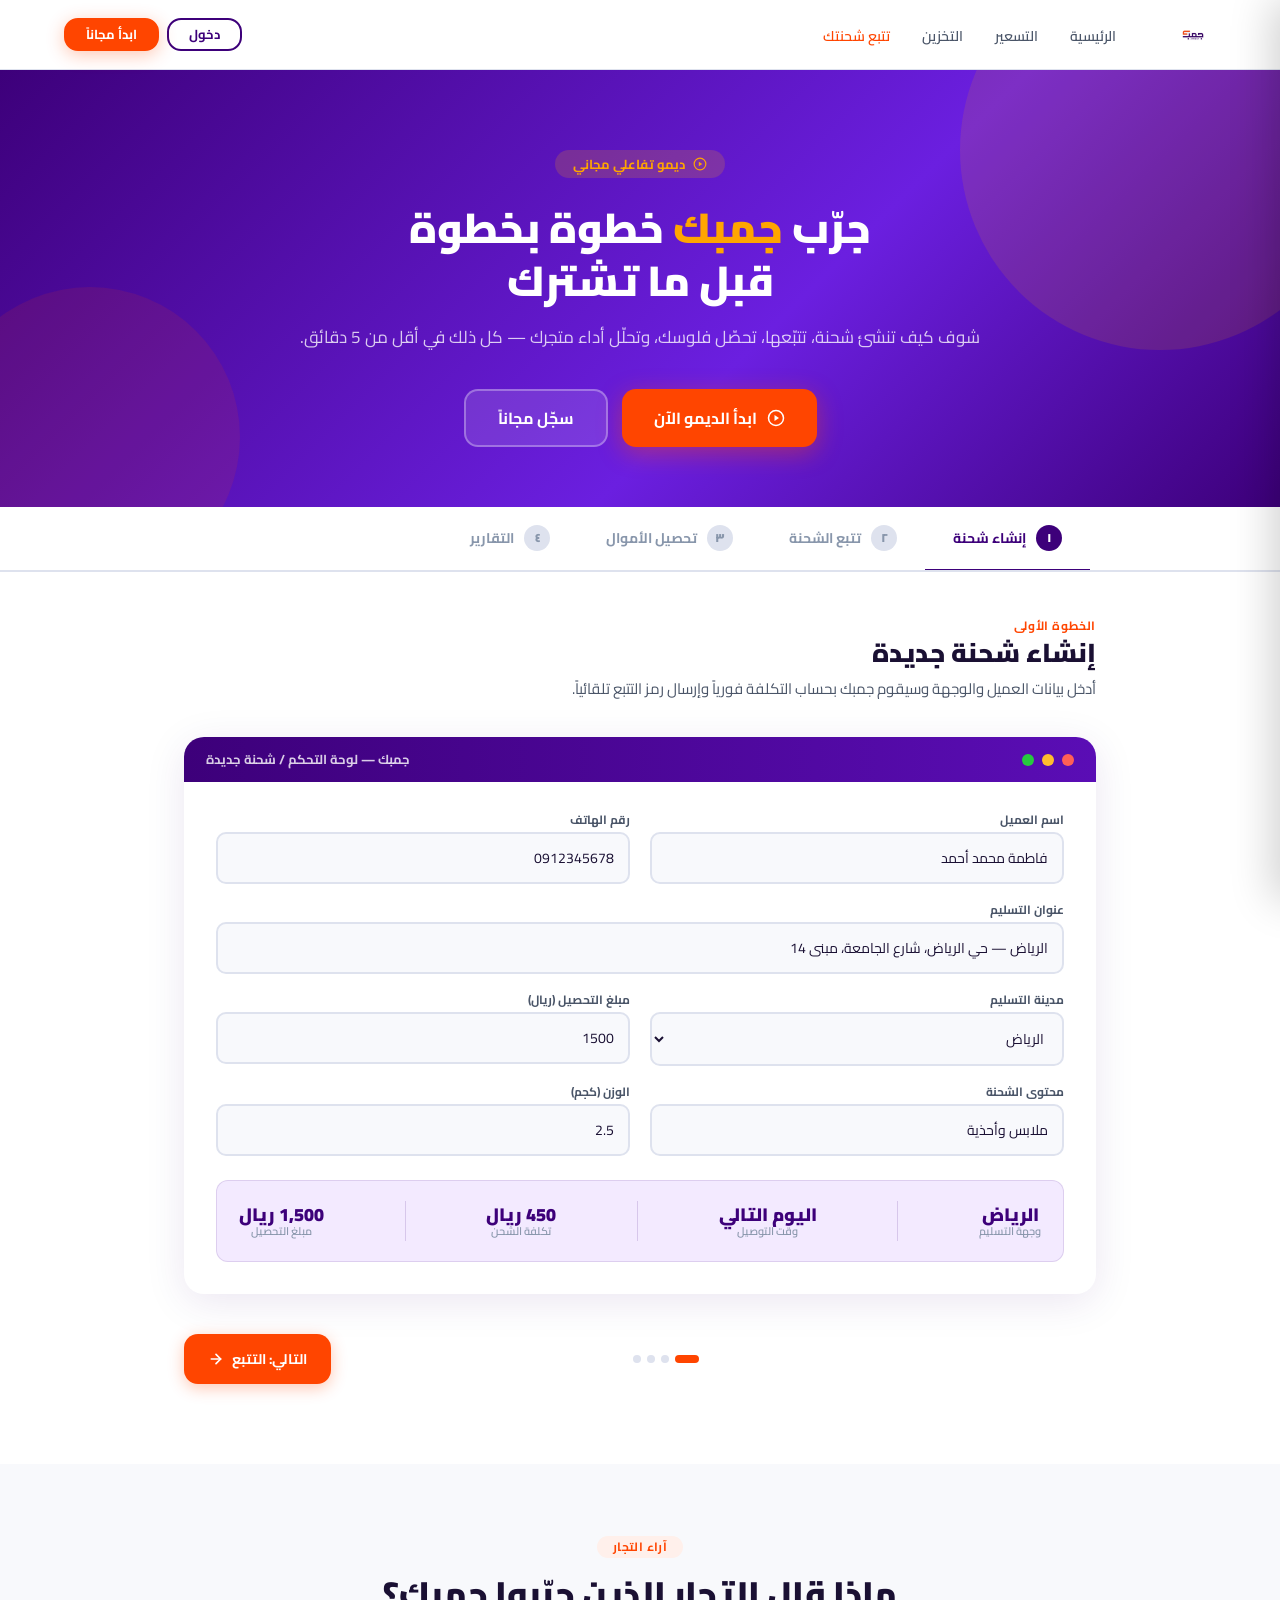
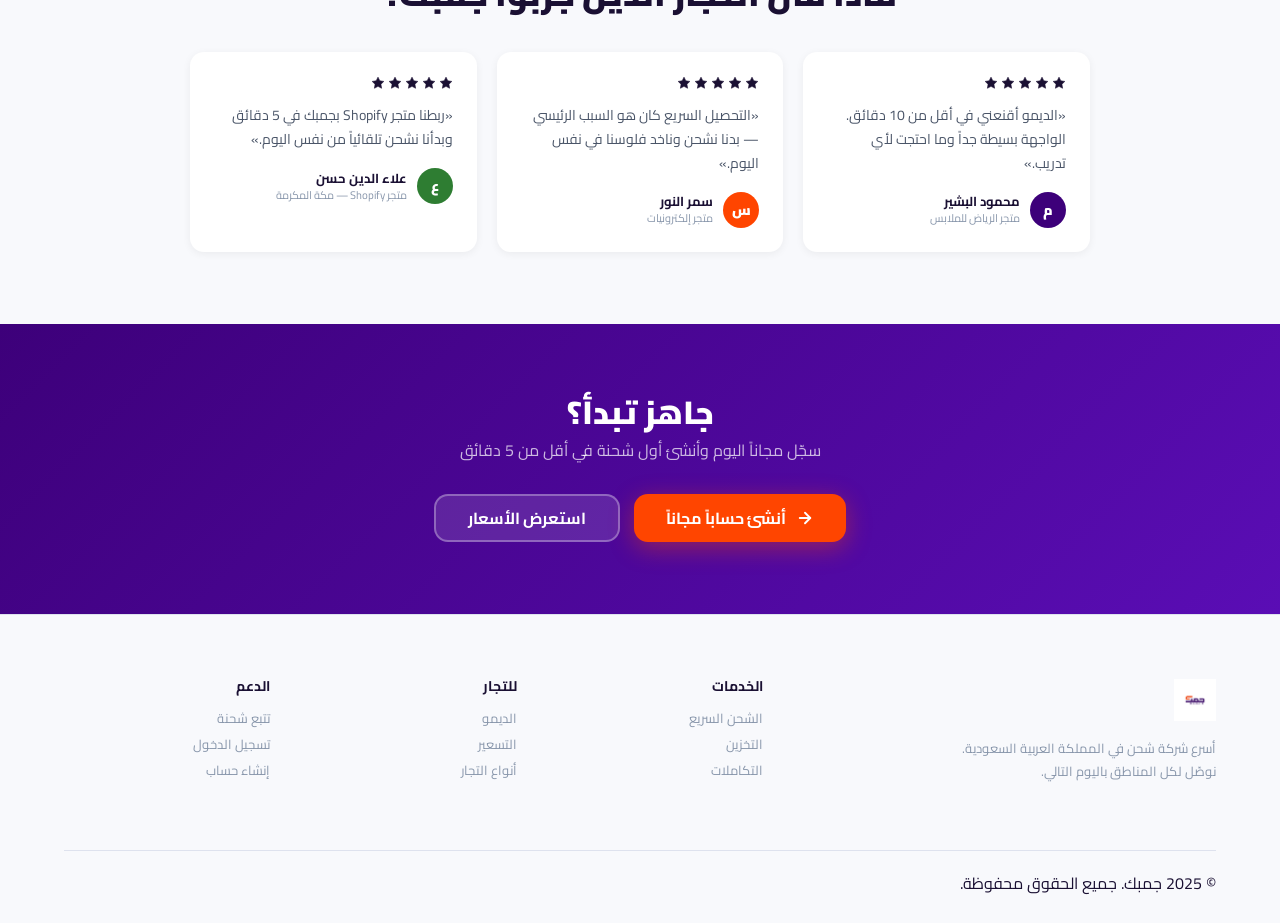
<file: demo.html>
<!DOCTYPE html>
<html lang="ar" dir="rtl">
<head>
  <meta charset="UTF-8"/>
  <meta name="viewport" content="width=device-width, initial-scale=1.0"/>
  <title>جرّب جمبك | ديمو التاجر</title>
  <link rel="preconnect" href="https://fonts.googleapis.com"/>
  <link rel="preconnect" href="https://fonts.gstatic.com" crossorigin/>
  <link href="https://fonts.googleapis.com/css2?family=Cairo:wght@400;500;600;700;900&display=swap" rel="stylesheet"/>
  <link rel="stylesheet" href="base.css"/>

  <svg style="display:none" aria-hidden="true" xmlns="http://www.w3.org/2000/svg">
    <defs>
      <symbol id="ic-package"  viewBox="0 0 24 24" fill="none" stroke="currentColor" stroke-width="2" stroke-linecap="round" stroke-linejoin="round"><path d="M16.5 9.4l-9-5.19"/><path d="M21 16V8a2 2 0 0 0-1-1.73l-7-4a2 2 0 0 0-2 0l-7 4A2 2 0 0 0 3 8v8a2 2 0 0 0 1 1.73l7 4a2 2 0 0 0 2 0l7-4A2 2 0 0 0 21 16z"/><polyline points="3.27 6.96 12 12.01 20.73 6.96"/><line x1="12" y1="22.08" x2="12" y2="12"/></symbol>
      <symbol id="ic-truck"    viewBox="0 0 24 24" fill="none" stroke="currentColor" stroke-width="2" stroke-linecap="round" stroke-linejoin="round"><rect x="1" y="3" width="15" height="13"/><polygon points="16 8 20 8 23 11 23 16 16 16 16 8"/><circle cx="5.5" cy="18.5" r="2.5"/><circle cx="18.5" cy="18.5" r="2.5"/></symbol>
      <symbol id="ic-map-pin"  viewBox="0 0 24 24" fill="none" stroke="currentColor" stroke-width="2" stroke-linecap="round" stroke-linejoin="round"><path d="M21 10c0 7-9 13-9 13s-9-6-9-13a9 9 0 0 1 18 0z"/><circle cx="12" cy="10" r="3"/></symbol>
      <symbol id="ic-wallet"   viewBox="0 0 24 24" fill="none" stroke="currentColor" stroke-width="2" stroke-linecap="round" stroke-linejoin="round"><path d="M20 7H4a2 2 0 0 0-2 2v10a2 2 0 0 0 2 2h16a2 2 0 0 0 2-2V9a2 2 0 0 0-2-2z"/><path d="M16 3H8a2 2 0 0 0-2 2v2h12V5a2 2 0 0 0-2-2z"/><circle cx="16" cy="13" r="1" fill="currentColor"/></symbol>
      <symbol id="ic-chart"    viewBox="0 0 24 24" fill="none" stroke="currentColor" stroke-width="2" stroke-linecap="round" stroke-linejoin="round"><line x1="18" y1="20" x2="18" y2="10"/><line x1="12" y1="20" x2="12" y2="4"/><line x1="6" y1="20" x2="6" y2="14"/></symbol>
      <symbol id="ic-check"    viewBox="0 0 24 24" fill="none" stroke="currentColor" stroke-width="2.5" stroke-linecap="round" stroke-linejoin="round"><polyline points="20 6 9 17 4 12"/></symbol>
      <symbol id="ic-arrow-l"  viewBox="0 0 24 24" fill="none" stroke="currentColor" stroke-width="2.5" stroke-linecap="round" stroke-linejoin="round"><line x1="5" y1="12" x2="19" y2="12"/><polyline points="12 5 19 12 12 19"/></symbol>
      <symbol id="ic-arrow-r"  viewBox="0 0 24 24" fill="none" stroke="currentColor" stroke-width="2.5" stroke-linecap="round" stroke-linejoin="round"><line x1="19" y1="12" x2="5" y2="12"/><polyline points="12 19 5 12 12 5"/></symbol>
      <symbol id="ic-play"     viewBox="0 0 24 24" fill="currentColor"><circle cx="12" cy="12" r="10" fill="none" stroke="currentColor" stroke-width="2"/><polygon points="10,8 16,12 10,16"/></symbol>
      <symbol id="ic-clock"    viewBox="0 0 24 24" fill="none" stroke="currentColor" stroke-width="2" stroke-linecap="round" stroke-linejoin="round"><circle cx="12" cy="12" r="10"/><polyline points="12 6 12 12 16 14"/></symbol>
      <symbol id="ic-star"     viewBox="0 0 24 24" fill="currentColor" stroke="currentColor" stroke-width="1"><polygon points="12 2 15.09 8.26 22 9.27 17 14.14 18.18 21.02 12 17.77 5.82 21.02 7 14.14 2 9.27 8.91 8.26 12 2"/></symbol>
    </defs>
  </svg>

  <style>
    /* ── HERO ── */
    .demo-hero {
      background: linear-gradient(135deg, var(--purple) 0%, #6b1fe0 60%, #3D007A 100%);
      padding: 80px 64px 60px;
      text-align: center;
      position: relative; overflow: hidden;
    }
    .demo-hero::before {
      content: '';
      position: absolute; top: -120px; right: -80px;
      width: 400px; height: 400px;
      background: rgba(255,165,0,.12); border-radius: 50%;
    }
    .demo-hero::after {
      content: '';
      position: absolute; bottom: -80px; left: -60px;
      width: 300px; height: 300px;
      background: rgba(255,69,0,.1); border-radius: 50%;
    }
    .demo-hero-inner { position: relative; z-index: 1; max-width: 700px; margin: 0 auto; }
    .demo-badge {
      display: inline-flex; align-items: center; gap: 8px;
      background: rgba(255,165,0,.18); color: var(--yellow);
      padding: 7px 18px; border-radius: 99px;
      font-size: 13px; font-weight: 700; margin-bottom: 24px;
    }
    .demo-badge svg { width: 14px; height: 14px; }
    .demo-hero h1  { font-size: 42px; font-weight: 900; color: var(--white); line-height: 1.25; margin-bottom: 16px; }
    .demo-hero h1 span { color: var(--yellow); }
    .demo-hero p   { font-size: 17px; color: rgba(255,255,255,.78); line-height: 1.75; margin-bottom: 36px; }
    .demo-hero-btns { display: flex; gap: 14px; justify-content: center; flex-wrap: wrap; }
    .btn-demo-start {
      display: flex; align-items: center; gap: 10px;
      padding: 14px 32px; background: var(--orange);
      color: var(--white); border: none; border-radius: var(--radius-md);
      font-size: 16px; font-weight: 700;
      cursor: pointer; transition: var(--transition);
      box-shadow: 0 6px 24px rgba(255,69,0,.4);
    }
    .btn-demo-start:hover { background: var(--orange-dim); transform: translateY(-2px); }
    .btn-demo-start svg { width: 18px; height: 18px; }
    .btn-demo-outline {
      display: flex; align-items: center; gap: 10px;
      padding: 14px 32px; background: rgba(255,255,255,.12);
      color: var(--white); border: 2px solid rgba(255,255,255,.3); border-radius: var(--radius-md);
      font-size: 16px; font-weight: 700;
      cursor: pointer; transition: var(--transition);
    }
    .btn-demo-outline:hover { background: rgba(255,255,255,.2); border-color: var(--white); }

    /* ── STEP TABS ── */
    .steps-nav {
      background: var(--white);
      border-bottom: 2px solid var(--gray-mid);
      position: sticky; top: 0; z-index: 50;
    }
    .steps-nav-inner {
      max-width: 900px; margin: 0 auto;
      display: flex; overflow-x: auto;
    }
    .step-tab {
      display: flex; align-items: center; gap: 10px;
      padding: 18px 28px; border: none; background: none;
      font-family: 'Cairo', sans-serif; font-size: 14px; font-weight: 700;
      color: var(--text-light); cursor: pointer; transition: var(--transition);
      white-space: nowrap; border-bottom: 3px solid transparent; margin-bottom: -2px;
      position: relative;
    }
    .step-tab:hover { color: var(--purple); }
    .step-tab.active { color: var(--purple); border-bottom-color: var(--purple); }
    .step-num-badge {
      width: 26px; height: 26px; border-radius: 50%;
      display: flex; align-items: center; justify-content: center;
      font-size: 12px; font-weight: 900;
      background: var(--gray-mid); color: var(--text-light);
      transition: var(--transition);
    }
    .step-tab.active .step-num-badge,
    .step-tab.done  .step-num-badge {
      background: var(--purple); color: var(--white);
    }
    .step-tab.done  { color: var(--purple); }

    /* ── DEMO AREA ── */
    .demo-area { max-width: 960px; margin: 0 auto; padding: 48px 24px 80px; }

    .demo-step { display: none; }
    .demo-step.active { display: block; }

    .demo-step-header { margin-bottom: 36px; }
    .demo-step-header .step-label { font-size: 12px; font-weight: 700; color: var(--orange); text-transform: uppercase; letter-spacing: .05em; margin-bottom: 8px; }
    .demo-step-header h2 { font-size: 26px; font-weight: 900; color: var(--text); margin-bottom: 10px; }
    .demo-step-header p  { font-size: 15px; color: var(--text-mid); line-height: 1.7; }

    /* ── STEP 1: Create Shipment ── */
    .demo-panel {
      background: var(--white); border-radius: var(--radius-lg);
      box-shadow: 0 8px 40px rgba(61,0,122,.1);
      overflow: hidden;
    }
    .demo-panel-top {
      background: linear-gradient(90deg, var(--purple) 0%, var(--purple-mid) 100%);
      padding: 16px 22px;
      display: flex; align-items: center; gap: 8px;
    }
    .win-dot { width: 12px; height: 12px; border-radius: 50%; }
    .demo-panel-title { color: rgba(255,255,255,.8); font-size: 13px; font-weight: 700; margin-right: auto; }

    .demo-form-area { padding: 32px; }
    .demo-form-grid { display: grid; grid-template-columns: 1fr 1fr; gap: 20px; }
    .demo-fg { display: flex; flex-direction: column; gap: 6px; }
    .demo-fg label { font-size: 12px; font-weight: 700; color: var(--text-mid); }
    .demo-fg input, .demo-fg select {
      padding: 11px 14px; border: 2px solid var(--gray-mid); border-radius: 10px;
      font-family: 'Cairo', sans-serif; font-size: 14px; color: var(--text);
      outline: none; transition: border-color var(--transition); background: var(--bg);
    }
    .demo-fg input:focus, .demo-fg select:focus { border-color: var(--purple); background: var(--white); }
    .demo-fg.full { grid-column: 1 / -1; }

    /* shipment summary card */
    .shipment-summary {
      margin-top: 24px; padding: 20px 22px;
      background: var(--purple-light); border-radius: 12px;
      border: 1.5px solid rgba(61,0,122,.12);
      display: flex; align-items: center; justify-content: space-between; gap: 16px;
    }
    .sum-item { text-align: center; }
    .sum-item .sum-val { font-size: 18px; font-weight: 900; color: var(--purple); }
    .sum-item .sum-lbl { font-size: 11px; color: var(--text-light); font-weight: 600; margin-top: 2px; }
    .sum-sep { width: 1px; height: 40px; background: rgba(61,0,122,.15); }

    /* ── STEP 2: Tracking ── */
    .track-demo {
      background: var(--white); border-radius: var(--radius-lg);
      box-shadow: 0 8px 40px rgba(61,0,122,.1); overflow: hidden;
    }
    .track-demo-top {
      background: linear-gradient(90deg, var(--purple) 0%, var(--purple-mid) 100%);
      padding: 20px 28px;
      display: flex; align-items: center; justify-content: space-between;
    }
    .track-demo-top span { color: rgba(255,255,255,.7); font-size: 13px; }
    .track-num { color: var(--white); font-size: 18px; font-weight: 900; font-family: monospace; letter-spacing: .05em; }

    .track-body { padding: 32px 28px; }

    /* animated timeline */
    .tl { display: flex; flex-direction: column; gap: 0; }
    .tl-item { display: flex; align-items: flex-start; gap: 18px; position: relative; }
    .tl-item:not(:last-child)::after {
      content: ''; position: absolute;
      right: 19px; top: 38px;
      width: 2px; height: calc(100% - 16px);
      background: var(--gray-mid);
    }
    .tl-item.done::after { background: var(--purple); }

    .tl-dot {
      width: 40px; height: 40px; border-radius: 50%; flex-shrink: 0;
      display: flex; align-items: center; justify-content: center;
      border: 2px solid var(--gray-mid); background: var(--white);
      position: relative; z-index: 1;
    }
    .tl-dot svg { width: 18px; height: 18px; }
    .tl-dot.done   { background: var(--purple); border-color: var(--purple); color: var(--white); }
    .tl-dot.active { background: var(--orange); border-color: var(--orange); color: var(--white); }
    .tl-dot.active::before {
      content: ''; position: absolute;
      inset: -6px; border-radius: 50%;
      border: 2px solid var(--orange); opacity: .4;
      animation: pulse 1.4s ease-in-out infinite;
    }
    @keyframes pulse { 0%,100%{ transform:scale(1); opacity:.4; } 50%{ transform:scale(1.15); opacity:.1; } }

    .tl-dot.future { color: var(--text-light); }

    .tl-content { padding: 8px 0 24px; }
    .tl-content strong { display: block; font-size: 14px; font-weight: 700; color: var(--text); margin-bottom: 4px; }
    .tl-content span   { font-size: 12px; color: var(--text-light); }
    .tl-content.active-text strong { color: var(--orange); }

    /* progress bar */
    .progress-bar { margin-top: 24px; }
    .progress-bar-label { display: flex; justify-content: space-between; margin-bottom: 8px; font-size: 12px; font-weight: 700; }
    .progress-track { height: 8px; background: var(--gray-mid); border-radius: 99px; overflow: hidden; }
    .progress-fill  { height: 100%; border-radius: 99px; background: linear-gradient(90deg, var(--purple), var(--orange)); width: 65%; transition: width 1s ease; }

    /* ── STEP 3: Collection ── */
    .collection-demo {
      background: var(--white); border-radius: var(--radius-lg);
      box-shadow: 0 8px 40px rgba(61,0,122,.1);
    }
    .collection-header {
      background: linear-gradient(135deg, var(--green, #2E7D32) 0%, #43a047 100%);
      padding: 28px; border-radius: var(--radius-lg) var(--radius-lg) 0 0;
      display: flex; align-items: center; justify-content: space-between;
    }
    .collection-header .amount { font-size: 36px; font-weight: 900; color: var(--white); }
    .collection-header .sub    { font-size: 13px; color: rgba(255,255,255,.7); margin-top: 4px; }
    .collection-header .wallet-icon {
      width: 64px; height: 64px; border-radius: 18px;
      background: rgba(255,255,255,.2); display: flex; align-items: center; justify-content: center;
    }
    .collection-header .wallet-icon svg { width: 32px; height: 32px; color: var(--white); }

    .collection-body { padding: 24px; }
    .coll-row {
      display: flex; align-items: center; justify-content: space-between;
      padding: 14px 0; border-bottom: 1px solid var(--gray-mid);
    }
    .coll-row:last-child { border-bottom: none; }
    .coll-row .cr-label { font-size: 13px; color: var(--text-mid); font-weight: 600; }
    .coll-row .cr-value { font-size: 14px; font-weight: 900; color: var(--text); }
    .coll-row .cr-value.green { color: #2E7D32; }
    .coll-row .cr-value.orange { color: var(--orange); }

    .withdraw-btn {
      width: 100%; margin-top: 20px; padding: 14px;
      background: #2E7D32; color: var(--white); border: none; border-radius: 12px;
      font-family: 'Cairo', sans-serif; font-size: 15px; font-weight: 700;
      cursor: pointer; transition: var(--transition);
      box-shadow: 0 4px 16px rgba(46,125,50,.3);
      display: flex; align-items: center; justify-content: center; gap: 8px;
    }
    .withdraw-btn:hover { background: #1b5e20; }
    .withdraw-btn svg { width: 18px; height: 18px; }

    /* ── STEP 4: Reports ── */
    .report-demo {
      background: var(--white); border-radius: var(--radius-lg);
      box-shadow: 0 8px 40px rgba(61,0,122,.1); overflow: hidden;
    }
    .report-header {
      padding: 24px 28px; border-bottom: 1px solid var(--gray-mid);
      display: flex; align-items: center; justify-content: space-between;
    }
    .report-header h3 { font-size: 16px; font-weight: 900; }
    .report-stats { display: grid; grid-template-columns: repeat(3,1fr); gap: 16px; padding: 24px 28px; }
    .rep-stat { text-align: center; padding: 20px; background: var(--bg); border-radius: 12px; }
    .rep-stat .rs-val { font-size: 26px; font-weight: 900; color: var(--purple); }
    .rep-stat .rs-lbl { font-size: 12px; color: var(--text-light); margin-top: 4px; font-weight: 600; }

    /* bar chart */
    .bar-chart { padding: 0 28px 28px; }
    .bar-chart-title { font-size: 13px; font-weight: 700; color: var(--text-mid); margin-bottom: 14px; }
    .bars { display: flex; align-items: flex-end; gap: 10px; height: 100px; }
    .bar-group { flex: 1; display: flex; flex-direction: column; align-items: center; gap: 6px; }
    .bar { width: 100%; border-radius: 5px 5px 0 0; }
    .bar.p { background: var(--purple); }
    .bar.o { background: var(--orange); opacity: .65; }
    .bar-lbl { font-size: 10px; color: var(--text-light); font-weight: 600; }
    .chart-legend { display: flex; gap: 18px; margin-top: 12px; }
    .cl-item { display: flex; align-items: center; gap: 6px; font-size: 12px; color: var(--text-mid); font-weight: 600; }
    .cl-dot  { width: 10px; height: 10px; border-radius: 50%; }

    /* ── NAV BUTTONS ── */
    .demo-nav {
      display: flex; align-items: center; justify-content: space-between;
      margin-top: 40px;
    }
    .btn-prev, .btn-next {
      display: flex; align-items: center; gap: 8px;
      padding: 12px 24px; border-radius: var(--radius-md);
      font-family: 'Cairo', sans-serif; font-size: 14px; font-weight: 700;
      cursor: pointer; transition: var(--transition);
    }
    .btn-prev { background: none; border: 2px solid var(--gray-mid); color: var(--text-mid); }
    .btn-prev:hover { border-color: var(--purple); color: var(--purple); }
    .btn-prev svg { width: 16px; height: 16px; }
    .btn-next { background: var(--orange); border: none; color: var(--white); box-shadow: 0 4px 16px rgba(255,69,0,.3); }
    .btn-next:hover { background: var(--orange-dim); transform: translateY(-1px); }
    .btn-next svg { width: 16px; height: 16px; }
    .btn-next.finish { background: var(--purple); box-shadow: 0 4px 16px rgba(61,0,122,.3); }
    .btn-next.finish:hover { background: var(--purple-dim); }

    .step-progress {
      display: flex; gap: 6px; align-items: center;
    }
    .sp-dot { width: 8px; height: 8px; border-radius: 50%; background: var(--gray-mid); transition: var(--transition); }
    .sp-dot.active { background: var(--orange); width: 24px; border-radius: 4px; }
    .sp-dot.done   { background: var(--purple); }

    /* ── CTA ── */
    .demo-cta {
      background: linear-gradient(135deg, var(--purple) 0%, var(--purple-mid) 100%);
      padding: 72px 64px; text-align: center; margin-top: 0;
    }
    .demo-cta h2 { font-size: 32px; font-weight: 900; color: var(--white); margin-bottom: 14px; }
    .demo-cta p  { font-size: 16px; color: rgba(255,255,255,.72); margin-bottom: 36px; }
    .demo-cta-btns { display: flex; gap: 14px; justify-content: center; flex-wrap: wrap; }

    /* ── TESTIMONIALS ── */
    .testimonials { padding: 72px 64px; background: var(--bg); }
    .testi-grid { display: grid; grid-template-columns: repeat(3,1fr); gap: 20px; max-width: 900px; margin: 0 auto; }
    .testi-card { background: var(--white); padding: 24px; border-radius: var(--radius-md); box-shadow: var(--shadow-sm); }
    .testi-stars { display: flex; gap: 3px; margin-bottom: 14px; }
    .testi-stars svg { width: 14px; height: 14px; fill: var(--yellow); stroke: var(--yellow); }
    .testi-card p { font-size: 14px; color: var(--text-mid); line-height: 1.7; margin-bottom: 16px; }
    .testi-author { display: flex; align-items: center; gap: 10px; }
    .testi-av { width: 36px; height: 36px; border-radius: 50%; display: flex; align-items: center; justify-content: center; font-weight: 900; font-size: 14px; color: var(--white); }
    .testi-author strong { font-size: 13px; display: block; }
    .testi-author span   { font-size: 11px; color: var(--text-light); }

    @media(max-width:768px){
      .demo-hero { padding: 56px 24px 44px; }
      .demo-hero h1 { font-size: 28px; }
      .demo-area { padding: 32px 16px 60px; }
      .demo-form-grid { grid-template-columns: 1fr; }
      .report-stats { grid-template-columns: 1fr 1fr; }
      .testi-grid { grid-template-columns: 1fr; }
      .testimonials, .demo-cta { padding: 48px 24px; }
    }
  </style>
</head>
<body>

<!-- NAVBAR -->
<nav class="nav">
  <div class="nav-logo"><img src="جمبك.jpg" alt="جمبك"/></div>
  <ul class="nav-links">
    <li><a href="index.html">الرئيسية</a></li>
    <li><a href="pricing.html">التسعير</a></li>
    <li><a href="storage.html">التخزين</a></li>
    <li><a href="tracking.html" class="highlight">تتبع شحنتك</a></li>
  </ul>
  <div class="nav-actions">
    <a href="login.html"    class="btn btn-outline btn-sm">دخول</a>
    <a href="register.html" class="btn btn-primary btn-sm">ابدأ مجاناً</a>
  </div>
</nav>

<!-- HERO -->
<div class="demo-hero">
  <div class="demo-hero-inner">
    <div class="demo-badge">
      <svg><use href="#ic-play"/></svg>
      ديمو تفاعلي مجاني
    </div>
    <h1>جرّب <span>جمبك</span> خطوة بخطوة<br/>قبل ما تشترك</h1>
    <p>شوف كيف تنشئ شحنة، تتبّعها، تحصّل فلوسك، وتحلّل أداء متجرك — كل ذلك في أقل من 5 دقائق.</p>
    <div class="demo-hero-btns">
      <button class="btn-demo-start" onclick="scrollToDemo()">
        <svg><use href="#ic-play"/></svg>
        ابدأ الديمو الآن
      </button>
      <a href="register.html" class="btn-demo-outline">سجّل مجاناً</a>
    </div>
  </div>
</div>

<!-- STEP TABS -->
<div class="steps-nav" id="stepsNav">
  <div class="steps-nav-inner">
    <button class="step-tab active" id="tab-1" onclick="goStep(1)">
      <div class="step-num-badge">١</div>
      إنشاء شحنة
    </button>
    <button class="step-tab" id="tab-2" onclick="goStep(2)">
      <div class="step-num-badge">٢</div>
      تتبع الشحنة
    </button>
    <button class="step-tab" id="tab-3" onclick="goStep(3)">
      <div class="step-num-badge">٣</div>
      تحصيل الأموال
    </button>
    <button class="step-tab" id="tab-4" onclick="goStep(4)">
      <div class="step-num-badge">٤</div>
      التقارير
    </button>
  </div>
</div>

<!-- DEMO AREA -->
<div class="demo-area" id="demoArea">

  <!-- ══ STEP 1 ══ -->
  <div class="demo-step active" id="step-1">
    <div class="demo-step-header">
      <div class="step-label">الخطوة الأولى</div>
      <h2>إنشاء شحنة جديدة</h2>
      <p>أدخل بيانات العميل والوجهة وسيقوم جمبك بحساب التكلفة فورياً وإرسال رمز التتبع تلقائياً.</p>
    </div>

    <div class="demo-panel">
      <div class="demo-panel-top">
        <div class="win-dot" style="background:#ff5f56"></div>
        <div class="win-dot" style="background:#ffbd2e"></div>
        <div class="win-dot" style="background:#27c93f"></div>
        <span class="demo-panel-title">جمبك — لوحة التحكم / شحنة جديدة</span>
      </div>

      <div class="demo-form-area">
        <div class="demo-form-grid">
          <div class="demo-fg">
            <label>اسم العميل</label>
            <input type="text" id="d-name" value="فاطمة محمد أحمد" oninput="updateSummary()"/>
          </div>
          <div class="demo-fg">
            <label>رقم الهاتف</label>
            <input type="text" value="0912345678" dir="ltr" style="text-align:right"/>
          </div>
          <div class="demo-fg full">
            <label>عنوان التسليم</label>
            <input type="text" value="الرياض — حي الرياض، شارع الجامعة، مبنى 14"/>
          </div>
          <div class="demo-fg">
            <label>مدينة التسليم</label>
            <select id="d-city" onchange="updateSummary()">
              <option>الرياض</option>
              <option>جدة</option>
              <option>الدمام</option>
              <option>مكة المكرمة</option>
              <option>الطائف</option>
              <option>الدمازين</option>
            </select>
          </div>
          <div class="demo-fg">
            <label>مبلغ التحصيل (ريال)</label>
            <input type="number" id="d-amount" value="1500" oninput="updateSummary()"/>
          </div>
          <div class="demo-fg">
            <label>محتوى الشحنة</label>
            <input type="text" value="ملابس وأحذية"/>
          </div>
          <div class="demo-fg">
            <label>الوزن (كجم)</label>
            <input type="number" value="2.5" step="0.5"/>
          </div>
        </div>

        <div class="shipment-summary" id="shipSummary">
          <div class="sum-item">
            <div class="sum-val" id="s-city">الرياض</div>
            <div class="sum-lbl">وجهة التسليم</div>
          </div>
          <div class="sum-sep"></div>
          <div class="sum-item">
            <div class="sum-val">اليوم التالي</div>
            <div class="sum-lbl">وقت التوصيل</div>
          </div>
          <div class="sum-sep"></div>
          <div class="sum-item">
            <div class="sum-val">450 ريال</div>
            <div class="sum-lbl">تكلفة الشحن</div>
          </div>
          <div class="sum-sep"></div>
          <div class="sum-item">
            <div class="sum-val" id="s-amount">1,500 ريال</div>
            <div class="sum-lbl">مبلغ التحصيل</div>
          </div>
        </div>
      </div>
    </div>

    <div class="demo-nav">
      <div style="visibility:hidden" class="btn-prev">السابق</div>
      <div class="step-progress">
        <div class="sp-dot active"></div>
        <div class="sp-dot"></div>
        <div class="sp-dot"></div>
        <div class="sp-dot"></div>
      </div>
      <button class="btn-next" onclick="goStep(2)">
        التالي: التتبع
        <svg><use href="#ic-arrow-l"/></svg>
      </button>
    </div>
  </div>

  <!-- ══ STEP 2 ══ -->
  <div class="demo-step" id="step-2">
    <div class="demo-step-header">
      <div class="step-label">الخطوة الثانية</div>
      <h2>تتبع الشحنة لحظياً</h2>
      <p>بمجرد إنشاء الشحنة يستلم العميل رمز التتبع عبر SMS ويمكنه متابعة الشحنة في كل لحظة.</p>
    </div>

    <div class="track-demo">
      <div class="track-demo-top">
        <div>
          <div style="color:rgba(255,255,255,.6);font-size:11px;margin-bottom:4px">رقم التتبع</div>
          <div class="track-num">JMB-00249</div>
        </div>
        <div style="text-align:center">
          <div style="color:rgba(255,255,255,.6);font-size:11px;margin-bottom:4px">الحالة</div>
          <div style="background:var(--orange);color:#fff;padding:5px 14px;border-radius:99px;font-size:12px;font-weight:700">المندوب في الطريق</div>
        </div>
        <div style="text-align:left">
          <div style="color:rgba(255,255,255,.6);font-size:11px;margin-bottom:4px">التسليم المتوقع</div>
          <div style="color:#fff;font-weight:700;font-size:14px">اليوم، 2:00 م</div>
        </div>
      </div>

      <div class="track-body">
        <div class="tl">
          <div class="tl-item done">
            <div class="tl-dot done"><svg><use href="#ic-check"/></svg></div>
            <div class="tl-content">
              <strong>استُلمت الشحنة</strong>
              <span>مستودع جمبك — الرياض · اليوم 7:30 ص</span>
            </div>
          </div>
          <div class="tl-item done">
            <div class="tl-dot done"><svg><use href="#ic-check"/></svg></div>
            <div class="tl-content">
              <strong>جارٍ الفرز والتجهيز</strong>
              <span>مركز الفرز الرئيسي · اليوم 9:15 ص</span>
            </div>
          </div>
          <div class="tl-item done">
            <div class="tl-dot active"><svg><use href="#ic-truck"/></svg></div>
            <div class="tl-content active-text">
              <strong>المندوب في الطريق إليك</strong>
              <span>المندوب عمر خالد · التسليم المتوقع 2:00 م</span>
            </div>
          </div>
          <div class="tl-item">
            <div class="tl-dot future"><svg><use href="#ic-check"/></svg></div>
            <div class="tl-content">
              <strong>تم التسليم</strong>
              <span>في انتظار التأكيد</span>
            </div>
          </div>
        </div>

        <div class="progress-bar">
          <div class="progress-bar-label">
            <span style="font-weight:700;color:var(--text)">تقدم التوصيل</span>
            <span style="color:var(--orange);font-weight:700">65%</span>
          </div>
          <div class="progress-track">
            <div class="progress-fill" id="progressFill"></div>
          </div>
        </div>
      </div>
    </div>

    <div class="demo-nav">
      <button class="btn-prev" onclick="goStep(1)">
        <svg><use href="#ic-arrow-r"/></svg>
        السابق
      </button>
      <div class="step-progress">
        <div class="sp-dot done"></div>
        <div class="sp-dot active"></div>
        <div class="sp-dot"></div>
        <div class="sp-dot"></div>
      </div>
      <button class="btn-next" onclick="goStep(3)">
        التالي: التحصيل
        <svg><use href="#ic-arrow-l"/></svg>
      </button>
    </div>
  </div>

  <!-- ══ STEP 3 ══ -->
  <div class="demo-step" id="step-3">
    <div class="demo-step-header">
      <div class="step-label">الخطوة الثالثة</div>
      <h2>تحصيل الأموال في 24 ساعة</h2>
      <p>بعد التسليم مباشرة يُحوَّل مبلغ التحصيل إلى محفظتك ويمكنك سحبه فوراً إلى حسابك البنكي.</p>
    </div>

    <div class="collection-demo">
      <div class="collection-header">
        <div>
          <div class="amount">84,200 ريال</div>
          <div class="sub">الرصيد المتاح في المحفظة</div>
        </div>
        <div class="wallet-icon"><svg><use href="#ic-wallet"/></svg></div>
      </div>

      <div class="collection-body">
        <div class="coll-row">
          <span class="cr-label">تحصيل هذا الأسبوع</span>
          <span class="cr-value green">+32,400 ريال</span>
        </div>
        <div class="coll-row">
          <span class="cr-label">قيد التحصيل</span>
          <span class="cr-value orange">12,500 ريال</span>
        </div>
        <div class="coll-row">
          <span class="cr-label">رسوم الشحن المخصومة</span>
          <span class="cr-value" style="color:var(--text-mid)">−4,200 ريال</span>
        </div>
        <div class="coll-row">
          <span class="cr-label">آخر سحب</span>
          <span class="cr-value">20,000 ريال · أمس</span>
        </div>
        <div class="coll-row" style="border:none;padding-bottom:0">
          <span class="cr-label">طريقة التحويل</span>
          <span class="cr-value">MTN Money / حساب بنكي</span>
        </div>

        <button class="withdraw-btn" onclick="withdrawDemo()">
          <svg><use href="#ic-wallet"/></svg>
          سحب الرصيد الآن
        </button>
      </div>
    </div>

    <div class="demo-nav">
      <button class="btn-prev" onclick="goStep(2)">
        <svg><use href="#ic-arrow-r"/></svg>
        السابق
      </button>
      <div class="step-progress">
        <div class="sp-dot done"></div>
        <div class="sp-dot done"></div>
        <div class="sp-dot active"></div>
        <div class="sp-dot"></div>
      </div>
      <button class="btn-next" onclick="goStep(4)">
        التالي: التقارير
        <svg><use href="#ic-arrow-l"/></svg>
      </button>
    </div>
  </div>

  <!-- ══ STEP 4 ══ -->
  <div class="demo-step" id="step-4">
    <div class="demo-step-header">
      <div class="step-label">الخطوة الرابعة</div>
      <h2>تقارير وتحليلات متكاملة</h2>
      <p>راقب أداء متجرك ومعدلات التسليم والإيرادات — كل شيء في لوحة تحكم ذكية وسهلة الفهم.</p>
    </div>

    <div class="report-demo">
      <div class="report-header">
        <h3>ملخص الأداء — أبريل 2026</h3>
        <div style="display:flex;gap:8px">
          <select style="padding:6px 12px;border:1.5px solid var(--gray-mid);border-radius:8px;font-family:'Cairo',sans-serif;font-size:12px;color:var(--text-mid);background:var(--bg)">
            <option>هذا الشهر</option>
            <option>الشهر الماضي</option>
          </select>
          <button style="padding:6px 14px;border:1.5px solid var(--gray-mid);border-radius:8px;font-family:'Cairo',sans-serif;font-size:12px;font-weight:700;color:var(--text-mid);background:var(--white);cursor:pointer">تصدير PDF</button>
        </div>
      </div>

      <div class="report-stats">
        <div class="rep-stat">
          <div class="rs-val">248</div>
          <div class="rs-lbl">إجمالي الشحنات</div>
        </div>
        <div class="rep-stat">
          <div class="rs-val" style="color:#2E7D32">76%</div>
          <div class="rs-lbl">معدل التسليم</div>
        </div>
        <div class="rep-stat">
          <div class="rs-val" style="color:var(--orange)">1.4 يوم</div>
          <div class="rs-lbl">متوسط التوصيل</div>
        </div>
      </div>

      <div class="bar-chart">
        <div class="bar-chart-title">الشحنات الأسبوعية</div>
        <div class="bars">
          <div class="bar-group"><div class="bar p" style="height:70%"></div><div class="bar o" style="height:15%"></div><div class="bar-lbl">الأحد</div></div>
          <div class="bar-group"><div class="bar p" style="height:85%"></div><div class="bar o" style="height:10%"></div><div class="bar-lbl">الاثنين</div></div>
          <div class="bar-group"><div class="bar p" style="height:60%"></div><div class="bar o" style="height:20%"></div><div class="bar-lbl">الثلاثاء</div></div>
          <div class="bar-group"><div class="bar p" style="height:90%"></div><div class="bar o" style="height:8%"></div><div class="bar-lbl">الأربعاء</div></div>
          <div class="bar-group"><div class="bar p" style="height:75%"></div><div class="bar o" style="height:12%"></div><div class="bar-lbl">الخميس</div></div>
          <div class="bar-group"><div class="bar p" style="height:50%"></div><div class="bar o" style="height:18%"></div><div class="bar-lbl">الجمعة</div></div>
          <div class="bar-group"><div class="bar p" style="height:80%"></div><div class="bar o" style="height:9%"></div><div class="bar-lbl">السبت</div></div>
        </div>
        <div class="chart-legend">
          <div class="cl-item"><div class="cl-dot" style="background:var(--purple)"></div> مُسلَّمة</div>
          <div class="cl-item"><div class="cl-dot" style="background:var(--orange)"></div> مُعادة</div>
        </div>
      </div>
    </div>

    <div class="demo-nav">
      <button class="btn-prev" onclick="goStep(3)">
        <svg><use href="#ic-arrow-r"/></svg>
        السابق
      </button>
      <div class="step-progress">
        <div class="sp-dot done"></div>
        <div class="sp-dot done"></div>
        <div class="sp-dot done"></div>
        <div class="sp-dot active"></div>
      </div>
      <a href="register.html" class="btn-next finish" style="display:flex;align-items:center;gap:8px">
        ابدأ مجاناً الآن
        <svg><use href="#ic-arrow-l"/></svg>
      </a>
    </div>
  </div>

</div><!-- /demo-area -->

<!-- TESTIMONIALS -->
<section class="testimonials">
  <div style="max-width:900px;margin:0 auto">
    <div class="sec-header center" style="margin-bottom:36px">
      <div class="sec-tag orange">آراء التجار</div>
      <h2 class="sec-title">ماذا قال التجار الذين جرّبوا جمبك؟</h2>
    </div>
    <div class="testi-grid">
      <div class="testi-card">
        <div class="testi-stars">
          <svg><use href="#ic-star"/></svg><svg><use href="#ic-star"/></svg><svg><use href="#ic-star"/></svg><svg><use href="#ic-star"/></svg><svg><use href="#ic-star"/></svg>
        </div>
        <p>«الديمو أقنعني في أقل من 10 دقائق. الواجهة بسيطة جداً وما احتجت لأي تدريب.»</p>
        <div class="testi-author">
          <div class="testi-av" style="background:var(--purple)">م</div>
          <div>
            <strong>محمود البشير</strong>
            <span>متجر الرياض للملابس</span>
          </div>
        </div>
      </div>
      <div class="testi-card">
        <div class="testi-stars">
          <svg><use href="#ic-star"/></svg><svg><use href="#ic-star"/></svg><svg><use href="#ic-star"/></svg><svg><use href="#ic-star"/></svg><svg><use href="#ic-star"/></svg>
        </div>
        <p>«التحصيل السريع كان هو السبب الرئيسي — بدنا نشحن وناخد فلوسنا في نفس اليوم.»</p>
        <div class="testi-author">
          <div class="testi-av" style="background:var(--orange)">س</div>
          <div>
            <strong>سمر النور</strong>
            <span>متجر إلكترونيات</span>
          </div>
        </div>
      </div>
      <div class="testi-card">
        <div class="testi-stars">
          <svg><use href="#ic-star"/></svg><svg><use href="#ic-star"/></svg><svg><use href="#ic-star"/></svg><svg><use href="#ic-star"/></svg><svg><use href="#ic-star"/></svg>
        </div>
        <p>«ربطنا متجر Shopify بجمبك في 5 دقائق وبدأنا نشحن تلقائياً من نفس اليوم.»</p>
        <div class="testi-author">
          <div class="testi-av" style="background:#2E7D32">ع</div>
          <div>
            <strong>علاء الدين حسن</strong>
            <span>متجر Shopify — مكة المكرمة</span>
          </div>
        </div>
      </div>
    </div>
  </div>
</section>

<!-- CTA -->
<div class="demo-cta">
  <h2>جاهز تبدأ؟</h2>
  <p>سجّل مجاناً اليوم وأنشئ أول شحنة في أقل من 5 دقائق</p>
  <div class="demo-cta-btns">
    <a href="register.html" class="btn-demo-start" style="display:inline-flex">
      <svg width="18" height="18"><use href="#ic-arrow-l"/></svg>
      أنشئ حساباً مجاناً
    </a>
    <a href="pricing.html" class="btn-demo-outline" style="display:inline-flex">استعرض الأسعار</a>
  </div>
</div>

<!-- FOOTER -->
<footer class="site-footer">
  <div class="footer-grid">
    <div class="footer-brand">
      <img src="جمبك.jpg" alt="جمبك" class="footer-logo"/>
      <p>أسرع شركة شحن في المملكة العربية السعودية. نوصّل لكل المناطق باليوم التالي.</p>
    </div>
    <div class="footer-col">
      <h4>الخدمات</h4>
      <ul>
        <li><a href="index.html">الشحن السريع</a></li>
        <li><a href="storage.html">التخزين</a></li>
        <li><a href="integrations.html">التكاملات</a></li>
      </ul>
    </div>
    <div class="footer-col">
      <h4>للتجار</h4>
      <ul>
        <li><a href="demo.html">الديمو</a></li>
        <li><a href="pricing.html">التسعير</a></li>
        <li><a href="merchant.html">أنواع التجار</a></li>
      </ul>
    </div>
    <div class="footer-col">
      <h4>الدعم</h4>
      <ul>
        <li><a href="tracking.html">تتبع شحنة</a></li>
        <li><a href="login.html">تسجيل الدخول</a></li>
        <li><a href="register.html">إنشاء حساب</a></li>
      </ul>
    </div>
  </div>
  <div class="footer-bottom">
    <span>© 2025 جمبك. جميع الحقوق محفوظة.</span>
  </div>
</footer>

<script>
  let currentStep = 1;

  function scrollToDemo() {
    document.getElementById('stepsNav').scrollIntoView({ behavior: 'smooth', block: 'start' });
  }

  function goStep(n) {
    // hide current
    document.getElementById(`step-${currentStep}`).classList.remove('active');
    document.getElementById(`tab-${currentStep}`).classList.remove('active');

    // mark done
    for (let i = 1; i < n; i++) {
      document.getElementById(`tab-${i}`).classList.add('done');
    }
    document.getElementById(`tab-${n}`).classList.remove('done');

    currentStep = n;

    // show new
    document.getElementById(`step-${n}`).classList.add('active');
    document.getElementById(`tab-${n}`).classList.add('active');

    // scroll
    document.getElementById('stepsNav').scrollIntoView({ behavior: 'smooth', block: 'start' });

    // animate progress bar on step 2
    if (n === 2) {
      setTimeout(() => {
        document.getElementById('progressFill').style.width = '65%';
      }, 300);
    }
  }

  function updateSummary() {
    const city   = document.getElementById('d-city').value;
    const amount = parseInt(document.getElementById('d-amount').value) || 0;
    document.getElementById('s-city').textContent   = city;
    document.getElementById('s-amount').textContent = amount.toLocaleString('ar-EG') + ' ريال';
  }

  function withdrawDemo() {
    const btn = document.querySelector('.withdraw-btn');
    btn.textContent = '✓ جارٍ التحويل...';
    btn.style.background = '#1b5e20';
    setTimeout(() => {
      btn.textContent = '✓ تم التحويل بنجاح إلى MTN Money';
    }, 1500);
  }
</script>
<script src="nav.js"></script>
</body>
</html>
</file>
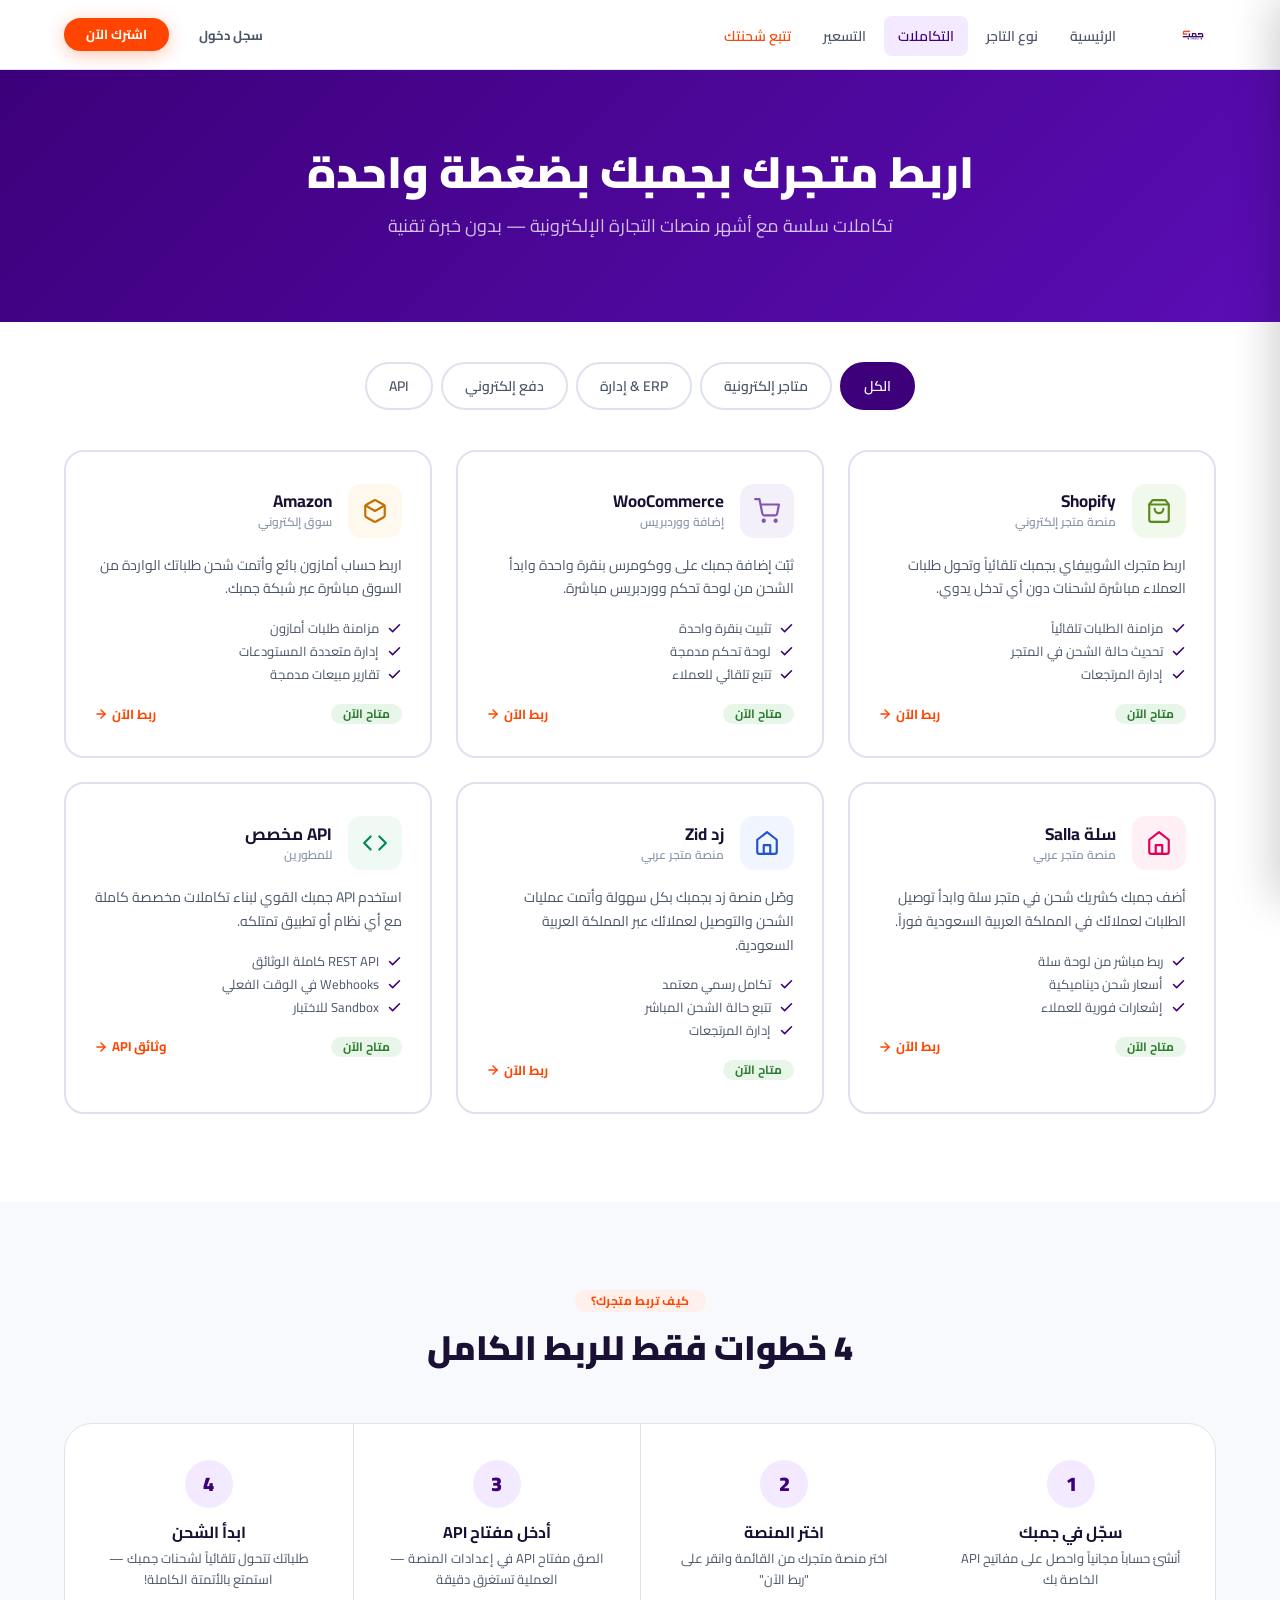
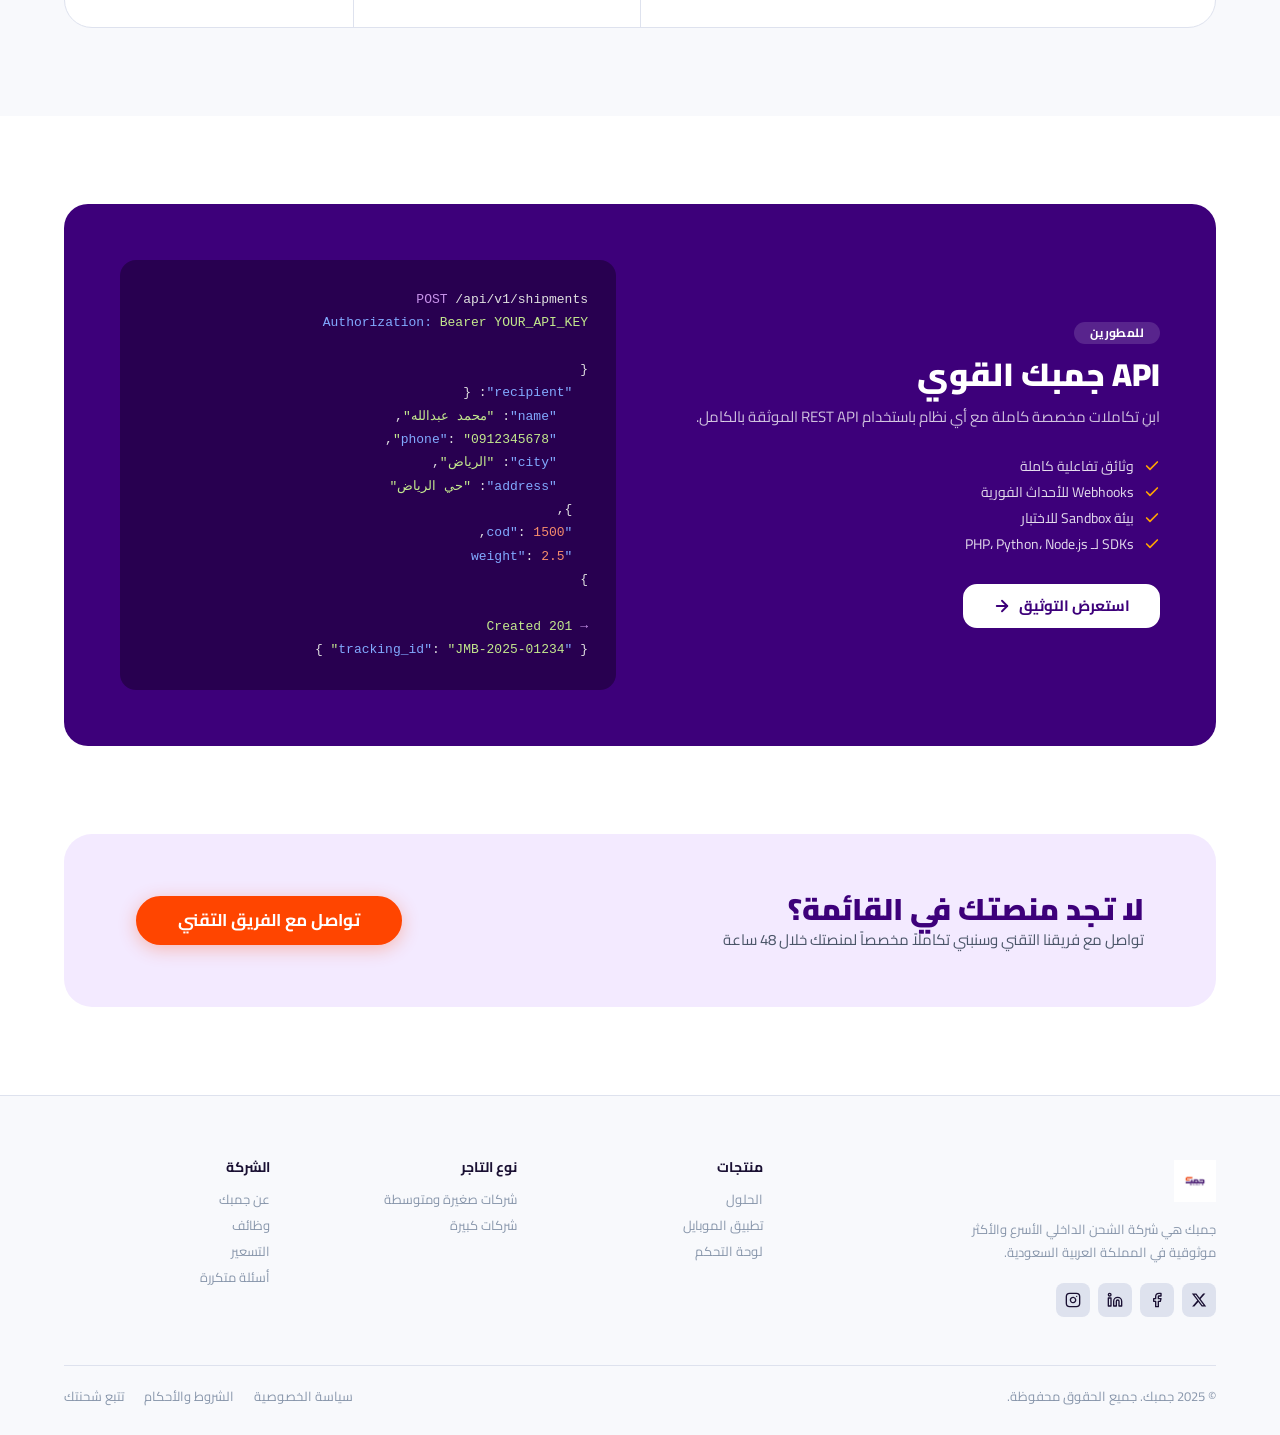
<file: integrations.html>
<!DOCTYPE html>
<html lang="ar" dir="rtl">
<head>
  <meta charset="UTF-8"/>
  <meta name="viewport" content="width=device-width, initial-scale=1.0"/>
  <title>التكاملات | جمبك</title>
  <link rel="preconnect" href="https://fonts.googleapis.com"/>
  <link rel="preconnect" href="https://fonts.gstatic.com" crossorigin/>
  <link href="https://fonts.googleapis.com/css2?family=Cairo:wght@400;500;600;700;900&display=swap" rel="stylesheet"/>
  <link rel="stylesheet" href="base.css"/>

  <svg style="display:none" aria-hidden="true" xmlns="http://www.w3.org/2000/svg">
    <defs>
      <symbol id="ic-check"  viewBox="0 0 24 24" fill="none" stroke="currentColor" stroke-width="2.5" stroke-linecap="round" stroke-linejoin="round"><polyline points="20 6 9 17 4 12"/></symbol>
      <symbol id="ic-bag"    viewBox="0 0 24 24" fill="none" stroke="currentColor" stroke-width="2"   stroke-linecap="round" stroke-linejoin="round"><path d="M6 2L3 6v14a2 2 0 0 0 2 2h14a2 2 0 0 0 2-2V6l-3-4z"/><line x1="3" y1="6" x2="21" y2="6"/><path d="M16 10a4 4 0 0 1-8 0"/></symbol>
      <symbol id="ic-cart"   viewBox="0 0 24 24" fill="none" stroke="currentColor" stroke-width="2"   stroke-linecap="round" stroke-linejoin="round"><circle cx="9" cy="21" r="1"/><circle cx="20" cy="21" r="1"/><path d="M1 1h4l2.68 13.39a2 2 0 0 0 2 1.61h9.72a2 2 0 0 0 2-1.61L23 6H6"/></symbol>
      <symbol id="ic-box"    viewBox="0 0 24 24" fill="none" stroke="currentColor" stroke-width="2"   stroke-linecap="round" stroke-linejoin="round"><path d="M21 16V8a2 2 0 0 0-1-1.73l-7-4a2 2 0 0 0-2 0l-7 4A2 2 0 0 0 3 8v8a2 2 0 0 0 1 1.73l7 4a2 2 0 0 0 2 0l7-4A2 2 0 0 0 21 16z"/><polyline points="3.27 6.96 12 12.01 20.73 6.96"/></symbol>
      <symbol id="ic-store"  viewBox="0 0 24 24" fill="none" stroke="currentColor" stroke-width="2"   stroke-linecap="round" stroke-linejoin="round"><path d="M3 9l9-7 9 7v11a2 2 0 0 1-2 2H5a2 2 0 0 1-2-2z"/><rect x="9" y="14" width="6" height="8"/></symbol>
      <symbol id="ic-code"   viewBox="0 0 24 24" fill="none" stroke="currentColor" stroke-width="2"   stroke-linecap="round" stroke-linejoin="round"><polyline points="16 18 22 12 16 6"/><polyline points="8 6 2 12 8 18"/></symbol>
      <symbol id="ic-plugin" viewBox="0 0 24 24" fill="none" stroke="currentColor" stroke-width="2"   stroke-linecap="round" stroke-linejoin="round"><path d="M20.84 4.61a5.5 5.5 0 0 0-7.78 0L11 6.67l-1.06-1.06A5.5 5.5 0 0 0 2.16 13.4l9.9 9.9 9.9-9.9a5.5 5.5 0 0 0-.12-8.79z"/></symbol>
      <symbol id="ic-zap"    viewBox="0 0 24 24" fill="none" stroke="currentColor" stroke-width="2"   stroke-linecap="round" stroke-linejoin="round"><polygon points="13 2 3 14 12 14 11 22 21 10 12 10 13 2"/></symbol>
      <symbol id="ic-arrow"  viewBox="0 0 24 24" fill="none" stroke="currentColor" stroke-width="2.5" stroke-linecap="round" stroke-linejoin="round"><line x1="5" y1="12" x2="19" y2="12"/><polyline points="12 5 19 12 12 19"/></symbol>
      <symbol id="ic-x"  viewBox="0 0 24 24" fill="currentColor"><path d="M18.244 2.25h3.308l-7.227 8.26 8.502 11.24H16.17l-5.214-6.817L4.99 21.75H1.68l7.73-8.835L1.254 2.25H8.08l4.713 6.231zm-1.161 17.52h1.833L7.084 4.126H5.117z"/></symbol>
      <symbol id="ic-fb" viewBox="0 0 24 24" fill="none" stroke="currentColor" stroke-width="2" stroke-linecap="round" stroke-linejoin="round"><path d="M18 2h-3a5 5 0 0 0-5 5v3H7v4h3v8h4v-8h3l1-4h-4V7a1 1 0 0 1 1-1h3z"/></symbol>
      <symbol id="ic-li" viewBox="0 0 24 24" fill="none" stroke="currentColor" stroke-width="2" stroke-linecap="round" stroke-linejoin="round"><path d="M16 8a6 6 0 0 1 6 6v7h-4v-7a2 2 0 0 0-4 0v7H10v-7a6 6 0 0 1 6-6z"/><rect x="2" y="9" width="4" height="12"/><circle cx="4" cy="4" r="2"/></symbol>
      <symbol id="ic-ig" viewBox="0 0 24 24" fill="none" stroke="currentColor" stroke-width="2" stroke-linecap="round" stroke-linejoin="round"><rect x="2" y="2" width="20" height="20" rx="5"/><path d="M16 11.37A4 4 0 1 1 12.63 8 4 4 0 0 1 16 11.37z"/><line x1="17.5" y1="6.5" x2="17.51" y2="6.5"/></symbol>
    </defs>
  </svg>

  <style>
    .page-hero {
      background: linear-gradient(135deg, var(--purple) 0%, var(--purple-mid) 100%);
      padding: 80px 64px; text-align: center;
    }
    .page-hero h1 { font-size: 44px; font-weight: 900; color: var(--white); margin-bottom: 16px; }
    .page-hero p  { font-size: 18px; color: rgba(255,255,255,.75); max-width: 540px; margin: 0 auto; line-height: 1.75; }

    /* FILTER TABS */
    .filter-bar { display: flex; align-items: center; justify-content: center; gap: 8px; flex-wrap: wrap; padding: 40px 64px 0; }
    .filter-btn {
      padding: 9px 22px; border-radius: 30px; font-family: 'Cairo', sans-serif;
      font-size: 14px; font-weight: 600; cursor: pointer; border: 2px solid var(--gray-mid);
      background: var(--white); color: var(--text-mid); transition: var(--transition);
    }
    .filter-btn:hover, .filter-btn.active { background: var(--purple); color: var(--white); border-color: var(--purple); }

    /* INTEGRATIONS GRID */
    .integ-section { padding: 40px 64px 88px; }
    .integ-big-grid { display: grid; grid-template-columns: repeat(3,1fr); gap: 24px; }

    .integ-big-card {
      background: var(--white); border: 2px solid var(--gray-mid);
      border-radius: 20px; padding: 32px 28px;
      transition: var(--transition); cursor: pointer;
    }
    .integ-big-card:hover { border-color: var(--orange); box-shadow: 0 8px 32px rgba(255,69,0,.12); transform: translateY(-4px); }

    .icard-head { display: flex; align-items: center; gap: 16px; margin-bottom: 16px; }
    .icard-logo { width: 54px; height: 54px; border-radius: 14px; display: flex; align-items: center; justify-content: center; flex-shrink: 0; }
    .icard-logo svg { width: 26px; height: 26px; }
    .icard-head-text h3 { font-size: 17px; font-weight: 700; color: var(--text); margin-bottom: 2px; }
    .icard-head-text .cat { font-size: 12px; color: var(--text-light); font-weight: 600; }
    .icard-desc { font-size: 14px; color: var(--text-mid); line-height: 1.7; margin-bottom: 20px; }
    .icard-features { display: flex; flex-direction: column; gap: 8px; margin-bottom: 22px; }
    .icard-feat { display: flex; align-items: center; gap: 8px; font-size: 13px; color: var(--text-mid); }
    .icard-feat svg { width: 15px; height: 15px; color: var(--purple); flex-shrink: 0; }
    .icard-footer { display: flex; align-items: center; justify-content: space-between; }
    .icard-status { font-size: 12px; font-weight: 700; padding: 4px 12px; border-radius: 20px; }
    .icard-status.ready  { background: var(--green-light); color: var(--green); }
    .icard-status.soon   { background: #fff8e1; color: #e65100; }
    .connect-link { font-size: 13px; font-weight: 700; color: var(--orange); display: flex; align-items: center; gap: 4px; transition: gap var(--transition); }
    .connect-link:hover { gap: 8px; }
    .connect-link svg { width: 14px; height: 14px; }

    /* API SECTION */
    .api-box {
      background: var(--purple); border-radius: 24px; padding: 56px;
      display: grid; grid-template-columns: 1fr 1fr; gap: 48px; align-items: center;
    }
    .api-box h2 { font-size: 32px; font-weight: 900; color: var(--white); margin-bottom: 14px; }
    .api-box p  { font-size: 15px; color: rgba(255,255,255,.75); line-height: 1.75; margin-bottom: 28px; }
    .api-box .feat-list { display: flex; flex-direction: column; gap: 10px; margin-bottom: 32px; }
    .api-box .feat-list li { display: flex; align-items: center; gap: 10px; font-size: 14px; color: rgba(255,255,255,.85); }
    .api-box .feat-list li svg { width: 16px; height: 16px; color: var(--yellow); }
    .code-block {
      background: rgba(0,0,0,.35); border-radius: 16px; padding: 28px;
      font-family: 'Courier New', monospace; font-size: 13px; color: #e0e0e0;
      line-height: 1.8; overflow-x: auto;
    }
    .code-block .kw  { color: #c792ea; }
    .code-block .str { color: #c3e88d; }
    .code-block .key { color: #82aaff; }
    .code-block .num { color: #f78c6c; }

    /* STEPS */
    .steps-row { display: grid; grid-template-columns: repeat(4,1fr); gap: 0; }
    .step-item {
      padding: 36px 28px; text-align: center;
      border-left: 1px solid var(--gray-mid);
      position: relative;
    }
    .step-item:last-child { border-left: none; }
    .step-item:first-child { border-left: none; }
    .step-num-circle { width: 48px; height: 48px; border-radius: 50%; background: var(--purple-light); color: var(--purple); font-size: 20px; font-weight: 900; display: flex; align-items: center; justify-content: center; margin: 0 auto 16px; }
    .step-item h3 { font-size: 16px; font-weight: 700; margin-bottom: 8px; color: var(--text); }
    .step-item p  { font-size: 13px; color: var(--text-mid); line-height: 1.65; }

    @media(max-width:1024px){
      .page-hero { padding: 56px 28px; }
      .filter-bar { padding: 32px 28px 0; }
      .integ-section { padding: 32px 28px 60px; }
      .integ-big-grid { grid-template-columns: 1fr; }
      .api-box { grid-template-columns: 1fr; padding: 32px; }
      .steps-row { grid-template-columns: repeat(2,1fr); }
    }
  </style>
</head>
<body>

<!-- NAVBAR -->
<nav class="nav">
  <div class="nav-logo"><img src="جمبك.jpg" alt="جمبك"/></div>
  <ul class="nav-links">
    <li><a href="index.html">الرئيسية</a></li>
    <li><a href="merchant.html">نوع التاجر</a></li>
    <li><a href="integrations.html" class="active">التكاملات</a></li>
    <li><a href="pricing.html">التسعير</a></li>
    <li><a href="tracking.html" class="highlight">تتبع شحنتك</a></li>
  </ul>
  <div class="nav-actions">
    <button class="btn btn-ghost btn-sm">سجل دخول</button>
    <a href="#" class="btn btn-primary btn-sm btn-pill">اشترك الآن</a>
  </div>
</nav>

<!-- HERO -->
<div class="page-hero">
  <h1>اربط متجرك بجمبك بضغطة واحدة</h1>
  <p>تكاملات سلسة مع أشهر منصات التجارة الإلكترونية — بدون خبرة تقنية</p>
</div>

<!-- FILTER TABS -->
<div class="filter-bar">
  <button class="filter-btn active">الكل</button>
  <button class="filter-btn">متاجر إلكترونية</button>
  <button class="filter-btn">ERP & إدارة</button>
  <button class="filter-btn">دفع إلكتروني</button>
  <button class="filter-btn">API</button>
</div>

<!-- INTEGRATIONS GRID -->
<div class="integ-section">
  <div class="integ-big-grid">

    <!-- Shopify -->
    <div class="integ-big-card">
      <div class="icard-head">
        <div class="icard-logo" style="background:#f0f9eb;color:#5a8a1e"><svg><use href="#ic-bag"/></svg></div>
        <div class="icard-head-text"><h3>Shopify</h3><span class="cat">منصة متجر إلكتروني</span></div>
      </div>
      <p class="icard-desc">اربط متجرك الشوبيفاي بجمبك تلقائياً وتحول طلبات العملاء مباشرة لشحنات دون أي تدخل يدوي.</p>
      <div class="icard-features">
        <div class="icard-feat"><svg><use href="#ic-check"/></svg>مزامنة الطلبات تلقائياً</div>
        <div class="icard-feat"><svg><use href="#ic-check"/></svg>تحديث حالة الشحن في المتجر</div>
        <div class="icard-feat"><svg><use href="#ic-check"/></svg>إدارة المرتجعات</div>
      </div>
      <div class="icard-footer">
        <span class="icard-status ready">متاح الآن</span>
        <a href="#" class="connect-link">ربط الآن <svg><use href="#ic-arrow"/></svg></a>
      </div>
    </div>

    <!-- WooCommerce -->
    <div class="integ-big-card">
      <div class="icard-head">
        <div class="icard-logo" style="background:#f4f0f9;color:#7f54b3"><svg><use href="#ic-cart"/></svg></div>
        <div class="icard-head-text"><h3>WooCommerce</h3><span class="cat">إضافة ووردبريس</span></div>
      </div>
      <p class="icard-desc">ثبّت إضافة جمبك على ووكومرس بنقرة واحدة وابدأ الشحن من لوحة تحكم ووردبريس مباشرة.</p>
      <div class="icard-features">
        <div class="icard-feat"><svg><use href="#ic-check"/></svg>تثبيت بنقرة واحدة</div>
        <div class="icard-feat"><svg><use href="#ic-check"/></svg>لوحة تحكم مدمجة</div>
        <div class="icard-feat"><svg><use href="#ic-check"/></svg>تتبع تلقائي للعملاء</div>
      </div>
      <div class="icard-footer">
        <span class="icard-status ready">متاح الآن</span>
        <a href="#" class="connect-link">ربط الآن <svg><use href="#ic-arrow"/></svg></a>
      </div>
    </div>

    <!-- Amazon -->
    <div class="integ-big-card">
      <div class="icard-head">
        <div class="icard-logo" style="background:#fff8ed;color:#c07200"><svg><use href="#ic-box"/></svg></div>
        <div class="icard-head-text"><h3>Amazon</h3><span class="cat">سوق إلكتروني</span></div>
      </div>
      <p class="icard-desc">اربط حساب أمازون بائع وأتمت شحن طلباتك الواردة من السوق مباشرة عبر شبكة جمبك.</p>
      <div class="icard-features">
        <div class="icard-feat"><svg><use href="#ic-check"/></svg>مزامنة طلبات أمازون</div>
        <div class="icard-feat"><svg><use href="#ic-check"/></svg>إدارة متعددة المستودعات</div>
        <div class="icard-feat"><svg><use href="#ic-check"/></svg>تقارير مبيعات مدمجة</div>
      </div>
      <div class="icard-footer">
        <span class="icard-status ready">متاح الآن</span>
        <a href="#" class="connect-link">ربط الآن <svg><use href="#ic-arrow"/></svg></a>
      </div>
    </div>

    <!-- Salla -->
    <div class="integ-big-card">
      <div class="icard-head">
        <div class="icard-logo" style="background:#fff0f5;color:#e0005a"><svg><use href="#ic-store"/></svg></div>
        <div class="icard-head-text"><h3>سلة Salla</h3><span class="cat">منصة متجر عربي</span></div>
      </div>
      <p class="icard-desc">أضف جمبك كشريك شحن في متجر سلة وابدأ توصيل الطلبات لعملائك في المملكة العربية السعودية فوراً.</p>
      <div class="icard-features">
        <div class="icard-feat"><svg><use href="#ic-check"/></svg>ربط مباشر من لوحة سلة</div>
        <div class="icard-feat"><svg><use href="#ic-check"/></svg>أسعار شحن ديناميكية</div>
        <div class="icard-feat"><svg><use href="#ic-check"/></svg>إشعارات فورية للعملاء</div>
      </div>
      <div class="icard-footer">
        <span class="icard-status ready">متاح الآن</span>
        <a href="#" class="connect-link">ربط الآن <svg><use href="#ic-arrow"/></svg></a>
      </div>
    </div>

    <!-- Zid -->
    <div class="integ-big-card">
      <div class="icard-head">
        <div class="icard-logo" style="background:#f0f5ff;color:#2255cc"><svg><use href="#ic-store"/></svg></div>
        <div class="icard-head-text"><h3>زد Zid</h3><span class="cat">منصة متجر عربي</span></div>
      </div>
      <p class="icard-desc">وصّل منصة زد بجمبك بكل سهولة وأتمت عمليات الشحن والتوصيل لعملائك عبر المملكة العربية السعودية.</p>
      <div class="icard-features">
        <div class="icard-feat"><svg><use href="#ic-check"/></svg>تكامل رسمي معتمد</div>
        <div class="icard-feat"><svg><use href="#ic-check"/></svg>تتبع حالة الشحن المباشر</div>
        <div class="icard-feat"><svg><use href="#ic-check"/></svg>إدارة المرتجعات</div>
      </div>
      <div class="icard-footer">
        <span class="icard-status ready">متاح الآن</span>
        <a href="#" class="connect-link">ربط الآن <svg><use href="#ic-arrow"/></svg></a>
      </div>
    </div>

    <!-- Custom API -->
    <div class="integ-big-card">
      <div class="icard-head">
        <div class="icard-logo" style="background:#f0faf5;color:#00875a"><svg><use href="#ic-code"/></svg></div>
        <div class="icard-head-text"><h3>API مخصص</h3><span class="cat">للمطورين</span></div>
      </div>
      <p class="icard-desc">استخدم API جمبك القوي لبناء تكاملات مخصصة كاملة مع أي نظام أو تطبيق تمتلكه.</p>
      <div class="icard-features">
        <div class="icard-feat"><svg><use href="#ic-check"/></svg>REST API كاملة الوثائق</div>
        <div class="icard-feat"><svg><use href="#ic-check"/></svg>Webhooks في الوقت الفعلي</div>
        <div class="icard-feat"><svg><use href="#ic-check"/></svg>Sandbox للاختبار</div>
      </div>
      <div class="icard-footer">
        <span class="icard-status ready">متاح الآن</span>
        <a href="#" class="connect-link">وثائق API <svg><use href="#ic-arrow"/></svg></a>
      </div>
    </div>

  </div>
</div>

<!-- HOW TO CONNECT -->
<section class="section bg-gray">
  <div class="sec-header center">
    <span class="sec-tag orange">كيف تربط متجرك؟</span>
    <h2 class="sec-title">4 خطوات فقط للربط الكامل</h2>
  </div>
  <div class="steps-row card" style="border-radius:var(--radius-xl);overflow:hidden">
    <div class="step-item">
      <div class="step-num-circle">1</div>
      <h3>سجّل في جمبك</h3>
      <p>أنشئ حساباً مجانياً واحصل على مفاتيح API الخاصة بك</p>
    </div>
    <div class="step-item">
      <div class="step-num-circle">2</div>
      <h3>اختر المنصة</h3>
      <p>اختر منصة متجرك من القائمة وانقر على "ربط الآن"</p>
    </div>
    <div class="step-item">
      <div class="step-num-circle">3</div>
      <h3>أدخل مفتاح API</h3>
      <p>الصق مفتاح API في إعدادات المنصة — العملية تستغرق دقيقة</p>
    </div>
    <div class="step-item">
      <div class="step-num-circle">4</div>
      <h3>ابدأ الشحن</h3>
      <p>طلباتك تتحول تلقائياً لشحنات جمبك — استمتع بالأتمتة الكاملة!</p>
    </div>
  </div>
</section>

<!-- API SECTION -->
<section class="section">
  <div class="api-box">
    <div>
      <span class="sec-tag white">للمطورين</span>
      <h2>API جمبك القوي</h2>
      <p>ابنِ تكاملات مخصصة كاملة مع أي نظام باستخدام REST API الموثقة بالكامل.</p>
      <ul class="feat-list">
        <li><svg><use href="#ic-check"/></svg>وثائق تفاعلية كاملة</li>
        <li><svg><use href="#ic-check"/></svg>Webhooks للأحداث الفورية</li>
        <li><svg><use href="#ic-check"/></svg>بيئة Sandbox للاختبار</li>
        <li><svg><use href="#ic-check"/></svg>SDKs لـ PHP، Python، Node.js</li>
      </ul>
      <a href="#" class="btn btn-white">استعرض التوثيق <svg><use href="#ic-arrow"/></svg></a>
    </div>
    <div class="code-block">
<span class="kw">POST</span> /api/v1/shipments<br/>
<span class="key">Authorization:</span> <span class="str">Bearer YOUR_API_KEY</span><br/>
<br/>
{<br/>
&nbsp;&nbsp;<span class="key">"recipient"</span>: {<br/>
&nbsp;&nbsp;&nbsp;&nbsp;<span class="key">"name"</span>: <span class="str">"محمد عبدالله"</span>,<br/>
&nbsp;&nbsp;&nbsp;&nbsp;<span class="key">"phone"</span>: <span class="str">"0912345678"</span>,<br/>
&nbsp;&nbsp;&nbsp;&nbsp;<span class="key">"city"</span>: <span class="str">"الرياض"</span>,<br/>
&nbsp;&nbsp;&nbsp;&nbsp;<span class="key">"address"</span>: <span class="str">"حي الرياض"</span><br/>
&nbsp;&nbsp;},<br/>
&nbsp;&nbsp;<span class="key">"cod"</span>: <span class="num">1500</span>,<br/>
&nbsp;&nbsp;<span class="key">"weight"</span>: <span class="num">2.5</span><br/>
}<br/>
<br/>
<span class="kw">→</span> <span class="str">201 Created</span><br/>
{ <span class="key">"tracking_id"</span>: <span class="str">"JMB-2025-01234"</span> }
    </div>
  </div>
</section>

<!-- CTA -->
<div class="cta-band">
  <div>
    <h2>لا تجد منصتك في القائمة؟</h2>
    <p>تواصل مع فريقنا التقني وسنبني تكاملاً مخصصاً لمنصتك خلال 48 ساعة</p>
  </div>
  <a href="#" class="btn btn-primary btn-lg btn-pill" style="flex-shrink:0">تواصل مع الفريق التقني</a>
</div>

<!-- FOOTER -->
<footer class="site-footer">
  <div class="footer-grid">
    <div class="footer-brand">
      <img src="جمبك.jpg" alt="جمبك"/>
      <p>جمبك هي شركة الشحن الداخلي الأسرع والأكثر موثوقية في المملكة العربية السعودية.</p>
      <div class="social-row">
        <a href="#" class="social-btn"><svg><use href="#ic-x"/></svg></a>
        <a href="#" class="social-btn"><svg><use href="#ic-fb"/></svg></a>
        <a href="#" class="social-btn"><svg><use href="#ic-li"/></svg></a>
        <a href="#" class="social-btn"><svg><use href="#ic-ig"/></svg></a>
      </div>
    </div>
    <div class="footer-col"><h4>منتجات</h4><ul><li><a href="#">الحلول</a></li><li><a href="#">تطبيق الموبايل</a></li><li><a href="#">لوحة التحكم</a></li></ul></div>
    <div class="footer-col"><h4>نوع التاجر</h4><ul><li><a href="merchant.html">شركات صغيرة ومتوسطة</a></li><li><a href="merchant.html">شركات كبيرة</a></li></ul></div>
    <div class="footer-col"><h4>الشركة</h4><ul><li><a href="#">عن جمبك</a></li><li><a href="#">وظائف</a></li><li><a href="pricing.html">التسعير</a></li><li><a href="#">أسئلة متكررة</a></li></ul></div>
  </div>
  <div class="footer-bottom">
    <p>© 2025 جمبك. جميع الحقوق محفوظة.</p>
    <div class="footer-btm-links"><a href="#">سياسة الخصوصية</a><a href="#">الشروط والأحكام</a><a href="tracking.html">تتبع شحنتك</a></div>
  </div>
</footer>

<script>
document.querySelectorAll('.filter-btn').forEach(btn=>{
  btn.addEventListener('click',()=>{
    document.querySelectorAll('.filter-btn').forEach(b=>b.classList.remove('active'));
    btn.classList.add('active');
  });
});
</script>
<script src="nav.js"></script>
</body>
</html>
</file>
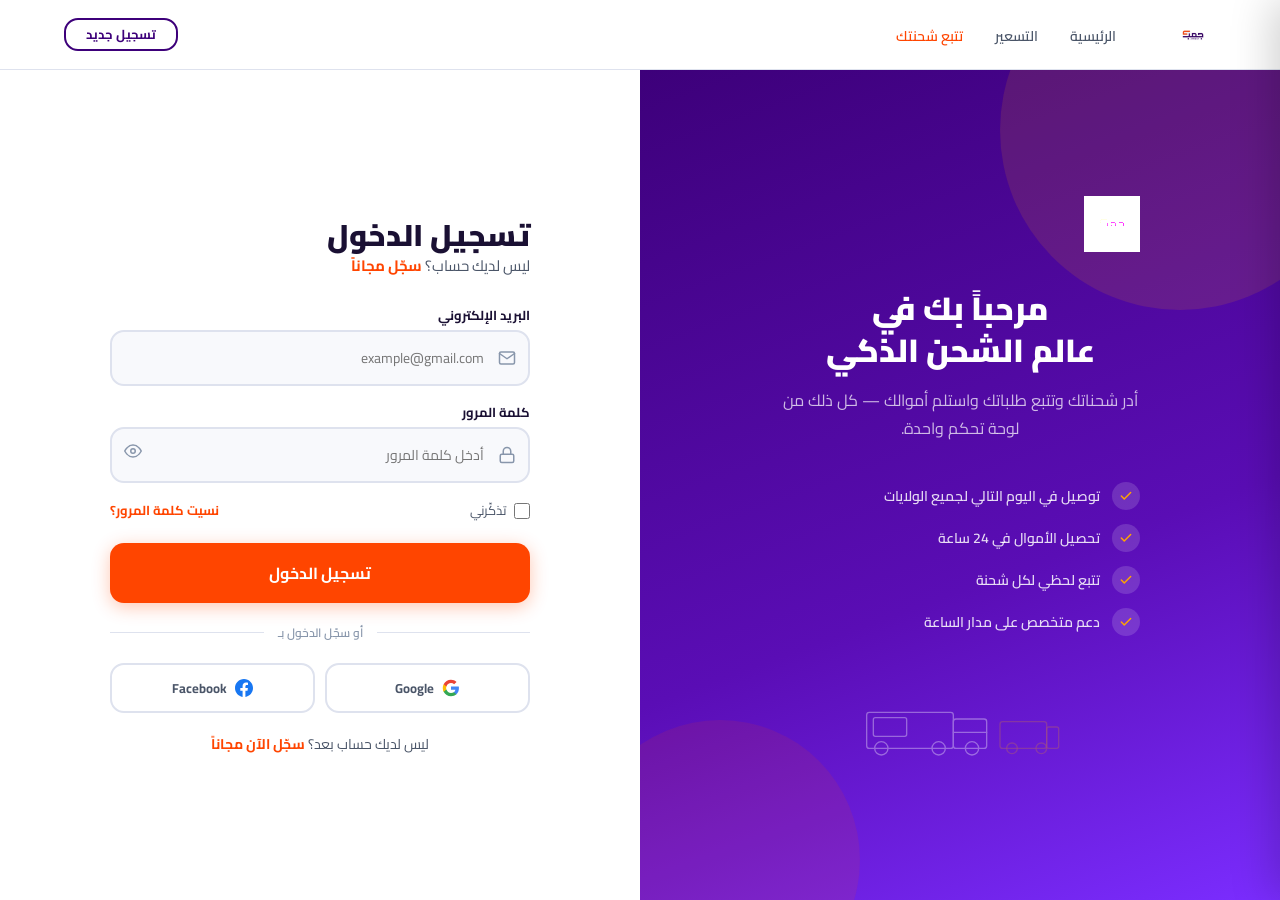
<file: login.html>
<!DOCTYPE html>
<html lang="ar" dir="rtl">
<head>
  <meta charset="UTF-8"/>
  <meta name="viewport" content="width=device-width, initial-scale=1.0"/>
  <title>تسجيل الدخول | جمبك</title>
  <link rel="preconnect" href="https://fonts.googleapis.com"/>
  <link rel="preconnect" href="https://fonts.gstatic.com" crossorigin/>
  <link href="https://fonts.googleapis.com/css2?family=Cairo:wght@400;500;600;700;900&display=swap" rel="stylesheet"/>
  <link rel="stylesheet" href="base.css"/>

  <svg style="display:none" aria-hidden="true" xmlns="http://www.w3.org/2000/svg">
    <defs>
      <symbol id="ic-mail"  viewBox="0 0 24 24" fill="none" stroke="currentColor" stroke-width="2" stroke-linecap="round" stroke-linejoin="round"><path d="M4 4h16c1.1 0 2 .9 2 2v12c0 1.1-.9 2-2 2H4c-1.1 0-2-.9-2-2V6c0-1.1.9-2 2-2z"/><polyline points="22,6 12,13 2,6"/></symbol>
      <symbol id="ic-lock"  viewBox="0 0 24 24" fill="none" stroke="currentColor" stroke-width="2" stroke-linecap="round" stroke-linejoin="round"><rect x="3" y="11" width="18" height="11" rx="2" ry="2"/><path d="M7 11V7a5 5 0 0 1 10 0v4"/></symbol>
      <symbol id="ic-eye"   viewBox="0 0 24 24" fill="none" stroke="currentColor" stroke-width="2" stroke-linecap="round" stroke-linejoin="round"><path d="M1 12s4-8 11-8 11 8 11 8-4 8-11 8-11-8-11-8z"/><circle cx="12" cy="12" r="3"/></symbol>
      <symbol id="ic-eye-off" viewBox="0 0 24 24" fill="none" stroke="currentColor" stroke-width="2" stroke-linecap="round" stroke-linejoin="round"><path d="M17.94 17.94A10.07 10.07 0 0 1 12 20c-7 0-11-8-11-8a18.45 18.45 0 0 1 5.06-5.94"/><path d="M9.9 4.24A9.12 9.12 0 0 1 12 4c7 0 11 8 11 8a18.5 18.5 0 0 1-2.16 3.19"/><line x1="1" y1="1" x2="23" y2="23"/></symbol>
      <symbol id="ic-truck" viewBox="0 0 24 24" fill="none" stroke="currentColor" stroke-width="2" stroke-linecap="round" stroke-linejoin="round"><rect x="1" y="3" width="15" height="13"/><polygon points="16 8 20 8 23 11 23 16 16 16 16 8"/><circle cx="5.5" cy="18.5" r="2.5"/><circle cx="18.5" cy="18.5" r="2.5"/></symbol>
      <symbol id="ic-check" viewBox="0 0 24 24" fill="none" stroke="currentColor" stroke-width="2.5" stroke-linecap="round" stroke-linejoin="round"><polyline points="20 6 9 17 4 12"/></symbol>
    </defs>
  </svg>

  <style>
    body { background: var(--bg); min-height: 100vh; display: flex; flex-direction: column; }

    /* ── LAYOUT ── */
    .auth-wrapper {
      flex: 1;
      display: grid;
      grid-template-columns: 1fr 1fr;
      min-height: calc(100vh - 70px);
    }

    /* ── LEFT PANEL (decorative) ── */
    .auth-left {
      background: linear-gradient(160deg, var(--purple) 0%, var(--purple-mid) 60%, #7b2dff 100%);
      display: flex; flex-direction: column;
      justify-content: center; align-items: center;
      padding: 64px; text-align: center;
      position: relative; overflow: hidden;
    }
    .auth-left::before {
      content: '';
      position: absolute; top: -120px; right: -80px;
      width: 360px; height: 360px;
      background: rgba(255,165,0,.12); border-radius: 50%;
    }
    .auth-left::after {
      content: '';
      position: absolute; bottom: -100px; left: -60px;
      width: 280px; height: 280px;
      background: rgba(255,69,0,.1); border-radius: 50%;
    }
    .auth-left-inner { position: relative; z-index: 1; }
    .auth-left img { height: 56px; object-fit: contain; filter: brightness(10); margin-bottom: 36px; }
    .auth-left h2 { font-size: 32px; font-weight: 900; color: var(--white); margin-bottom: 14px; line-height: 1.3; }
    .auth-left p  { font-size: 16px; color: rgba(255,255,255,.72); line-height: 1.75; margin-bottom: 40px; max-width: 360px; }

    .auth-perks { display: flex; flex-direction: column; gap: 14px; text-align: right; }
    .auth-perk  { display: flex; align-items: center; gap: 12px; }
    .perk-dot   { width: 28px; height: 28px; border-radius: 50%; background: rgba(255,255,255,.15); display: flex; align-items: center; justify-content: center; flex-shrink: 0; }
    .perk-dot svg { width: 14px; height: 14px; color: var(--yellow); }
    .auth-perk span { font-size: 14px; color: rgba(255,255,255,.85); font-weight: 600; }

    /* truck illustration */
    .truck-illustration {
      margin-top: 48px;
      display: flex; justify-content: center;
    }
    .truck-illustration svg { width: 200px; height: 90px; opacity: .35; }

    /* ── RIGHT PANEL (form) ── */
    .auth-right {
      display: flex; align-items: center; justify-content: center;
      padding: 64px;
      background: var(--white);
    }
    .auth-form-box { width: 100%; max-width: 420px; }

    .form-header { margin-bottom: 36px; }
    .form-header h1 { font-size: 30px; font-weight: 900; color: var(--text); margin-bottom: 8px; }
    .form-header p  { font-size: 15px; color: var(--text-mid); }
    .form-header p a { color: var(--orange); font-weight: 700; }

    /* form groups */
    .form-group { margin-bottom: 20px; }
    .form-group label { display: block; font-size: 13px; font-weight: 700; color: var(--text); margin-bottom: 8px; }
    .input-wrap { position: relative; }
    .input-wrap svg.prefix { position: absolute; right: 14px; top: 50%; transform: translateY(-50%); width: 18px; height: 18px; color: var(--text-light); pointer-events: none; }
    .input-wrap input {
      width: 100%; padding: 13px 44px 13px 44px;
      border: 2px solid var(--gray-mid); border-radius: var(--radius-md);
      font-family: 'Cairo', sans-serif; font-size: 14px; color: var(--text);
      outline: none; transition: border-color var(--transition);
      background: var(--bg);
    }
    .input-wrap input:focus { border-color: var(--purple); background: var(--white); }
    .input-wrap input.error { border-color: #e53935; }
    .input-wrap .toggle-pass {
      position: absolute; left: 14px; top: 50%; transform: translateY(-50%);
      background: none; border: none; cursor: pointer; padding: 0;
      color: var(--text-light); transition: color var(--transition);
    }
    .input-wrap .toggle-pass:hover { color: var(--purple); }
    .input-wrap .toggle-pass svg { width: 18px; height: 18px; }

    .form-row { display: flex; align-items: center; justify-content: space-between; margin-bottom: 24px; }
    .checkbox-wrap { display: flex; align-items: center; gap: 8px; cursor: pointer; }
    .checkbox-wrap input[type=checkbox] { width: 16px; height: 16px; accent-color: var(--purple); cursor: pointer; }
    .checkbox-wrap span { font-size: 13px; color: var(--text-mid); }
    .forgot-link { font-size: 13px; color: var(--orange); font-weight: 700; }

    .btn-login {
      width: 100%; padding: 15px;
      background: var(--orange); color: var(--white);
      border: none; border-radius: var(--radius-md);
      font-family: 'Cairo', sans-serif; font-size: 16px; font-weight: 700;
      cursor: pointer; transition: var(--transition);
      box-shadow: 0 4px 18px rgba(255,69,0,.3);
    }
    .btn-login:hover { background: var(--orange-dim); transform: translateY(-1px); }
    .btn-login:active { transform: translateY(0); }

    .divider { display: flex; align-items: center; gap: 14px; margin: 24px 0; }
    .divider::before, .divider::after { content: ''; flex: 1; height: 1px; background: var(--gray-mid); }
    .divider span { font-size: 12px; color: var(--text-light); font-weight: 600; white-space: nowrap; }

    .social-logins { display: grid; grid-template-columns: 1fr 1fr; gap: 10px; }
    .social-login-btn {
      display: flex; align-items: center; justify-content: center; gap: 8px;
      padding: 11px; border: 2px solid var(--gray-mid); border-radius: var(--radius-md);
      background: var(--white); font-family: 'Cairo', sans-serif;
      font-size: 13px; font-weight: 700; color: var(--text-mid);
      cursor: pointer; transition: var(--transition);
    }
    .social-login-btn:hover { border-color: var(--purple); color: var(--purple); }
    .social-login-btn svg { width: 18px; height: 18px; }

    .register-link { text-align: center; margin-top: 24px; font-size: 14px; color: var(--text-mid); }
    .register-link a { color: var(--orange); font-weight: 700; }

    /* error message */
    .error-msg { font-size: 12px; color: #e53935; margin-top: 6px; display: none; }
    .error-msg.show { display: block; }

    /* loading state */
    .btn-login.loading { opacity: .7; cursor: not-allowed; pointer-events: none; }
    .spinner { display: inline-block; width: 18px; height: 18px; border: 2px solid rgba(255,255,255,.4); border-top-color: var(--white); border-radius: 50%; animation: spin .7s linear infinite; }
    @keyframes spin { to { transform: rotate(360deg); } }

    @media(max-width:900px){
      .auth-wrapper { grid-template-columns: 1fr; }
      .auth-left { display: none; }
      .auth-right { padding: 48px 28px; }
    }
  </style>
</head>
<body>

<!-- MINI NAVBAR -->
<nav class="nav" style="position:relative">
  <div class="nav-logo"><img src="جمبك.jpg" alt="جمبك"/></div>
  <ul class="nav-links">
    <li><a href="index.html">الرئيسية</a></li>
    <li><a href="pricing.html">التسعير</a></li>
    <li><a href="tracking.html" class="highlight">تتبع شحنتك</a></li>
  </ul>
  <div class="nav-actions">
    <a href="register.html" class="btn btn-outline btn-sm">تسجيل جديد</a>
  </div>
</nav>

<div class="auth-wrapper">

  <!-- LEFT DECORATIVE -->
  <div class="auth-left">
    <div class="auth-left-inner">
      <img src="جمبك.jpg" alt="جمبك"/>
      <h2>مرحباً بك في<br/>عالم الشحن الذكي</h2>
      <p>أدر شحناتك وتتبع طلباتك واستلم أموالك — كل ذلك من لوحة تحكم واحدة.</p>

      <div class="auth-perks">
        <div class="auth-perk">
          <div class="perk-dot"><svg><use href="#ic-check"/></svg></div>
          <span>توصيل في اليوم التالي لجميع الولايات</span>
        </div>
        <div class="auth-perk">
          <div class="perk-dot"><svg><use href="#ic-check"/></svg></div>
          <span>تحصيل الأموال في 24 ساعة</span>
        </div>
        <div class="auth-perk">
          <div class="perk-dot"><svg><use href="#ic-check"/></svg></div>
          <span>تتبع لحظي لكل شحنة</span>
        </div>
        <div class="auth-perk">
          <div class="perk-dot"><svg><use href="#ic-check"/></svg></div>
          <span>دعم متخصص على مدار الساعة</span>
        </div>
      </div>

      <div class="truck-illustration">
        <svg viewBox="0 0 300 90" fill="none" xmlns="http://www.w3.org/2000/svg">
          <g stroke="white" stroke-width="2" stroke-linecap="round" stroke-linejoin="round">
            <rect x="10" y="20" width="130" height="54" rx="4"/>
            <rect x="140" y="30" width="50" height="44" rx="4"/>
            <circle cx="32" cy="74" r="10"/><circle cx="118" cy="74" r="10"/><circle cx="168" cy="74" r="10"/>
            <line x1="140" y1="50" x2="190" y2="50"/>
            <rect x="20" y="28" width="50" height="28" rx="3"/>
          </g>
          <g stroke="rgba(255,165,0,.6)" stroke-width="2" stroke-linecap="round" stroke-linejoin="round">
            <rect x="210" y="34" width="70" height="40" rx="4"/>
            <rect x="280" y="42" width="18" height="32" rx="3"/>
            <circle cx="228" cy="74" r="8"/><circle cx="272" cy="74" r="8"/>
          </g>
        </svg>
      </div>
    </div>
  </div>

  <!-- RIGHT FORM -->
  <div class="auth-right">
    <div class="auth-form-box">

      <div class="form-header">
        <h1>تسجيل الدخول</h1>
        <p>ليس لديك حساب؟ <a href="register.html">سجّل مجاناً</a></p>
      </div>

      <form id="loginForm" onsubmit="handleLogin(event)">

        <!-- Email -->
        <div class="form-group">
          <label for="email">البريد الإلكتروني</label>
          <div class="input-wrap">
            <svg class="prefix"><use href="#ic-mail"/></svg>
            <input type="email" id="email" placeholder="example@gmail.com" autocomplete="email" required />
          </div>
          <p class="error-msg" id="emailErr">يرجى إدخال بريد إلكتروني صحيح</p>
        </div>

        <!-- Password -->
        <div class="form-group">
          <label for="password">كلمة المرور</label>
          <div class="input-wrap">
            <svg class="prefix"><use href="#ic-lock"/></svg>
            <input type="password" id="password" placeholder="أدخل كلمة المرور" autocomplete="current-password" required />
            <button type="button" class="toggle-pass" id="togglePass" onclick="togglePassword()">
              <svg id="eyeIcon"><use href="#ic-eye"/></svg>
            </button>
          </div>
          <p class="error-msg" id="passErr">كلمة المرور يجب أن تكون 8 أحرف على الأقل</p>
        </div>

        <!-- Remember + Forgot -->
        <div class="form-row">
          <label class="checkbox-wrap">
            <input type="checkbox" id="remember"/>
            <span>تذكّرني</span>
          </label>
          <a href="#" class="forgot-link">نسيت كلمة المرور؟</a>
        </div>

        <!-- Submit -->
        <button type="submit" class="btn-login" id="loginBtn">تسجيل الدخول</button>

      </form>

      <div class="divider"><span>أو سجّل الدخول بـ</span></div>

      <div class="social-logins">
        <button class="social-login-btn">
          <svg viewBox="0 0 24 24" fill="none" xmlns="http://www.w3.org/2000/svg">
            <path d="M22.56 12.25c0-.78-.07-1.53-.2-2.25H12v4.26h5.92c-.26 1.37-1.04 2.53-2.21 3.31v2.77h3.57c2.08-1.92 3.28-4.74 3.28-8.09z" fill="#4285F4"/>
            <path d="M12 23c2.97 0 5.46-.98 7.28-2.66l-3.57-2.77c-.98.66-2.23 1.06-3.71 1.06-2.86 0-5.29-1.93-6.16-4.53H2.18v2.84C3.99 20.53 7.7 23 12 23z" fill="#34A853"/>
            <path d="M5.84 14.09c-.22-.66-.35-1.36-.35-2.09s.13-1.43.35-2.09V7.07H2.18C1.43 8.55 1 10.22 1 12s.43 3.45 1.18 4.93l2.85-2.22.81-.62z" fill="#FBBC05"/>
            <path d="M12 5.38c1.62 0 3.06.56 4.21 1.64l3.15-3.15C17.45 2.09 14.97 1 12 1 7.7 1 3.99 3.47 2.18 7.07l3.66 2.84c.87-2.6 3.3-4.53 6.16-4.53z" fill="#EA4335"/>
          </svg>
          Google
        </button>
        <button class="social-login-btn">
          <svg viewBox="0 0 24 24" fill="#1877F2" xmlns="http://www.w3.org/2000/svg">
            <path d="M24 12.073c0-6.627-5.373-12-12-12s-12 5.373-12 12c0 5.99 4.388 10.954 10.125 11.854v-8.385H7.078v-3.47h3.047V9.43c0-3.007 1.792-4.669 4.533-4.669 1.312 0 2.686.235 2.686.235v2.953H15.83c-1.491 0-1.956.925-1.956 1.874v2.25h3.328l-.532 3.47h-2.796v8.385C19.612 23.027 24 18.062 24 12.073z"/>
          </svg>
          Facebook
        </button>
      </div>

      <p class="register-link">
        ليس لديك حساب بعد؟ <a href="register.html">سجّل الآن مجاناً</a>
      </p>

    </div>
  </div>

</div>

<script>
  function togglePassword() {
    const inp = document.getElementById('password');
    const ico = document.getElementById('eyeIcon');
    if (inp.type === 'password') {
      inp.type = 'text';
      ico.innerHTML = '<use href="#ic-eye-off"/>';
    } else {
      inp.type = 'password';
      ico.innerHTML = '<use href="#ic-eye"/>';
    }
  }

  function handleLogin(e) {
    e.preventDefault();
    const email = document.getElementById('email').value;
    const pass  = document.getElementById('password').value;
    const btn   = document.getElementById('loginBtn');
    let valid = true;

    document.getElementById('emailErr').classList.remove('show');
    document.getElementById('passErr').classList.remove('show');
    document.getElementById('email').classList.remove('error');
    document.getElementById('password').classList.remove('error');

    if (!/^[^\s@]+@[^\s@]+\.[^\s@]+$/.test(email)) {
      document.getElementById('emailErr').classList.add('show');
      document.getElementById('email').classList.add('error');
      valid = false;
    }
    if (pass.length < 8) {
      document.getElementById('passErr').classList.add('show');
      document.getElementById('password').classList.add('error');
      valid = false;
    }
    if (!valid) return;

    btn.innerHTML = '<span class="spinner"></span>';
    btn.classList.add('loading');

    setTimeout(() => {
      window.location.href = 'dashboard.html';
    }, 1400);
  }
</script>
<script src="nav.js"></script>
</body>
</html>
</file>
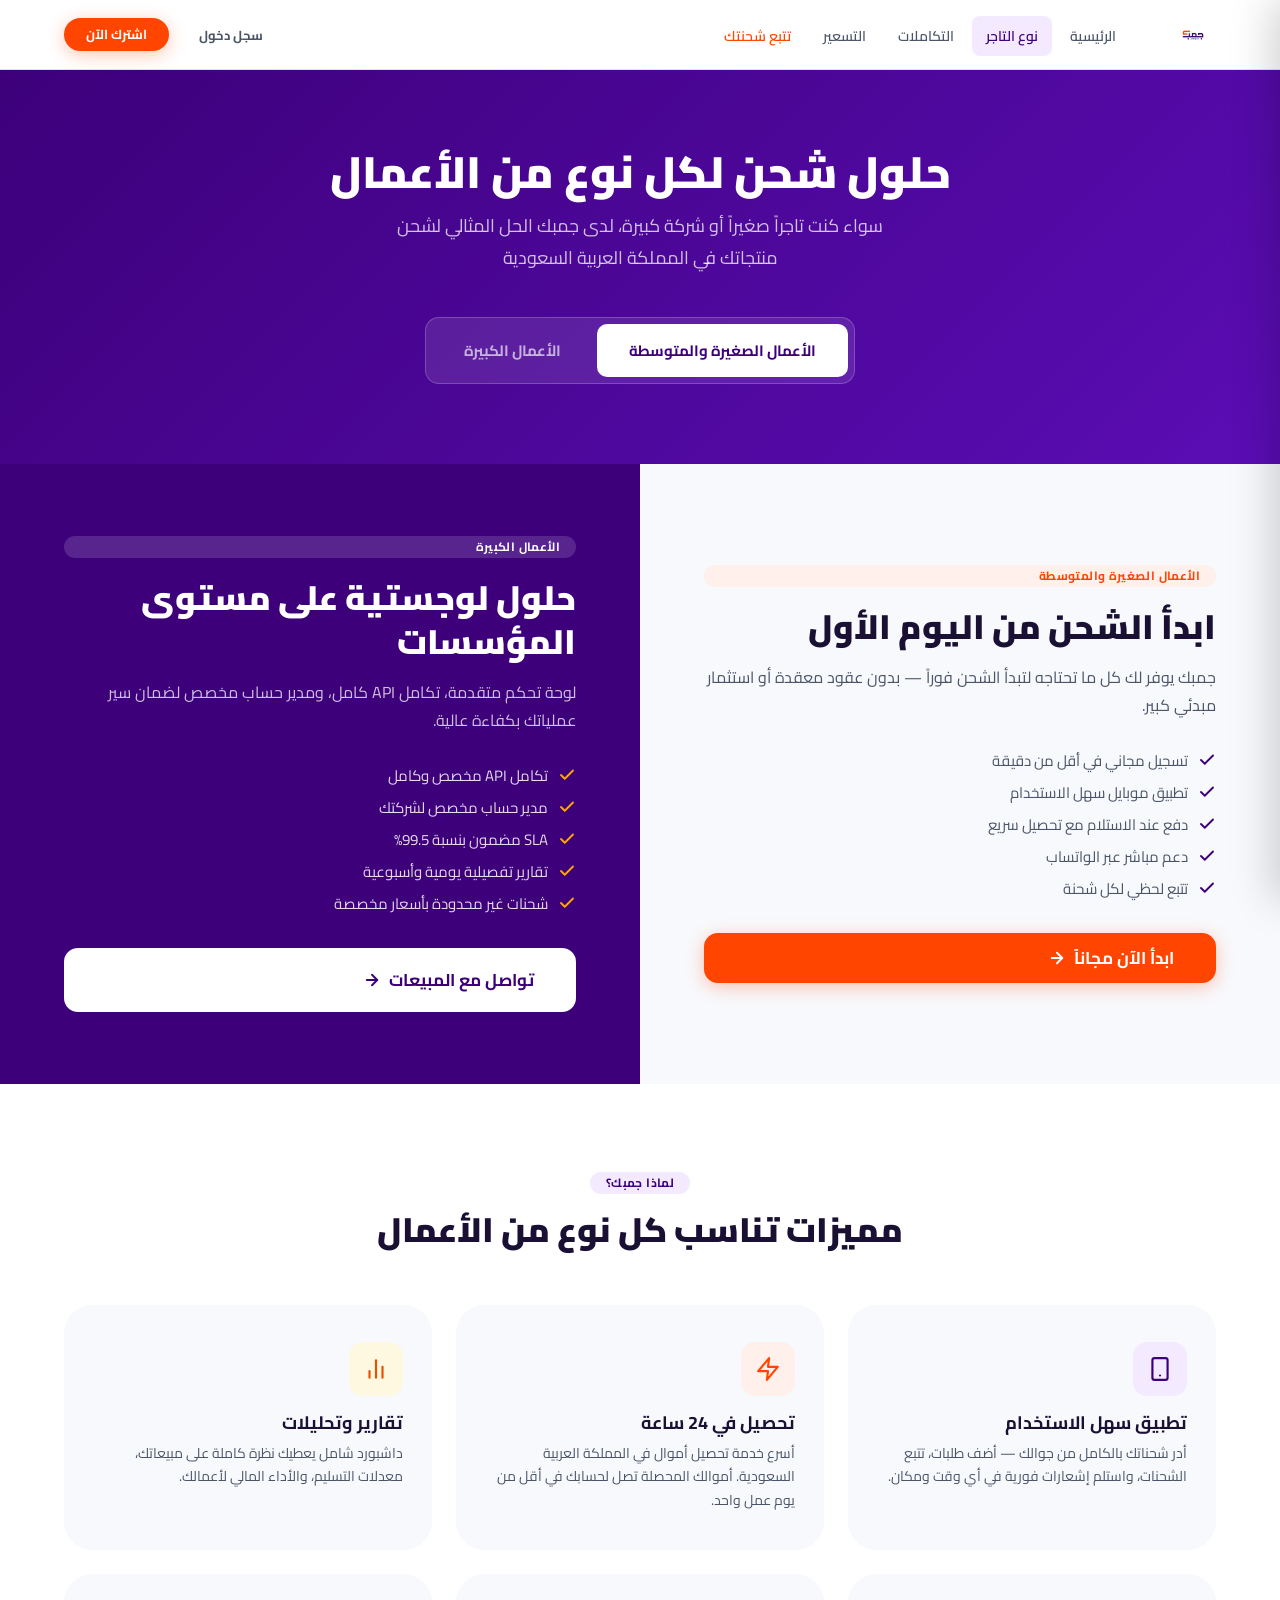
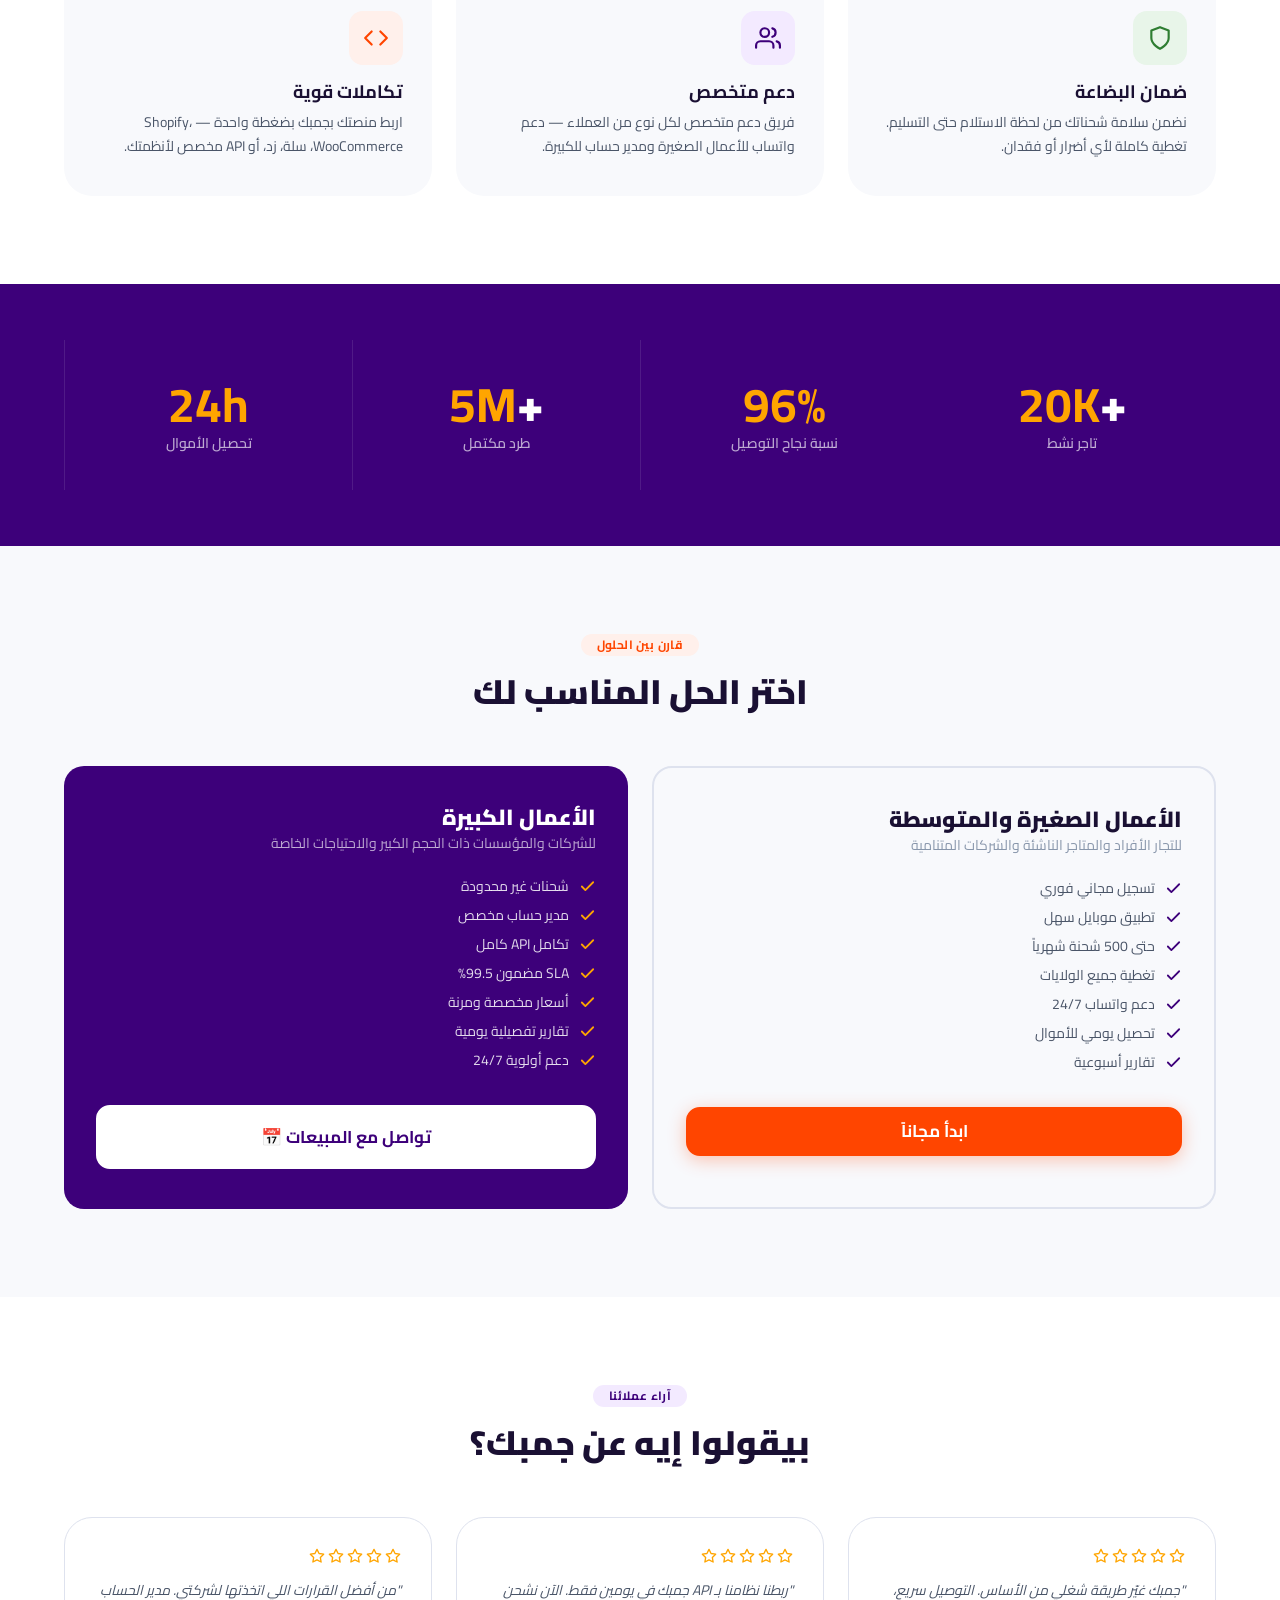
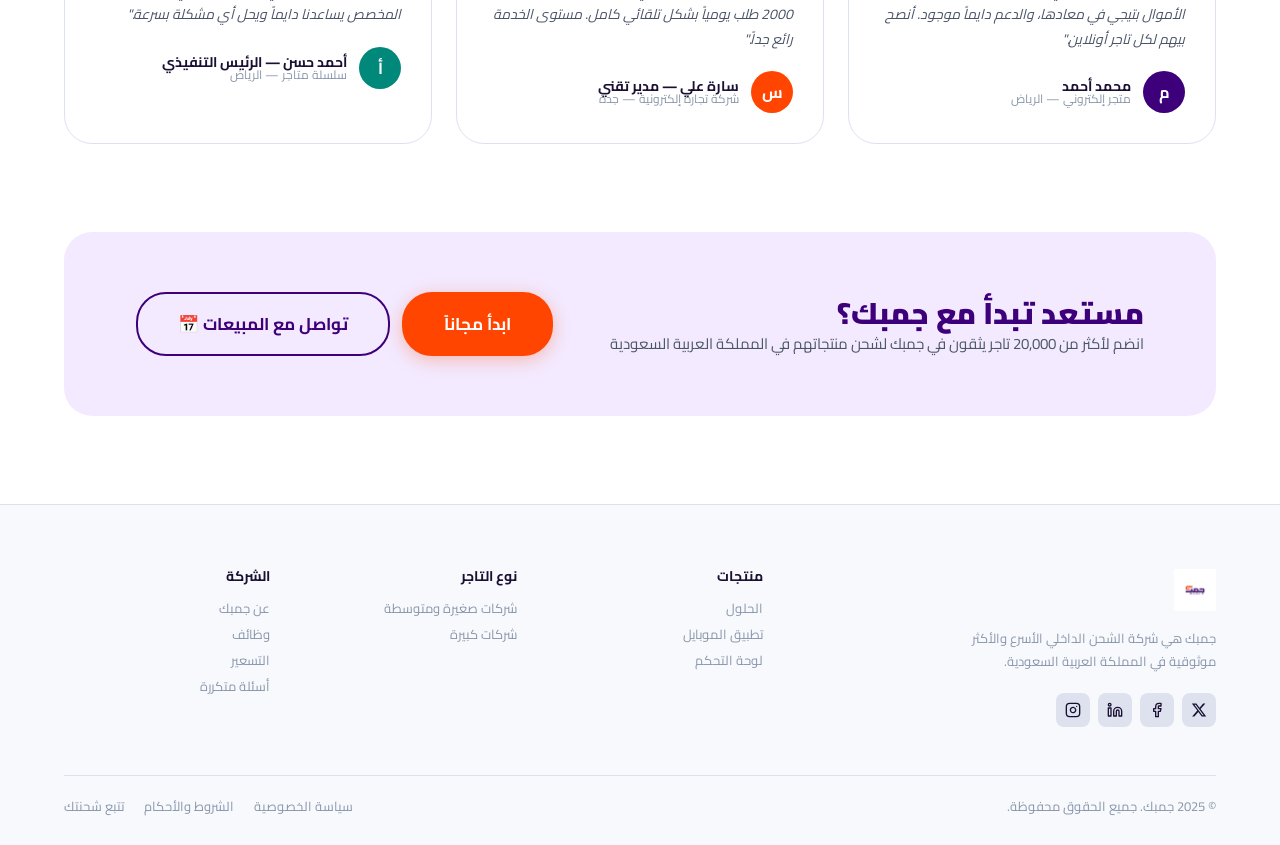
<file: merchant.html>
<!DOCTYPE html>
<html lang="ar" dir="rtl">
<head>
  <meta charset="UTF-8"/>
  <meta name="viewport" content="width=device-width, initial-scale=1.0"/>
  <title>نوع التاجر | جمبك</title>
  <link rel="preconnect" href="https://fonts.googleapis.com"/>
  <link rel="preconnect" href="https://fonts.gstatic.com" crossorigin/>
  <link href="https://fonts.googleapis.com/css2?family=Cairo:wght@400;500;600;700;900&display=swap" rel="stylesheet"/>
  <link rel="stylesheet" href="base.css"/>
  <!-- Calendly -->
  <link href="https://assets.calendly.com/assets/external/widget.css" rel="stylesheet"/>

  <svg style="display:none" aria-hidden="true" xmlns="http://www.w3.org/2000/svg">
    <defs>
      <symbol id="ic-check"   viewBox="0 0 24 24" fill="none" stroke="currentColor" stroke-width="2.5" stroke-linecap="round" stroke-linejoin="round"><polyline points="20 6 9 17 4 12"/></symbol>
      <symbol id="ic-arrow"   viewBox="0 0 24 24" fill="none" stroke="currentColor" stroke-width="2.5" stroke-linecap="round" stroke-linejoin="round"><line x1="5" y1="12" x2="19" y2="12"/><polyline points="12 5 19 12 12 19"/></symbol>
      <symbol id="ic-truck"   viewBox="0 0 24 24" fill="none" stroke="currentColor" stroke-width="2"   stroke-linecap="round" stroke-linejoin="round"><rect x="1" y="3" width="15" height="13"/><polygon points="16 8 20 8 23 11 23 16 16 16 16 8"/><circle cx="5.5" cy="18.5" r="2.5"/><circle cx="18.5" cy="18.5" r="2.5"/></symbol>
      <symbol id="ic-zap"     viewBox="0 0 24 24" fill="none" stroke="currentColor" stroke-width="2"   stroke-linecap="round" stroke-linejoin="round"><polygon points="13 2 3 14 12 14 11 22 21 10 12 10 13 2"/></symbol>
      <symbol id="ic-chart"   viewBox="0 0 24 24" fill="none" stroke="currentColor" stroke-width="2"   stroke-linecap="round" stroke-linejoin="round"><line x1="18" y1="20" x2="18" y2="10"/><line x1="12" y1="20" x2="12" y2="4"/><line x1="6" y1="20" x2="6" y2="14"/></symbol>
      <symbol id="ic-shield"  viewBox="0 0 24 24" fill="none" stroke="currentColor" stroke-width="2"   stroke-linecap="round" stroke-linejoin="round"><path d="M12 22s8-4 8-10V5l-8-3-8 3v7c0 6 8 10 8 10z"/></symbol>
      <symbol id="ic-phone"   viewBox="0 0 24 24" fill="none" stroke="currentColor" stroke-width="2"   stroke-linecap="round" stroke-linejoin="round"><rect x="5" y="2" width="14" height="20" rx="2" ry="2"/><line x1="12" y1="18" x2="12.01" y2="18"/></symbol>
      <symbol id="ic-users"   viewBox="0 0 24 24" fill="none" stroke="currentColor" stroke-width="2"   stroke-linecap="round" stroke-linejoin="round"><path d="M17 21v-2a4 4 0 0 0-4-4H5a4 4 0 0 0-4 4v2"/><circle cx="9" cy="7" r="4"/><path d="M23 21v-2a4 4 0 0 0-3-3.87"/><path d="M16 3.13a4 4 0 0 1 0 7.75"/></symbol>
      <symbol id="ic-code"    viewBox="0 0 24 24" fill="none" stroke="currentColor" stroke-width="2"   stroke-linecap="round" stroke-linejoin="round"><polyline points="16 18 22 12 16 6"/><polyline points="8 6 2 12 8 18"/></symbol>
      <symbol id="ic-wallet"  viewBox="0 0 24 24" fill="none" stroke="currentColor" stroke-width="2"   stroke-linecap="round" stroke-linejoin="round"><rect x="1" y="4" width="22" height="16" rx="2"/><line x1="1" y1="10" x2="23" y2="10"/><circle cx="17" cy="15" r="1" fill="currentColor" stroke="none"/></symbol>
      <symbol id="ic-star"    viewBox="0 0 24 24" fill="none" stroke="currentColor" stroke-width="2"   stroke-linecap="round" stroke-linejoin="round"><polygon points="12 2 15.09 8.26 22 9.27 17 14.14 18.18 21.02 12 17.77 5.82 21.02 7 14.14 2 9.27 8.91 8.26 12 2"/></symbol>
      <symbol id="ic-x"  viewBox="0 0 24 24" fill="currentColor"><path d="M18.244 2.25h3.308l-7.227 8.26 8.502 11.24H16.17l-5.214-6.817L4.99 21.75H1.68l7.73-8.835L1.254 2.25H8.08l4.713 6.231zm-1.161 17.52h1.833L7.084 4.126H5.117z"/></symbol>
      <symbol id="ic-fb" viewBox="0 0 24 24" fill="none" stroke="currentColor" stroke-width="2" stroke-linecap="round" stroke-linejoin="round"><path d="M18 2h-3a5 5 0 0 0-5 5v3H7v4h3v8h4v-8h3l1-4h-4V7a1 1 0 0 1 1-1h3z"/></symbol>
      <symbol id="ic-li" viewBox="0 0 24 24" fill="none" stroke="currentColor" stroke-width="2" stroke-linecap="round" stroke-linejoin="round"><path d="M16 8a6 6 0 0 1 6 6v7h-4v-7a2 2 0 0 0-4 0v7H10v-7a6 6 0 0 1 6-6z"/><rect x="2" y="9" width="4" height="12"/><circle cx="4" cy="4" r="2"/></symbol>
      <symbol id="ic-ig" viewBox="0 0 24 24" fill="none" stroke="currentColor" stroke-width="2" stroke-linecap="round" stroke-linejoin="round"><rect x="2" y="2" width="20" height="20" rx="5"/><path d="M16 11.37A4 4 0 1 1 12.63 8 4 4 0 0 1 16 11.37z"/><line x1="17.5" y1="6.5" x2="17.51" y2="6.5"/></symbol>
    </defs>
  </svg>

  <style>
    /* TOGGLE HERO */
    .merchant-hero {
      background: linear-gradient(135deg, var(--purple) 0%, var(--purple-mid) 100%);
      padding: 80px 64px; text-align: center;
    }
    .merchant-hero h1 { font-size: 44px; font-weight: 900; color: var(--white); margin-bottom: 16px; }
    .merchant-hero p  { font-size: 18px; color: rgba(255,255,255,.75); max-width: 540px; margin: 0 auto 44px; line-height: 1.75; }
    .type-toggle { display: inline-flex; background: rgba(255,255,255,.1); border: 1px solid rgba(255,255,255,.2); border-radius: 14px; padding: 6px; gap: 4px; }
    .type-btn {
      padding: 12px 32px; border-radius: 10px; border: none; cursor: pointer;
      font-family: 'Cairo', sans-serif; font-size: 15px; font-weight: 700;
      transition: var(--transition);
    }
    .type-btn.off { background: transparent; color: rgba(255,255,255,.65); }
    .type-btn.on  { background: var(--white); color: var(--purple); }

    /* HERO VISUAL */
    .hero-visual-row {
      display: grid; grid-template-columns: 1fr 1fr;
      gap: 0; min-height: 480px;
    }
    .hv-panel { padding: 72px 64px; display: flex; flex-direction: column; justify-content: center; }
    .hv-panel.purple { background: var(--purple); }
    .hv-panel.light  { background: var(--bg); }
    .hv-panel h2 { font-size: 34px; font-weight: 900; margin-bottom: 14px; line-height: 1.3; }
    .hv-panel.purple h2 { color: var(--white); }
    .hv-panel.light  h2 { color: var(--text); }
    .hv-panel > p { font-size: 16px; line-height: 1.75; margin-bottom: 32px; }
    .hv-panel.purple > p { color: rgba(255,255,255,.75); }
    .hv-panel.light  > p { color: var(--text-mid); }
    .hv-features { display: flex; flex-direction: column; gap: 14px; margin-bottom: 36px; }
    .hv-feat { display: flex; align-items: center; gap: 10px; font-size: 15px; }
    .hv-panel.purple .hv-feat { color: rgba(255,255,255,.85); }
    .hv-panel.light  .hv-feat { color: var(--text-mid); }
    .hv-feat svg { width: 18px; height: 18px; flex-shrink: 0; }
    .hv-panel.purple .hv-feat svg { color: var(--yellow); }
    .hv-panel.light  .hv-feat svg { color: var(--purple); }

    /* FEATURE CARDS */
    .feat-cards-grid { display: grid; grid-template-columns: repeat(3,1fr); gap: 24px; }
    .feat-card { padding: 36px 28px; }
    .feat-card .f-icon { width: 54px; height: 54px; border-radius: 14px; display: flex; align-items: center; justify-content: center; margin-bottom: 18px; }
    .feat-card .f-icon svg { width: 26px; height: 26px; }
    .feat-card h3 { font-size: 18px; font-weight: 700; margin-bottom: 10px; color: var(--text); }
    .feat-card p  { font-size: 14px; color: var(--text-mid); line-height: 1.7; }

    /* TESTIMONIALS */
    .testi-grid { display: grid; grid-template-columns: repeat(3,1fr); gap: 24px; }
    .testi-card { padding: 30px; }
    .stars { display: flex; gap: 3px; margin-bottom: 14px; }
    .stars svg { width: 16px; height: 16px; color: var(--yellow); fill: var(--yellow); }
    .testi-text { font-size: 14px; color: var(--text-mid); line-height: 1.75; margin-bottom: 20px; font-style: italic; }
    .testi-author { display: flex; align-items: center; gap: 12px; }
    .testi-avatar { width: 42px; height: 42px; border-radius: 50%; display: flex; align-items: center; justify-content: center; font-size: 16px; font-weight: 700; color: var(--white); flex-shrink: 0; }
    .testi-info h4 { font-size: 14px; font-weight: 700; color: var(--text); }
    .testi-info p  { font-size: 12px; color: var(--text-light); }

    /* SME VS ENTERPRISE TABLE */
    .compare-split { display: grid; grid-template-columns: 1fr 1fr; gap: 24px; }
    .cs-card { border-radius: 20px; padding: 40px 32px; }
    .cs-card.sme  { background: var(--bg); border: 2px solid var(--gray-mid); }
    .cs-card.ent  { background: var(--purple); }
    .cs-card h3 { font-size: 22px; font-weight: 900; margin-bottom: 8px; }
    .cs-card.sme h3 { color: var(--text); }
    .cs-card.ent h3 { color: var(--white); }
    .cs-card .sub { font-size: 14px; color: var(--text-light); margin-bottom: 28px; }
    .cs-card.ent .sub { color: rgba(255,255,255,.65); }
    .cs-list { display: flex; flex-direction: column; gap: 12px; margin-bottom: 36px; }
    .cs-item { display: flex; align-items: center; gap: 10px; font-size: 14px; }
    .cs-card.sme .cs-item { color: var(--text-mid); }
    .cs-card.ent .cs-item { color: rgba(255,255,255,.85); }
    .cs-card.sme .cs-item svg { width: 17px; height: 17px; color: var(--purple); }
    .cs-card.ent .cs-item svg { width: 17px; height: 17px; color: var(--yellow); }

    /* NUMBERS ROW */
    .numbers-row { display: grid; grid-template-columns: repeat(4,1fr); gap: 0; }
    .num-item { text-align: center; padding: 40px 20px; border-left: 1px solid rgba(255,255,255,.1); }
    .num-item:first-child { border-left: none; }
    .num-big { font-size: 48px; font-weight: 900; color: var(--white); line-height: 1; margin-bottom: 8px; }
    .num-big b { color: var(--yellow); }
    .num-lbl { font-size: 14px; color: rgba(255,255,255,.65); font-weight: 600; }

    @media(max-width:1024px){
      .merchant-hero { padding: 56px 28px; }
      .hero-visual-row { grid-template-columns: 1fr; }
      .hv-panel { padding: 48px 28px; }
      .feat-cards-grid { grid-template-columns: 1fr; }
      .testi-grid { grid-template-columns: 1fr; }
      .compare-split { grid-template-columns: 1fr; }
      .numbers-row { grid-template-columns: repeat(2,1fr); }
    }
  </style>
</head>
<body>

<!-- NAVBAR -->
<nav class="nav">
  <div class="nav-logo"><img src="جمبك.jpg" alt="جمبك"/></div>
  <ul class="nav-links">
    <li><a href="index.html">الرئيسية</a></li>
    <li><a href="merchant.html" class="active">نوع التاجر</a></li>
    <li><a href="integrations.html">التكاملات</a></li>
    <li><a href="pricing.html">التسعير</a></li>
    <li><a href="tracking.html" class="highlight">تتبع شحنتك</a></li>
  </ul>
  <div class="nav-actions">
    <button class="btn btn-ghost btn-sm">سجل دخول</button>
    <a href="#" class="btn btn-primary btn-sm btn-pill">اشترك الآن</a>
  </div>
</nav>

<!-- HERO -->
<div class="merchant-hero">
  <h1>حلول شحن لكل نوع من الأعمال</h1>
  <p>سواء كنت تاجراً صغيراً أو شركة كبيرة، لدى جمبك الحل المثالي لشحن منتجاتك في المملكة العربية السعودية</p>
  <div class="type-toggle">
    <button class="type-btn on" id="btn-sme" onclick="switchType('sme')">الأعمال الصغيرة والمتوسطة</button>
    <button class="type-btn off" id="btn-ent" onclick="switchType('ent')">الأعمال الكبيرة</button>
  </div>
</div>

<!-- SPLIT PANELS -->
<div class="hero-visual-row">
  <!-- SME Panel -->
  <div class="hv-panel light" id="sme-panel">
    <span class="sec-tag orange" style="margin-bottom:18px">الأعمال الصغيرة والمتوسطة</span>
    <h2>ابدأ الشحن من اليوم الأول</h2>
    <p>جمبك يوفر لك كل ما تحتاجه لتبدأ الشحن فوراً — بدون عقود معقدة أو استثمار مبدئي كبير.</p>
    <div class="hv-features">
      <div class="hv-feat"><svg><use href="#ic-check"/></svg>تسجيل مجاني في أقل من دقيقة</div>
      <div class="hv-feat"><svg><use href="#ic-check"/></svg>تطبيق موبايل سهل الاستخدام</div>
      <div class="hv-feat"><svg><use href="#ic-check"/></svg>دفع عند الاستلام مع تحصيل سريع</div>
      <div class="hv-feat"><svg><use href="#ic-check"/></svg>دعم مباشر عبر الواتساب</div>
      <div class="hv-feat"><svg><use href="#ic-check"/></svg>تتبع لحظي لكل شحنة</div>
    </div>
    <a href="register.html?type=sme" class="btn btn-primary btn-lg">ابدأ الآن مجاناً <svg><use href="#ic-arrow"/></svg></a>
  </div>

  <!-- Enterprise Panel -->
  <div class="hv-panel purple" id="ent-panel">
    <span class="sec-tag white" style="margin-bottom:18px">الأعمال الكبيرة</span>
    <h2>حلول لوجستية على مستوى المؤسسات</h2>
    <p>لوحة تحكم متقدمة، تكامل API كامل، ومدير حساب مخصص لضمان سير عملياتك بكفاءة عالية.</p>
    <div class="hv-features">
      <div class="hv-feat"><svg><use href="#ic-check"/></svg>تكامل API مخصص وكامل</div>
      <div class="hv-feat"><svg><use href="#ic-check"/></svg>مدير حساب مخصص لشركتك</div>
      <div class="hv-feat"><svg><use href="#ic-check"/></svg>SLA مضمون بنسبة 99.5%</div>
      <div class="hv-feat"><svg><use href="#ic-check"/></svg>تقارير تفصيلية يومية وأسبوعية</div>
      <div class="hv-feat"><svg><use href="#ic-check"/></svg>شحنات غير محدودة بأسعار مخصصة</div>
    </div>
    <button onclick="openCalendly()" class="btn btn-white btn-lg">تواصل مع المبيعات <svg><use href="#ic-arrow"/></svg></button>
  </div>
</div>

<!-- FEATURES BY TYPE -->
<section class="section">
  <div class="sec-header center">
    <span class="sec-tag purple">لماذا جمبك؟</span>
    <h2 class="sec-title">مميزات تناسب كل نوع من الأعمال</h2>
  </div>
  <div class="feat-cards-grid">
    <div class="feat-card card flat">
      <div class="f-icon icon-box purple"><svg><use href="#ic-phone"/></svg></div>
      <h3>تطبيق سهل الاستخدام</h3>
      <p>أدر شحناتك بالكامل من جوالك — أضف طلبات، تتبع الشحنات، واستلم إشعارات فورية في أي وقت ومكان.</p>
    </div>
    <div class="feat-card card flat">
      <div class="f-icon icon-box orange"><svg><use href="#ic-zap"/></svg></div>
      <h3>تحصيل في 24 ساعة</h3>
      <p>أسرع خدمة تحصيل أموال في المملكة العربية السعودية. أموالك المحصلة تصل لحسابك في أقل من يوم عمل واحد.</p>
    </div>
    <div class="feat-card card flat">
      <div class="f-icon icon-box yellow"><svg><use href="#ic-chart"/></svg></div>
      <h3>تقارير وتحليلات</h3>
      <p>داشبورد شامل يعطيك نظرة كاملة على مبيعاتك، معدلات التسليم، والأداء المالي لأعمالك.</p>
    </div>
    <div class="feat-card card flat">
      <div class="f-icon icon-box green"><svg><use href="#ic-shield"/></svg></div>
      <h3>ضمان البضاعة</h3>
      <p>نضمن سلامة شحناتك من لحظة الاستلام حتى التسليم. تغطية كاملة لأي أضرار أو فقدان.</p>
    </div>
    <div class="feat-card card flat">
      <div class="f-icon icon-box purple"><svg><use href="#ic-users"/></svg></div>
      <h3>دعم متخصص</h3>
      <p>فريق دعم متخصص لكل نوع من العملاء — دعم واتساب للأعمال الصغيرة ومدير حساب للكبيرة.</p>
    </div>
    <div class="feat-card card flat">
      <div class="f-icon icon-box orange"><svg><use href="#ic-code"/></svg></div>
      <h3>تكاملات قوية</h3>
      <p>اربط منصتك بجمبك بضغطة واحدة — Shopify، WooCommerce، سلة، زد، أو API مخصص لأنظمتك.</p>
    </div>
  </div>
</section>

<!-- NUMBERS (purple bg) -->
<section class="section bg-purple" style="padding-top:56px;padding-bottom:56px">
  <div class="numbers-row">
    <div class="num-item">
      <div class="num-big">+<b>20K</b></div>
      <div class="num-lbl">تاجر نشط</div>
    </div>
    <div class="num-item">
      <div class="num-big"><b>96%</b></div>
      <div class="num-lbl">نسبة نجاح التوصيل</div>
    </div>
    <div class="num-item">
      <div class="num-big">+<b>5M</b></div>
      <div class="num-lbl">طرد مكتمل</div>
    </div>
    <div class="num-item">
      <div class="num-big"><b>24h</b></div>
      <div class="num-lbl">تحصيل الأموال</div>
    </div>
  </div>
</section>

<!-- SME vs ENTERPRISE COMPARE -->
<section class="section bg-gray">
  <div class="sec-header center">
    <span class="sec-tag orange">قارن بين الحلول</span>
    <h2 class="sec-title">اختر الحل المناسب لك</h2>
  </div>
  <div class="compare-split">
    <div class="cs-card sme">
      <h3>الأعمال الصغيرة والمتوسطة</h3>
      <p class="sub">للتجار الأفراد والمتاجر الناشئة والشركات المتنامية</p>
      <ul class="cs-list">
        <li class="cs-item"><svg><use href="#ic-check"/></svg>تسجيل مجاني فوري</li>
        <li class="cs-item"><svg><use href="#ic-check"/></svg>تطبيق موبايل سهل</li>
        <li class="cs-item"><svg><use href="#ic-check"/></svg>حتى 500 شحنة شهرياً</li>
        <li class="cs-item"><svg><use href="#ic-check"/></svg>تغطية جميع الولايات</li>
        <li class="cs-item"><svg><use href="#ic-check"/></svg>دعم واتساب 24/7</li>
        <li class="cs-item"><svg><use href="#ic-check"/></svg>تحصيل يومي للأموال</li>
        <li class="cs-item"><svg><use href="#ic-check"/></svg>تقارير أسبوعية</li>
      </ul>
      <a href="register.html?type=sme" class="btn btn-primary btn-lg" style="width:100%;justify-content:center">ابدأ مجاناً</a>
    </div>
    <div class="cs-card ent">
      <h3>الأعمال الكبيرة</h3>
      <p class="sub">للشركات والمؤسسات ذات الحجم الكبير والاحتياجات الخاصة</p>
      <ul class="cs-list">
        <li class="cs-item"><svg><use href="#ic-check"/></svg>شحنات غير محدودة</li>
        <li class="cs-item"><svg><use href="#ic-check"/></svg>مدير حساب مخصص</li>
        <li class="cs-item"><svg><use href="#ic-check"/></svg>تكامل API كامل</li>
        <li class="cs-item"><svg><use href="#ic-check"/></svg>SLA مضمون 99.5%</li>
        <li class="cs-item"><svg><use href="#ic-check"/></svg>أسعار مخصصة ومرنة</li>
        <li class="cs-item"><svg><use href="#ic-check"/></svg>تقارير تفصيلية يومية</li>
        <li class="cs-item"><svg><use href="#ic-check"/></svg>دعم أولوية 24/7</li>
      </ul>
      <button onclick="openCalendly()" class="btn btn-white btn-lg" style="width:100%;justify-content:center">تواصل مع المبيعات 📅</button>
    </div>
  </div>
</section>

<!-- TESTIMONIALS -->
<section class="section">
  <div class="sec-header center">
    <span class="sec-tag purple">آراء عملائنا</span>
    <h2 class="sec-title">بيقولوا إيه عن جمبك؟</h2>
  </div>
  <div class="testi-grid">
    <div class="testi-card card">
      <div class="stars">
        <svg viewBox="0 0 24 24"><use href="#ic-star"/></svg>
        <svg viewBox="0 0 24 24"><use href="#ic-star"/></svg>
        <svg viewBox="0 0 24 24"><use href="#ic-star"/></svg>
        <svg viewBox="0 0 24 24"><use href="#ic-star"/></svg>
        <svg viewBox="0 0 24 24"><use href="#ic-star"/></svg>
      </div>
      <p class="testi-text">"جمبك غيّر طريقة شغلي من الأساس. التوصيل سريع، الأموال بتيجي في معادها، والدعم دايماً موجود. أنصح بيهم لكل تاجر أونلاين."</p>
      <div class="testi-author">
        <div class="testi-avatar" style="background:var(--purple)">م</div>
        <div class="testi-info">
          <h4>محمد أحمد</h4>
          <p>متجر إلكتروني — الرياض</p>
        </div>
      </div>
    </div>
    <div class="testi-card card">
      <div class="stars">
        <svg viewBox="0 0 24 24"><use href="#ic-star"/></svg>
        <svg viewBox="0 0 24 24"><use href="#ic-star"/></svg>
        <svg viewBox="0 0 24 24"><use href="#ic-star"/></svg>
        <svg viewBox="0 0 24 24"><use href="#ic-star"/></svg>
        <svg viewBox="0 0 24 24"><use href="#ic-star"/></svg>
      </div>
      <p class="testi-text">"ربطنا نظامنا بـ API جمبك في يومين فقط. الآن نشحن 2000 طلب يومياً بشكل تلقائي كامل. مستوى الخدمة رائع جداً."</p>
      <div class="testi-author">
        <div class="testi-avatar" style="background:var(--orange)">س</div>
        <div class="testi-info">
          <h4>سارة علي — مدير تقني</h4>
          <p>شركة تجارة إلكترونية — جدة</p>
        </div>
      </div>
    </div>
    <div class="testi-card card">
      <div class="stars">
        <svg viewBox="0 0 24 24"><use href="#ic-star"/></svg>
        <svg viewBox="0 0 24 24"><use href="#ic-star"/></svg>
        <svg viewBox="0 0 24 24"><use href="#ic-star"/></svg>
        <svg viewBox="0 0 24 24"><use href="#ic-star"/></svg>
        <svg viewBox="0 0 24 24"><use href="#ic-star"/></svg>
      </div>
      <p class="testi-text">"من أفضل القرارات اللي اتخذتها لشركتي. مدير الحساب المخصص يساعدنا دايماً ويحل أي مشكلة بسرعة."</p>
      <div class="testi-author">
        <div class="testi-avatar" style="background:#00897b">أ</div>
        <div class="testi-info">
          <h4>أحمد حسن — الرئيس التنفيذي</h4>
          <p>سلسلة متاجر — الرياض</p>
        </div>
      </div>
    </div>
  </div>
</section>

<!-- CTA BAND -->
<div class="cta-band">
  <div>
    <h2>مستعد تبدأ مع جمبك؟</h2>
    <p>انضم لأكثر من 20,000 تاجر يثقون في جمبك لشحن منتجاتهم في المملكة العربية السعودية</p>
  </div>
  <div style="display:flex;gap:12px;flex-wrap:wrap;flex-shrink:0">
    <a href="register.html?type=sme" class="btn btn-primary btn-lg btn-pill">ابدأ مجاناً</a>
    <button onclick="openCalendly()" class="btn btn-outline btn-lg btn-pill">تواصل مع المبيعات 📅</button>
  </div>
</div>

<!-- FOOTER -->
<footer class="site-footer">
  <div class="footer-grid">
    <div class="footer-brand">
      <img src="جمبك.jpg" alt="جمبك"/>
      <p>جمبك هي شركة الشحن الداخلي الأسرع والأكثر موثوقية في المملكة العربية السعودية.</p>
      <div class="social-row">
        <a href="#" class="social-btn"><svg><use href="#ic-x"/></svg></a>
        <a href="#" class="social-btn"><svg><use href="#ic-fb"/></svg></a>
        <a href="#" class="social-btn"><svg><use href="#ic-li"/></svg></a>
        <a href="#" class="social-btn"><svg><use href="#ic-ig"/></svg></a>
      </div>
    </div>
    <div class="footer-col"><h4>منتجات</h4><ul><li><a href="#">الحلول</a></li><li><a href="#">تطبيق الموبايل</a></li><li><a href="#">لوحة التحكم</a></li></ul></div>
    <div class="footer-col"><h4>نوع التاجر</h4><ul><li><a href="merchant.html">شركات صغيرة ومتوسطة</a></li><li><a href="merchant.html">شركات كبيرة</a></li></ul></div>
    <div class="footer-col"><h4>الشركة</h4><ul><li><a href="#">عن جمبك</a></li><li><a href="#">وظائف</a></li><li><a href="pricing.html">التسعير</a></li><li><a href="#">أسئلة متكررة</a></li></ul></div>
  </div>
  <div class="footer-bottom">
    <p>© 2025 جمبك. جميع الحقوق محفوظة.</p>
    <div class="footer-btm-links"><a href="#">سياسة الخصوصية</a><a href="#">الشروط والأحكام</a><a href="tracking.html">تتبع شحنتك</a></div>
  </div>
</footer>

<script>
function switchType(type){
  document.getElementById('btn-sme').className = 'type-btn ' + (type==='sme'?'on':'off');
  document.getElementById('btn-ent').className = 'type-btn ' + (type==='ent'?'on':'off');
}
</script>
<script src="https://assets.calendly.com/assets/external/widget.js"></script>
<script>
  /* ── Calendly — ضع رابط حسابك هنا ── */
  var CALENDLY_URL = 'https://calendly.com/anas-msd-ramsees/30min';

  function openCalendly() {
    Calendly.initPopupWidget({ url: CALENDLY_URL });
    return false;
  }
</script>
<script src="nav.js"></script>
</body>
</html>
</file>
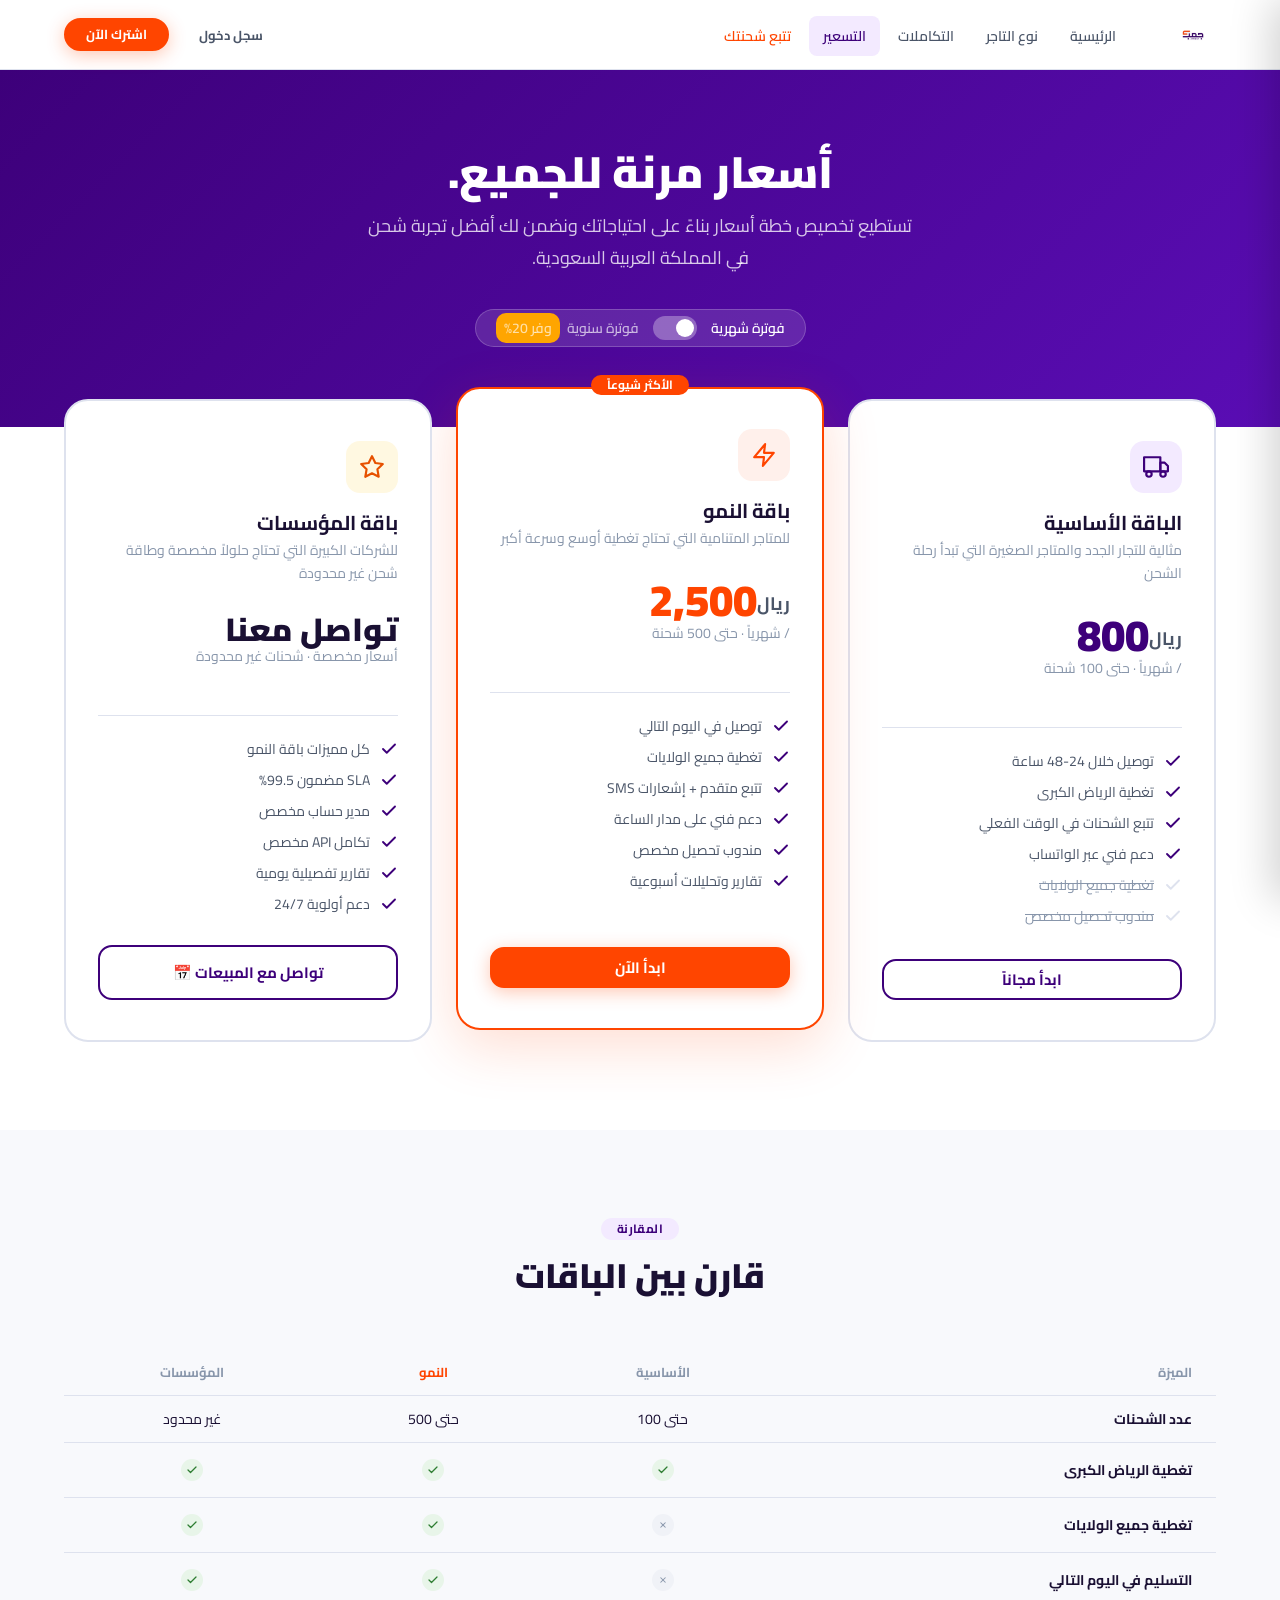
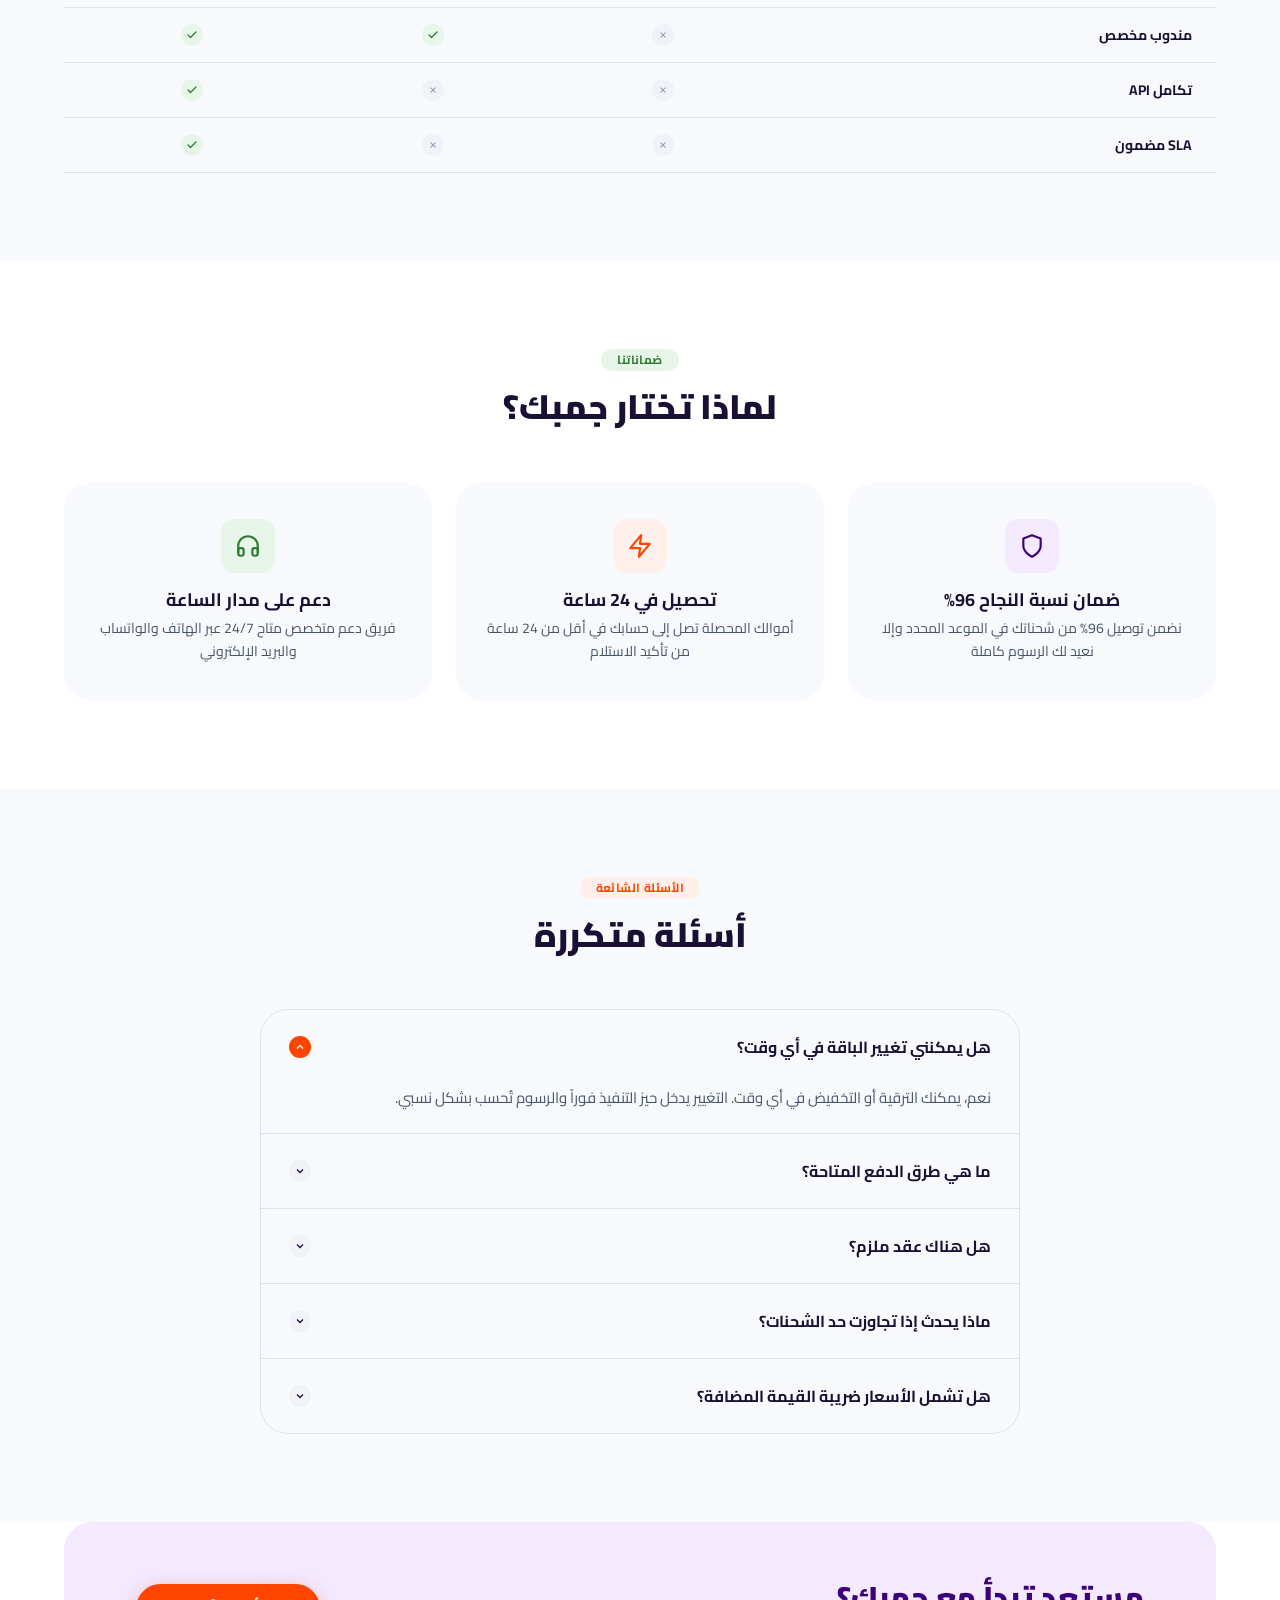
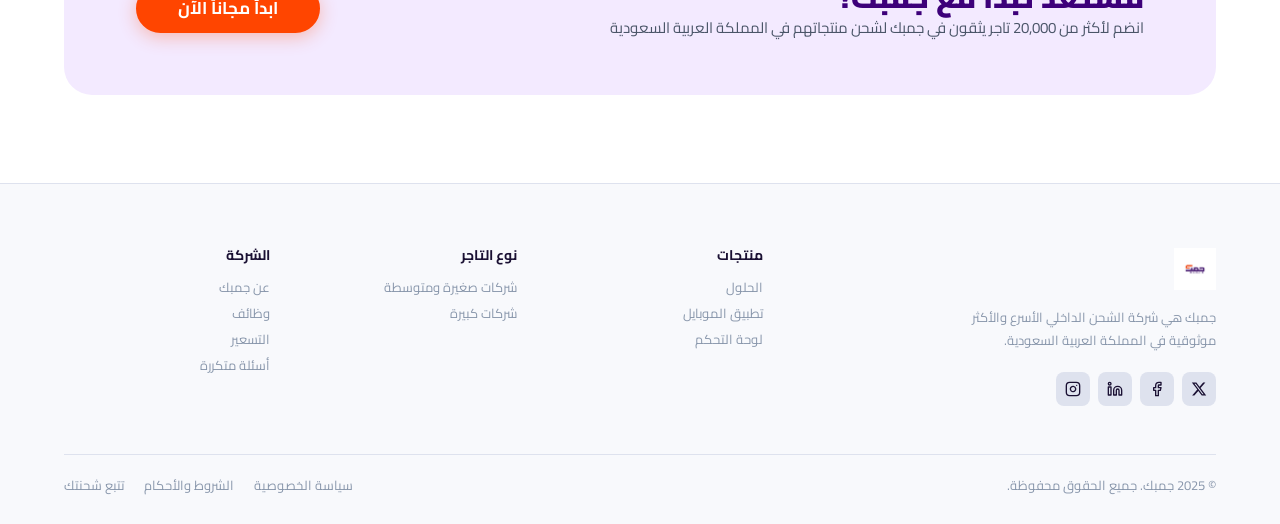
<file: pricing.html>
<!DOCTYPE html>
<html lang="ar" dir="rtl">
<head>
  <meta charset="UTF-8" />
  <meta name="viewport" content="width=device-width, initial-scale=1.0" />
  <title>التسعير | جمبك</title>
  <link rel="preconnect" href="https://fonts.googleapis.com" />
  <link rel="preconnect" href="https://fonts.gstatic.com" crossorigin />
  <link href="https://fonts.googleapis.com/css2?family=Cairo:wght@400;500;600;700;900&display=swap" rel="stylesheet" />
  <link rel="stylesheet" href="base.css" />

  <svg style="display:none" aria-hidden="true" xmlns="http://www.w3.org/2000/svg">
    <defs>
      <symbol id="ic-check" viewBox="0 0 24 24" fill="none" stroke="currentColor" stroke-width="2.5" stroke-linecap="round" stroke-linejoin="round"><polyline points="20 6 9 17 4 12"/></symbol>
      <symbol id="ic-truck" viewBox="0 0 24 24" fill="none" stroke="currentColor" stroke-width="2" stroke-linecap="round" stroke-linejoin="round"><rect x="1" y="3" width="15" height="13"/><polygon points="16 8 20 8 23 11 23 16 16 16 16 8"/><circle cx="5.5" cy="18.5" r="2.5"/><circle cx="18.5" cy="18.5" r="2.5"/></symbol>
      <symbol id="ic-zap" viewBox="0 0 24 24" fill="none" stroke="currentColor" stroke-width="2" stroke-linecap="round" stroke-linejoin="round"><polygon points="13 2 3 14 12 14 11 22 21 10 12 10 13 2"/></symbol>
      <symbol id="ic-star" viewBox="0 0 24 24" fill="none" stroke="currentColor" stroke-width="2" stroke-linecap="round" stroke-linejoin="round"><polygon points="12 2 15.09 8.26 22 9.27 17 14.14 18.18 21.02 12 17.77 5.82 21.02 7 14.14 2 9.27 8.91 8.26 12 2"/></symbol>
      <symbol id="ic-shield" viewBox="0 0 24 24" fill="none" stroke="currentColor" stroke-width="2" stroke-linecap="round" stroke-linejoin="round"><path d="M12 22s8-4 8-10V5l-8-3-8 3v7c0 6 8 10 8 10z"/></symbol>
      <symbol id="ic-headphone" viewBox="0 0 24 24" fill="none" stroke="currentColor" stroke-width="2" stroke-linecap="round" stroke-linejoin="round"><path d="M3 18v-6a9 9 0 0 1 18 0v6"/><path d="M21 19a2 2 0 0 1-2 2h-1a2 2 0 0 1-2-2v-3a2 2 0 0 1 2-2h3z"/><path d="M3 19a2 2 0 0 0 2 2h1a2 2 0 0 0 2-2v-3a2 2 0 0 0-2-2H3z"/></symbol>
      <symbol id="ic-x" viewBox="0 0 24 24" fill="currentColor"><path d="M18.244 2.25h3.308l-7.227 8.26 8.502 11.24H16.17l-5.214-6.817L4.99 21.75H1.68l7.73-8.835L1.254 2.25H8.08l4.713 6.231zm-1.161 17.52h1.833L7.084 4.126H5.117z"/></symbol>
      <symbol id="ic-fb" viewBox="0 0 24 24" fill="none" stroke="currentColor" stroke-width="2" stroke-linecap="round" stroke-linejoin="round"><path d="M18 2h-3a5 5 0 0 0-5 5v3H7v4h3v8h4v-8h3l1-4h-4V7a1 1 0 0 1 1-1h3z"/></symbol>
      <symbol id="ic-li" viewBox="0 0 24 24" fill="none" stroke="currentColor" stroke-width="2" stroke-linecap="round" stroke-linejoin="round"><path d="M16 8a6 6 0 0 1 6 6v7h-4v-7a2 2 0 0 0-2-2 2 2 0 0 0-2 2v7h-4v-7a6 6 0 0 1 6-6z"/><rect x="2" y="9" width="4" height="12"/><circle cx="4" cy="4" r="2"/></symbol>
      <symbol id="ic-ig" viewBox="0 0 24 24" fill="none" stroke="currentColor" stroke-width="2" stroke-linecap="round" stroke-linejoin="round"><rect x="2" y="2" width="20" height="20" rx="5" ry="5"/><path d="M16 11.37A4 4 0 1 1 12.63 8 4 4 0 0 1 16 11.37z"/><line x1="17.5" y1="6.5" x2="17.51" y2="6.5"/></symbol>
    </defs>
  </svg>

  <style>
    /* PAGE HERO */
    .page-hero {
      background: linear-gradient(135deg, var(--purple) 0%, var(--purple-mid) 100%);
      padding: 80px 64px;
      text-align: center;
    }
    .page-hero h1 { font-size: 44px; font-weight: 900; color: var(--white); margin-bottom: 16px; }
    .page-hero p  { font-size: 18px; color: rgba(255,255,255,.78); max-width: 560px; margin: 0 auto 36px; line-height: 1.75; }

    /* TOGGLE */
    .billing-toggle {
      display: inline-flex; align-items: center; gap: 14px;
      background: rgba(255,255,255,.12);
      border: 1px solid rgba(255,255,255,.2);
      border-radius: 30px; padding: 6px 20px;
      margin: 0 auto;
    }
    .billing-toggle span { font-size: 14px; font-weight: 600; color: rgba(255,255,255,.65); }
    .billing-toggle span.active { color: var(--white); }
    .toggle-switch { position: relative; width: 44px; height: 24px; }
    .toggle-switch input { opacity: 0; width: 0; height: 0; }
    .toggle-slider { position: absolute; inset: 0; background: rgba(255,255,255,.3); border-radius: 30px; cursor: pointer; transition: .3s; }
    .toggle-slider::before { content: ''; position: absolute; width: 18px; height: 18px; right: 3px; top: 3px; background: var(--white); border-radius: 50%; transition: .3s; }
    .badge-save { background: var(--yellow); color: #333; font-size: 11px; font-weight: 700; padding: 2px 8px; border-radius: 10px; margin-right: 4px; }

    /* PRICING GRID */
    .plans-grid {
      display: grid; grid-template-columns: repeat(3,1fr); gap: 24px;
      padding: 0 64px; margin-top: -28px;
    }
    .plan-card {
      background: var(--white);
      border: 2px solid var(--gray-mid);
      border-radius: 24px;
      padding: 40px 32px;
      display: flex; flex-direction: column;
      transition: var(--transition);
      position: relative;
    }
    .plan-card:hover { border-color: var(--purple); box-shadow: 0 12px 40px rgba(61,0,122,.1); }
    .plan-card.featured {
      border-color: var(--orange);
      box-shadow: 0 16px 56px rgba(255,69,0,.18);
      transform: translateY(-12px);
    }
    .plan-badge {
      position: absolute; top: -14px; right: 50%; transform: translateX(50%);
      background: var(--orange); color: var(--white);
      font-size: 12px; font-weight: 700; padding: 4px 16px; border-radius: 20px;
    }
    .plan-icon { width: 52px; height: 52px; border-radius: 14px; display: flex; align-items: center; justify-content: center; margin-bottom: 20px; }
    .plan-icon svg { width: 26px; height: 26px; }
    .plan-name { font-size: 20px; font-weight: 700; color: var(--text); margin-bottom: 6px; }
    .plan-desc { font-size: 14px; color: var(--text-light); margin-bottom: 28px; line-height: 1.65; }
    .plan-price { margin-bottom: 28px; }
    .plan-price .amount { font-size: 44px; font-weight: 900; color: var(--purple); line-height: 1; }
    .plan-price .amount.orange { color: var(--orange); }
    .plan-price .currency { font-size: 18px; font-weight: 700; color: var(--text-mid); vertical-align: super; }
    .plan-price .period  { font-size: 14px; color: var(--text-light); display: block; margin-top: 4px; }
    .plan-divider { border: none; border-top: 1px solid var(--gray-mid); margin: 24px 0; }
    .plan-features { display: flex; flex-direction: column; gap: 13px; flex: 1; margin-bottom: 32px; }
    .feat-row { display: flex; align-items: center; gap: 10px; }
    .feat-row svg { width: 18px; height: 18px; flex-shrink: 0; color: var(--purple); }
    .feat-row.disabled svg { color: var(--gray-mid); }
    .feat-row span { font-size: 14px; color: var(--text-mid); }
    .feat-row.disabled span { color: var(--text-light); text-decoration: line-through; }

    /* FAQ */
    .faq-list { display: flex; flex-direction: column; gap: 0; border: 1.5px solid var(--gray-mid); border-radius: var(--radius-xl); overflow: hidden; }
    .faq-item { border-bottom: 1px solid var(--gray-mid); }
    .faq-item:last-child { border-bottom: none; }
    .faq-q {
      width: 100%; text-align: right; padding: 22px 28px;
      background: none; border: none; cursor: pointer;
      display: flex; align-items: center; justify-content: space-between; gap: 16px;
      font-family: 'Cairo', sans-serif; font-size: 16px; font-weight: 700; color: var(--text);
      transition: background var(--transition);
    }
    .faq-q:hover { background: var(--bg); }
    .faq-q .faq-arrow { width: 22px; height: 22px; border-radius: 50%; background: var(--gray); display: flex; align-items: center; justify-content: center; flex-shrink: 0; transition: transform var(--transition); }
    .faq-q .faq-arrow svg { width: 12px; height: 12px; }
    .faq-q.open .faq-arrow { background: var(--orange); transform: rotate(180deg); }
    .faq-q.open .faq-arrow svg { color: var(--white); }
    .faq-a { padding: 0 28px 22px; font-size: 15px; color: var(--text-mid); line-height: 1.8; display: none; }
    .faq-a.open { display: block; }

    /* COMPARE TABLE */
    .compare-table { width: 100%; border-collapse: collapse; }
    .compare-table th, .compare-table td { padding: 16px 24px; text-align: right; border-bottom: 1px solid var(--gray-mid); font-size: 14px; }
    .compare-table thead th { font-size: 13px; font-weight: 700; color: var(--text-light); background: var(--bg); }
    .compare-table thead th:not(:first-child) { text-align: center; }
    .compare-table tbody td:not(:first-child) { text-align: center; }
    .compare-table tbody tr:hover td { background: var(--bg); }
    .compare-table .plan-col { font-weight: 700; color: var(--text); }
    .compare-table .plan-col.featured { color: var(--orange); }
    .check-icon { width: 22px; height: 22px; border-radius: 50%; background: var(--green-light); display: inline-flex; align-items: center; justify-content: center; }
    .check-icon svg { width: 12px; height: 12px; color: var(--green); }
    .x-icon { width: 22px; height: 22px; border-radius: 50%; background: var(--gray); display: inline-flex; align-items: center; justify-content: center; }
    .x-icon svg { width: 10px; height: 10px; color: var(--text-light); }

    @media(max-width:1024px){
      .plans-grid { grid-template-columns: 1fr; padding: 0 28px; }
      .plan-card.featured { transform: none; }
      .compare-table { display: none; }
    }
  </style>
</head>
<body>

<!-- NAVBAR -->
<nav class="nav">
  <div class="nav-logo"><img src="جمبك.jpg" alt="جمبك" /></div>
  <ul class="nav-links">
    <li><a href="index.html">الرئيسية</a></li>
    <li><a href="merchant.html">نوع التاجر</a></li>
    <li><a href="integrations.html">التكاملات</a></li>
    <li><a href="pricing.html" class="active">التسعير</a></li>
    <li><a href="tracking.html" class="highlight">تتبع شحنتك</a></li>
  </ul>
  <div class="nav-actions">
    <button class="btn btn-ghost btn-sm">سجل دخول</button>
    <a href="#" class="btn btn-primary btn-sm btn-pill">اشترك الآن</a>
  </div>
</nav>

<!-- PAGE HERO -->
<div class="page-hero">
  <h1>أسعار مرنة للجميع.</h1>
  <p>تستطيع تخصيص خطة أسعار بناءً على احتياجاتك ونضمن لك أفضل تجربة شحن في المملكة العربية السعودية.</p>
  <div class="billing-toggle">
    <span class="active">فوترة شهرية</span>
    <label class="toggle-switch">
      <input type="checkbox" id="billingToggle"/>
      <span class="toggle-slider"></span>
    </label>
    <span>فوترة سنوية <span class="badge-save">وفر 20%</span></span>
  </div>
</div>

<!-- PLANS GRID -->
<div class="plans-grid" style="margin-bottom:88px">

  <!-- Starter -->
  <div class="plan-card">
    <div class="plan-icon" style="background:var(--purple-light);color:var(--purple)">
      <svg><use href="#ic-truck"/></svg>
    </div>
    <div class="plan-name">الباقة الأساسية</div>
    <div class="plan-desc">مثالية للتجار الجدد والمتاجر الصغيرة التي تبدأ رحلة الشحن</div>
    <div class="plan-price">
      <span class="currency">ريال</span><span class="amount">800</span>
      <span class="period">/ شهرياً · حتى 100 شحنة</span>
    </div>
    <hr class="plan-divider"/>
    <ul class="plan-features">
      <li class="feat-row"><svg><use href="#ic-check"/></svg><span>توصيل خلال 24-48 ساعة</span></li>
      <li class="feat-row"><svg><use href="#ic-check"/></svg><span>تغطية الرياض الكبرى</span></li>
      <li class="feat-row"><svg><use href="#ic-check"/></svg><span>تتبع الشحنات في الوقت الفعلي</span></li>
      <li class="feat-row"><svg><use href="#ic-check"/></svg><span>دعم فني عبر الواتساب</span></li>
      <li class="feat-row disabled"><svg><use href="#ic-check"/></svg><span>تغطية جميع الولايات</span></li>
      <li class="feat-row disabled"><svg><use href="#ic-check"/></svg><span>مندوب تحصيل مخصص</span></li>
    </ul>
    <a href="#" class="btn btn-outline" style="text-align:center;justify-content:center">ابدأ مجاناً</a>
  </div>

  <!-- Growth (featured) -->
  <div class="plan-card featured">
    <div class="plan-badge">الأكثر شيوعاً</div>
    <div class="plan-icon" style="background:var(--orange-light);color:var(--orange)">
      <svg><use href="#ic-zap"/></svg>
    </div>
    <div class="plan-name">باقة النمو</div>
    <div class="plan-desc">للمتاجر المتنامية التي تحتاج تغطية أوسع وسرعة أكبر</div>
    <div class="plan-price">
      <span class="currency">ريال</span><span class="amount orange">2,500</span>
      <span class="period">/ شهرياً · حتى 500 شحنة</span>
    </div>
    <hr class="plan-divider"/>
    <ul class="plan-features">
      <li class="feat-row"><svg><use href="#ic-check"/></svg><span>توصيل في اليوم التالي</span></li>
      <li class="feat-row"><svg><use href="#ic-check"/></svg><span>تغطية جميع الولايات</span></li>
      <li class="feat-row"><svg><use href="#ic-check"/></svg><span>تتبع متقدم + إشعارات SMS</span></li>
      <li class="feat-row"><svg><use href="#ic-check"/></svg><span>دعم فني على مدار الساعة</span></li>
      <li class="feat-row"><svg><use href="#ic-check"/></svg><span>مندوب تحصيل مخصص</span></li>
      <li class="feat-row"><svg><use href="#ic-check"/></svg><span>تقارير وتحليلات أسبوعية</span></li>
    </ul>
    <a href="#" class="btn btn-primary" style="text-align:center;justify-content:center">ابدأ الآن</a>
  </div>

  <!-- Enterprise -->
  <div class="plan-card">
    <div class="plan-icon" style="background:#fff8e1;color:#e65100">
      <svg><use href="#ic-star"/></svg>
    </div>
    <div class="plan-name">باقة المؤسسات</div>
    <div class="plan-desc">للشركات الكبيرة التي تحتاج حلولاً مخصصة وطاقة شحن غير محدودة</div>
    <div class="plan-price">
      <span class="amount" style="font-size:32px;color:var(--text)">تواصل معنا</span>
      <span class="period">أسعار مخصصة · شحنات غير محدودة</span>
    </div>
    <hr class="plan-divider"/>
    <ul class="plan-features">
      <li class="feat-row"><svg><use href="#ic-check"/></svg><span>كل مميزات باقة النمو</span></li>
      <li class="feat-row"><svg><use href="#ic-check"/></svg><span>SLA مضمون 99.5%</span></li>
      <li class="feat-row"><svg><use href="#ic-check"/></svg><span>مدير حساب مخصص</span></li>
      <li class="feat-row"><svg><use href="#ic-check"/></svg><span>تكامل API مخصص</span></li>
      <li class="feat-row"><svg><use href="#ic-check"/></svg><span>تقارير تفصيلية يومية</span></li>
      <li class="feat-row"><svg><use href="#ic-check"/></svg><span>دعم أولوية 24/7</span></li>
    </ul>
    <button onclick="openCalendly()" class="btn btn-outline" style="text-align:center;justify-content:center;width:100%">تواصل مع المبيعات 📅</button>
  </div>

</div>

<!-- COMPARE TABLE -->
<section class="section bg-gray">
  <div class="sec-header center">
    <span class="sec-tag purple">المقارنة</span>
    <h2 class="sec-title">قارن بين الباقات</h2>
  </div>
  <table class="compare-table">
    <thead>
      <tr>
        <th>الميزة</th>
        <th>الأساسية</th>
        <th class="plan-col featured">النمو</th>
        <th>المؤسسات</th>
      </tr>
    </thead>
    <tbody>
      <tr>
        <td class="plan-col">عدد الشحنات</td>
        <td>حتى 100</td>
        <td>حتى 500</td>
        <td>غير محدود</td>
      </tr>
      <tr>
        <td class="plan-col">تغطية الرياض الكبرى</td>
        <td><span class="check-icon"><svg><use href="#ic-check"/></svg></span></td>
        <td><span class="check-icon"><svg><use href="#ic-check"/></svg></span></td>
        <td><span class="check-icon"><svg><use href="#ic-check"/></svg></span></td>
      </tr>
      <tr>
        <td class="plan-col">تغطية جميع الولايات</td>
        <td><span class="x-icon"><svg viewBox="0 0 24 24" fill="none" stroke="currentColor" stroke-width="2.5"><line x1="18" y1="6" x2="6" y2="18"/><line x1="6" y1="6" x2="18" y2="18"/></svg></span></td>
        <td><span class="check-icon"><svg><use href="#ic-check"/></svg></span></td>
        <td><span class="check-icon"><svg><use href="#ic-check"/></svg></span></td>
      </tr>
      <tr>
        <td class="plan-col">التسليم في اليوم التالي</td>
        <td><span class="x-icon"><svg viewBox="0 0 24 24" fill="none" stroke="currentColor" stroke-width="2.5"><line x1="18" y1="6" x2="6" y2="18"/><line x1="6" y1="6" x2="18" y2="18"/></svg></span></td>
        <td><span class="check-icon"><svg><use href="#ic-check"/></svg></span></td>
        <td><span class="check-icon"><svg><use href="#ic-check"/></svg></span></td>
      </tr>
      <tr>
        <td class="plan-col">مندوب مخصص</td>
        <td><span class="x-icon"><svg viewBox="0 0 24 24" fill="none" stroke="currentColor" stroke-width="2.5"><line x1="18" y1="6" x2="6" y2="18"/><line x1="6" y1="6" x2="18" y2="18"/></svg></span></td>
        <td><span class="check-icon"><svg><use href="#ic-check"/></svg></span></td>
        <td><span class="check-icon"><svg><use href="#ic-check"/></svg></span></td>
      </tr>
      <tr>
        <td class="plan-col">تكامل API</td>
        <td><span class="x-icon"><svg viewBox="0 0 24 24" fill="none" stroke="currentColor" stroke-width="2.5"><line x1="18" y1="6" x2="6" y2="18"/><line x1="6" y1="6" x2="18" y2="18"/></svg></span></td>
        <td><span class="x-icon"><svg viewBox="0 0 24 24" fill="none" stroke="currentColor" stroke-width="2.5"><line x1="18" y1="6" x2="6" y2="18"/><line x1="6" y1="6" x2="18" y2="18"/></svg></span></td>
        <td><span class="check-icon"><svg><use href="#ic-check"/></svg></span></td>
      </tr>
      <tr>
        <td class="plan-col">SLA مضمون</td>
        <td><span class="x-icon"><svg viewBox="0 0 24 24" fill="none" stroke="currentColor" stroke-width="2.5"><line x1="18" y1="6" x2="6" y2="18"/><line x1="6" y1="6" x2="18" y2="18"/></svg></span></td>
        <td><span class="x-icon"><svg viewBox="0 0 24 24" fill="none" stroke="currentColor" stroke-width="2.5"><line x1="18" y1="6" x2="6" y2="18"/><line x1="6" y1="6" x2="18" y2="18"/></svg></span></td>
        <td><span class="check-icon"><svg><use href="#ic-check"/></svg></span></td>
      </tr>
    </tbody>
  </table>
</section>

<!-- GUARANTEES -->
<section class="section">
  <div class="sec-header center">
    <span class="sec-tag green">ضماناتنا</span>
    <h2 class="sec-title">لماذا تختار جمبك؟</h2>
  </div>
  <div style="display:grid;grid-template-columns:repeat(3,1fr);gap:24px">
    <div class="card flat" style="padding:36px 28px;text-align:center">
      <div class="icon-box md purple" style="margin:0 auto 18px">
        <svg width="26" height="26" viewBox="0 0 24 24" fill="none" stroke="currentColor" stroke-width="2" stroke-linecap="round" stroke-linejoin="round"><use href="#ic-shield"/></svg>
      </div>
      <h3 style="font-size:18px;font-weight:700;margin-bottom:8px">ضمان نسبة النجاح 96%</h3>
      <p style="font-size:14px;color:var(--text-mid);line-height:1.7">نضمن توصيل 96% من شحناتك في الموعد المحدد وإلا نعيد لك الرسوم كاملة</p>
    </div>
    <div class="card flat" style="padding:36px 28px;text-align:center">
      <div class="icon-box md orange" style="margin:0 auto 18px">
        <svg width="26" height="26" viewBox="0 0 24 24" fill="none" stroke="currentColor" stroke-width="2" stroke-linecap="round" stroke-linejoin="round"><use href="#ic-zap"/></svg>
      </div>
      <h3 style="font-size:18px;font-weight:700;margin-bottom:8px">تحصيل في 24 ساعة</h3>
      <p style="font-size:14px;color:var(--text-mid);line-height:1.7">أموالك المحصلة تصل إلى حسابك في أقل من 24 ساعة من تأكيد الاستلام</p>
    </div>
    <div class="card flat" style="padding:36px 28px;text-align:center">
      <div class="icon-box md green" style="margin:0 auto 18px">
        <svg width="26" height="26" viewBox="0 0 24 24" fill="none" stroke="currentColor" stroke-width="2" stroke-linecap="round" stroke-linejoin="round"><use href="#ic-headphone"/></svg>
      </div>
      <h3 style="font-size:18px;font-weight:700;margin-bottom:8px">دعم على مدار الساعة</h3>
      <p style="font-size:14px;color:var(--text-mid);line-height:1.7">فريق دعم متخصص متاح 24/7 عبر الهاتف والواتساب والبريد الإلكتروني</p>
    </div>
  </div>
</section>

<!-- FAQ -->
<section class="section bg-gray">
  <div class="sec-header center">
    <span class="sec-tag orange">الأسئلة الشائعة</span>
    <h2 class="sec-title">أسئلة متكررة</h2>
  </div>
  <div class="faq-list" style="max-width:760px;margin:0 auto">
    <div class="faq-item">
      <button class="faq-q open" onclick="toggleFaq(this)">
        <span>هل يمكنني تغيير الباقة في أي وقت؟</span>
        <span class="faq-arrow"><svg viewBox="0 0 24 24" fill="none" stroke="currentColor" stroke-width="2.5"><polyline points="6 9 12 15 18 9"/></svg></span>
      </button>
      <div class="faq-a open">نعم، يمكنك الترقية أو التخفيض في أي وقت. التغيير يدخل حيز التنفيذ فوراً والرسوم تُحسب بشكل نسبي.</div>
    </div>
    <div class="faq-item">
      <button class="faq-q" onclick="toggleFaq(this)">
        <span>ما هي طرق الدفع المتاحة؟</span>
        <span class="faq-arrow"><svg viewBox="0 0 24 24" fill="none" stroke="currentColor" stroke-width="2.5"><polyline points="6 9 12 15 18 9"/></svg></span>
      </button>
      <div class="faq-a">نقبل التحويل البنكي، بنك الرياض، الفاتورة الإلكترونية، ومحافظ الدفع المملكة العربية السعوديةية كـ MTN و Zain Cash.</div>
    </div>
    <div class="faq-item">
      <button class="faq-q" onclick="toggleFaq(this)">
        <span>هل هناك عقد ملزم؟</span>
        <span class="faq-arrow"><svg viewBox="0 0 24 24" fill="none" stroke="currentColor" stroke-width="2.5"><polyline points="6 9 12 15 18 9"/></svg></span>
      </button>
      <div class="faq-a">لا، جميع باقاتنا الشهرية بدون عقد ملزم. الباقة السنوية توفر لك 20% ولكنها غير إلزامية.</div>
    </div>
    <div class="faq-item">
      <button class="faq-q" onclick="toggleFaq(this)">
        <span>ماذا يحدث إذا تجاوزت حد الشحنات؟</span>
        <span class="faq-arrow"><svg viewBox="0 0 24 24" fill="none" stroke="currentColor" stroke-width="2.5"><polyline points="6 9 12 15 18 9"/></svg></span>
      </button>
      <div class="faq-a">ستُحسب الشحنات الزائدة بسعر مخفض مع إشعارك تلقائياً للترقية إلى الباقة المناسبة.</div>
    </div>
    <div class="faq-item">
      <button class="faq-q" onclick="toggleFaq(this)">
        <span>هل تشمل الأسعار ضريبة القيمة المضافة؟</span>
        <span class="faq-arrow"><svg viewBox="0 0 24 24" fill="none" stroke="currentColor" stroke-width="2.5"><polyline points="6 9 12 15 18 9"/></svg></span>
      </button>
      <div class="faq-a">الأسعار المعروضة لا تشمل ضريبة القيمة المضافة البالغة 17%. ستظهر الضريبة منفصلة في الفاتورة.</div>
    </div>
  </div>
</section>

<!-- CTA BAND -->
<div class="cta-band">
  <div>
    <h2>مستعد تبدأ مع جمبك؟</h2>
    <p>انضم لأكثر من 20,000 تاجر يثقون في جمبك لشحن منتجاتهم في المملكة العربية السعودية</p>
  </div>
  <a href="#" class="btn btn-primary btn-lg btn-pill" style="flex-shrink:0">ابدأ مجاناً الآن</a>
</div>

<!-- FOOTER -->
<footer class="site-footer">
  <div class="footer-grid">
    <div class="footer-brand">
      <img src="جمبك.jpg" alt="جمبك" />
      <p>جمبك هي شركة الشحن الداخلي الأسرع والأكثر موثوقية في المملكة العربية السعودية.</p>
      <div class="social-row">
        <a href="#" class="social-btn"><svg><use href="#ic-x"/></svg></a>
        <a href="#" class="social-btn"><svg><use href="#ic-fb"/></svg></a>
        <a href="#" class="social-btn"><svg><use href="#ic-li"/></svg></a>
        <a href="#" class="social-btn"><svg><use href="#ic-ig"/></svg></a>
      </div>
    </div>
    <div class="footer-col"><h4>منتجات</h4><ul><li><a href="#">الحلول</a></li><li><a href="#">تطبيق الموبايل</a></li><li><a href="#">لوحة التحكم</a></li></ul></div>
    <div class="footer-col"><h4>نوع التاجر</h4><ul><li><a href="merchant.html">شركات صغيرة ومتوسطة</a></li><li><a href="merchant.html">شركات كبيرة</a></li></ul></div>
    <div class="footer-col"><h4>الشركة</h4><ul><li><a href="#">عن جمبك</a></li><li><a href="#">وظائف</a></li><li><a href="pricing.html">التسعير</a></li><li><a href="#">أسئلة متكررة</a></li></ul></div>
  </div>
  <div class="footer-bottom">
    <p>© 2025 جمبك. جميع الحقوق محفوظة.</p>
    <div class="footer-btm-links"><a href="#">سياسة الخصوصية</a><a href="#">الشروط والأحكام</a><a href="tracking.html">تتبع شحنتك</a></div>
  </div>
</footer>

<script>
function toggleFaq(btn){
  const ans = btn.nextElementSibling;
  const isOpen = btn.classList.contains('open');
  document.querySelectorAll('.faq-q.open').forEach(b=>{ b.classList.remove('open'); b.nextElementSibling.classList.remove('open'); });
  if(!isOpen){ btn.classList.add('open'); ans.classList.add('open'); }
}
</script>
<link href="https://assets.calendly.com/assets/external/widget.css" rel="stylesheet"/>
<script src="https://assets.calendly.com/assets/external/widget.js"></script>
<script>
  var CALENDLY_URL = 'https://calendly.com/anas-msd-ramsees/30min';
  function openCalendly() { Calendly.initPopupWidget({ url: CALENDLY_URL }); return false; }
</script>
<script src="nav.js"></script>
</body>
</html>
</file>
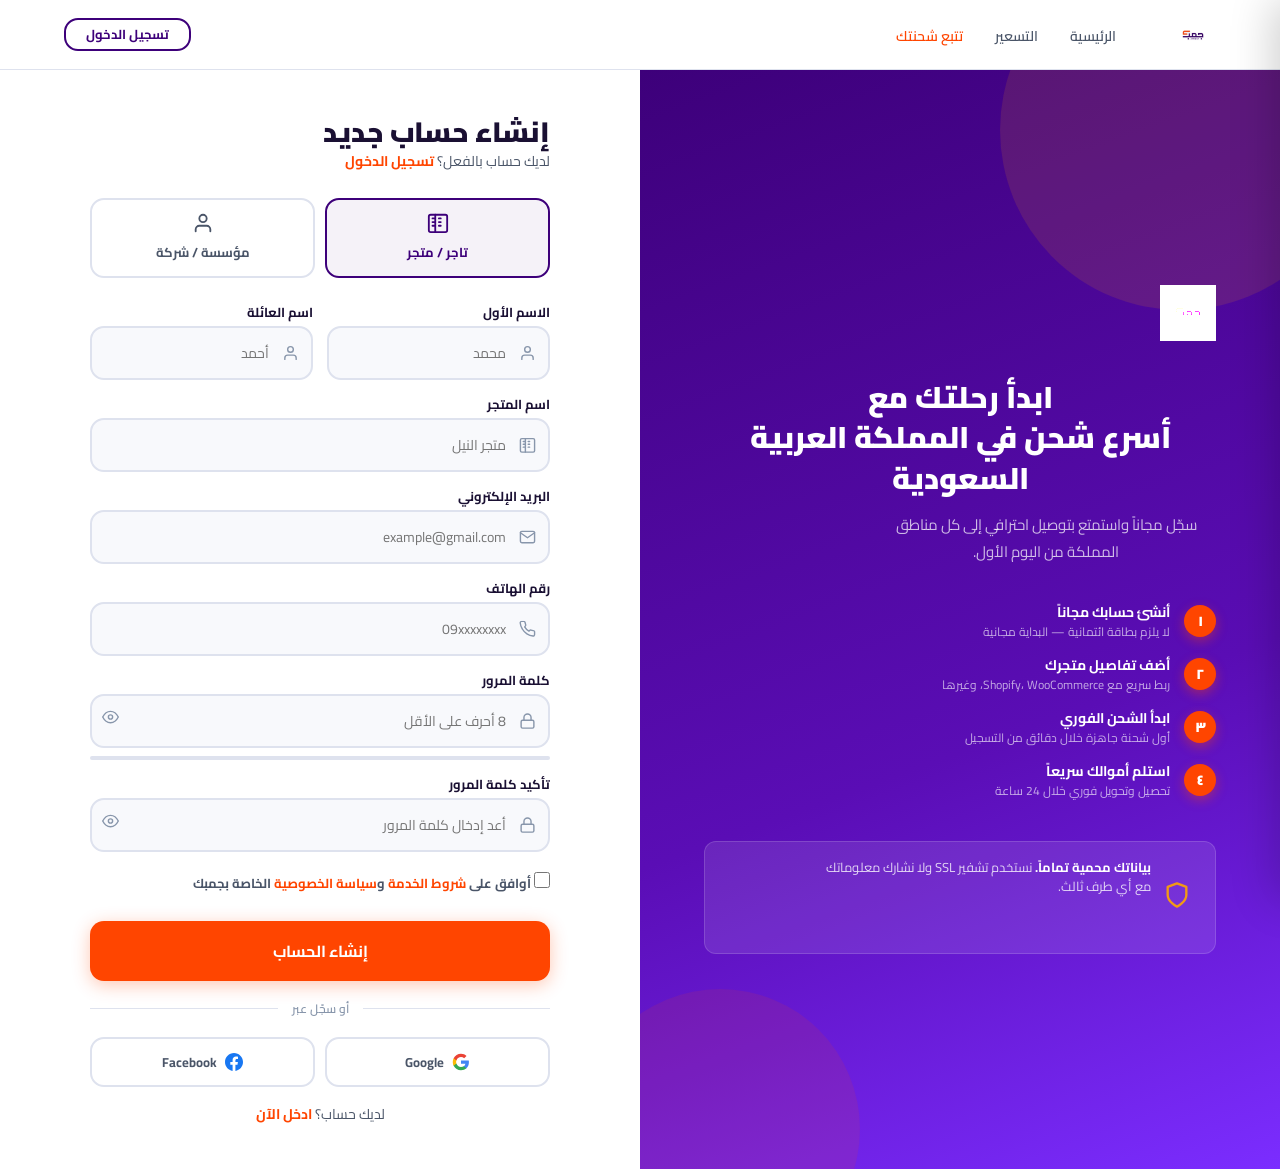
<file: register.html>
<!DOCTYPE html>
<html lang="ar" dir="rtl">
<head>
  <meta charset="UTF-8"/>
  <meta name="viewport" content="width=device-width, initial-scale=1.0"/>
  <title>إنشاء حساب | جمبك</title>
  <link rel="preconnect" href="https://fonts.googleapis.com"/>
  <link rel="preconnect" href="https://fonts.gstatic.com" crossorigin/>
  <link href="https://fonts.googleapis.com/css2?family=Cairo:wght@400;500;600;700;900&display=swap" rel="stylesheet"/>
  <link rel="stylesheet" href="base.css"/>

  <svg style="display:none" aria-hidden="true" xmlns="http://www.w3.org/2000/svg">
    <defs>
      <symbol id="ic-mail"     viewBox="0 0 24 24" fill="none" stroke="currentColor" stroke-width="2" stroke-linecap="round" stroke-linejoin="round"><path d="M4 4h16c1.1 0 2 .9 2 2v12c0 1.1-.9 2-2 2H4c-1.1 0-2-.9-2-2V6c0-1.1.9-2 2-2z"/><polyline points="22,6 12,13 2,6"/></symbol>
      <symbol id="ic-lock"     viewBox="0 0 24 24" fill="none" stroke="currentColor" stroke-width="2" stroke-linecap="round" stroke-linejoin="round"><rect x="3" y="11" width="18" height="11" rx="2" ry="2"/><path d="M7 11V7a5 5 0 0 1 10 0v4"/></symbol>
      <symbol id="ic-eye"      viewBox="0 0 24 24" fill="none" stroke="currentColor" stroke-width="2" stroke-linecap="round" stroke-linejoin="round"><path d="M1 12s4-8 11-8 11 8 11 8-4 8-11 8-11-8-11-8z"/><circle cx="12" cy="12" r="3"/></symbol>
      <symbol id="ic-eye-off"  viewBox="0 0 24 24" fill="none" stroke="currentColor" stroke-width="2" stroke-linecap="round" stroke-linejoin="round"><path d="M17.94 17.94A10.07 10.07 0 0 1 12 20c-7 0-11-8-11-8a18.45 18.45 0 0 1 5.06-5.94"/><path d="M9.9 4.24A9.12 9.12 0 0 1 12 4c7 0 11 8 11 8a18.5 18.5 0 0 1-2.16 3.19"/><line x1="1" y1="1" x2="23" y2="23"/></symbol>
      <symbol id="ic-user"     viewBox="0 0 24 24" fill="none" stroke="currentColor" stroke-width="2" stroke-linecap="round" stroke-linejoin="round"><path d="M20 21v-2a4 4 0 0 0-4-4H8a4 4 0 0 0-4 4v2"/><circle cx="12" cy="7" r="4"/></symbol>
      <symbol id="ic-phone"    viewBox="0 0 24 24" fill="none" stroke="currentColor" stroke-width="2" stroke-linecap="round" stroke-linejoin="round"><path d="M22 16.92v3a2 2 0 0 1-2.18 2 19.79 19.79 0 0 1-8.63-3.07A19.5 19.5 0 0 1 4.69 12 19.79 19.79 0 0 1 1.71 3.46 2 2 0 0 1 3.68 1.27h3a2 2 0 0 1 2 1.72 12.84 12.84 0 0 0 .7 2.81 2 2 0 0 1-.45 2.11L8 9a16 16 0 0 0 6 6l.92-.92a2 2 0 0 1 2.11-.45 12.84 12.84 0 0 0 2.81.7A2 2 0 0 1 22 16.92z"/></symbol>
      <symbol id="ic-building" viewBox="0 0 24 24" fill="none" stroke="currentColor" stroke-width="2" stroke-linecap="round" stroke-linejoin="round"><rect x="2" y="3" width="20" height="19" rx="2"/><line x1="9" y1="3" x2="9" y2="22"/><path d="M6 7h2m-2 4h2m-2 4h2m5-8h2m-2 4h2m-2 4h2"/></symbol>
      <symbol id="ic-check"    viewBox="0 0 24 24" fill="none" stroke="currentColor" stroke-width="2.5" stroke-linecap="round" stroke-linejoin="round"><polyline points="20 6 9 17 4 12"/></symbol>
      <symbol id="ic-arrow-r"  viewBox="0 0 24 24" fill="none" stroke="currentColor" stroke-width="2.5" stroke-linecap="round" stroke-linejoin="round"><line x1="19" y1="12" x2="5" y2="12"/><polyline points="12 5 5 12 12 19"/></symbol>
    </defs>
  </svg>

  <style>
    body { background: var(--bg); min-height: 100vh; display: flex; flex-direction: column; }

    .auth-wrapper {
      flex: 1;
      display: grid;
      grid-template-columns: 1fr 1fr;
      min-height: calc(100vh - 70px);
    }

    /* ── LEFT DECORATIVE ── */
    .auth-left {
      background: linear-gradient(160deg, var(--purple) 0%, var(--purple-mid) 60%, #7b2dff 100%);
      display: flex; flex-direction: column;
      justify-content: center; align-items: center;
      padding: 64px; text-align: center;
      position: relative; overflow: hidden;
    }
    .auth-left::before {
      content: '';
      position: absolute; top: -120px; right: -80px;
      width: 360px; height: 360px;
      background: rgba(255,165,0,.12); border-radius: 50%;
    }
    .auth-left::after {
      content: '';
      position: absolute; bottom: -100px; left: -60px;
      width: 280px; height: 280px;
      background: rgba(255,69,0,.1); border-radius: 50%;
    }
    .auth-left-inner { position: relative; z-index: 1; }
    .auth-left img { height: 56px; object-fit: contain; filter: brightness(10); margin-bottom: 36px; }
    .auth-left h2 { font-size: 30px; font-weight: 900; color: var(--white); margin-bottom: 14px; line-height: 1.35; }
    .auth-left p  { font-size: 15px; color: rgba(255,255,255,.72); line-height: 1.75; margin-bottom: 40px; max-width: 340px; }

    /* steps list */
    .reg-steps { display: flex; flex-direction: column; gap: 20px; text-align: right; }
    .reg-step  { display: flex; align-items: flex-start; gap: 14px; }
    .step-num  {
      min-width: 32px; height: 32px; border-radius: 50%;
      background: var(--orange); color: var(--white);
      font-size: 14px; font-weight: 900;
      display: flex; align-items: center; justify-content: center;
      flex-shrink: 0; box-shadow: 0 4px 12px rgba(255,69,0,.4);
    }
    .reg-step div { }
    .reg-step strong { display: block; font-size: 14px; color: var(--white); font-weight: 700; margin-bottom: 3px; }
    .reg-step span  { font-size: 12px; color: rgba(255,255,255,.65); }

    /* guarantee strip */
    .guarantee-strip {
      margin-top: 44px; padding: 16px 24px;
      background: rgba(255,255,255,.1); border-radius: 12px;
      border: 1px solid rgba(255,255,255,.15);
      display: flex; align-items: center; gap: 12px;
    }
    .guarantee-strip .g-icon { font-size: 28px; }
    .guarantee-strip p { font-size: 13px; color: rgba(255,255,255,.8); text-align: right; line-height: 1.5; }
    .guarantee-strip strong { color: var(--white); }

    /* ── RIGHT FORM ── */
    .auth-right {
      display: flex; align-items: center; justify-content: center;
      padding: 48px 64px;
      background: var(--white);
      overflow-y: auto;
    }
    .auth-form-box { width: 100%; max-width: 460px; }

    .form-header { margin-bottom: 30px; }
    .form-header h1 { font-size: 28px; font-weight: 900; color: var(--text); margin-bottom: 8px; }
    .form-header p  { font-size: 14px; color: var(--text-mid); }
    .form-header p a { color: var(--orange); font-weight: 700; }

    /* tabs — account type */
    .type-tabs { display: grid; grid-template-columns: 1fr 1fr; gap: 10px; margin-bottom: 28px; }
    .type-tab {
      padding: 12px; border: 2px solid var(--gray-mid); border-radius: var(--radius-md);
      background: var(--white); cursor: pointer;
      font-family: 'Cairo', sans-serif; font-size: 13px; font-weight: 700;
      color: var(--text-mid); transition: var(--transition);
      display: flex; flex-direction: column; align-items: center; gap: 6px;
    }
    .type-tab svg { width: 22px; height: 22px; }
    .type-tab.active {
      border-color: var(--purple); color: var(--purple);
      background: rgba(61,0,122,.05);
    }
    .type-tab:hover:not(.active) { border-color: var(--purple-mid); }

    /* form grid */
    .form-row-2 { display: grid; grid-template-columns: 1fr 1fr; gap: 14px; }
    .form-group { margin-bottom: 18px; }
    .form-group label { display: block; font-size: 13px; font-weight: 700; color: var(--text); margin-bottom: 7px; }
    .input-wrap { position: relative; }
    .input-wrap svg.prefix { position: absolute; right: 14px; top: 50%; transform: translateY(-50%); width: 17px; height: 17px; color: var(--text-light); pointer-events: none; }
    .input-wrap input, .input-wrap select {
      width: 100%; padding: 12px 42px 12px 14px;
      border: 2px solid var(--gray-mid); border-radius: var(--radius-md);
      font-family: 'Cairo', sans-serif; font-size: 14px; color: var(--text);
      outline: none; transition: border-color var(--transition);
      background: var(--bg); appearance: none;
    }
    .input-wrap input:focus, .input-wrap select:focus { border-color: var(--purple); background: var(--white); }
    .input-wrap input.error, .input-wrap select.error { border-color: #e53935; }
    .input-wrap .toggle-pass {
      position: absolute; left: 12px; top: 50%; transform: translateY(-50%);
      background: none; border: none; cursor: pointer; padding: 0;
      color: var(--text-light); transition: color var(--transition);
    }
    .input-wrap .toggle-pass:hover { color: var(--purple); }
    .input-wrap .toggle-pass svg { width: 17px; height: 17px; }

    /* password strength */
    .strength-bar { height: 4px; border-radius: 2px; background: var(--gray-mid); margin-top: 8px; overflow: hidden; }
    .strength-bar-fill { height: 100%; border-radius: 2px; transition: width .4s ease, background .4s ease; width: 0; }
    .strength-label { font-size: 11px; margin-top: 4px; font-weight: 600; }

    /* checkbox */
    .checkbox-wrap { display: flex; align-items: flex-start; gap: 10px; cursor: pointer; }
    .checkbox-wrap input[type=checkbox] { width: 16px; height: 16px; accent-color: var(--purple); cursor: pointer; margin-top: 2px; flex-shrink: 0; }
    .checkbox-wrap span { font-size: 13px; color: var(--text-mid); line-height: 1.5; }
    .checkbox-wrap span a { color: var(--orange); font-weight: 700; }

    .btn-register {
      width: 100%; padding: 15px; margin-top: 20px;
      background: var(--orange); color: var(--white);
      border: none; border-radius: var(--radius-md);
      font-family: 'Cairo', sans-serif; font-size: 16px; font-weight: 700;
      cursor: pointer; transition: var(--transition);
      box-shadow: 0 4px 18px rgba(255,69,0,.3);
    }
    .btn-register:hover { background: var(--orange-dim); transform: translateY(-1px); }
    .btn-register.loading { opacity: .7; cursor: not-allowed; pointer-events: none; }

    .divider { display: flex; align-items: center; gap: 14px; margin: 22px 0; }
    .divider::before, .divider::after { content: ''; flex: 1; height: 1px; background: var(--gray-mid); }
    .divider span { font-size: 12px; color: var(--text-light); font-weight: 600; white-space: nowrap; }

    .social-logins { display: grid; grid-template-columns: 1fr 1fr; gap: 10px; }
    .social-login-btn {
      display: flex; align-items: center; justify-content: center; gap: 8px;
      padding: 11px; border: 2px solid var(--gray-mid); border-radius: var(--radius-md);
      background: var(--white); font-family: 'Cairo', sans-serif;
      font-size: 13px; font-weight: 700; color: var(--text-mid);
      cursor: pointer; transition: var(--transition);
    }
    .social-login-btn:hover { border-color: var(--purple); color: var(--purple); }
    .social-login-btn svg { width: 18px; height: 18px; }

    .login-link { text-align: center; margin-top: 20px; font-size: 14px; color: var(--text-mid); }
    .login-link a { color: var(--orange); font-weight: 700; }

    .error-msg { font-size: 12px; color: #e53935; margin-top: 5px; display: none; }
    .error-msg.show { display: block; }

    .spinner { display: inline-block; width: 18px; height: 18px; border: 2px solid rgba(255,255,255,.4); border-top-color: var(--white); border-radius: 50%; animation: spin .7s linear infinite; }
    @keyframes spin { to { transform: rotate(360deg); } }

    @media(max-width:900px){
      .auth-wrapper { grid-template-columns: 1fr; }
      .auth-left { display: none; }
      .auth-right { padding: 40px 24px; }
      .form-row-2 { grid-template-columns: 1fr; }
    }
  </style>
</head>
<body>

<!-- MINI NAVBAR -->
<nav class="nav" style="position:relative">
  <div class="nav-logo"><img src="جمبك.jpg" alt="جمبك"/></div>
  <ul class="nav-links">
    <li><a href="index.html">الرئيسية</a></li>
    <li><a href="pricing.html">التسعير</a></li>
    <li><a href="tracking.html" class="highlight">تتبع شحنتك</a></li>
  </ul>
  <div class="nav-actions">
    <a href="login.html" class="btn btn-outline btn-sm">تسجيل الدخول</a>
  </div>
</nav>

<div class="auth-wrapper">

  <!-- LEFT DECORATIVE -->
  <div class="auth-left">
    <div class="auth-left-inner">
      <img src="جمبك.jpg" alt="جمبك"/>
      <h2>ابدأ رحلتك مع<br/>أسرع شحن في المملكة العربية السعودية</h2>
      <p>سجّل مجاناً واستمتع بتوصيل احترافي إلى كل مناطق المملكة من اليوم الأول.</p>

      <div class="reg-steps">
        <div class="reg-step">
          <div class="step-num">١</div>
          <div>
            <strong>أنشئ حسابك مجاناً</strong>
            <span>لا يلزم بطاقة ائتمانية — البداية مجانية</span>
          </div>
        </div>
        <div class="reg-step">
          <div class="step-num">٢</div>
          <div>
            <strong>أضف تفاصيل متجرك</strong>
            <span>ربط سريع مع Shopify، WooCommerce، وغيرها</span>
          </div>
        </div>
        <div class="reg-step">
          <div class="step-num">٣</div>
          <div>
            <strong>ابدأ الشحن الفوري</strong>
            <span>أول شحنة جاهزة خلال دقائق من التسجيل</span>
          </div>
        </div>
        <div class="reg-step">
          <div class="step-num">٤</div>
          <div>
            <strong>استلم أموالك سريعاً</strong>
            <span>تحصيل وتحويل فوري خلال 24 ساعة</span>
          </div>
        </div>
      </div>

      <div class="guarantee-strip">
        <div class="g-icon">
          <svg width="28" height="28" viewBox="0 0 24 24" fill="none" stroke="rgba(255,165,0,.9)" stroke-width="2" stroke-linecap="round" stroke-linejoin="round"><path d="M12 22s8-4 8-10V5l-8-3-8 3v7c0 6 8 10 8 10z"/></svg>
        </div>
        <p><strong>بياناتك محمية تماماً.</strong> نستخدم تشفير SSL ولا نشارك معلوماتك مع أي طرف ثالث.</p>
      </div>
    </div>
  </div>

  <!-- RIGHT FORM -->
  <div class="auth-right">
    <div class="auth-form-box">

      <div class="form-header">
        <h1>إنشاء حساب جديد</h1>
        <p>لديك حساب بالفعل؟ <a href="login.html">تسجيل الدخول</a></p>
      </div>

      <!-- Account Type Tabs -->
      <div class="type-tabs">
        <button class="type-tab active" id="tab-sme" onclick="setType('sme')">
          <svg><use href="#ic-building"/></svg>
          تاجر / متجر
        </button>
        <button class="type-tab" id="tab-enterprise" onclick="setType('enterprise')">
          <svg><use href="#ic-user"/></svg>
          مؤسسة / شركة
        </button>
      </div>

      <form id="registerForm" onsubmit="handleRegister(event)" novalidate>

        <!-- Name Row -->
        <div class="form-row-2">
          <div class="form-group">
            <label for="firstName">الاسم الأول</label>
            <div class="input-wrap">
              <svg class="prefix"><use href="#ic-user"/></svg>
              <input type="text" id="firstName" placeholder="محمد" autocomplete="given-name"/>
            </div>
            <p class="error-msg" id="firstNameErr">الاسم الأول مطلوب</p>
          </div>
          <div class="form-group">
            <label for="lastName">اسم العائلة</label>
            <div class="input-wrap">
              <svg class="prefix"><use href="#ic-user"/></svg>
              <input type="text" id="lastName" placeholder="أحمد" autocomplete="family-name"/>
            </div>
            <p class="error-msg" id="lastNameErr">اسم العائلة مطلوب</p>
          </div>
        </div>

        <!-- Store / Company Name -->
        <div class="form-group">
          <label for="storeName" id="storeLabel">اسم المتجر</label>
          <div class="input-wrap">
            <svg class="prefix"><use href="#ic-building"/></svg>
            <input type="text" id="storeName" placeholder="متجر النيل"/>
          </div>
          <p class="error-msg" id="storeErr">هذا الحقل مطلوب</p>
        </div>

        <!-- Email -->
        <div class="form-group">
          <label for="email">البريد الإلكتروني</label>
          <div class="input-wrap">
            <svg class="prefix"><use href="#ic-mail"/></svg>
            <input type="email" id="email" placeholder="example@gmail.com" autocomplete="email"/>
          </div>
          <p class="error-msg" id="emailErr">يرجى إدخال بريد إلكتروني صحيح</p>
        </div>

        <!-- Phone -->
        <div class="form-group">
          <label for="phone">رقم الهاتف</label>
          <div class="input-wrap">
            <svg class="prefix"><use href="#ic-phone"/></svg>
            <input type="tel" id="phone" placeholder="09xxxxxxxx" autocomplete="tel" dir="ltr" style="text-align:right"/>
          </div>
          <p class="error-msg" id="phoneErr">يرجى إدخال رقم هاتف صحيح</p>
        </div>

        <!-- Password -->
        <div class="form-group">
          <label for="password">كلمة المرور</label>
          <div class="input-wrap">
            <svg class="prefix"><use href="#ic-lock"/></svg>
            <input type="password" id="password" placeholder="8 أحرف على الأقل" autocomplete="new-password" oninput="checkStrength(this.value)"/>
            <button type="button" class="toggle-pass" onclick="togglePassword('password','eyeIcon1')">
              <svg id="eyeIcon1"><use href="#ic-eye"/></svg>
            </button>
          </div>
          <div class="strength-bar"><div class="strength-bar-fill" id="strengthFill"></div></div>
          <p class="strength-label" id="strengthLabel" style="color:var(--text-light)"></p>
          <p class="error-msg" id="passErr">كلمة المرور يجب أن تكون 8 أحرف على الأقل</p>
        </div>

        <!-- Confirm Password -->
        <div class="form-group">
          <label for="confirmPassword">تأكيد كلمة المرور</label>
          <div class="input-wrap">
            <svg class="prefix"><use href="#ic-lock"/></svg>
            <input type="password" id="confirmPassword" placeholder="أعد إدخال كلمة المرور" autocomplete="new-password"/>
            <button type="button" class="toggle-pass" onclick="togglePassword('confirmPassword','eyeIcon2')">
              <svg id="eyeIcon2"><use href="#ic-eye"/></svg>
            </button>
          </div>
          <p class="error-msg" id="confirmErr">كلمتا المرور غير متطابقتين</p>
        </div>

        <!-- Terms -->
        <div class="form-group" style="margin-bottom:0">
          <label class="checkbox-wrap">
            <input type="checkbox" id="terms"/>
            <span>أوافق على <a href="#">شروط الخدمة</a> و<a href="#">سياسة الخصوصية</a> الخاصة بجمبك</span>
          </label>
          <p class="error-msg" id="termsErr">يجب الموافقة على الشروط للمتابعة</p>
        </div>

        <button type="submit" class="btn-register" id="registerBtn">
          إنشاء الحساب
        </button>

      </form>

      <div class="divider"><span>أو سجّل عبر</span></div>

      <div class="social-logins">
        <button class="social-login-btn">
          <svg viewBox="0 0 24 24" xmlns="http://www.w3.org/2000/svg">
            <path d="M22.56 12.25c0-.78-.07-1.53-.2-2.25H12v4.26h5.92c-.26 1.37-1.04 2.53-2.21 3.31v2.77h3.57c2.08-1.92 3.28-4.74 3.28-8.09z" fill="#4285F4"/>
            <path d="M12 23c2.97 0 5.46-.98 7.28-2.66l-3.57-2.77c-.98.66-2.23 1.06-3.71 1.06-2.86 0-5.29-1.93-6.16-4.53H2.18v2.84C3.99 20.53 7.7 23 12 23z" fill="#34A853"/>
            <path d="M5.84 14.09c-.22-.66-.35-1.36-.35-2.09s.13-1.43.35-2.09V7.07H2.18C1.43 8.55 1 10.22 1 12s.43 3.45 1.18 4.93l3.66-2.84z" fill="#FBBC05"/>
            <path d="M12 5.38c1.62 0 3.06.56 4.21 1.64l3.15-3.15C17.45 2.09 14.97 1 12 1 7.7 1 3.99 3.47 2.18 7.07l3.66 2.84c.87-2.6 3.3-4.53 6.16-4.53z" fill="#EA4335"/>
          </svg>
          Google
        </button>
        <button class="social-login-btn">
          <svg viewBox="0 0 24 24" xmlns="http://www.w3.org/2000/svg">
            <path d="M24 12.073c0-6.627-5.373-12-12-12s-12 5.373-12 12c0 5.99 4.388 10.954 10.125 11.854v-8.385H7.078v-3.47h3.047V9.43c0-3.007 1.792-4.669 4.533-4.669 1.312 0 2.686.235 2.686.235v2.953H15.83c-1.491 0-1.956.925-1.956 1.874v2.25h3.328l-.532 3.47h-2.796v8.385C19.612 23.027 24 18.062 24 12.073z" fill="#1877F2"/>
          </svg>
          Facebook
        </button>
      </div>

      <div class="login-link">لديك حساب؟ <a href="login.html">ادخل الآن</a></div>

    </div>
  </div>

</div>

<script>
  let accountType = 'sme';

  /* Pre-select tab from ?type=sme|enterprise in URL */
  document.addEventListener('DOMContentLoaded', function(){
    const p = new URLSearchParams(window.location.search).get('type');
    if(p === 'enterprise') setType('enterprise');
  });

  function setType(type) {
    accountType = type;
    document.getElementById('tab-sme').classList.toggle('active', type === 'sme');
    document.getElementById('tab-enterprise').classList.toggle('active', type === 'enterprise');
    document.getElementById('storeLabel').textContent = type === 'sme' ? 'اسم المتجر' : 'اسم الشركة / المؤسسة';
    document.getElementById('storeName').placeholder = type === 'sme' ? 'متجر النيل' : 'شركة النيل للتجارة';
  }

  function togglePassword(inputId, iconId) {
    const input = document.getElementById(inputId);
    const icon  = document.getElementById(iconId).querySelector('use');
    if (input.type === 'password') {
      input.type = 'text';
      icon.setAttribute('href', '#ic-eye-off');
    } else {
      input.type = 'password';
      icon.setAttribute('href', '#ic-eye');
    }
  }

  function checkStrength(val) {
    const fill  = document.getElementById('strengthFill');
    const label = document.getElementById('strengthLabel');
    let score = 0;
    if (val.length >= 8)  score++;
    if (/[A-Z]/.test(val)) score++;
    if (/[0-9]/.test(val)) score++;
    if (/[^A-Za-z0-9]/.test(val)) score++;

    const levels = [
      { label: '', color: '', width: '0%' },
      { label: 'ضعيفة',   color: '#e53935', width: '25%' },
      { label: 'متوسطة',  color: '#fb8c00', width: '50%' },
      { label: 'جيدة',    color: '#43a047', width: '75%' },
      { label: 'قوية جداً', color: '#00897b', width: '100%' },
    ];
    const lvl = val.length === 0 ? levels[0] : levels[Math.max(1, score)];
    fill.style.width      = lvl.width;
    fill.style.background = lvl.color;
    label.textContent     = lvl.label;
    label.style.color     = lvl.color;
  }

  function showErr(id, show) {
    document.getElementById(id).classList.toggle('show', show);
  }
  function setInputError(id, hasError) {
    const el = document.getElementById(id);
    if (el) el.classList.toggle('error', hasError);
  }

  function handleRegister(e) {
    e.preventDefault();
    let valid = true;

    const firstName = document.getElementById('firstName').value.trim();
    const lastName  = document.getElementById('lastName').value.trim();
    const storeName = document.getElementById('storeName').value.trim();
    const email     = document.getElementById('email').value.trim();
    const phone     = document.getElementById('phone').value.trim();
    const password  = document.getElementById('password').value;
    const confirm   = document.getElementById('confirmPassword').value;
    const terms     = document.getElementById('terms').checked;
    const emailRe   = /^[^\s@]+@[^\s@]+\.[^\s@]+$/;
    const phoneRe   = /^0?[0-9]{9,10}$/;

    if (!firstName) { showErr('firstNameErr', true); setInputError('firstName', true); valid = false; }
    else            { showErr('firstNameErr', false); setInputError('firstName', false); }

    if (!lastName)  { showErr('lastNameErr', true);  setInputError('lastName', true);  valid = false; }
    else            { showErr('lastNameErr', false);  setInputError('lastName', false); }

    if (!storeName) { showErr('storeErr', true);     setInputError('storeName', true); valid = false; }
    else            { showErr('storeErr', false);     setInputError('storeName', false); }

    if (!emailRe.test(email)) { showErr('emailErr', true); setInputError('email', true); valid = false; }
    else                      { showErr('emailErr', false); setInputError('email', false); }

    if (!phoneRe.test(phone.replace(/\s+/g, ''))) { showErr('phoneErr', true); setInputError('phone', true); valid = false; }
    else                                           { showErr('phoneErr', false); setInputError('phone', false); }

    if (password.length < 8)  { showErr('passErr', true);    setInputError('password', true);    valid = false; }
    else                       { showErr('passErr', false);   setInputError('password', false); }

    if (password !== confirm || confirm === '') { showErr('confirmErr', true); setInputError('confirmPassword', true); valid = false; }
    else                                        { showErr('confirmErr', false); setInputError('confirmPassword', false); }

    if (!terms) { showErr('termsErr', true); valid = false; }
    else        { showErr('termsErr', false); }

    if (!valid) return;

    const btn = document.getElementById('registerBtn');
    btn.classList.add('loading');
    btn.innerHTML = '<span class="spinner"></span>';

    setTimeout(() => { window.location.href = 'dashboard.html'; }, 1600);
  }
</script>

<script src="nav.js"></script>
</body>
</html>
</file>
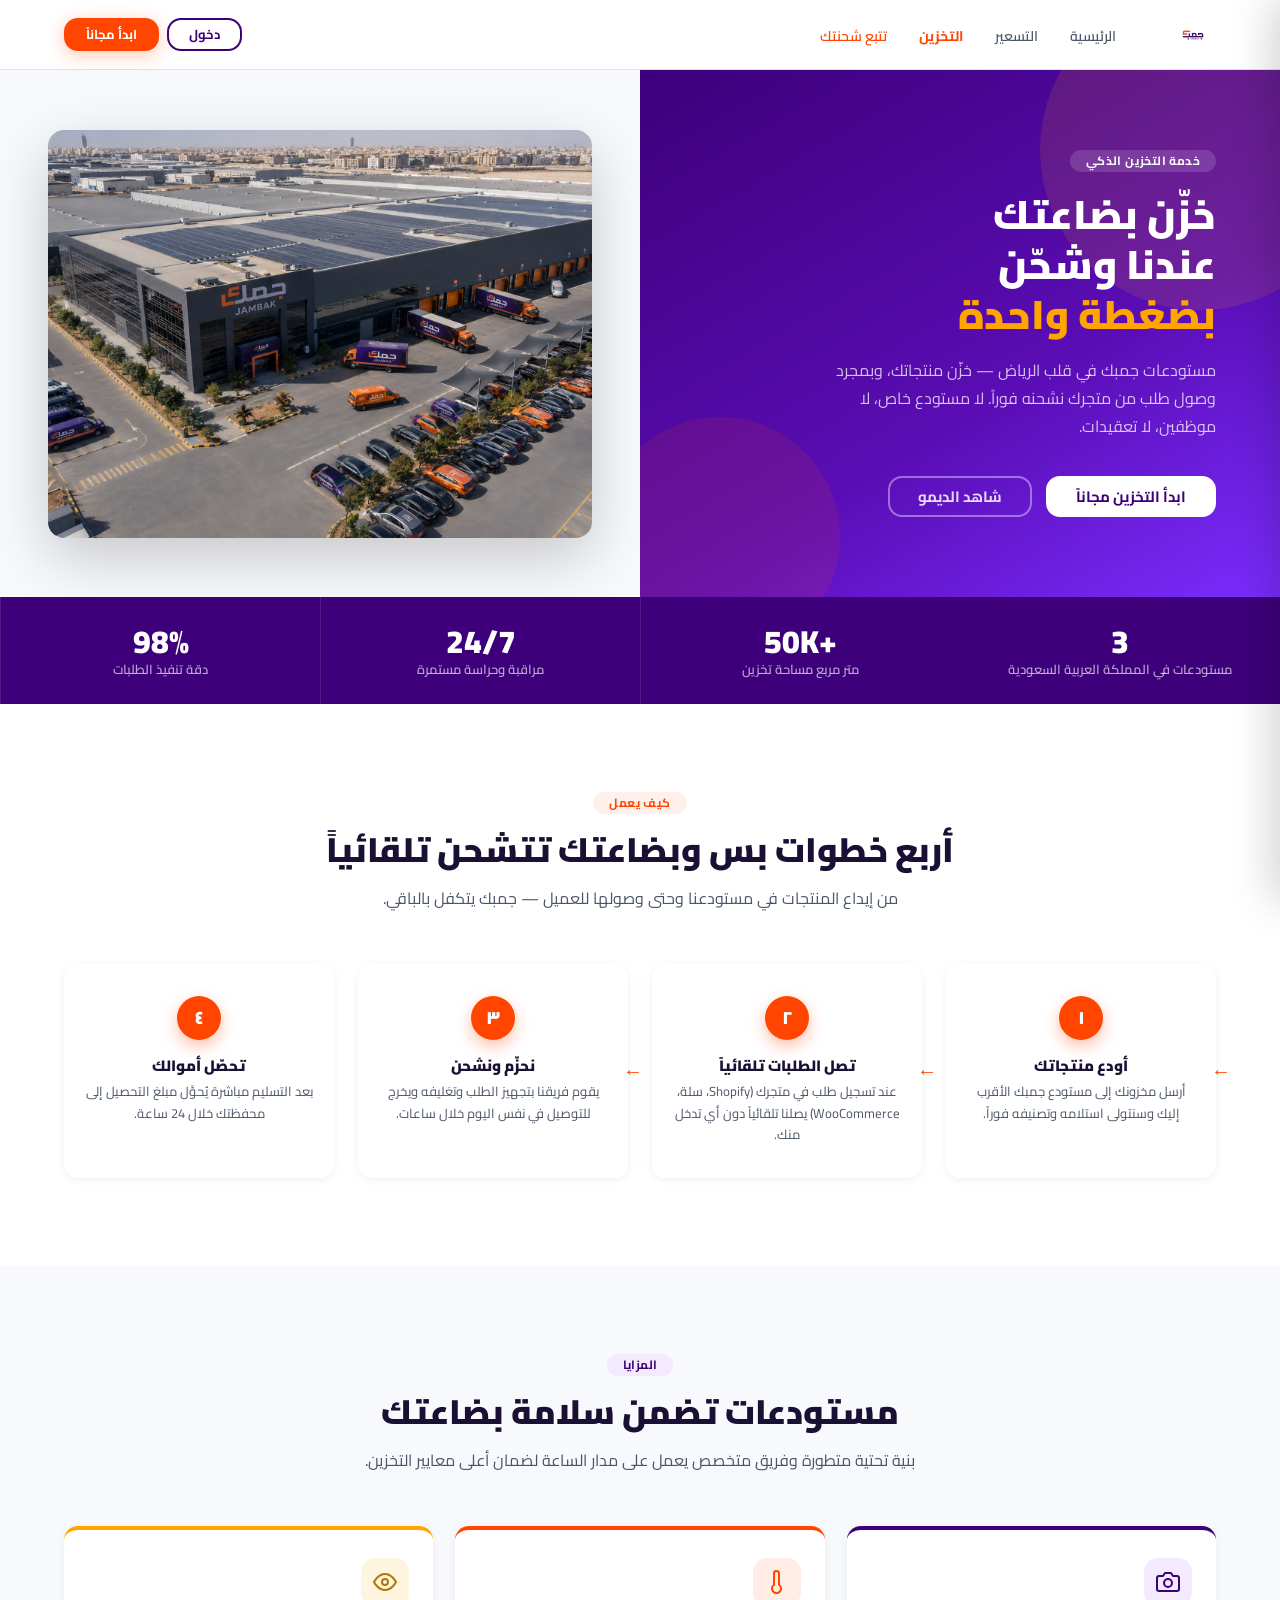
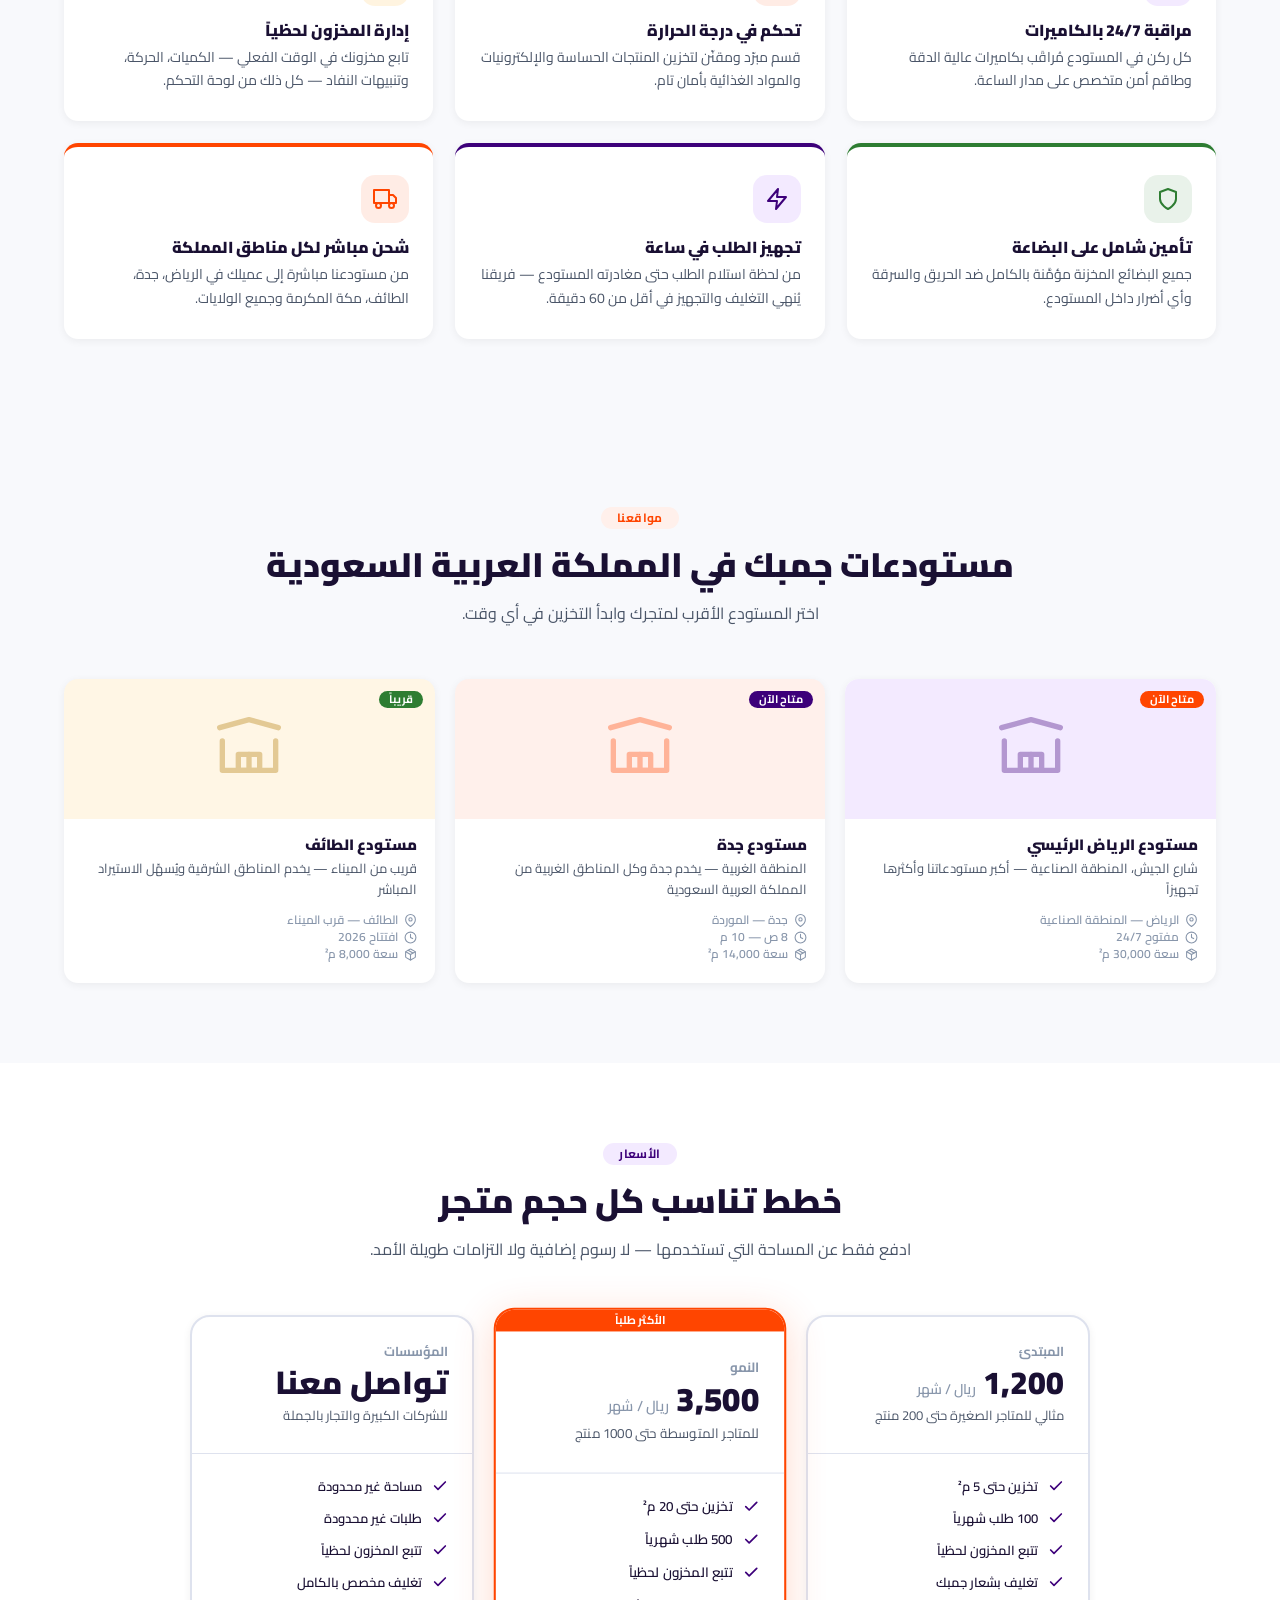
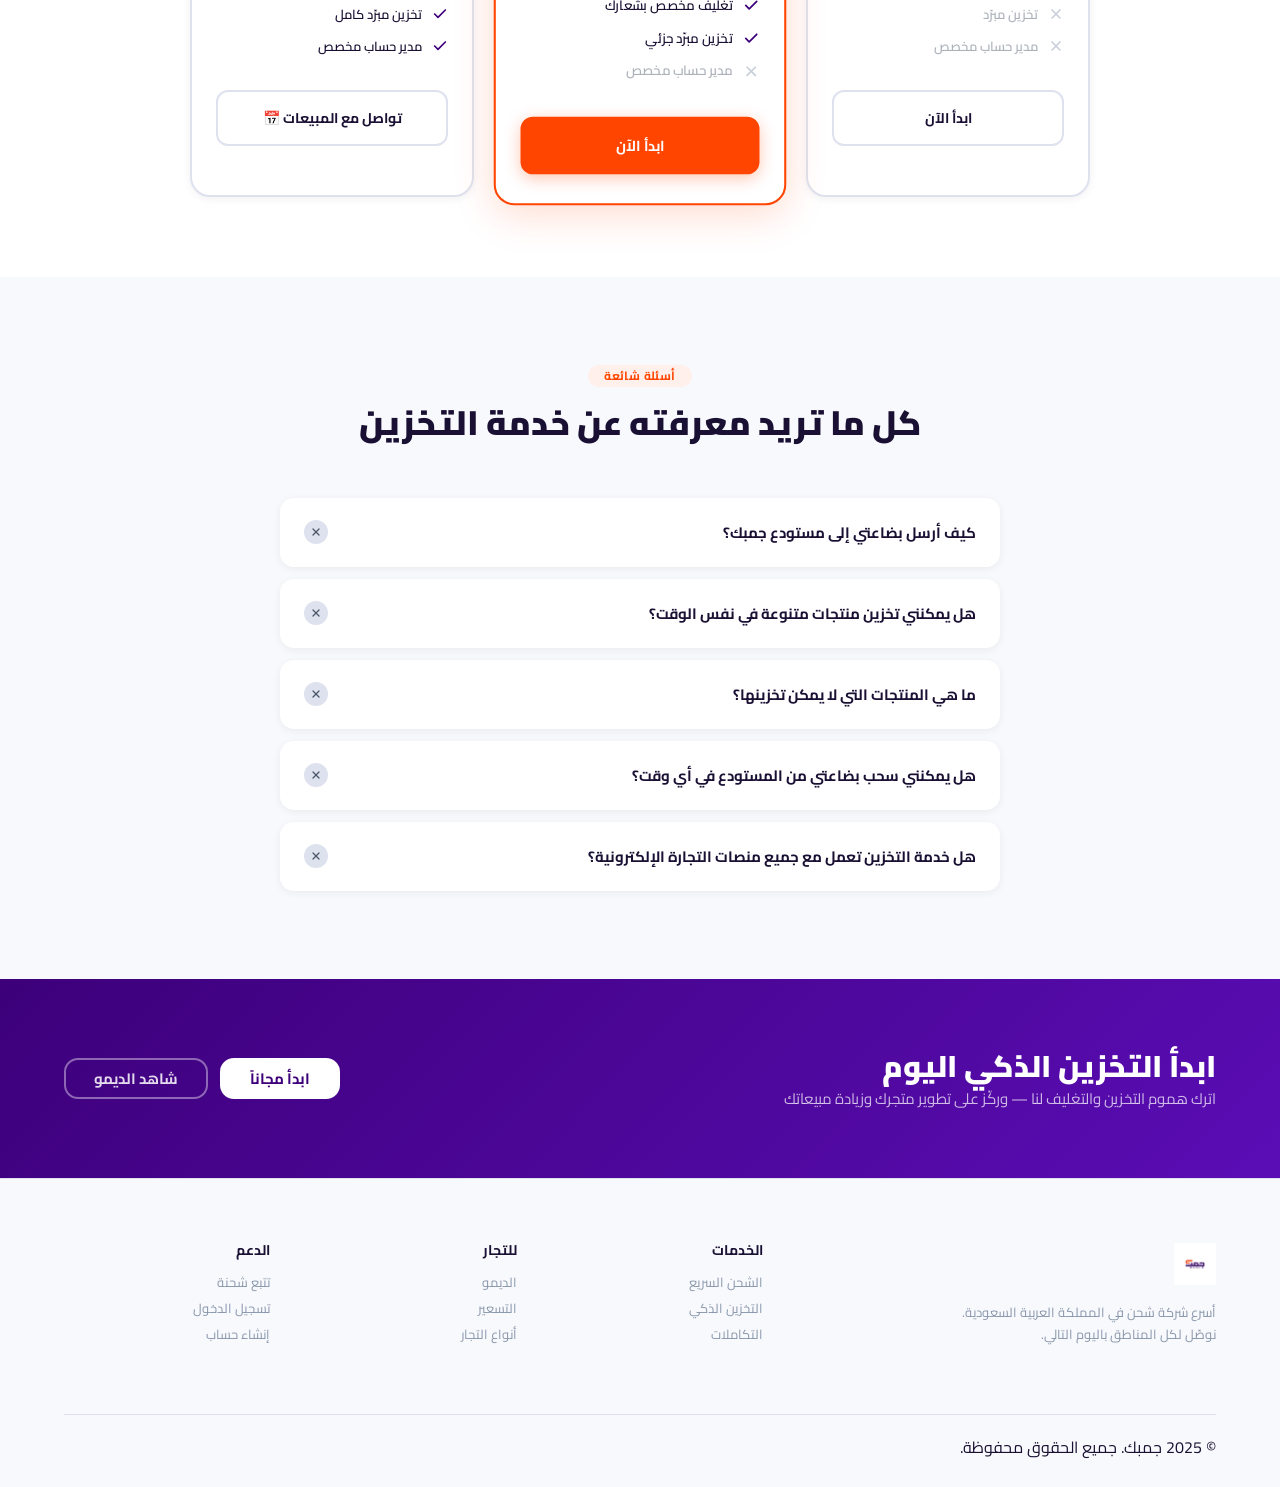
<file: storage.html>
<!DOCTYPE html>
<html lang="ar" dir="rtl">
<head>
  <meta charset="UTF-8"/>
  <meta name="viewport" content="width=device-width, initial-scale=1.0"/>
  <title>خدمة التخزين | جمبك</title>
  <link rel="preconnect" href="https://fonts.googleapis.com"/>
  <link rel="preconnect" href="https://fonts.gstatic.com" crossorigin/>
  <link href="https://fonts.googleapis.com/css2?family=Cairo:wght@400;500;600;700;900&display=swap" rel="stylesheet"/>
  <link rel="stylesheet" href="base.css"/>

  <svg style="display:none" aria-hidden="true" xmlns="http://www.w3.org/2000/svg">
    <defs>
      <symbol id="ic-warehouse" viewBox="0 0 24 24" fill="none" stroke="currentColor" stroke-width="2" stroke-linecap="round" stroke-linejoin="round"><path d="M22 9V20H2V9"/><path d="M1 4l11-3 11 3"/><rect x="8" y="14" width="8" height="6"/><line x1="12" y1="14" x2="12" y2="20"/></symbol>
      <symbol id="ic-package"   viewBox="0 0 24 24" fill="none" stroke="currentColor" stroke-width="2" stroke-linecap="round" stroke-linejoin="round"><path d="M16.5 9.4l-9-5.19"/><path d="M21 16V8a2 2 0 0 0-1-1.73l-7-4a2 2 0 0 0-2 0l-7 4A2 2 0 0 0 3 8v8a2 2 0 0 0 1 1.73l7 4a2 2 0 0 0 2 0l7-4A2 2 0 0 0 21 16z"/><polyline points="3.27 6.96 12 12.01 20.73 6.96"/><line x1="12" y1="22.08" x2="12" y2="12"/></symbol>
      <symbol id="ic-truck"     viewBox="0 0 24 24" fill="none" stroke="currentColor" stroke-width="2" stroke-linecap="round" stroke-linejoin="round"><rect x="1" y="3" width="15" height="13"/><polygon points="16 8 20 8 23 11 23 16 16 16 16 8"/><circle cx="5.5" cy="18.5" r="2.5"/><circle cx="18.5" cy="18.5" r="2.5"/></symbol>
      <symbol id="ic-shield"    viewBox="0 0 24 24" fill="none" stroke="currentColor" stroke-width="2" stroke-linecap="round" stroke-linejoin="round"><path d="M12 22s8-4 8-10V5l-8-3-8 3v7c0 6 8 10 8 10z"/></symbol>
      <symbol id="ic-zap"       viewBox="0 0 24 24" fill="none" stroke="currentColor" stroke-width="2" stroke-linecap="round" stroke-linejoin="round"><polygon points="13 2 3 14 12 14 11 22 21 10 12 10 13 2"/></symbol>
      <symbol id="ic-eye"       viewBox="0 0 24 24" fill="none" stroke="currentColor" stroke-width="2" stroke-linecap="round" stroke-linejoin="round"><path d="M1 12s4-8 11-8 11 8 11 8-4 8-11 8-11-8-11-8z"/><circle cx="12" cy="12" r="3"/></symbol>
      <symbol id="ic-check"     viewBox="0 0 24 24" fill="none" stroke="currentColor" stroke-width="2.5" stroke-linecap="round" stroke-linejoin="round"><polyline points="20 6 9 17 4 12"/></symbol>
      <symbol id="ic-map-pin"   viewBox="0 0 24 24" fill="none" stroke="currentColor" stroke-width="2" stroke-linecap="round" stroke-linejoin="round"><path d="M21 10c0 7-9 13-9 13s-9-6-9-13a9 9 0 0 1 18 0z"/><circle cx="12" cy="10" r="3"/></symbol>
      <symbol id="ic-clock"     viewBox="0 0 24 24" fill="none" stroke="currentColor" stroke-width="2" stroke-linecap="round" stroke-linejoin="round"><circle cx="12" cy="12" r="10"/><polyline points="12 6 12 12 16 14"/></symbol>
      <symbol id="ic-thermometer" viewBox="0 0 24 24" fill="none" stroke="currentColor" stroke-width="2" stroke-linecap="round" stroke-linejoin="round"><path d="M14 14.76V3.5a2.5 2.5 0 0 0-5 0v11.26a4.5 4.5 0 1 0 5 0z"/></symbol>
      <symbol id="ic-camera"    viewBox="0 0 24 24" fill="none" stroke="currentColor" stroke-width="2" stroke-linecap="round" stroke-linejoin="round"><path d="M23 19a2 2 0 0 1-2 2H3a2 2 0 0 1-2-2V8a2 2 0 0 1 2-2h4l2-3h6l2 3h4a2 2 0 0 1 2 2z"/><circle cx="12" cy="13" r="4"/></symbol>
      <symbol id="ic-phone"     viewBox="0 0 24 24" fill="none" stroke="currentColor" stroke-width="2" stroke-linecap="round" stroke-linejoin="round"><path d="M22 16.92v3a2 2 0 0 1-2.18 2 19.79 19.79 0 0 1-8.63-3.07A19.5 19.5 0 0 1 4.69 12 19.79 19.79 0 0 1 1.71 3.46 2 2 0 0 1 3.68 1.27h3a2 2 0 0 1 2 1.72 12.84 12.84 0 0 0 .7 2.81 2 2 0 0 1-.45 2.11L8 9a16 16 0 0 0 6 6l.92-.92a2 2 0 0 1 2.11-.45 12.84 12.84 0 0 0 2.81.7A2 2 0 0 1 22 16.92z"/></symbol>
      <symbol id="ic-star"      viewBox="0 0 24 24" fill="currentColor" stroke="currentColor" stroke-width="1"><polygon points="12 2 15.09 8.26 22 9.27 17 14.14 18.18 21.02 12 17.77 5.82 21.02 7 14.14 2 9.27 8.91 8.26 12 2"/></symbol>
      <symbol id="ic-arrow-l"   viewBox="0 0 24 24" fill="none" stroke="currentColor" stroke-width="2.5" stroke-linecap="round" stroke-linejoin="round"><line x1="5" y1="12" x2="19" y2="12"/><polyline points="12 5 19 12 12 19"/></symbol>
      <symbol id="ic-x"         viewBox="0 0 24 24" fill="none" stroke="currentColor" stroke-width="2.5" stroke-linecap="round" stroke-linejoin="round"><line x1="18" y1="6" x2="6" y2="18"/><line x1="6" y1="6" x2="18" y2="18"/></symbol>
    </defs>
  </svg>

  <style>
    /* ── HERO ── */
    .storage-hero {
      display: grid; grid-template-columns: 1fr 1fr;
      min-height: 520px; overflow: hidden;
    }
    .hero-left {
      background: linear-gradient(150deg, var(--purple) 0%, #5a0db5 60%, #7b2dff 100%);
      padding: 80px 64px;
      display: flex; flex-direction: column; justify-content: center;
      position: relative; overflow: hidden;
    }
    .hero-left::before {
      content: ''; position: absolute; top: -80px; right: -80px;
      width: 320px; height: 320px;
      background: rgba(255,165,0,.12); border-radius: 50%;
    }
    .hero-left::after {
      content: ''; position: absolute; bottom: -60px; left: -40px;
      width: 240px; height: 240px;
      background: rgba(255,69,0,.1); border-radius: 50%;
    }
    .hero-left-inner { position: relative; z-index: 1; }
    .hero-left .sec-tag { margin-bottom: 18px; }
    .hero-left h1 { font-size: 40px; font-weight: 900; color: var(--white); line-height: 1.25; margin-bottom: 16px; }
    .hero-left h1 span { color: var(--yellow); }
    .hero-left p  { font-size: 16px; color: rgba(255,255,255,.75); line-height: 1.75; margin-bottom: 36px; max-width: 420px; }
    .hero-btns { display: flex; gap: 14px; flex-wrap: wrap; }

    .hero-right {
      background: var(--bg);
      display: flex; align-items: center; justify-content: center;
      padding: 48px;
    }

    /* warehouse photo */
    .warehouse-photo { width: 100%; border-radius: 16px; overflow: hidden; box-shadow: 0 20px 60px rgba(0,0,0,.2); }
    .warehouse-photo img { width: 100%; height: auto; display: block; }

    /* ── STATS STRIP ── */
    .stats-strip {
      display: grid; grid-template-columns: repeat(4,1fr);
      background: var(--purple);
    }
    .strip-stat {
      padding: 28px 24px; text-align: center;
      border-left: 1px solid rgba(255,255,255,.1);
    }
    .strip-stat:first-child { border-left: none; }
    .strip-stat .sv { font-size: 32px; font-weight: 900; color: var(--white); line-height: 1; margin-bottom: 6px; }
    .strip-stat .sl { font-size: 13px; color: rgba(255,255,255,.65); font-weight: 600; }

    /* ── HOW IT WORKS ── */
    .how-grid { display: grid; grid-template-columns: repeat(4,1fr); gap: 24px; }
    .how-card {
      text-align: center; padding: 32px 20px;
      background: var(--white); border-radius: var(--radius-md);
      box-shadow: var(--shadow-sm); position: relative;
      transition: transform var(--transition), box-shadow var(--transition);
    }
    .how-card:hover { transform: translateY(-4px); box-shadow: var(--shadow-md); }
    .how-card::after {
      content: '→';
      position: absolute; left: -15px; top: 50%;
      transform: translateY(-50%);
      font-size: 20px; color: var(--orange); font-weight: 900;
    }
    .how-card:last-child::after { display: none; }
    [dir=rtl] .how-card::after { content: '←'; right: -15px; left: auto; }
    .how-num {
      width: 44px; height: 44px; border-radius: 50%;
      background: var(--orange); color: var(--white);
      font-size: 18px; font-weight: 900;
      display: flex; align-items: center; justify-content: center;
      margin: 0 auto 18px;
      box-shadow: 0 6px 16px rgba(255,69,0,.35);
    }
    .how-card h3 { font-size: 15px; font-weight: 900; margin-bottom: 8px; }
    .how-card p  { font-size: 13px; color: var(--text-mid); line-height: 1.65; }

    /* ── FEATURES ── */
    .features-grid { display: grid; grid-template-columns: repeat(3,1fr); gap: 22px; }
    .feat-card {
      padding: 28px 24px; border-radius: var(--radius-md);
      background: var(--white); box-shadow: var(--shadow-sm);
      transition: transform var(--transition), box-shadow var(--transition);
      border-top: 4px solid transparent;
    }
    .feat-card:hover { transform: translateY(-4px); box-shadow: var(--shadow-md); }
    .feat-card.purple { border-top-color: var(--purple); }
    .feat-card.orange { border-top-color: var(--orange); }
    .feat-card.yellow { border-top-color: var(--yellow); }
    .feat-card.green  { border-top-color: #2E7D32; }
    .feat-icon {
      width: 48px; height: 48px; border-radius: 14px;
      display: flex; align-items: center; justify-content: center;
      margin-bottom: 16px;
    }
    .feat-icon svg { width: 24px; height: 24px; }
    .feat-icon.purple { background: var(--purple-light); color: var(--purple); }
    .feat-icon.orange { background: rgba(255,69,0,.1);    color: var(--orange); }
    .feat-icon.yellow { background: rgba(255,165,0,.12);  color: #b07800; }
    .feat-icon.green  { background: rgba(46,125,50,.1);   color: #2E7D32; }
    .feat-card h3 { font-size: 16px; font-weight: 900; margin-bottom: 8px; }
    .feat-card p  { font-size: 14px; color: var(--text-mid); line-height: 1.7; }

    /* ── LOCATIONS ── */
    .locations-section {
      background: var(--bg); padding: 80px 64px;
    }
    .locations-grid { display: grid; grid-template-columns: repeat(3,1fr); gap: 20px; }
    .loc-card {
      background: var(--white); border-radius: var(--radius-md);
      overflow: hidden; box-shadow: var(--shadow-sm);
      transition: transform var(--transition);
    }
    .loc-card:hover { transform: translateY(-3px); }
    .loc-map {
      height: 140px; background: var(--purple-light);
      display: flex; align-items: center; justify-content: center;
      position: relative; overflow: hidden;
    }
    .loc-map svg { width: 64px; height: 64px; color: var(--purple); opacity: .35; }
    .loc-map-label {
      position: absolute; top: 12px; right: 12px;
      background: var(--orange); color: var(--white);
      padding: 3px 10px; border-radius: 99px;
      font-size: 11px; font-weight: 700;
    }
    .loc-body { padding: 18px; }
    .loc-body h4 { font-size: 15px; font-weight: 900; margin-bottom: 6px; }
    .loc-body p  { font-size: 13px; color: var(--text-mid); line-height: 1.6; margin-bottom: 14px; }
    .loc-detail { display: flex; align-items: center; gap: 6px; font-size: 12px; color: var(--text-light); font-weight: 600; margin-bottom: 4px; }
    .loc-detail svg { width: 13px; height: 13px; }

    /* ── PRICING ── */
    .storage-pricing {
      padding: 80px 64px;
    }
    .pricing-grid { display: grid; grid-template-columns: repeat(3,1fr); gap: 24px; max-width: 900px; margin: 0 auto; }
    .pricing-card {
      border-radius: var(--radius-lg); overflow: hidden;
      box-shadow: var(--shadow-sm); border: 2px solid var(--gray-mid);
      background: var(--white); transition: transform var(--transition), box-shadow var(--transition);
    }
    .pricing-card:hover { transform: translateY(-4px); box-shadow: var(--shadow-md); }
    .pricing-card.featured { border-color: var(--orange); box-shadow: 0 8px 40px rgba(255,69,0,.2); transform: scale(1.03); }
    .pricing-card.featured:hover { transform: scale(1.03) translateY(-4px); }
    .pc-header { padding: 28px 24px; }
    .pc-header .plan-name { font-size: 13px; font-weight: 700; color: var(--text-light); margin-bottom: 8px; }
    .pc-header .plan-price { font-size: 32px; font-weight: 900; color: var(--text); line-height: 1; }
    .pc-header .plan-price span { font-size: 14px; font-weight: 600; color: var(--text-light); }
    .pc-header .plan-desc { font-size: 13px; color: var(--text-mid); margin-top: 8px; line-height: 1.5; }
    .featured-badge {
      background: var(--orange); color: var(--white);
      padding: 5px 14px; font-size: 11px; font-weight: 700;
      text-align: center;
    }
    .pc-features { padding: 16px 24px 28px; border-top: 1px solid var(--gray-mid); }
    .pc-feature {
      display: flex; align-items: center; gap: 10px;
      padding: 8px 0; font-size: 13px; color: var(--text-mid); font-weight: 600;
    }
    .pc-feature svg { width: 16px; height: 16px; flex-shrink: 0; }
    .pc-feature.yes { color: var(--text); }
    .pc-feature.yes svg { color: var(--purple); }
    .pc-feature.no  { opacity: .45; }
    .pc-feature.no  svg { color: var(--text-light); }
    .pc-cta { padding: 0 24px 28px; }
    .btn-plan {
      width: 100%; padding: 13px; border-radius: 12px;
      font-family: 'Cairo', sans-serif; font-size: 14px; font-weight: 700;
      cursor: pointer; transition: var(--transition); border: 2px solid var(--gray-mid);
      background: var(--white); color: var(--text);
    }
    .btn-plan:hover { border-color: var(--purple); color: var(--purple); }
    .btn-plan.primary { background: var(--orange); border-color: var(--orange); color: var(--white); box-shadow: 0 4px 16px rgba(255,69,0,.3); }
    .btn-plan.primary:hover { background: var(--orange-dim); }

    /* ── FAQ ── */
    .faq-list { max-width: 720px; margin: 0 auto; display: flex; flex-direction: column; gap: 12px; }
    .faq-item { background: var(--white); border-radius: var(--radius-md); box-shadow: var(--shadow-sm); overflow: hidden; }
    .faq-btn {
      width: 100%; padding: 20px 24px; border: none; background: none;
      display: flex; align-items: center; justify-content: space-between;
      font-family: 'Cairo', sans-serif; font-size: 15px; font-weight: 700; color: var(--text);
      cursor: pointer; text-align: right;
    }
    .faq-icon { width: 24px; height: 24px; border-radius: 50%; background: var(--gray-mid); display: flex; align-items: center; justify-content: center; flex-shrink: 0; transition: var(--transition); }
    .faq-icon svg { width: 12px; height: 12px; color: var(--text-mid); transition: transform var(--transition); }
    .faq-item.open .faq-icon { background: var(--purple); }
    .faq-item.open .faq-icon svg { color: var(--white); transform: rotate(45deg); }
    .faq-body { max-height: 0; overflow: hidden; transition: max-height .35s ease; }
    .faq-item.open .faq-body { max-height: 200px; }
    .faq-body p { padding: 0 24px 20px; font-size: 14px; color: var(--text-mid); line-height: 1.75; }

    /* ── CTA BAND ── */
    .storage-cta {
      background: linear-gradient(135deg, var(--purple) 0%, var(--purple-mid) 100%);
      padding: 72px 64px;
      display: grid; grid-template-columns: 1fr auto;
      align-items: center; gap: 40px;
    }
    .storage-cta h2 { font-size: 30px; font-weight: 900; color: var(--white); margin-bottom: 10px; }
    .storage-cta p  { font-size: 15px; color: rgba(255,255,255,.72); }
    .cta-btns { display: flex; gap: 12px; flex-shrink: 0; }

    @media(max-width:1024px){
      .storage-hero  { grid-template-columns: 1fr; }
      .hero-right    { display: none; }
      .features-grid { grid-template-columns: 1fr 1fr; }
      .how-grid      { grid-template-columns: 1fr 1fr; }
      .locations-grid{ grid-template-columns: 1fr 1fr; }
      .pricing-grid  { grid-template-columns: 1fr; max-width: 400px; }
      .pricing-card.featured { transform: none; }
      .storage-cta   { grid-template-columns: 1fr; text-align: center; }
      .cta-btns      { justify-content: center; }
    }
    @media(max-width:640px){
      .hero-left { padding: 56px 24px; }
      .hero-left h1 { font-size: 28px; }
      .stats-strip   { grid-template-columns: 1fr 1fr; }
      .features-grid { grid-template-columns: 1fr; }
      .how-grid      { grid-template-columns: 1fr; }
      .locations-grid{ grid-template-columns: 1fr; }
      .section       { padding: 56px 24px; }
      .storage-cta, .locations-section { padding: 56px 24px; }
    }
  </style>
</head>
<body>

<!-- NAVBAR -->
<nav class="nav">
  <div class="nav-logo"><img src="جمبك.jpg" alt="جمبك"/></div>
  <ul class="nav-links">
    <li><a href="index.html">الرئيسية</a></li>
    <li><a href="pricing.html">التسعير</a></li>
    <li><a href="storage.html" style="color:var(--orange);font-weight:700">التخزين</a></li>
    <li><a href="tracking.html" class="highlight">تتبع شحنتك</a></li>
  </ul>
  <div class="nav-actions">
    <a href="login.html"    class="btn btn-outline btn-sm">دخول</a>
    <a href="register.html" class="btn btn-primary btn-sm">ابدأ مجاناً</a>
  </div>
</nav>

<!-- HERO -->
<div class="storage-hero">
  <div class="hero-left">
    <div class="hero-left-inner">
      <div class="sec-tag white">خدمة التخزين الذكي</div>
      <h1>خزّن بضاعتك<br/>عندنا وشحّن<br/><span>بضغطة واحدة</span></h1>
      <p>مستودعات جمبك في قلب الرياض — خزّن منتجاتك، وبمجرد وصول طلب من متجرك نشحنه فوراً. لا مستودع خاص، لا موظفين، لا تعقيدات.</p>
      <div class="hero-btns">
        <a href="register.html" class="btn btn-white">ابدأ التخزين مجاناً</a>
        <a href="demo.html"     class="btn btn-outline" style="color:rgba(255,255,255,.85);border-color:rgba(255,255,255,.4)">شاهد الديمو</a>
      </div>
    </div>
  </div>
  <div class="hero-right">
    <div class="warehouse-photo">
      <img src="ksa-storage.png" alt="مستودع جمبك - عربيات التوصيل"/>
    </div>
  </div>
</div>

<!-- STATS STRIP -->
<div class="stats-strip">
  <div class="strip-stat">
    <div class="sv">3</div>
    <div class="sl">مستودعات في المملكة العربية السعودية</div>
  </div>
  <div class="strip-stat">
    <div class="sv">+50K</div>
    <div class="sl">متر مربع مساحة تخزين</div>
  </div>
  <div class="strip-stat">
    <div class="sv">24/7</div>
    <div class="sl">مراقبة وحراسة مستمرة</div>
  </div>
  <div class="strip-stat">
    <div class="sv">98%</div>
    <div class="sl">دقة تنفيذ الطلبات</div>
  </div>
</div>

<!-- HOW IT WORKS -->
<section class="section">
  <div class="sec-header center">
    <div class="sec-tag orange">كيف يعمل</div>
    <h2 class="sec-title">أربع خطوات بس وبضاعتك تتشحن تلقائياً</h2>
    <p class="sec-sub">من إيداع المنتجات في مستودعنا وحتى وصولها للعميل — جمبك يتكفل بالباقي.</p>
  </div>
  <div class="how-grid">
    <div class="how-card">
      <div class="how-num">١</div>
      <h3>أودع منتجاتك</h3>
      <p>أرسل مخزونك إلى مستودع جمبك الأقرب إليك وسنتولى استلامه وتصنيفه فوراً.</p>
    </div>
    <div class="how-card">
      <div class="how-num">٢</div>
      <h3>تصل الطلبات تلقائياً</h3>
      <p>عند تسجيل طلب في متجرك (Shopify، سلة، WooCommerce) يصلنا تلقائياً دون أي تدخل منك.</p>
    </div>
    <div class="how-card">
      <div class="how-num">٣</div>
      <h3>نحزّم ونشحن</h3>
      <p>يقوم فريقنا بتجهيز الطلب وتغليفه ويخرج للتوصيل في نفس اليوم خلال ساعات.</p>
    </div>
    <div class="how-card">
      <div class="how-num">٤</div>
      <h3>تحصّل أموالك</h3>
      <p>بعد التسليم مباشرة يُحوَّل مبلغ التحصيل إلى محفظتك خلال 24 ساعة.</p>
    </div>
  </div>
</section>

<!-- FEATURES -->
<section class="section bg-gray">
  <div class="sec-header center">
    <div class="sec-tag purple">المزايا</div>
    <h2 class="sec-title">مستودعات تضمن سلامة بضاعتك</h2>
    <p class="sec-sub">بنية تحتية متطورة وفريق متخصص يعمل على مدار الساعة لضمان أعلى معايير التخزين.</p>
  </div>
  <div class="features-grid">
    <div class="feat-card purple">
      <div class="feat-icon purple"><svg><use href="#ic-camera"/></svg></div>
      <h3>مراقبة 24/7 بالكاميرات</h3>
      <p>كل ركن في المستودع مُراقَب بكاميرات عالية الدقة وطاقم أمن متخصص على مدار الساعة.</p>
    </div>
    <div class="feat-card orange">
      <div class="feat-icon orange"><svg><use href="#ic-thermometer"/></svg></div>
      <h3>تحكم في درجة الحرارة</h3>
      <p>قسم مبرّد ومقنّن لتخزين المنتجات الحساسة والإلكترونيات والمواد الغذائية بأمان تام.</p>
    </div>
    <div class="feat-card yellow">
      <div class="feat-icon yellow"><svg><use href="#ic-eye"/></svg></div>
      <h3>إدارة المخزون لحظياً</h3>
      <p>تابع مخزونك في الوقت الفعلي — الكميات، الحركة، وتنبيهات النفاد — كل ذلك من لوحة التحكم.</p>
    </div>
    <div class="feat-card green">
      <div class="feat-icon green"><svg><use href="#ic-shield"/></svg></div>
      <h3>تأمين شامل على البضاعة</h3>
      <p>جميع البضائع المخزنة مؤمَّنة بالكامل ضد الحريق والسرقة وأي أضرار داخل المستودع.</p>
    </div>
    <div class="feat-card purple">
      <div class="feat-icon purple"><svg><use href="#ic-zap"/></svg></div>
      <h3>تجهيز الطلب في ساعة</h3>
      <p>من لحظة استلام الطلب حتى مغادرته المستودع — فريقنا يُنهي التغليف والتجهيز في أقل من 60 دقيقة.</p>
    </div>
    <div class="feat-card orange">
      <div class="feat-icon orange"><svg><use href="#ic-truck"/></svg></div>
      <h3>شحن مباشر لكل مناطق المملكة</h3>
      <p>من مستودعنا مباشرة إلى عميلك في الرياض، جدة، الطائف، مكة المكرمة وجميع الولايات.</p>
    </div>
  </div>
</section>

<!-- LOCATIONS -->
<div class="locations-section">
  <div class="sec-header center">
    <div class="sec-tag orange">مواقعنا</div>
    <h2 class="sec-title">مستودعات جمبك في المملكة العربية السعودية</h2>
    <p class="sec-sub">اختر المستودع الأقرب لمتجرك وابدأ التخزين في أي وقت.</p>
  </div>
  <div class="locations-grid">
    <div class="loc-card">
      <div class="loc-map">
        <svg><use href="#ic-warehouse"/></svg>
        <div class="loc-map-label">متاح الآن</div>
      </div>
      <div class="loc-body">
        <h4>مستودع الرياض الرئيسي</h4>
        <p>شارع الجيش، المنطقة الصناعية — أكبر مستودعاتنا وأكثرها تجهيزاً</p>
        <div class="loc-detail"><svg><use href="#ic-map-pin"/></svg> الرياض — المنطقة الصناعية</div>
        <div class="loc-detail"><svg><use href="#ic-clock"/></svg> مفتوح 24/7</div>
        <div class="loc-detail"><svg><use href="#ic-package"/></svg> سعة 30,000 م²</div>
      </div>
    </div>
    <div class="loc-card">
      <div class="loc-map" style="background:rgba(255,69,0,.08)">
        <svg style="color:var(--orange)"><use href="#ic-warehouse"/></svg>
        <div class="loc-map-label" style="background:var(--purple)">متاح الآن</div>
      </div>
      <div class="loc-body">
        <h4>مستودع جدة</h4>
        <p>المنطقة الغربية — يخدم جدة وكل المناطق الغربية من المملكة العربية السعودية</p>
        <div class="loc-detail"><svg><use href="#ic-map-pin"/></svg> جدة — الموردة</div>
        <div class="loc-detail"><svg><use href="#ic-clock"/></svg> 8 ص — 10 م</div>
        <div class="loc-detail"><svg><use href="#ic-package"/></svg> سعة 14,000 م²</div>
      </div>
    </div>
    <div class="loc-card">
      <div class="loc-map" style="background:rgba(255,165,0,.1)">
        <svg style="color:#b07800"><use href="#ic-warehouse"/></svg>
        <div class="loc-map-label" style="background:#2E7D32">قريباً</div>
      </div>
      <div class="loc-body">
        <h4>مستودع الطائف</h4>
        <p>قريب من الميناء — يخدم المناطق الشرقية ويُسهّل الاستيراد المباشر</p>
        <div class="loc-detail"><svg><use href="#ic-map-pin"/></svg> الطائف — قرب الميناء</div>
        <div class="loc-detail"><svg><use href="#ic-clock"/></svg> افتتاح 2026</div>
        <div class="loc-detail"><svg><use href="#ic-package"/></svg> سعة 8,000 م²</div>
      </div>
    </div>
  </div>
</div>

<!-- PRICING -->
<div class="storage-pricing">
  <div class="sec-header center">
    <div class="sec-tag purple">الأسعار</div>
    <h2 class="sec-title">خطط تناسب كل حجم متجر</h2>
    <p class="sec-sub">ادفع فقط عن المساحة التي تستخدمها — لا رسوم إضافية ولا التزامات طويلة الأمد.</p>
  </div>
  <div class="pricing-grid">
    <div class="pricing-card">
      <div class="pc-header">
        <div class="plan-name">المبتدئ</div>
        <div class="plan-price">1,200 <span>ريال / شهر</span></div>
        <div class="plan-desc">مثالي للمتاجر الصغيرة حتى 200 منتج</div>
      </div>
      <div class="pc-features">
        <div class="pc-feature yes"><svg><use href="#ic-check"/></svg> تخزين حتى 5 م²</div>
        <div class="pc-feature yes"><svg><use href="#ic-check"/></svg> 100 طلب شهرياً</div>
        <div class="pc-feature yes"><svg><use href="#ic-check"/></svg> تتبع المخزون لحظياً</div>
        <div class="pc-feature yes"><svg><use href="#ic-check"/></svg> تغليف بشعار جمبك</div>
        <div class="pc-feature no" ><svg><use href="#ic-x"/></svg> تخزين مبرّد</div>
        <div class="pc-feature no" ><svg><use href="#ic-x"/></svg> مدير حساب مخصص</div>
      </div>
      <div class="pc-cta">
        <a href="register.html"><button class="btn-plan">ابدأ الآن</button></a>
      </div>
    </div>

    <div class="pricing-card featured">
      <div class="featured-badge">الأكثر طلباً</div>
      <div class="pc-header">
        <div class="plan-name">النمو</div>
        <div class="plan-price">3,500 <span>ريال / شهر</span></div>
        <div class="plan-desc">للمتاجر المتوسطة حتى 1000 منتج</div>
      </div>
      <div class="pc-features">
        <div class="pc-feature yes"><svg><use href="#ic-check"/></svg> تخزين حتى 20 م²</div>
        <div class="pc-feature yes"><svg><use href="#ic-check"/></svg> 500 طلب شهرياً</div>
        <div class="pc-feature yes"><svg><use href="#ic-check"/></svg> تتبع المخزون لحظياً</div>
        <div class="pc-feature yes"><svg><use href="#ic-check"/></svg> تغليف مخصص بشعارك</div>
        <div class="pc-feature yes"><svg><use href="#ic-check"/></svg> تخزين مبرّد جزئي</div>
        <div class="pc-feature no" ><svg><use href="#ic-x"/></svg> مدير حساب مخصص</div>
      </div>
      <div class="pc-cta">
        <a href="register.html"><button class="btn-plan primary">ابدأ الآن</button></a>
      </div>
    </div>

    <div class="pricing-card">
      <div class="pc-header">
        <div class="plan-name">المؤسسات</div>
        <div class="plan-price">تواصل معنا</div>
        <div class="plan-desc">للشركات الكبيرة والتجار بالجملة</div>
      </div>
      <div class="pc-features">
        <div class="pc-feature yes"><svg><use href="#ic-check"/></svg> مساحة غير محدودة</div>
        <div class="pc-feature yes"><svg><use href="#ic-check"/></svg> طلبات غير محدودة</div>
        <div class="pc-feature yes"><svg><use href="#ic-check"/></svg> تتبع المخزون لحظياً</div>
        <div class="pc-feature yes"><svg><use href="#ic-check"/></svg> تغليف مخصص بالكامل</div>
        <div class="pc-feature yes"><svg><use href="#ic-check"/></svg> تخزين مبرّد كامل</div>
        <div class="pc-feature yes"><svg><use href="#ic-check"/></svg> مدير حساب مخصص</div>
      </div>
      <div class="pc-cta">
        <button class="btn-plan" onclick="openCalendly()">تواصل مع المبيعات 📅</button>
      </div>
    </div>
  </div>
</div>

<!-- FAQ -->
<section class="section bg-gray">
  <div class="sec-header center">
    <div class="sec-tag orange">أسئلة شائعة</div>
    <h2 class="sec-title">كل ما تريد معرفته عن خدمة التخزين</h2>
  </div>
  <div class="faq-list">
    <div class="faq-item">
      <button class="faq-btn" onclick="toggleFaq(this)">
        كيف أرسل بضاعتي إلى مستودع جمبك؟
        <div class="faq-icon"><svg><use href="#ic-x"/></svg></div>
      </button>
      <div class="faq-body"><p>بعد الاشتراك في خدمة التخزين ستتلقى تعليمات شحن مفصّلة. يمكنك إرسال البضاعة عبر أي شركة نقل أو الاتفاق مع فريقنا لاستلامها منك مباشرة بتكلفة رمزية.</p></div>
    </div>
    <div class="faq-item">
      <button class="faq-btn" onclick="toggleFaq(this)">
        هل يمكنني تخزين منتجات متنوعة في نفس الوقت؟
        <div class="faq-icon"><svg><use href="#ic-x"/></svg></div>
      </button>
      <div class="faq-body"><p>نعم، يمكنك تخزين أي عدد من أنواع المنتجات المختلفة. يقوم فريقنا بتصنيفها وتنظيمها وإدارة مخزونها بشكل منفصل مع إمكانية تتبع كل صنف على حدة.</p></div>
    </div>
    <div class="faq-item">
      <button class="faq-btn" onclick="toggleFaq(this)">
        ما هي المنتجات التي لا يمكن تخزينها؟
        <div class="faq-icon"><svg><use href="#ic-x"/></svg></div>
      </button>
      <div class="faq-body"><p>لا نقبل تخزين المواد الخطرة أو المتفجرات أو المواد المحظورة قانونياً. أما المواد الغذائية والإلكترونيات والمنتجات الحساسة فنقبلها في الأقسام المخصصة لها.</p></div>
    </div>
    <div class="faq-item">
      <button class="faq-btn" onclick="toggleFaq(this)">
        هل يمكنني سحب بضاعتي من المستودع في أي وقت؟
        <div class="faq-icon"><svg><use href="#ic-x"/></svg></div>
      </button>
      <div class="faq-body"><p>نعم، يمكنك طلب استرداد جزء أو كل بضاعتك في أي وقت. يتم التجهيز خلال 24 ساعة ونرتب التوصيل إلى موقعك أو يمكنك الاستلام مباشرة من المستودع.</p></div>
    </div>
    <div class="faq-item">
      <button class="faq-btn" onclick="toggleFaq(this)">
        هل خدمة التخزين تعمل مع جميع منصات التجارة الإلكترونية؟
        <div class="faq-icon"><svg><use href="#ic-x"/></svg></div>
      </button>
      <div class="faq-body"><p>نعم، نتكامل مع Shopify وWooCommerce وسلة وزد وأي منصة تدعم API. بمجرد الربط تصلنا طلباتك تلقائياً ونبدأ التجهيز فوراً دون أي تدخل منك.</p></div>
    </div>
  </div>
</section>

<!-- CTA BAND -->
<div class="storage-cta">
  <div>
    <h2>ابدأ التخزين الذكي اليوم</h2>
    <p>اترك هموم التخزين والتغليف لنا — وركّز على تطوير متجرك وزيادة مبيعاتك</p>
  </div>
  <div class="cta-btns">
    <a href="register.html" class="btn btn-white">ابدأ مجاناً</a>
    <a href="demo.html"     class="btn btn-outline" style="color:rgba(255,255,255,.85);border-color:rgba(255,255,255,.4)">شاهد الديمو</a>
  </div>
</div>

<!-- FOOTER -->
<footer class="site-footer">
  <div class="footer-grid">
    <div class="footer-brand">
      <img src="جمبك.jpg" alt="جمبك" class="footer-logo"/>
      <p>أسرع شركة شحن في المملكة العربية السعودية. نوصّل لكل المناطق باليوم التالي.</p>
    </div>
    <div class="footer-col">
      <h4>الخدمات</h4>
      <ul>
        <li><a href="index.html">الشحن السريع</a></li>
        <li><a href="storage.html">التخزين الذكي</a></li>
        <li><a href="integrations.html">التكاملات</a></li>
      </ul>
    </div>
    <div class="footer-col">
      <h4>للتجار</h4>
      <ul>
        <li><a href="demo.html">الديمو</a></li>
        <li><a href="pricing.html">التسعير</a></li>
        <li><a href="merchant.html">أنواع التجار</a></li>
      </ul>
    </div>
    <div class="footer-col">
      <h4>الدعم</h4>
      <ul>
        <li><a href="tracking.html">تتبع شحنة</a></li>
        <li><a href="login.html">تسجيل الدخول</a></li>
        <li><a href="register.html">إنشاء حساب</a></li>
      </ul>
    </div>
  </div>
  <div class="footer-bottom">
    <span>© 2025 جمبك. جميع الحقوق محفوظة.</span>
  </div>
</footer>

<script>
  function toggleFaq(btn) {
    const item = btn.closest('.faq-item');
    const isOpen = item.classList.contains('open');
    document.querySelectorAll('.faq-item.open').forEach(i => i.classList.remove('open'));
    if (!isOpen) item.classList.add('open');
  }

  function contactSales() {
    const t = document.createElement('div');
    t.style.cssText = 'position:fixed;bottom:24px;right:50%;transform:translateX(50%);background:var(--purple);color:#fff;padding:12px 28px;border-radius:12px;font-family:Cairo,sans-serif;font-size:14px;font-weight:700;z-index:9999;box-shadow:0 4px 20px rgba(0,0,0,.2)';
    t.innerHTML = '📞 سيتواصل معك فريق المبيعات خلال 24 ساعة';
    document.body.appendChild(t);
    setTimeout(() => t.remove(), 3500);
  }
</script>
<link href="https://assets.calendly.com/assets/external/widget.css" rel="stylesheet"/>
<script src="https://assets.calendly.com/assets/external/widget.js"></script>
<script>
  var CALENDLY_URL = 'https://calendly.com/anas-msd-ramsees/30min';
  function openCalendly() { Calendly.initPopupWidget({ url: CALENDLY_URL }); return false; }
</script>
<script src="nav.js"></script>
</body>
</html>
</file>
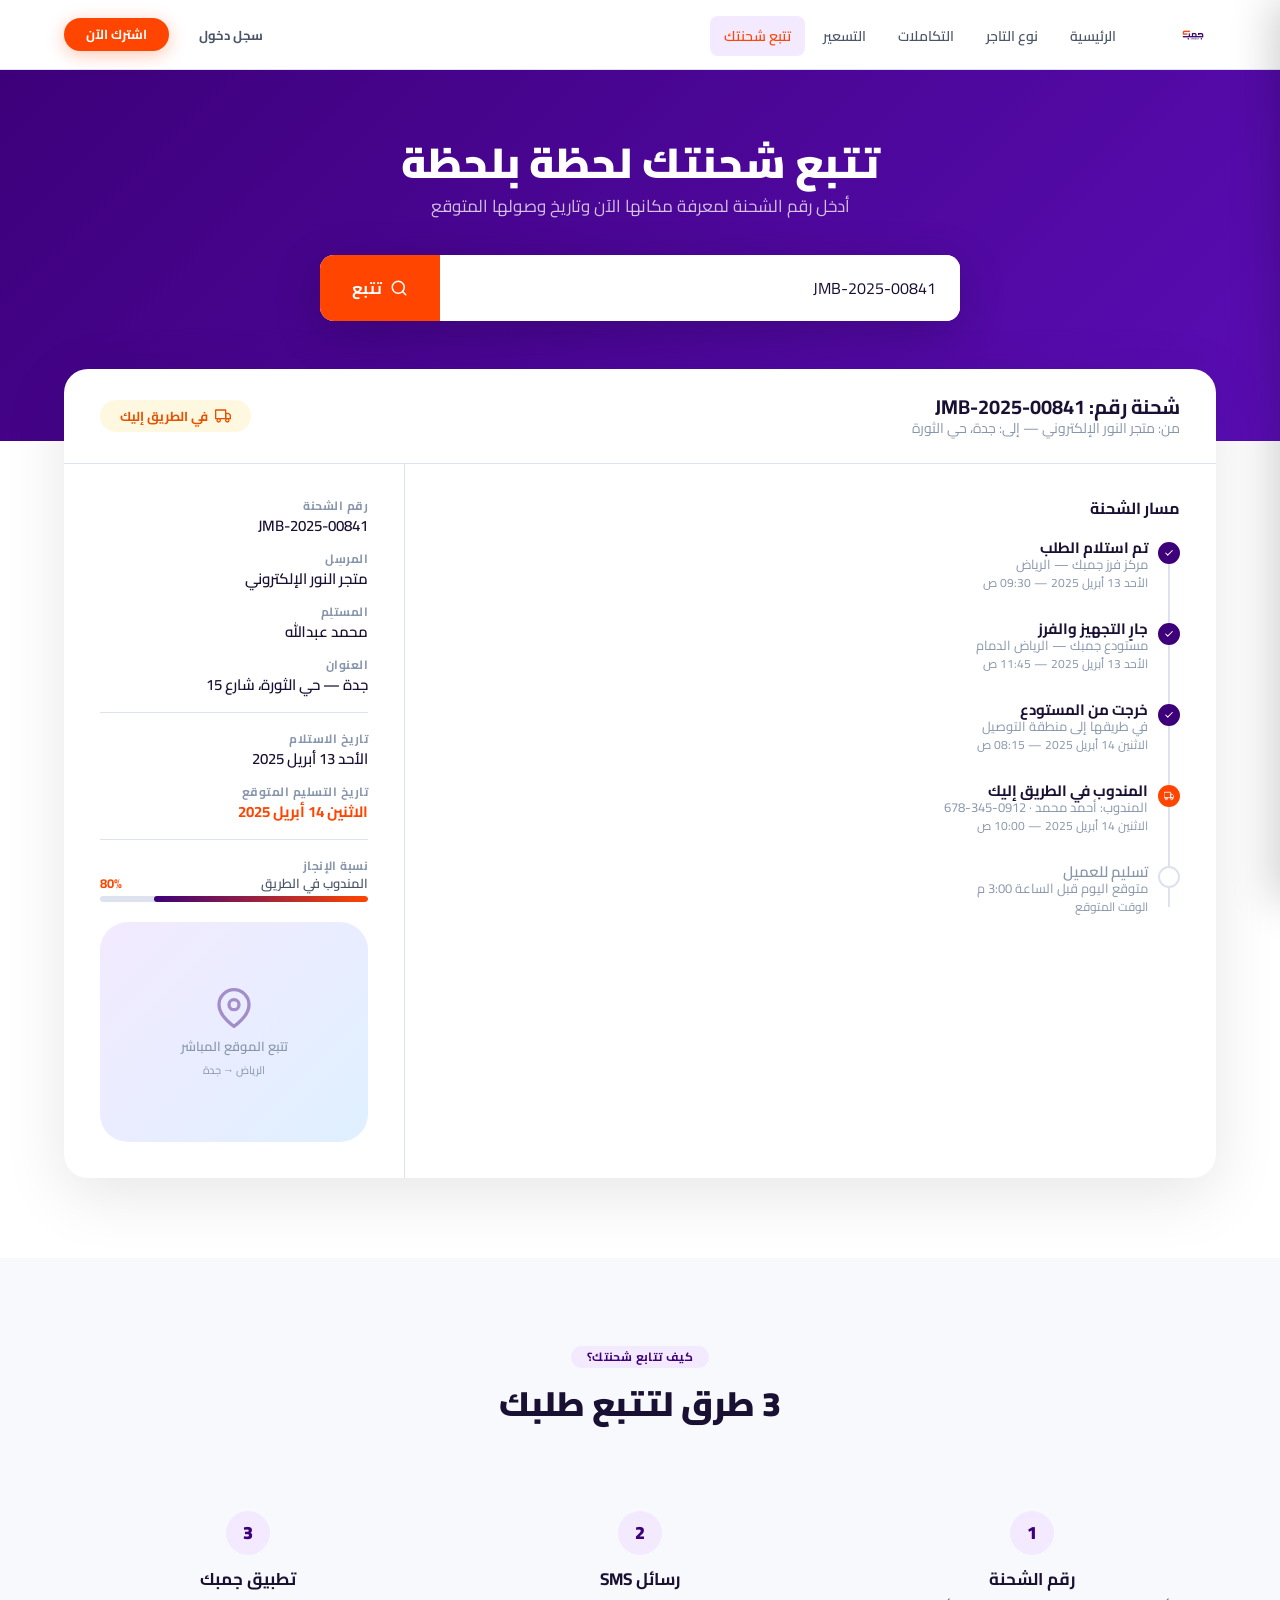
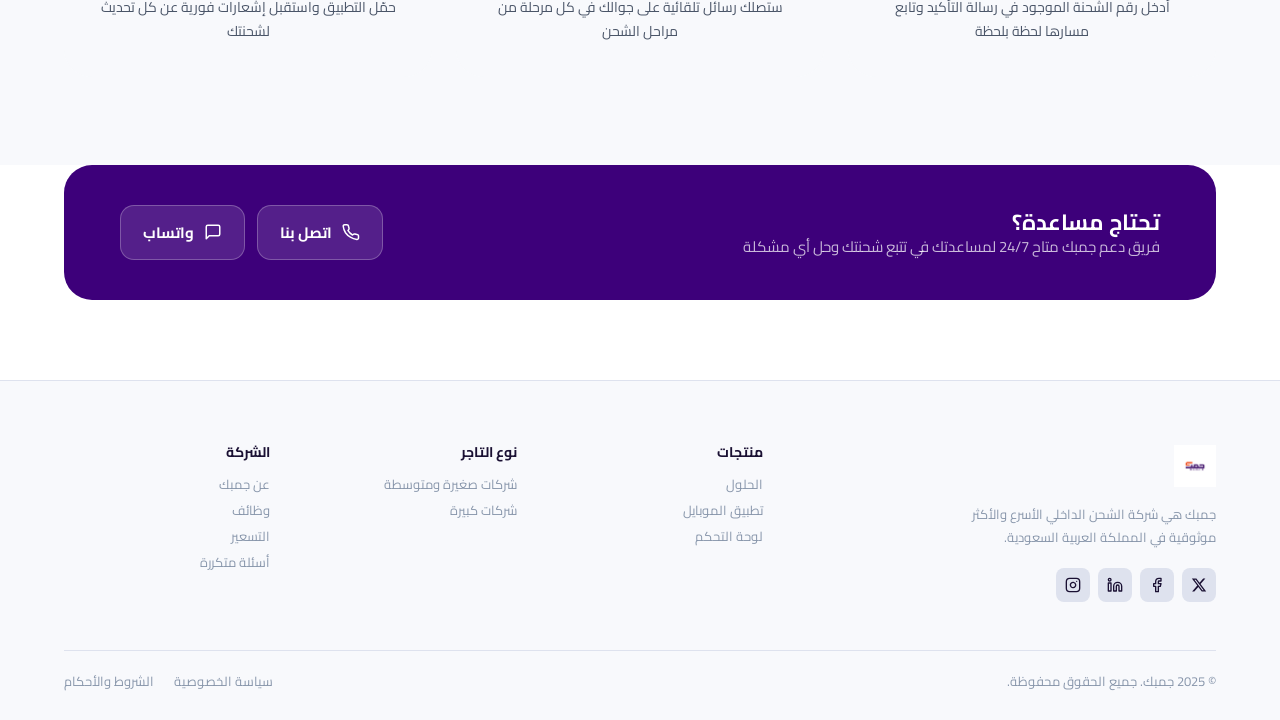
<file: tracking.html>
<!DOCTYPE html>
<html lang="ar" dir="rtl">
<head>
  <meta charset="UTF-8"/>
  <meta name="viewport" content="width=device-width, initial-scale=1.0"/>
  <title>تتبع شحنتك | جمبك</title>
  <link rel="preconnect" href="https://fonts.googleapis.com"/>
  <link rel="preconnect" href="https://fonts.gstatic.com" crossorigin/>
  <link href="https://fonts.googleapis.com/css2?family=Cairo:wght@400;500;600;700;900&display=swap" rel="stylesheet"/>
  <link rel="stylesheet" href="base.css"/>

  <svg style="display:none" aria-hidden="true" xmlns="http://www.w3.org/2000/svg">
    <defs>
      <symbol id="ic-check"     viewBox="0 0 24 24" fill="none" stroke="currentColor" stroke-width="2.5" stroke-linecap="round" stroke-linejoin="round"><polyline points="20 6 9 17 4 12"/></symbol>
      <symbol id="ic-truck"     viewBox="0 0 24 24" fill="none" stroke="currentColor" stroke-width="2"   stroke-linecap="round" stroke-linejoin="round"><rect x="1" y="3" width="15" height="13"/><polygon points="16 8 20 8 23 11 23 16 16 16 16 8"/><circle cx="5.5" cy="18.5" r="2.5"/><circle cx="18.5" cy="18.5" r="2.5"/></symbol>
      <symbol id="ic-package"   viewBox="0 0 24 24" fill="none" stroke="currentColor" stroke-width="2"   stroke-linecap="round" stroke-linejoin="round"><path d="M21 16V8a2 2 0 0 0-1-1.73l-7-4a2 2 0 0 0-2 0l-7 4A2 2 0 0 0 3 8v8a2 2 0 0 0 1 1.73l7 4a2 2 0 0 0 2 0l7-4A2 2 0 0 0 21 16z"/><polyline points="3.27 6.96 12 12.01 20.73 6.96"/><line x1="12" y1="22.08" x2="12" y2="12"/></symbol>
      <symbol id="ic-map-pin"   viewBox="0 0 24 24" fill="none" stroke="currentColor" stroke-width="2"   stroke-linecap="round" stroke-linejoin="round"><path d="M21 10c0 7-9 13-9 13s-9-6-9-13a9 9 0 0 1 18 0z"/><circle cx="12" cy="10" r="3"/></symbol>
      <symbol id="ic-warehouse" viewBox="0 0 24 24" fill="none" stroke="currentColor" stroke-width="2"   stroke-linecap="round" stroke-linejoin="round"><path d="M3 9l9-7 9 7v11a2 2 0 0 1-2 2H5a2 2 0 0 1-2-2z"/><polyline points="9 22 9 12 15 12 15 22"/></symbol>
      <symbol id="ic-home"      viewBox="0 0 24 24" fill="none" stroke="currentColor" stroke-width="2"   stroke-linecap="round" stroke-linejoin="round"><path d="M3 9l9-7 9 7v11a2 2 0 0 1-2 2H5a2 2 0 0 1-2-2z"/><polyline points="9 22 9 12 15 12 15 22"/></symbol>
      <symbol id="ic-search"    viewBox="0 0 24 24" fill="none" stroke="currentColor" stroke-width="2"   stroke-linecap="round" stroke-linejoin="round"><circle cx="11" cy="11" r="8"/><line x1="21" y1="21" x2="16.65" y2="16.65"/></symbol>
      <symbol id="ic-phone"     viewBox="0 0 24 24" fill="none" stroke="currentColor" stroke-width="2"   stroke-linecap="round" stroke-linejoin="round"><path d="M22 16.92v3a2 2 0 0 1-2.18 2 19.79 19.79 0 0 1-8.63-3.07A19.5 19.5 0 0 1 4.69 13a19.79 19.79 0 0 1-3.07-8.67A2 2 0 0 1 3.6 2.18h3a2 2 0 0 1 2 1.72c.127.96.361 1.903.7 2.81a2 2 0 0 1-.45 2.11L7.91 9.91a16 16 0 0 0 6.09 6.09l1.05-.87a2 2 0 0 1 2.11-.45c.907.339 1.85.573 2.81.7A2 2 0 0 1 22 16.92z"/></symbol>
      <symbol id="ic-x"   viewBox="0 0 24 24" fill="currentColor"><path d="M18.244 2.25h3.308l-7.227 8.26 8.502 11.24H16.17l-5.214-6.817L4.99 21.75H1.68l7.73-8.835L1.254 2.25H8.08l4.713 6.231zm-1.161 17.52h1.833L7.084 4.126H5.117z"/></symbol>
      <symbol id="ic-fb"  viewBox="0 0 24 24" fill="none" stroke="currentColor" stroke-width="2" stroke-linecap="round" stroke-linejoin="round"><path d="M18 2h-3a5 5 0 0 0-5 5v3H7v4h3v8h4v-8h3l1-4h-4V7a1 1 0 0 1 1-1h3z"/></symbol>
      <symbol id="ic-li"  viewBox="0 0 24 24" fill="none" stroke="currentColor" stroke-width="2" stroke-linecap="round" stroke-linejoin="round"><path d="M16 8a6 6 0 0 1 6 6v7h-4v-7a2 2 0 0 0-4 0v7H10v-7a6 6 0 0 1 6-6z"/><rect x="2" y="9" width="4" height="12"/><circle cx="4" cy="4" r="2"/></symbol>
      <symbol id="ic-ig"  viewBox="0 0 24 24" fill="none" stroke="currentColor" stroke-width="2" stroke-linecap="round" stroke-linejoin="round"><rect x="2" y="2" width="20" height="20" rx="5"/><path d="M16 11.37A4 4 0 1 1 12.63 8 4 4 0 0 1 16 11.37z"/><line x1="17.5" y1="6.5" x2="17.51" y2="6.5"/></symbol>
    </defs>
  </svg>

  <style>
    /* ── HERO ── */
    .track-hero {
      background: linear-gradient(135deg, var(--purple) 0%, var(--purple-mid) 100%);
      padding: 72px 64px 120px;
      text-align: center;
    }
    .track-hero h1 { font-size: 42px; font-weight: 900; color: var(--white); margin-bottom: 14px; }
    .track-hero p  { font-size: 17px; color: rgba(255,255,255,.75); margin-bottom: 40px; }
    .track-search-box {
      max-width: 640px; margin: 0 auto;
      display: flex; gap: 0;
      background: var(--white); border-radius: 14px;
      box-shadow: 0 12px 48px rgba(0,0,0,.2);
      overflow: hidden;
    }
    .track-search-box input {
      flex: 1; padding: 18px 24px;
      border: none; outline: none;
      font-family: 'Cairo', sans-serif; font-size: 16px; color: var(--text);
    }
    .track-search-box input::placeholder { color: var(--text-light); }
    .track-search-box button {
      padding: 18px 32px; background: var(--orange); border: none;
      color: var(--white); font-family: 'Cairo', sans-serif; font-size: 16px; font-weight: 700;
      cursor: pointer; display: flex; align-items: center; gap: 8px;
      transition: background var(--transition);
    }
    .track-search-box button:hover { background: var(--orange-dim); }
    .track-search-box button svg { width: 18px; height: 18px; }

    /* ── RESULT CARD ── */
    .result-section { padding: 0 64px; margin-top: -72px; margin-bottom: 80px; }
    .result-card {
      background: var(--white); border-radius: 24px;
      box-shadow: 0 16px 64px rgba(0,0,0,.1);
      overflow: hidden;
    }
    .result-header {
      padding: 28px 36px;
      display: flex; align-items: center; justify-content: space-between;
      border-bottom: 1px solid var(--gray-mid);
      flex-wrap: wrap; gap: 16px;
    }
    .result-header-left h3 { font-size: 20px; font-weight: 700; color: var(--text); margin-bottom: 4px; }
    .result-header-left p  { font-size: 14px; color: var(--text-light); }
    .status-pill {
      padding: 8px 20px; border-radius: 30px;
      font-size: 13px; font-weight: 700;
      display: flex; align-items: center; gap: 7px;
    }
    .status-pill svg { width: 16px; height: 16px; }
    .status-pill.transit { background: #fff8e1; color: #e65100; }
    .status-pill.delivered { background: var(--green-light); color: var(--green); }
    .status-pill.pending   { background: var(--purple-light); color: var(--purple); }

    .result-body { display: grid; grid-template-columns: 1fr 340px; }
    .result-timeline { padding: 36px 36px 36px 0; border-left: 1px solid var(--gray-mid); }
    .result-info     { padding: 36px; }

    /* timeline */
    .tl { position: relative; padding-right: 32px; }
    .tl::before { content:''; position:absolute; right:10px; top:6px; bottom:6px; width:2px; background:var(--gray-mid); }
    .tl-item { position: relative; margin-bottom: 32px; }
    .tl-item:last-child { margin-bottom: 0; }
    .tl-dot {
      position: absolute; right: -32px; top: 2px;
      width: 22px; height: 22px; border-radius: 50%;
      background: var(--white); border: 2px solid var(--gray-mid);
      display: flex; align-items: center; justify-content: center;
    }
    .tl-dot svg { width: 10px; height: 10px; display: none; }
    .tl-dot.done   { background: var(--purple); border-color: var(--purple); }
    .tl-dot.done svg { display: block; color: var(--white); }
    .tl-dot.active { background: var(--orange); border-color: var(--orange); animation: tl-pulse 1.6s ease-in-out infinite; }
    .tl-dot.active svg { display: block; color: var(--white); }
    @keyframes tl-pulse { 0%,100%{box-shadow:0 0 0 0 rgba(255,69,0,.35)} 50%{box-shadow:0 0 0 8px rgba(255,69,0,0)} }
    .tl-content h4 { font-size: 15px; font-weight: 700; color: var(--text); margin-bottom: 3px; }
    .tl-content p  { font-size: 13px; color: var(--text-light); margin-bottom: 2px; }
    .tl-content .tl-time { font-size: 12px; color: var(--text-light); }
    .tl-item.future .tl-content h4 { color: var(--text-light); font-weight: 600; }

    /* info panel */
    .info-row { margin-bottom: 20px; }
    .info-row label { font-size: 12px; font-weight: 700; color: var(--text-light); text-transform: uppercase; letter-spacing: .5px; display: block; margin-bottom: 5px; }
    .info-row span  { font-size: 15px; font-weight: 600; color: var(--text); }
    .info-divider   { border: none; border-top: 1px solid var(--gray-mid); margin: 20px 0; }
    .progress-bar-wrap { margin-top: 4px; }
    .progress-track { height: 6px; background: var(--gray-mid); border-radius: 10px; overflow: hidden; }
    .progress-fill  { height: 100%; border-radius: 10px; background: linear-gradient(90deg, var(--purple), var(--orange)); transition: width .8s ease; }

    /* map placeholder */
    .map-placeholder {
      background: linear-gradient(135deg, var(--purple-light) 0%, #dff0ff 100%);
      border-radius: var(--radius-xl); height: 220px;
      display: flex; flex-direction: column; align-items: center; justify-content: center; gap: 12px;
      margin-top: 20px;
    }
    .map-placeholder svg { width: 40px; height: 40px; color: var(--purple); opacity: .4; }
    .map-placeholder p { font-size: 13px; color: var(--text-light); font-weight: 600; }

    /* ── HOW TO TRACK ── */
    .how-grid { display: grid; grid-template-columns: repeat(3,1fr); gap: 24px; }
    .how-card { padding: 32px 24px; text-align: center; }
    .how-card .num { width: 44px; height: 44px; border-radius: 50%; background: var(--purple-light); color: var(--purple); font-size: 18px; font-weight: 900; display: flex; align-items: center; justify-content: center; margin: 0 auto 16px; }
    .how-card h3 { font-size: 17px; font-weight: 700; margin-bottom: 8px; }
    .how-card p  { font-size: 14px; color: var(--text-mid); line-height: 1.7; }

    /* ── SUPPORT STRIP ── */
    .support-strip {
      display: flex; align-items: center; justify-content: space-between; gap: 32px;
      background: var(--purple); border-radius: var(--radius-xl);
      padding: 40px 56px; margin: 0 64px 80px;
    }
    .support-strip h3 { font-size: 22px; font-weight: 700; color: var(--white); margin-bottom: 6px; }
    .support-strip p  { font-size: 15px; color: rgba(255,255,255,.72); }
    .support-strip .sup-btn {
      display: flex; align-items: center; gap: 10px;
      background: rgba(255,255,255,.12); border: 1.5px solid rgba(255,255,255,.25);
      border-radius: var(--radius-md); padding: 12px 22px; color: var(--white);
      font-size: 15px; font-weight: 700; font-family: 'Cairo', sans-serif; cursor: pointer;
      transition: var(--transition); white-space: nowrap;
    }
    .support-strip .sup-btn:hover { background: var(--orange); border-color: var(--orange); }
    .support-strip .sup-btn svg { width: 18px; height: 18px; }

    @media(max-width:1024px){
      .track-hero { padding: 56px 28px 100px; }
      .result-section { padding: 0 28px; }
      .result-body { grid-template-columns: 1fr; }
      .result-timeline { border-left: none; border-bottom: 1px solid var(--gray-mid); padding: 28px; }
      .result-info { padding: 28px; }
      .how-grid { grid-template-columns: 1fr; }
      .support-strip { flex-direction: column; text-align: center; margin: 0 28px 60px; padding: 36px 28px; }
    }
  </style>
</head>
<body>

<!-- NAVBAR -->
<nav class="nav">
  <div class="nav-logo"><img src="جمبك.jpg" alt="جمبك"/></div>
  <ul class="nav-links">
    <li><a href="index.html">الرئيسية</a></li>
    <li><a href="merchant.html">نوع التاجر</a></li>
    <li><a href="integrations.html">التكاملات</a></li>
    <li><a href="pricing.html">التسعير</a></li>
    <li><a href="tracking.html" class="active highlight">تتبع شحنتك</a></li>
  </ul>
  <div class="nav-actions">
    <button class="btn btn-ghost btn-sm">سجل دخول</button>
    <a href="#" class="btn btn-primary btn-sm btn-pill">اشترك الآن</a>
  </div>
</nav>

<!-- TRACK HERO -->
<div class="track-hero">
  <h1>تتبع شحنتك لحظة بلحظة</h1>
  <p>أدخل رقم الشحنة لمعرفة مكانها الآن وتاريخ وصولها المتوقع</p>
  <div class="track-search-box">
    <input type="text" id="trackInput" placeholder="أدخل رقم الشحنة... مثال: JMB-2025-00841" value="JMB-2025-00841"/>
    <button onclick="doTrack()">
      <svg><use href="#ic-search"/></svg>
      تتبع
    </button>
  </div>
</div>

<!-- RESULT CARD -->
<div class="result-section" id="resultSection">
  <div class="result-card">

    <div class="result-header">
      <div class="result-header-left">
        <h3>شحنة رقم: JMB-2025-00841</h3>
        <p>من: متجر النور الإلكتروني — إلى: جدة، حي الثورة</p>
      </div>
      <span class="status-pill transit">
        <svg><use href="#ic-truck"/></svg>
        في الطريق إليك
      </span>
    </div>

    <div class="result-body">
      <!-- Timeline -->
      <div class="result-timeline">
        <h4 style="font-size:16px;font-weight:700;margin-bottom:24px;color:var(--text)">مسار الشحنة</h4>
        <div class="tl">

          <div class="tl-item">
            <div class="tl-dot done"><svg><use href="#ic-check"/></svg></div>
            <div class="tl-content">
              <h4>تم استلام الطلب</h4>
              <p>مركز فرز جمبك — الرياض</p>
              <span class="tl-time">الأحد 13 أبريل 2025 — 09:30 ص</span>
            </div>
          </div>

          <div class="tl-item">
            <div class="tl-dot done"><svg><use href="#ic-check"/></svg></div>
            <div class="tl-content">
              <h4>جارٍ التجهيز والفرز</h4>
              <p>مستودع جمبك — الرياض الدمام</p>
              <span class="tl-time">الأحد 13 أبريل 2025 — 11:45 ص</span>
            </div>
          </div>

          <div class="tl-item">
            <div class="tl-dot done"><svg><use href="#ic-check"/></svg></div>
            <div class="tl-content">
              <h4>خرجت من المستودع</h4>
              <p>في طريقها إلى منطقة التوصيل</p>
              <span class="tl-time">الاثنين 14 أبريل 2025 — 08:15 ص</span>
            </div>
          </div>

          <div class="tl-item">
            <div class="tl-dot active"><svg><use href="#ic-truck"/></svg></div>
            <div class="tl-content">
              <h4>المندوب في الطريق إليك</h4>
              <p>المندوب: أحمد محمد · 0912-345-678</p>
              <span class="tl-time">الاثنين 14 أبريل 2025 — 10:00 ص</span>
            </div>
          </div>

          <div class="tl-item future">
            <div class="tl-dot"><svg><use href="#ic-home"/></svg></div>
            <div class="tl-content">
              <h4>تسليم للعميل</h4>
              <p>متوقع اليوم قبل الساعة 3:00 م</p>
              <span class="tl-time">الوقت المتوقع</span>
            </div>
          </div>

        </div>
      </div>

      <!-- Info Panel -->
      <div class="result-info">
        <div class="info-row">
          <label>رقم الشحنة</label>
          <span>JMB-2025-00841</span>
        </div>
        <div class="info-row">
          <label>المرسِل</label>
          <span>متجر النور الإلكتروني</span>
        </div>
        <div class="info-row">
          <label>المستلِم</label>
          <span>محمد عبدالله</span>
        </div>
        <div class="info-row">
          <label>العنوان</label>
          <span>جدة — حي الثورة، شارع 15</span>
        </div>
        <hr class="info-divider"/>
        <div class="info-row">
          <label>تاريخ الاستلام</label>
          <span>الأحد 13 أبريل 2025</span>
        </div>
        <div class="info-row">
          <label>تاريخ التسليم المتوقع</label>
          <span style="color:var(--orange);font-weight:700">الاثنين 14 أبريل 2025</span>
        </div>
        <hr class="info-divider"/>
        <div class="info-row">
          <label>نسبة الإنجاز</label>
          <div class="progress-bar-wrap">
            <div style="display:flex;justify-content:space-between;margin-bottom:6px">
              <span style="font-size:13px;color:var(--text-mid)">المندوب في الطريق</span>
              <span style="font-size:13px;font-weight:700;color:var(--orange)">80%</span>
            </div>
            <div class="progress-track">
              <div class="progress-fill" style="width:80%"></div>
            </div>
          </div>
        </div>

        <div class="map-placeholder">
          <svg viewBox="0 0 24 24" fill="none" stroke="currentColor" stroke-width="2" stroke-linecap="round" stroke-linejoin="round"><use href="#ic-map-pin"/></svg>
          <p>تتبع الموقع المباشر</p>
          <span style="font-size:11px;color:var(--text-light)">الرياض → جدة</span>
        </div>
      </div>
    </div>

  </div>
</div>

<!-- HOW TO TRACK -->
<section class="section bg-gray">
  <div class="sec-header center">
    <span class="sec-tag purple">كيف تتابع شحنتك؟</span>
    <h2 class="sec-title">3 طرق لتتبع طلبك</h2>
  </div>
  <div class="how-grid">
    <div class="how-card card flat">
      <div class="num">1</div>
      <h3>رقم الشحنة</h3>
      <p>أدخل رقم الشحنة الموجود في رسالة التأكيد وتابع مسارها لحظة بلحظة</p>
    </div>
    <div class="how-card card flat">
      <div class="num">2</div>
      <h3>رسائل SMS</h3>
      <p>ستصلك رسائل تلقائية على جوالك في كل مرحلة من مراحل الشحن</p>
    </div>
    <div class="how-card card flat">
      <div class="num">3</div>
      <h3>تطبيق جمبك</h3>
      <p>حمّل التطبيق واستقبل إشعارات فورية عن كل تحديث لشحنتك</p>
    </div>
  </div>
</section>

<!-- SUPPORT STRIP -->
<div class="support-strip">
  <div>
    <h3>تحتاج مساعدة؟</h3>
    <p>فريق دعم جمبك متاح 24/7 لمساعدتك في تتبع شحنتك وحل أي مشكلة</p>
  </div>
  <div style="display:flex;gap:12px;flex-wrap:wrap;justify-content:center">
    <button class="sup-btn">
      <svg><use href="#ic-phone"/></svg>
      اتصل بنا
    </button>
    <button class="sup-btn">
      <svg viewBox="0 0 24 24" fill="none" stroke="currentColor" stroke-width="2" stroke-linecap="round" stroke-linejoin="round" width="18" height="18"><path d="M21 15a2 2 0 0 1-2 2H7l-4 4V5a2 2 0 0 1 2-2h14a2 2 0 0 1 2 2z"/></svg>
      واتساب
    </button>
  </div>
</div>

<!-- FOOTER -->
<footer class="site-footer">
  <div class="footer-grid">
    <div class="footer-brand">
      <img src="جمبك.jpg" alt="جمبك"/>
      <p>جمبك هي شركة الشحن الداخلي الأسرع والأكثر موثوقية في المملكة العربية السعودية.</p>
      <div class="social-row">
        <a href="#" class="social-btn"><svg><use href="#ic-x"/></svg></a>
        <a href="#" class="social-btn"><svg><use href="#ic-fb"/></svg></a>
        <a href="#" class="social-btn"><svg><use href="#ic-li"/></svg></a>
        <a href="#" class="social-btn"><svg><use href="#ic-ig"/></svg></a>
      </div>
    </div>
    <div class="footer-col"><h4>منتجات</h4><ul><li><a href="#">الحلول</a></li><li><a href="#">تطبيق الموبايل</a></li><li><a href="#">لوحة التحكم</a></li></ul></div>
    <div class="footer-col"><h4>نوع التاجر</h4><ul><li><a href="merchant.html">شركات صغيرة ومتوسطة</a></li><li><a href="merchant.html">شركات كبيرة</a></li></ul></div>
    <div class="footer-col"><h4>الشركة</h4><ul><li><a href="#">عن جمبك</a></li><li><a href="#">وظائف</a></li><li><a href="pricing.html">التسعير</a></li><li><a href="#">أسئلة متكررة</a></li></ul></div>
  </div>
  <div class="footer-bottom">
    <p>© 2025 جمبك. جميع الحقوق محفوظة.</p>
    <div class="footer-btm-links"><a href="#">سياسة الخصوصية</a><a href="#">الشروط والأحكام</a></div>
  </div>
</footer>

<script>
function doTrack(){
  const v = document.getElementById('trackInput').value.trim();
  if(v){ document.getElementById('resultSection').scrollIntoView({behavior:'smooth',block:'start'}); }
}
document.getElementById('trackInput').addEventListener('keydown', e=>{ if(e.key==='Enter') doTrack(); });
</script>
<script src="nav.js"></script>
</body>
</html>
</file>
<file: base.css>
/* ============================================================
   JAMBAK — base.css  (shared across all pages)
   Brand: Purple #3D007A · Orange #FF4500 · Yellow #FFA500
   ============================================================ */

/* ── RESET & VARS ─────────────────────────────────────────── */
*, *::before, *::after { margin: 0; padding: 0; box-sizing: border-box; }

:root {
  --purple:        #3D007A;
  --purple-mid:    #5A0DB5;
  --purple-light:  #F3EAFF;
  --purple-dim:    #2A0055;
  --orange:        #FF4500;
  --orange-light:  #FFF0EB;
  --orange-dim:    #D93A00;
  --yellow:        #FFA500;
  --white:         #FFFFFF;
  --bg:            #F8F9FC;
  --gray:          #F0F2F7;
  --gray-mid:      #DEE2EE;
  --text:          #1A1033;
  --text-mid:      #4A5568;
  --text-light:    #8896AB;
  --green:         #2E7D32;
  --green-light:   #E8F5E9;
  --radius-sm:     8px;
  --radius-md:     14px;
  --radius-lg:     20px;
  --radius-xl:     28px;
  --shadow-sm:     0 2px 8px rgba(0,0,0,.06);
  --shadow-md:     0 6px 24px rgba(0,0,0,.09);
  --shadow-lg:     0 12px 48px rgba(0,0,0,.12);
  --transition:    .22s ease;
}

html { scroll-behavior: smooth; }
body { font-family: 'Cairo', sans-serif; direction: rtl; color: var(--text); background: var(--white); overflow-x: hidden; line-height: 1; }
a { text-decoration: none; color: inherit; }
img { max-width: 100%; display: block; }
button { font-family: 'Cairo', sans-serif; cursor: pointer; }
ul { list-style: none; }

/* ── TYPOGRAPHY SCALE ─────────────────────────────────────── */
.t-display { font-size: 48px; font-weight: 900; line-height: 1.2; }
.t-h1      { font-size: 36px; font-weight: 900; line-height: 1.3; }
.t-h2      { font-size: 28px; font-weight: 700; line-height: 1.35; }
.t-body    { font-size: 16px; line-height: 1.75; }
.t-small   { font-size: 14px; line-height: 1.65; }
.t-xs      { font-size: 12px; line-height: 1.5; }
.c-purple  { color: var(--purple); }
.c-orange  { color: var(--orange); }
.c-mid     { color: var(--text-mid); }
.c-light   { color: var(--text-light); }
.c-white   { color: var(--white); }

/* ── SECTION HELPERS ──────────────────────────────────────── */
.section        { padding: 88px 64px; }
.section.bg-gray   { background: var(--bg); }
.section.bg-purple { background: var(--purple); }
.section.bg-dark   { background: var(--purple-dim); }

.sec-header { margin-bottom: 52px; }
.sec-header.center { text-align: center; }
.sec-header.center .sec-sub { margin: 0 auto; }

.sec-tag {
  display: inline-block;
  padding: 5px 16px; border-radius: 30px;
  font-size: 12px; font-weight: 700; letter-spacing: .4px;
  margin-bottom: 14px;
}
.sec-tag.orange  { background: var(--orange-light); color: var(--orange); }
.sec-tag.purple  { background: var(--purple-light); color: var(--purple); }
.sec-tag.white   { background: rgba(255,255,255,.14); color: var(--white); }
.sec-tag.green   { background: var(--green-light); color: var(--green); }

.sec-title { font-size: 34px; font-weight: 900; line-height: 1.3; margin-bottom: 12px; }
.sec-title.light { color: var(--white); }
.sec-sub   { font-size: 16px; color: var(--text-mid); line-height: 1.75; max-width: 560px; }
.sec-sub.light { color: rgba(255,255,255,.72); }

/* ── BUTTONS ──────────────────────────────────────────────── */
.btn {
  display: inline-flex; align-items: center; gap: 8px;
  padding: 11px 28px; border-radius: var(--radius-md);
  font-size: 15px; font-weight: 700; font-family: 'Cairo', sans-serif;
  border: 2px solid transparent; transition: var(--transition);
  white-space: nowrap;
}
.btn svg { width: 18px; height: 18px; flex-shrink: 0; }

.btn-primary   { background: var(--orange); color: var(--white); border-color: var(--orange); box-shadow: 0 4px 18px rgba(255,69,0,.3); }
.btn-primary:hover { background: var(--orange-dim); border-color: var(--orange-dim); transform: translateY(-2px); box-shadow: 0 6px 24px rgba(255,69,0,.38); }

.btn-outline   { background: transparent; color: var(--purple); border-color: var(--purple); }
.btn-outline:hover { background: var(--purple-light); }

.btn-white     { background: var(--white); color: var(--purple); border-color: var(--white); }
.btn-white:hover { background: var(--purple-light); border-color: var(--purple-light); }

.btn-ghost     { background: transparent; color: var(--text-mid); border-color: transparent; }
.btn-ghost:hover { background: var(--gray); color: var(--purple); }

.btn-pill      { border-radius: 30px; }

.btn-lg  { padding: 14px 40px; font-size: 17px; }
.btn-sm  { padding: 8px 20px; font-size: 13px; }

/* ── ICON BOXES ───────────────────────────────────────────── */
.icon-box {
  display: flex; align-items: center; justify-content: center;
  border-radius: var(--radius-md); flex-shrink: 0;
}
.icon-box svg { display: block; }
.icon-box.sm  { width: 44px; height: 44px; }
.icon-box.md  { width: 54px; height: 54px; }
.icon-box.lg  { width: 64px; height: 64px; }
.icon-box.purple { background: var(--purple-light); color: var(--purple); }
.icon-box.orange { background: var(--orange-light); color: var(--orange); }
.icon-box.yellow { background: #FFF8E1; color: #E65100; }
.icon-box.green  { background: var(--green-light); color: var(--green); }

/* ── CARD BASE ────────────────────────────────────────────── */
.card {
  background: var(--white);
  border: 1.5px solid var(--gray-mid);
  border-radius: var(--radius-xl);
  transition: var(--transition);
}
.card:hover { box-shadow: var(--shadow-md); transform: translateY(-4px); }
.card.flat  { background: var(--bg); border-color: transparent; }
.card.flat:hover { background: var(--white); border-color: var(--gray-mid); }

/* ── STAT BOX ─────────────────────────────────────────────── */
.stat-box { text-align: center; padding: 38px 24px; background: var(--white); }
.stat-num { font-size: 46px; font-weight: 900; color: var(--purple); line-height: 1; }
.stat-num b { color: var(--orange); font-style: normal; }
.stat-lbl { font-size: 15px; color: var(--text-mid); margin-top: 8px; font-weight: 600; }

/* ── BADGE ────────────────────────────────────────────────── */
.badge { display: inline-block; padding: 3px 10px; border-radius: 20px; font-size: 11px; font-weight: 700; }
.badge.green  { background: var(--green-light); color: var(--green); }
.badge.orange { background: var(--orange-light); color: var(--orange); }
.badge.purple { background: var(--purple-light); color: var(--purple); }

/* ── NAVBAR ───────────────────────────────────────────────── */
.nav {
  position: sticky; top: 0; z-index: 999;
  background: var(--white);
  border-bottom: 1px solid var(--gray-mid);
  height: 70px;
  display: flex; align-items: center;
  padding: 0 64px;
  gap: 40px;
}
.nav-logo img  { height: 46px; object-fit: contain; }
.nav-links     { display: flex; align-items: center; gap: 4px; flex: 1; }
.nav-links a   { padding: 7px 14px; border-radius: var(--radius-sm); font-size: 14px; font-weight: 600; color: var(--text-mid); transition: var(--transition); }
.nav-links a:hover, .nav-links a.active { color: var(--purple); background: var(--purple-light); }
.nav-links .highlight { color: var(--orange) !important; }
.nav-actions   { display: flex; align-items: center; gap: 8px; flex-shrink: 0; }

/* ── FOOTER ───────────────────────────────────────────────── */
.site-footer {
  background: var(--bg);
  border-top: 1px solid var(--gray-mid);
  padding: 64px 64px 32px;
}
.footer-grid { display: grid; grid-template-columns: 2fr 1fr 1fr 1fr; gap: 40px; margin-bottom: 48px; }
.footer-brand img { height: 42px; object-fit: contain; margin-bottom: 16px; }
.footer-brand p  { font-size: 13px; color: var(--text-light); line-height: 1.75; margin-bottom: 20px; max-width: 280px; }
.social-row { display: flex; gap: 8px; }
.social-btn { width: 34px; height: 34px; border-radius: var(--radius-sm); background: var(--gray-mid); display: flex; align-items: center; justify-content: center; transition: var(--transition); }
.social-btn:hover { background: var(--orange); color: var(--white); }
.social-btn svg { width: 16px; height: 16px; }
.footer-col h4 { font-size: 14px; font-weight: 700; color: var(--text); margin-bottom: 16px; }
.footer-col li { margin-bottom: 10px; }
.footer-col a  { font-size: 13px; color: var(--text-light); transition: color var(--transition); }
.footer-col a:hover { color: var(--orange); }
.footer-bottom {
  border-top: 1px solid var(--gray-mid); padding-top: 24px;
  display: flex; align-items: center; justify-content: space-between;
}
.footer-bottom p { font-size: 13px; color: var(--text-light); }
.footer-btm-links { display: flex; gap: 20px; }
.footer-btm-links a { font-size: 13px; color: var(--text-light); }
.footer-btm-links a:hover { color: var(--purple); }

/* ── PARTNERS ROW ─────────────────────────────────────────── */
.partners-label { text-align: center; font-size: 14px; color: var(--text-light); font-weight: 600; margin-bottom: 32px; }
.partners-logos { display: flex; align-items: center; justify-content: center; gap: 44px; flex-wrap: wrap; }
.partner-item { opacity: .45; transition: opacity var(--transition); }
.partner-item:hover { opacity: .85; }
.partner-item svg { height: 28px; width: auto; }

/* ── FORM ELEMENTS ────────────────────────────────────────── */
.input-field {
  width: 100%;
  padding: 13px 18px;
  border: 2px solid var(--gray-mid);
  border-radius: var(--radius-md);
  font-family: 'Cairo', sans-serif;
  font-size: 14px; color: var(--text);
  outline: none; transition: border-color var(--transition);
  background: var(--white);
}
.input-field:focus { border-color: var(--purple); }
.input-field::placeholder { color: var(--text-light); }

/* ── TRACK TIMELINE ───────────────────────────────────────── */
.timeline { position: relative; padding-right: 28px; }
.timeline::before { content: ''; position: absolute; right: 11px; top: 8px; bottom: 8px; width: 2px; background: var(--gray-mid); }
.tl-step { position: relative; margin-bottom: 28px; }
.tl-dot  {
  position: absolute; right: -28px; top: 3px;
  width: 22px; height: 22px; border-radius: 50%;
  border: 3px solid var(--gray-mid); background: var(--white);
  display: flex; align-items: center; justify-content: center;
  transition: var(--transition);
}
.tl-dot.done  { background: var(--purple); border-color: var(--purple); }
.tl-dot.done svg { display: block; }
.tl-dot.active{ background: var(--orange); border-color: var(--orange); animation: pulse 1.5s ease-in-out infinite; }
.tl-dot svg   { width: 10px; height: 10px; color: var(--white); display: none; }
@keyframes pulse {
  0%,100% { box-shadow: 0 0 0 0 rgba(255,69,0,.4); }
  50%      { box-shadow: 0 0 0 8px rgba(255,69,0,0); }
}
.tl-step h4 { font-size: 15px; font-weight: 700; color: var(--text); margin-bottom: 3px; }
.tl-step p  { font-size: 13px; color: var(--text-light); }

/* ── CTA BAND ─────────────────────────────────────────────── */
.cta-band {
  background: var(--purple-light);
  border-radius: var(--radius-xl);
  padding: 60px 72px;
  display: flex; align-items: center; justify-content: space-between; gap: 40px;
  margin: 0 64px 88px;
}
.cta-band h2 { font-size: 30px; font-weight: 900; color: var(--purple); margin-bottom: 8px; }
.cta-band p  { font-size: 15px; color: var(--text-mid); }
.cta-band .trucks-svg { flex-shrink: 0; opacity: .35; }

/* ── HAMBURGER BUTTON ─────────────────────────────────────── */
.nav-hamburger {
  display: none;
  flex-direction: column; justify-content: center; align-items: center;
  gap: 5px; width: 40px; height: 40px;
  background: none; border: none; cursor: pointer;
  margin-right: auto; /* push to far left in RTL */
  padding: 4px;
}
.hb-bar {
  display: block; width: 22px; height: 2.5px;
  background: var(--purple); border-radius: 2px;
  transition: transform .22s ease, opacity .22s ease;
}

/* ── MOBILE NAV OVERLAY ───────────────────────────────────── */
.mobile-nav-overlay {
  position: fixed; top: 0; right: 0;
  width: min(320px, 88vw); height: 100vh;
  background: var(--white); z-index: 9999;
  box-shadow: -8px 0 40px rgba(0,0,0,.18);
  transform: translateX(100%);
  transition: transform .3s cubic-bezier(.4,0,.2,1);
  display: flex; flex-direction: column; overflow-y: auto;
}
.mobile-nav-overlay.open { transform: translateX(0); }

.mobile-nav-backdrop {
  position: fixed; inset: 0; z-index: 9998;
  background: rgba(0,0,0,.45);
  opacity: 0; pointer-events: none;
  transition: opacity .3s ease;
}
.mobile-nav-backdrop.open { opacity: 1; pointer-events: auto; }

.mno-header {
  display: flex; align-items: center; justify-content: space-between;
  padding: 18px 20px; border-bottom: 1px solid var(--gray-mid);
  flex-shrink: 0;
}
.mno-close {
  background: var(--gray); border: none; width: 34px; height: 34px;
  border-radius: 50%; font-size: 16px; cursor: pointer;
  display: flex; align-items: center; justify-content: center;
  color: var(--text-mid); transition: background var(--transition);
}
.mno-close:hover { background: var(--orange); color: var(--white); }

.mno-links {
  flex: 1; padding: 16px 0;
  list-style: none;
}
.mno-links > li > a,
.mno-group-label {
  display: block; padding: 12px 24px;
  font-size: 16px; font-weight: 700; color: var(--text);
  transition: color var(--transition), background var(--transition);
  border-right: 3px solid transparent;
}
.mno-links > li > a:hover,
.mno-links > li > a.active {
  color: var(--purple); background: var(--purple-light);
  border-right-color: var(--purple);
}
.mno-group-label {
  color: var(--text-light); font-size: 13px; font-weight: 800;
  text-transform: uppercase; letter-spacing: .5px;
  padding-top: 16px; cursor: default;
}
.mno-sub { list-style: none; }
.mno-sub li a {
  display: block; padding: 10px 36px;
  font-size: 14px; font-weight: 600; color: var(--text-mid);
  transition: color var(--transition);
}
.mno-sub li a:hover { color: var(--orange); }

.mno-actions {
  padding: 16px 20px 28px;
  border-top: 1px solid var(--gray-mid);
  display: flex; flex-direction: column; gap: 10px;
}
.mno-actions a {
  display: block; text-align: center;
  padding: 12px 20px; border-radius: var(--radius-md);
  font-size: 15px; font-weight: 700;
}
.mno-actions a.btn-primary { background: var(--orange); color: var(--white); }
.mno-actions a.btn-ghost,
.mno-actions a:not(.btn-primary) {
  background: var(--purple-light); color: var(--purple);
}

/* ── RESPONSIVE ───────────────────────────────────────────── */
@media (max-width: 1024px) {
  .section { padding: 60px 28px; }
  .nav { padding: 0 28px; gap: 24px; }
  .site-footer { padding: 48px 28px 24px; }
  .cta-band { margin: 0 28px 60px; padding: 40px 32px; flex-direction: column; text-align: center; }
  .footer-grid { grid-template-columns: 1fr 1fr; }
}
@media (max-width: 768px) {
  .nav-hamburger { display: flex; }
  .nav-links, .nav-actions { display: none; }
  .nav { padding: 0 20px; gap: 0; }
  .section { padding: 48px 20px; }
  .sec-title { font-size: 26px; }
  .sec-sub { font-size: 14px; }
  .stat-num { font-size: 36px; }
  .btn-lg { padding: 13px 28px; font-size: 15px; }
  .cta-band { margin: 0 20px 48px; padding: 32px 24px; }
  .cta-band h2 { font-size: 22px; }
  .footer-grid { grid-template-columns: 1fr 1fr; }
  .footer-bottom { flex-direction: column; gap: 12px; text-align: center; }
  .t-display { font-size: 30px; }
  .t-h1      { font-size: 26px; }
  .t-h2      { font-size: 22px; }
}
@media (max-width: 480px) {
  .section { padding: 40px 16px; }
  .sec-title { font-size: 22px; }
  .footer-grid { grid-template-columns: 1fr; }
  .t-display { font-size: 26px; }
}
</file>
